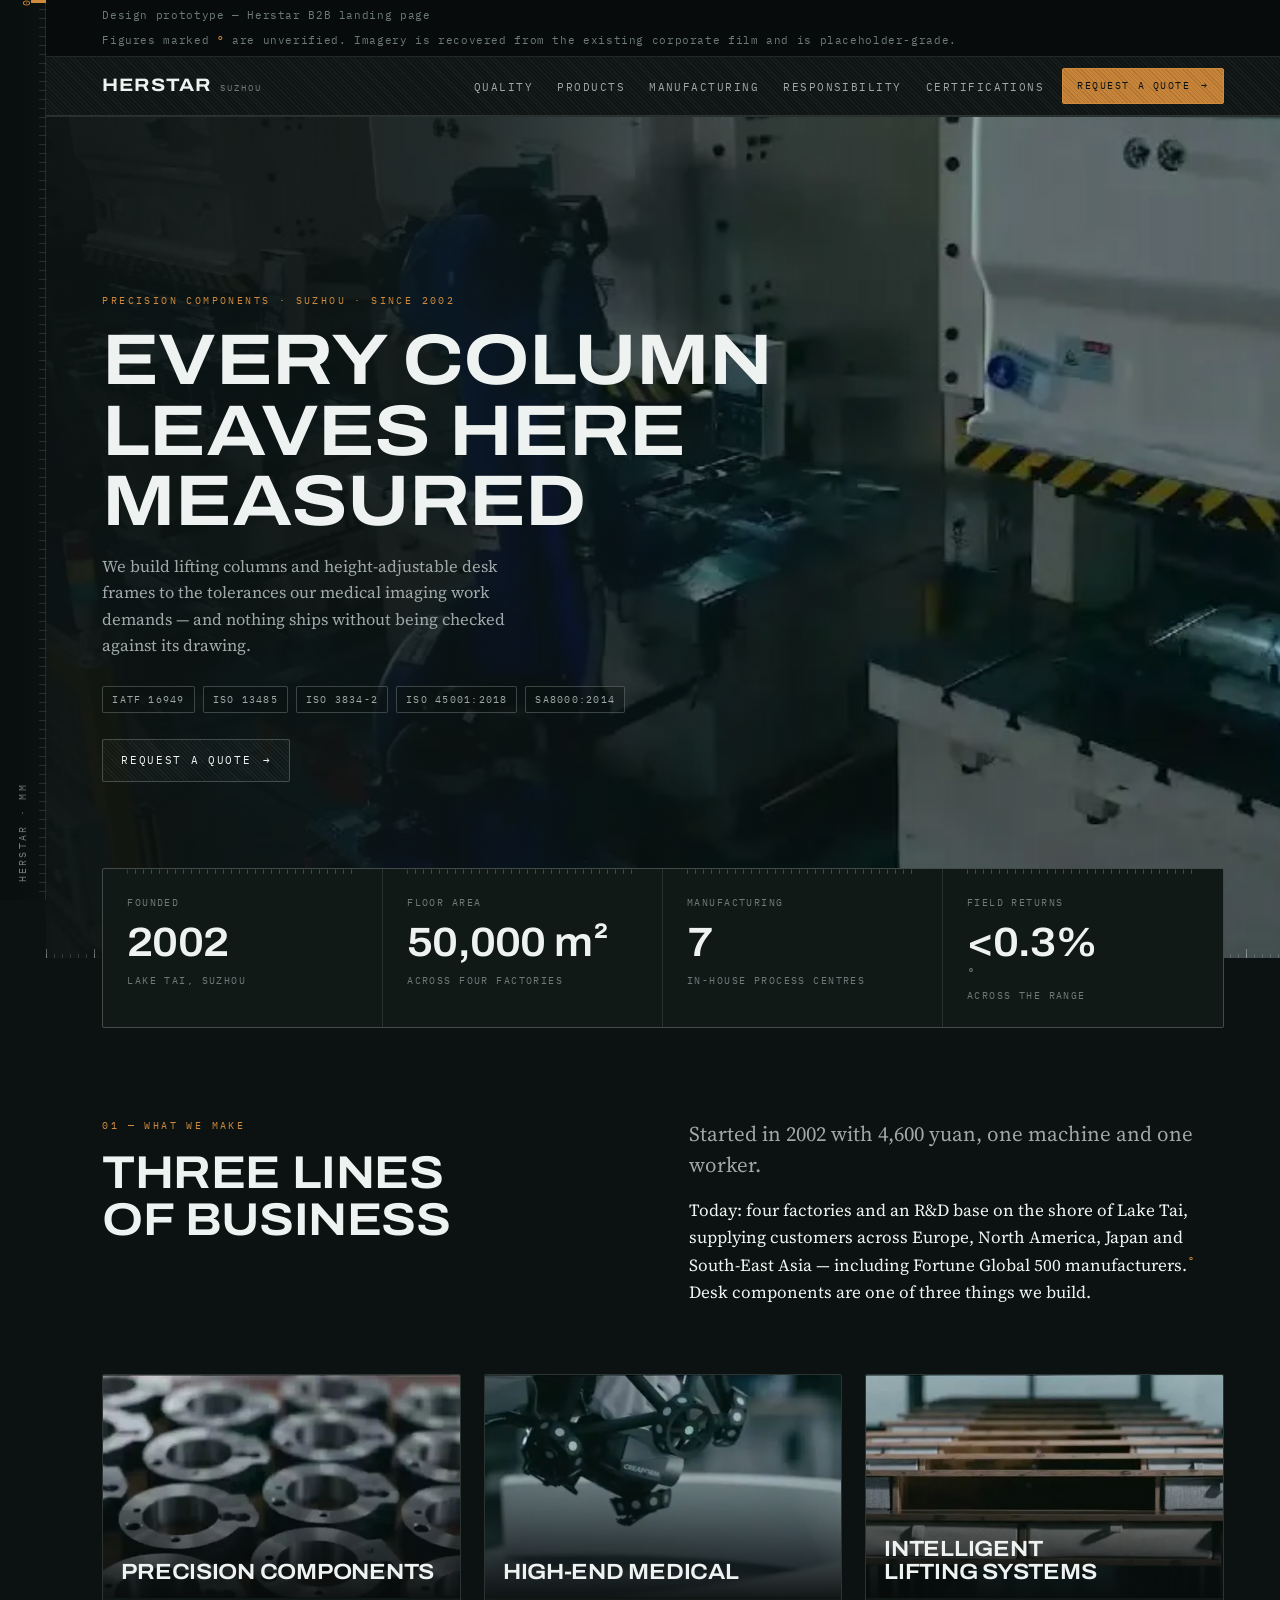
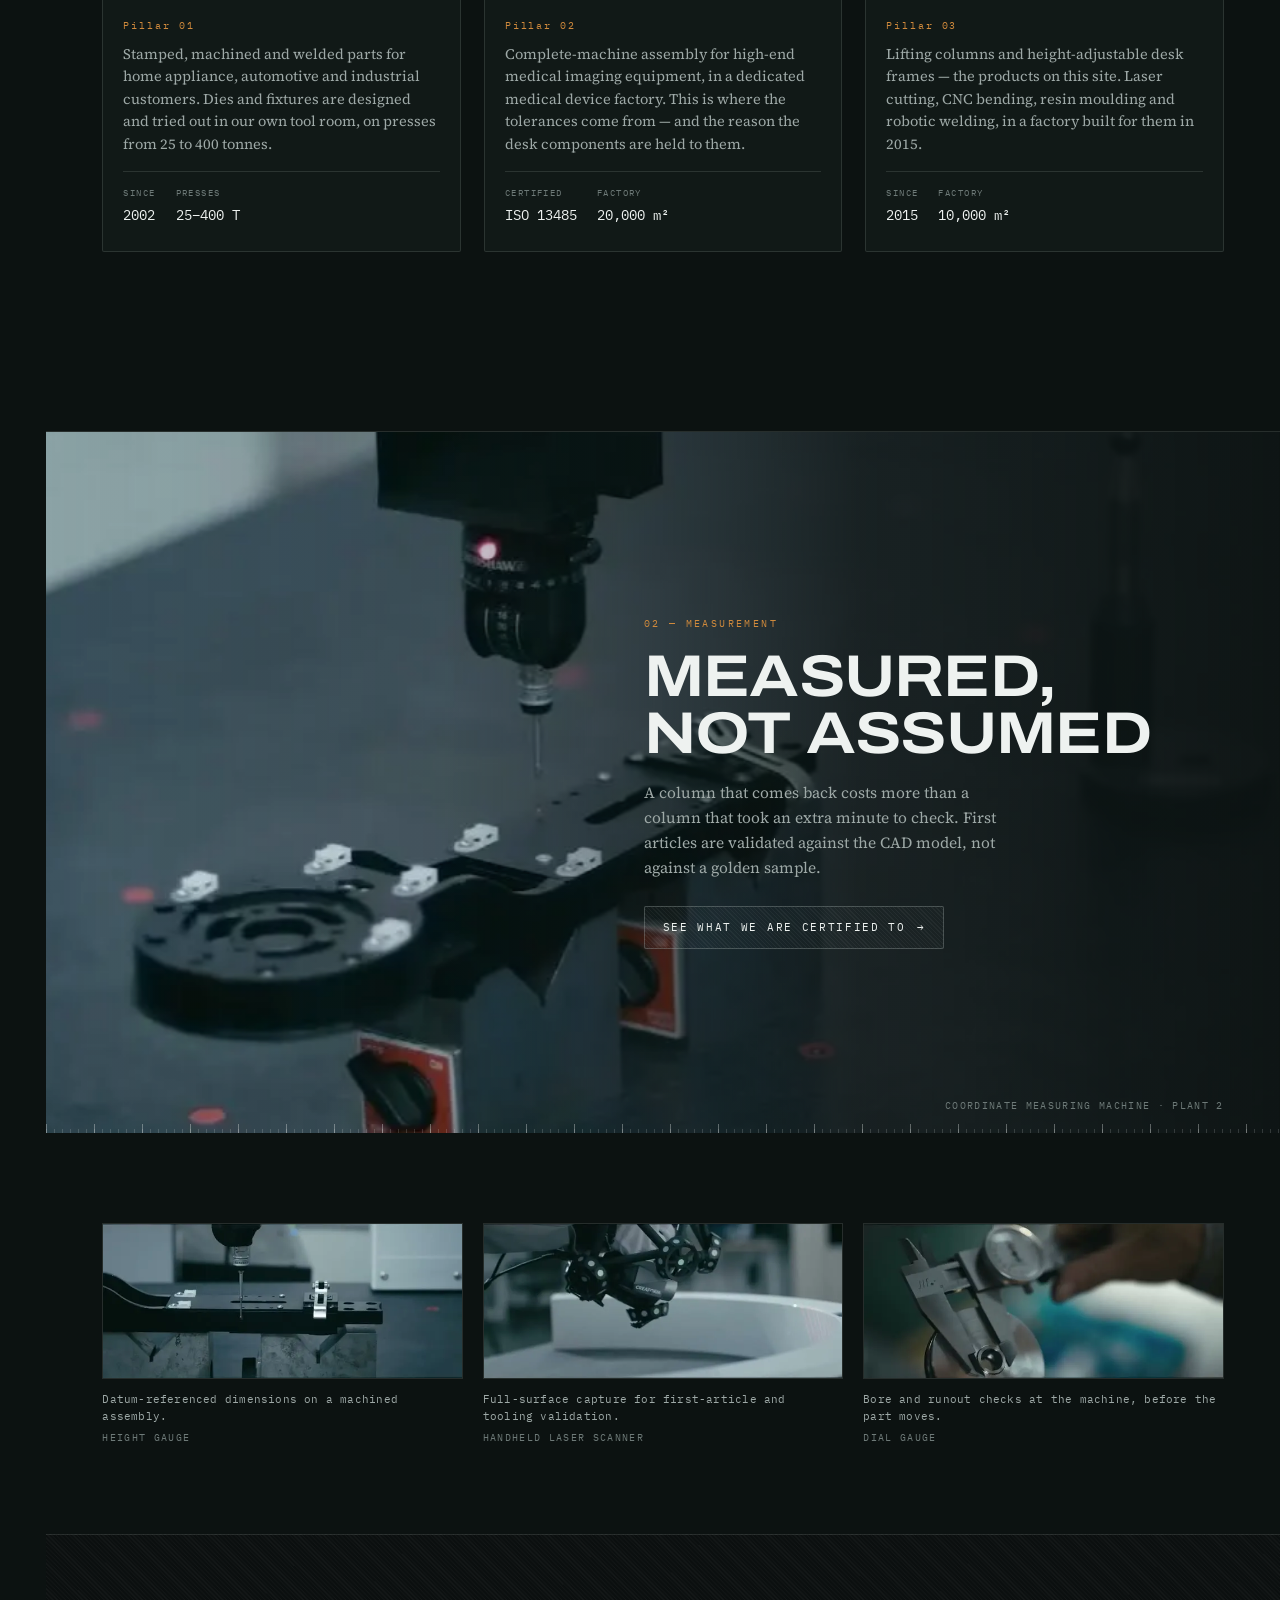
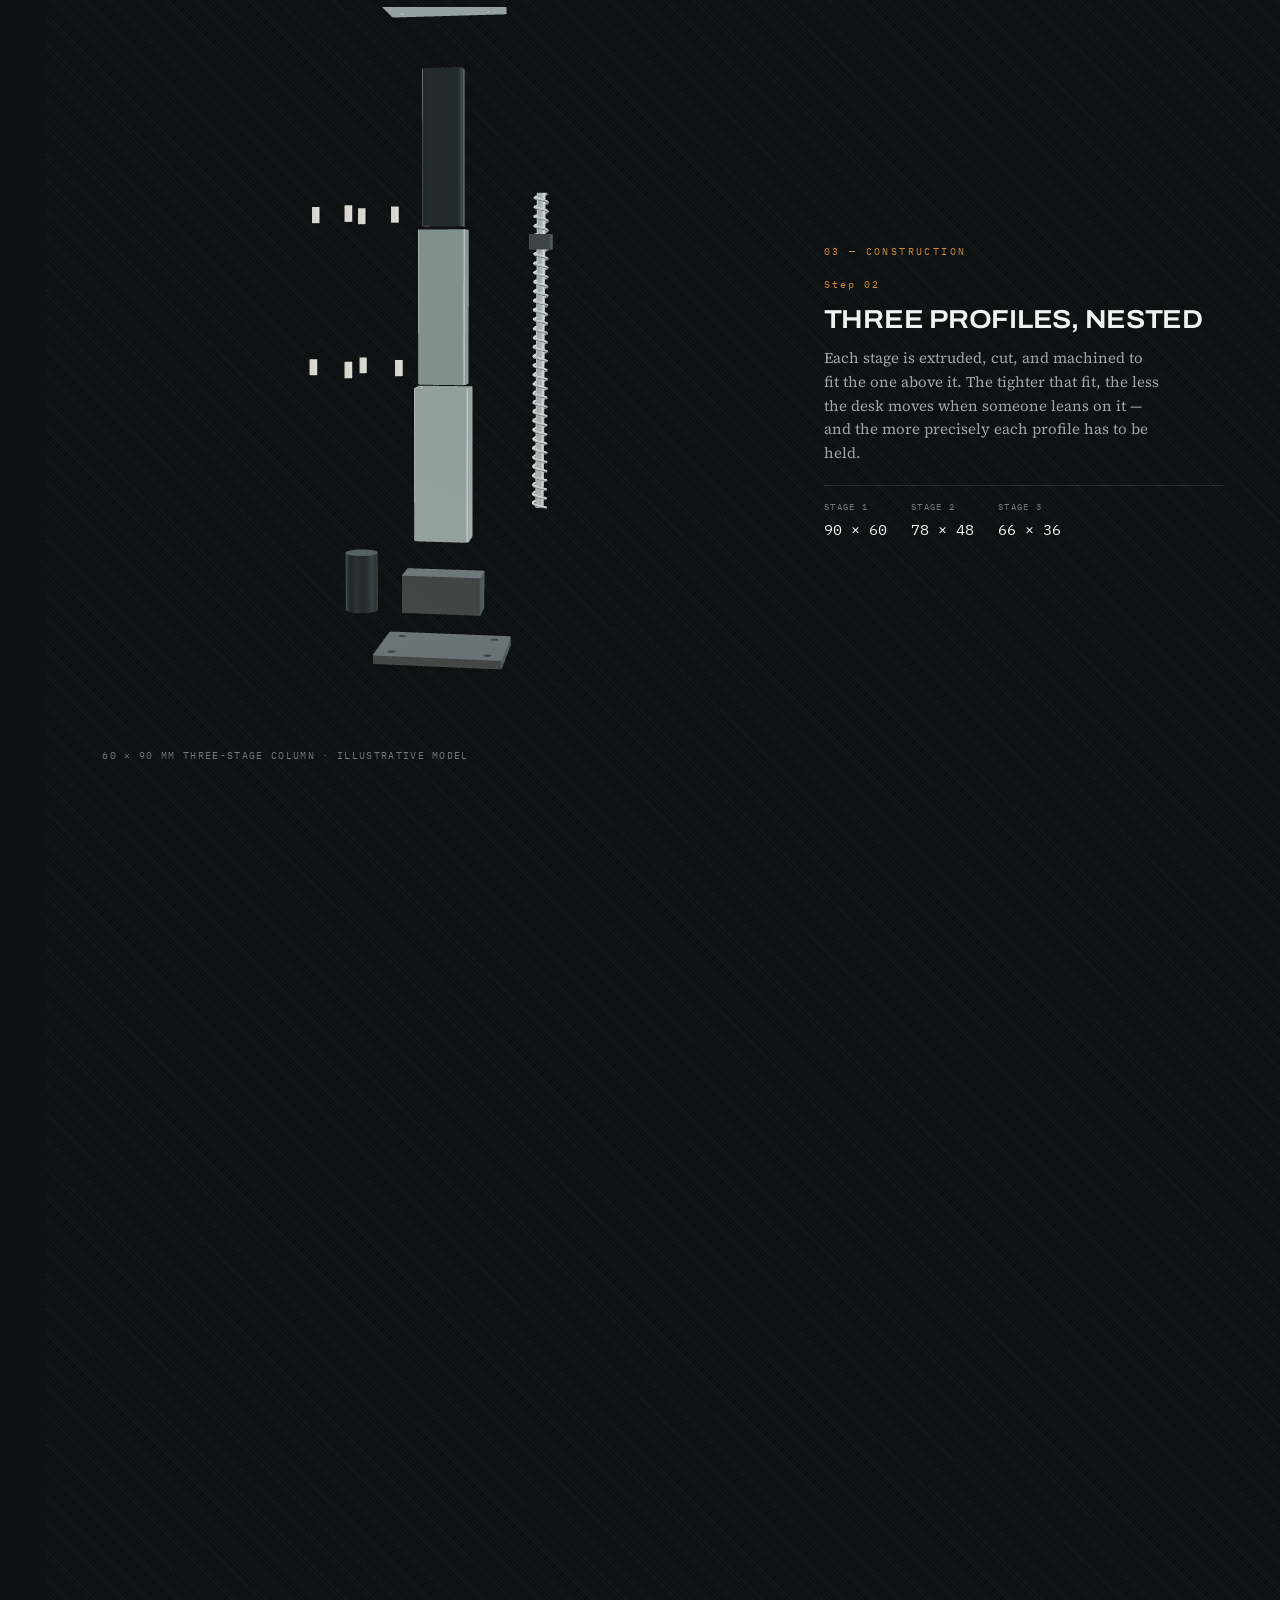
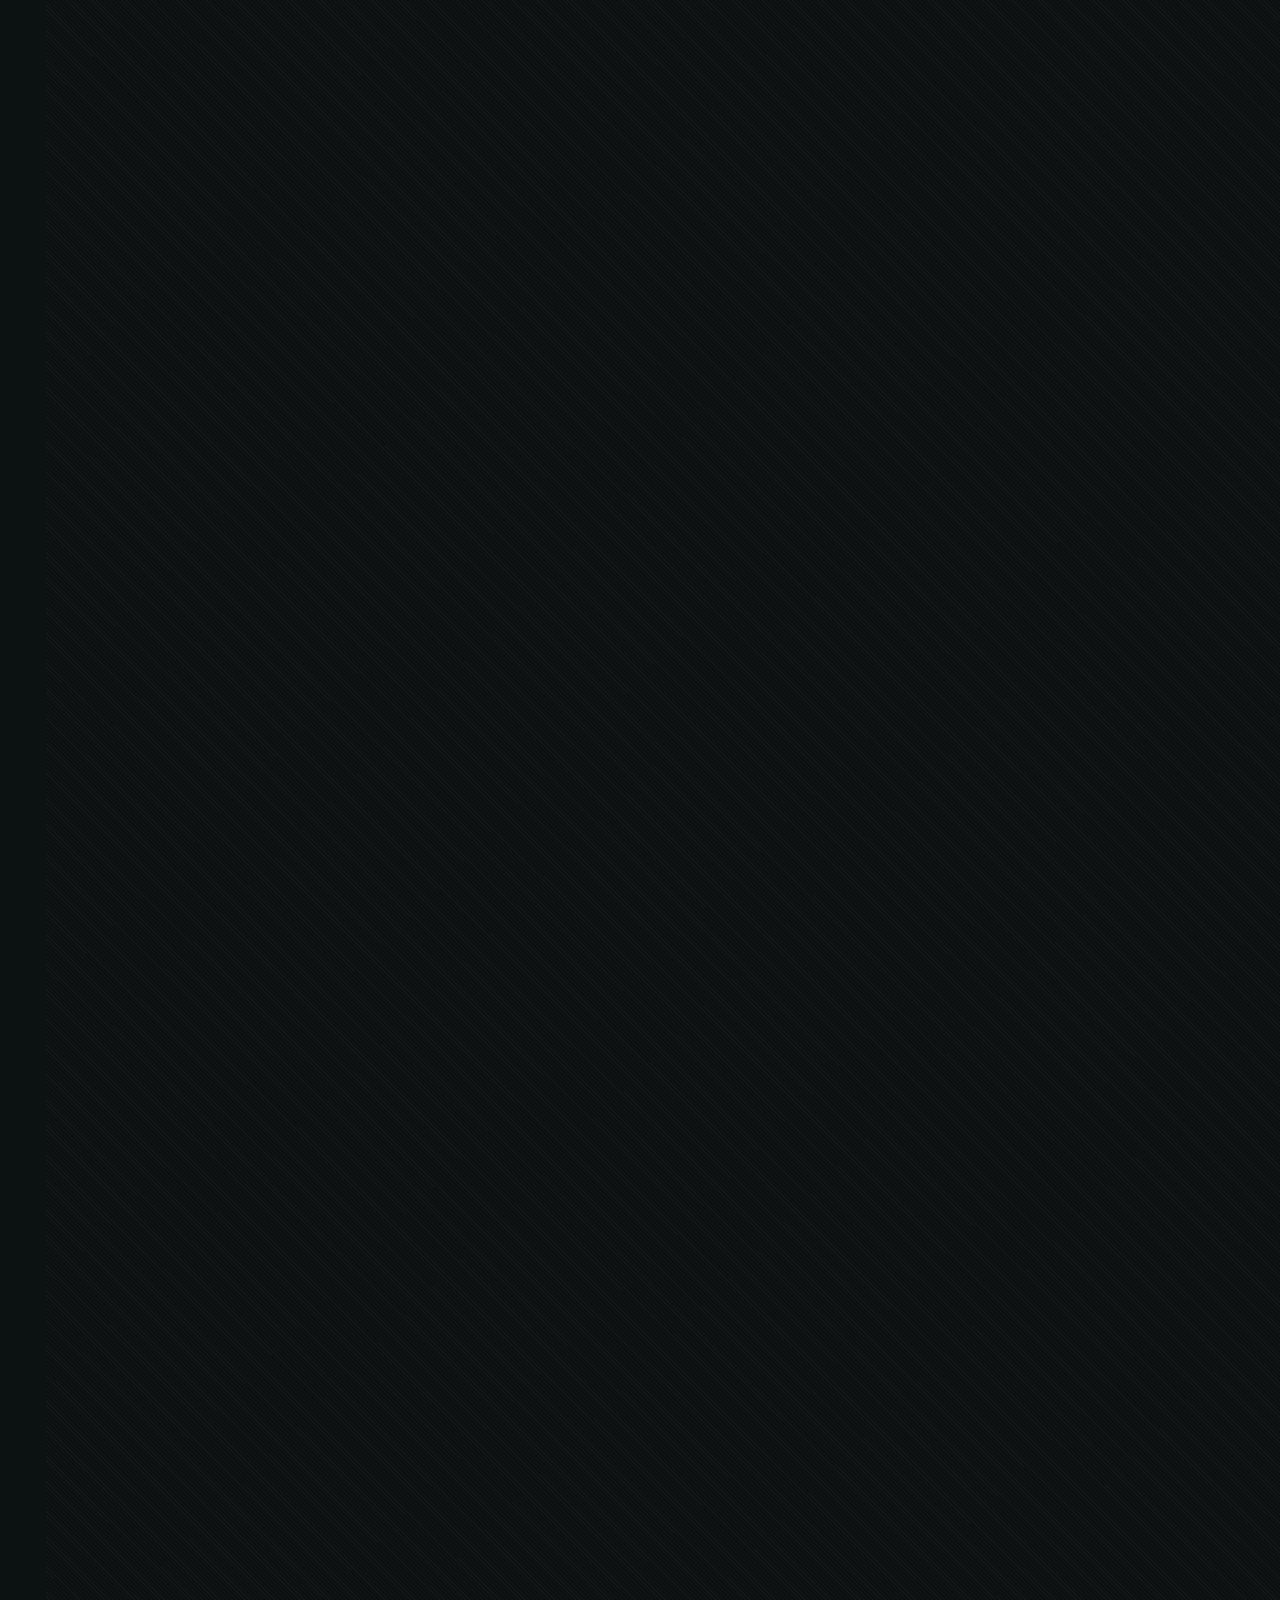
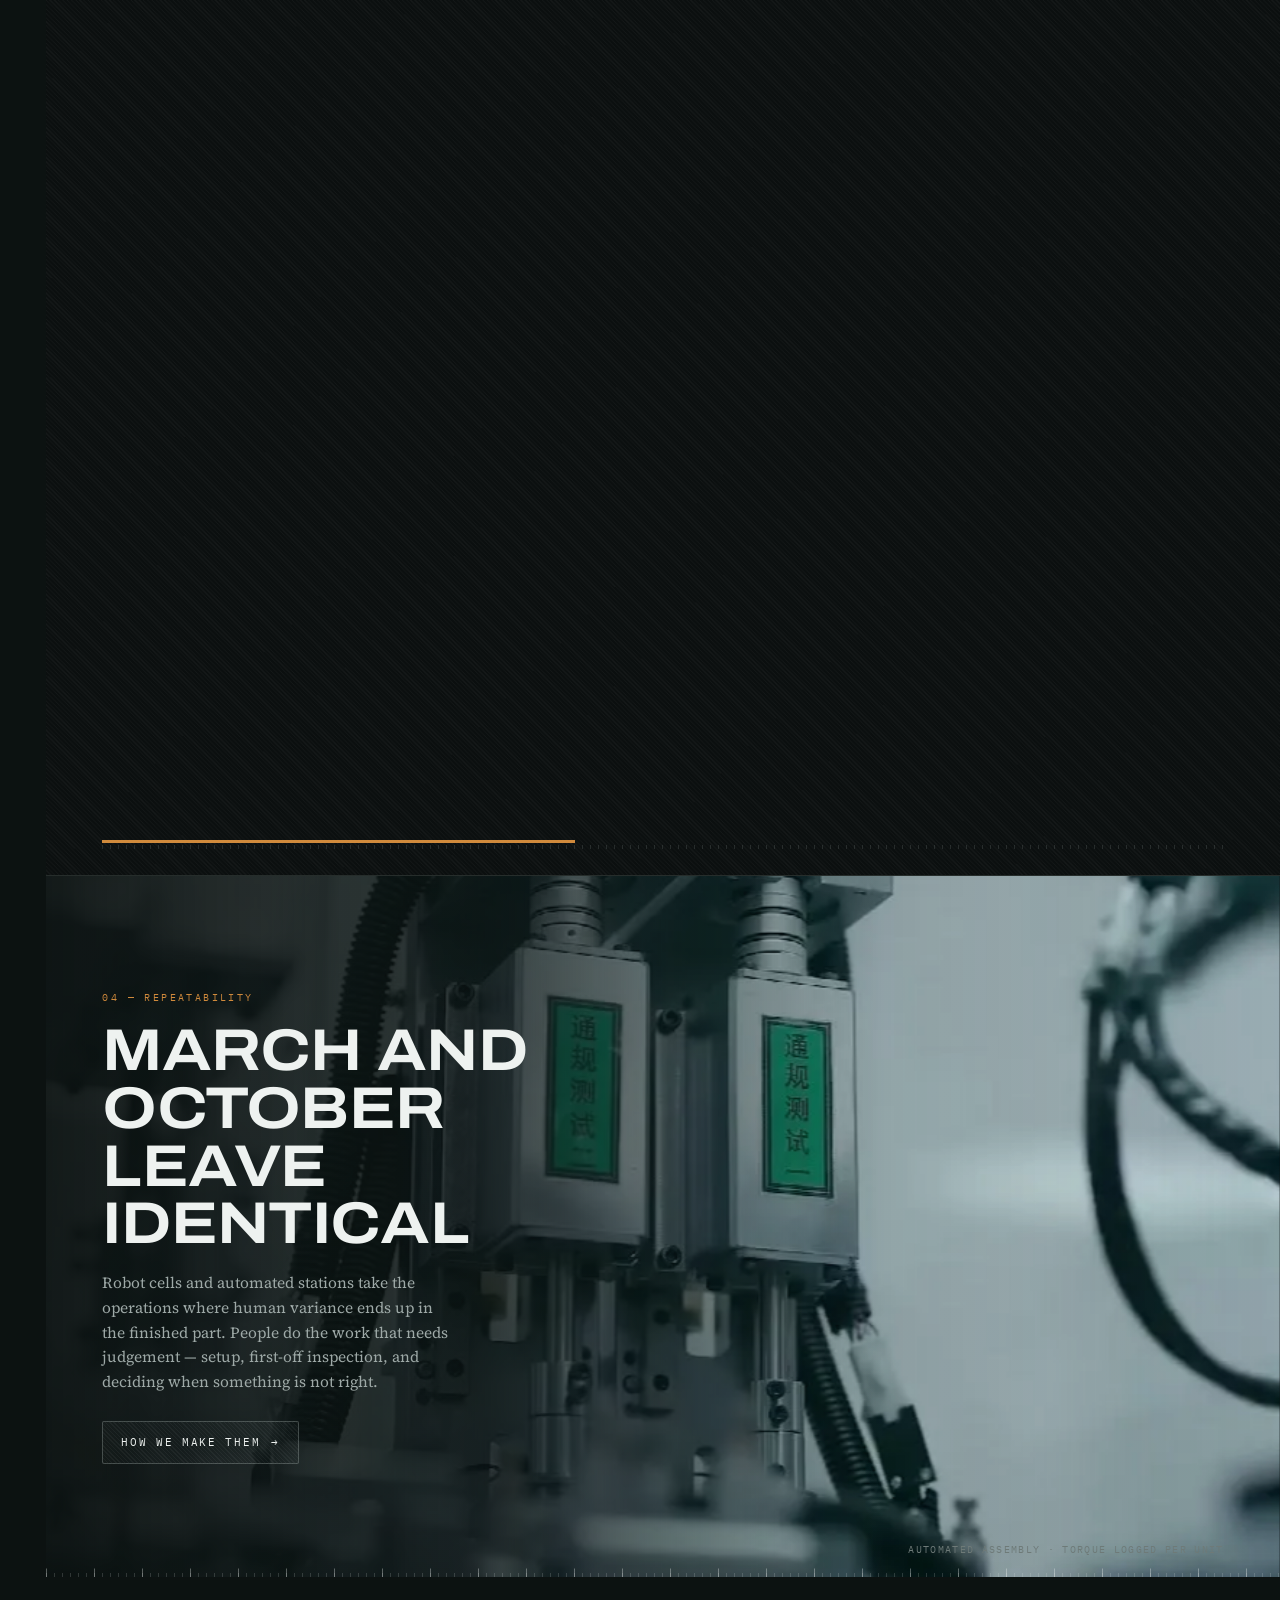
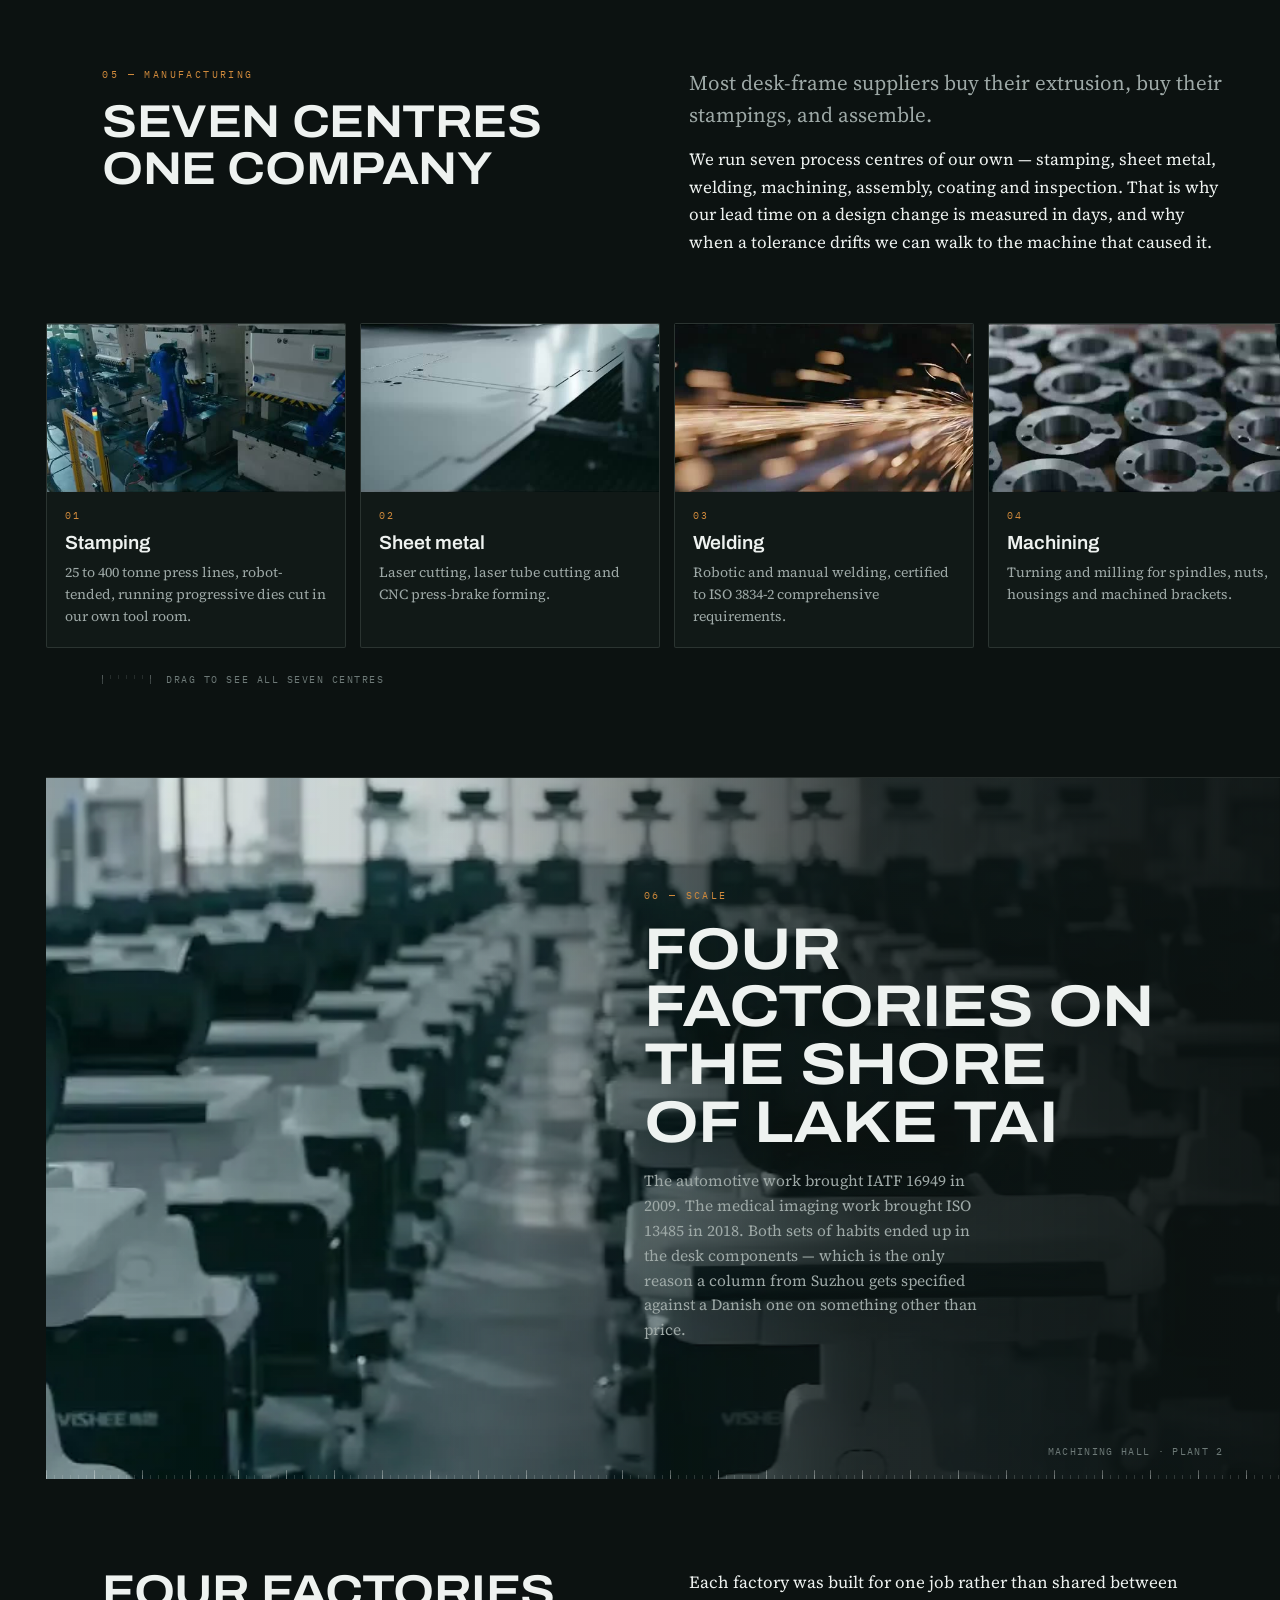
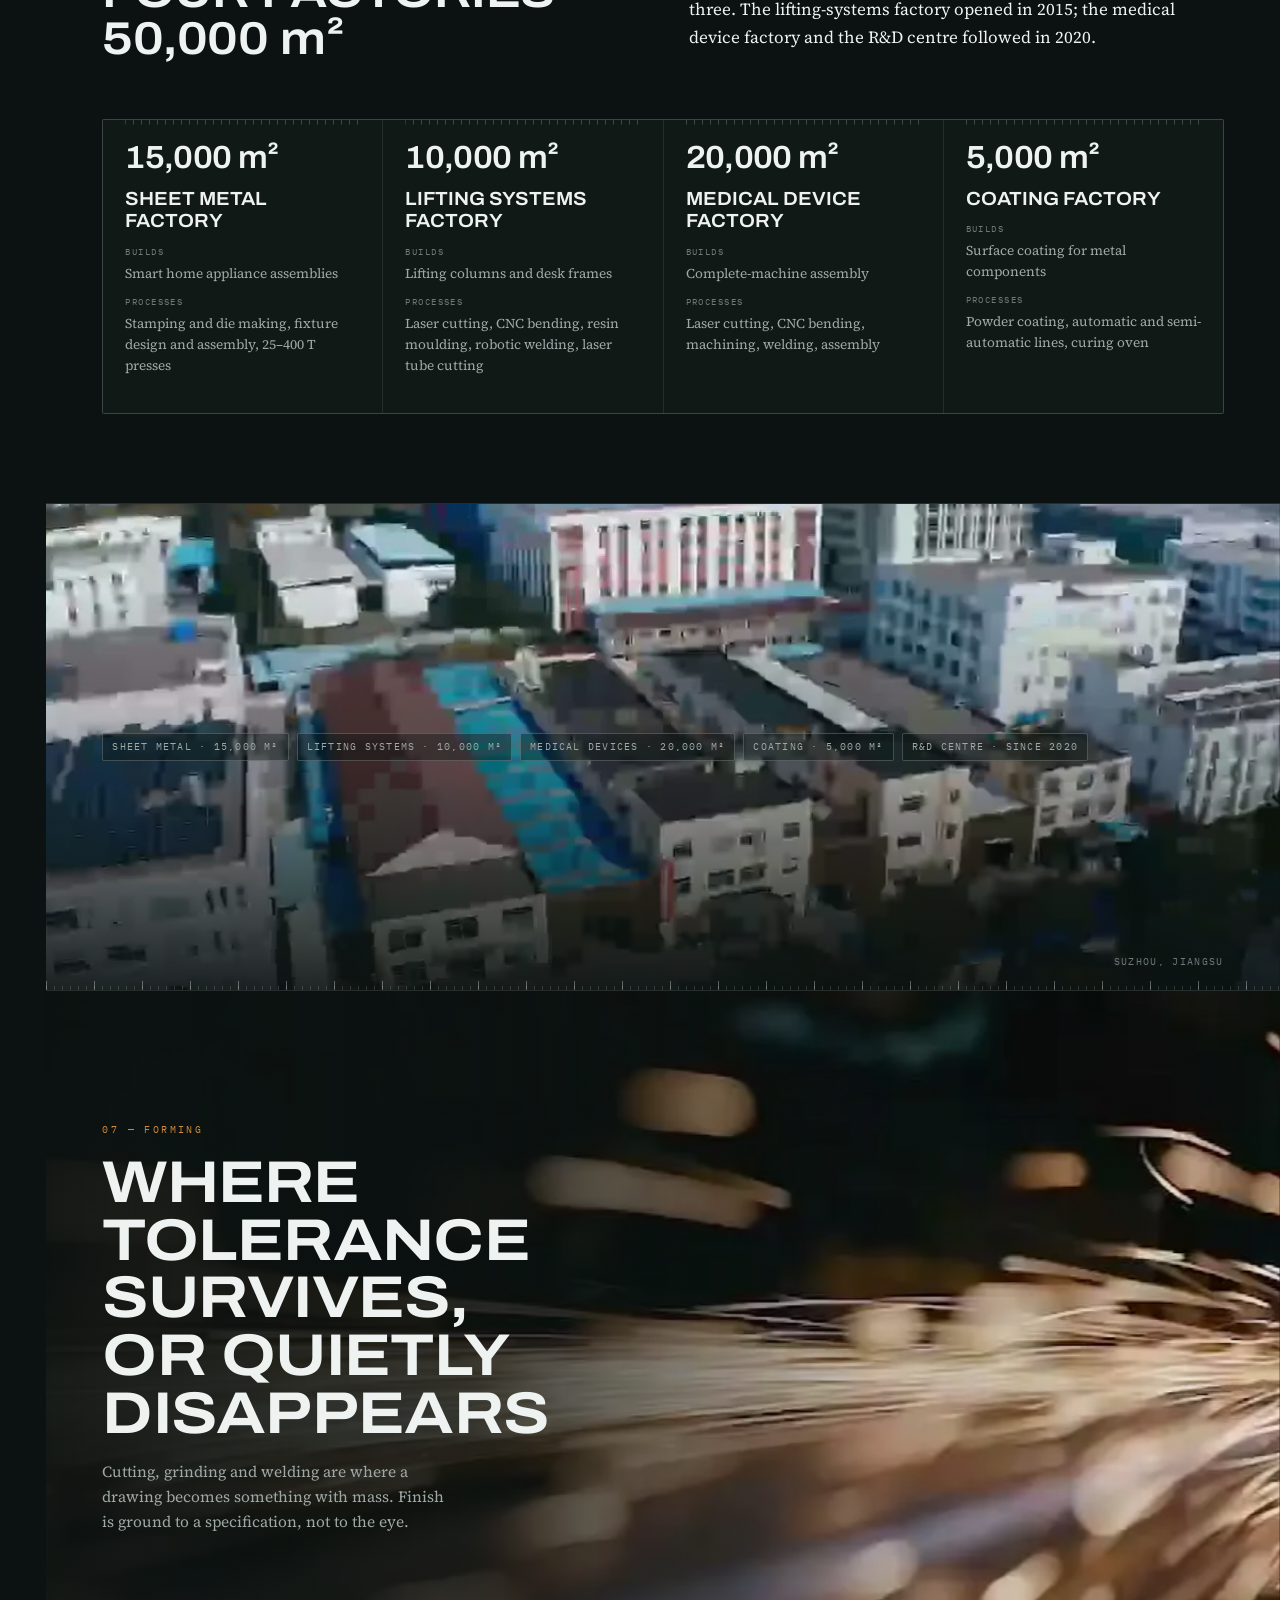
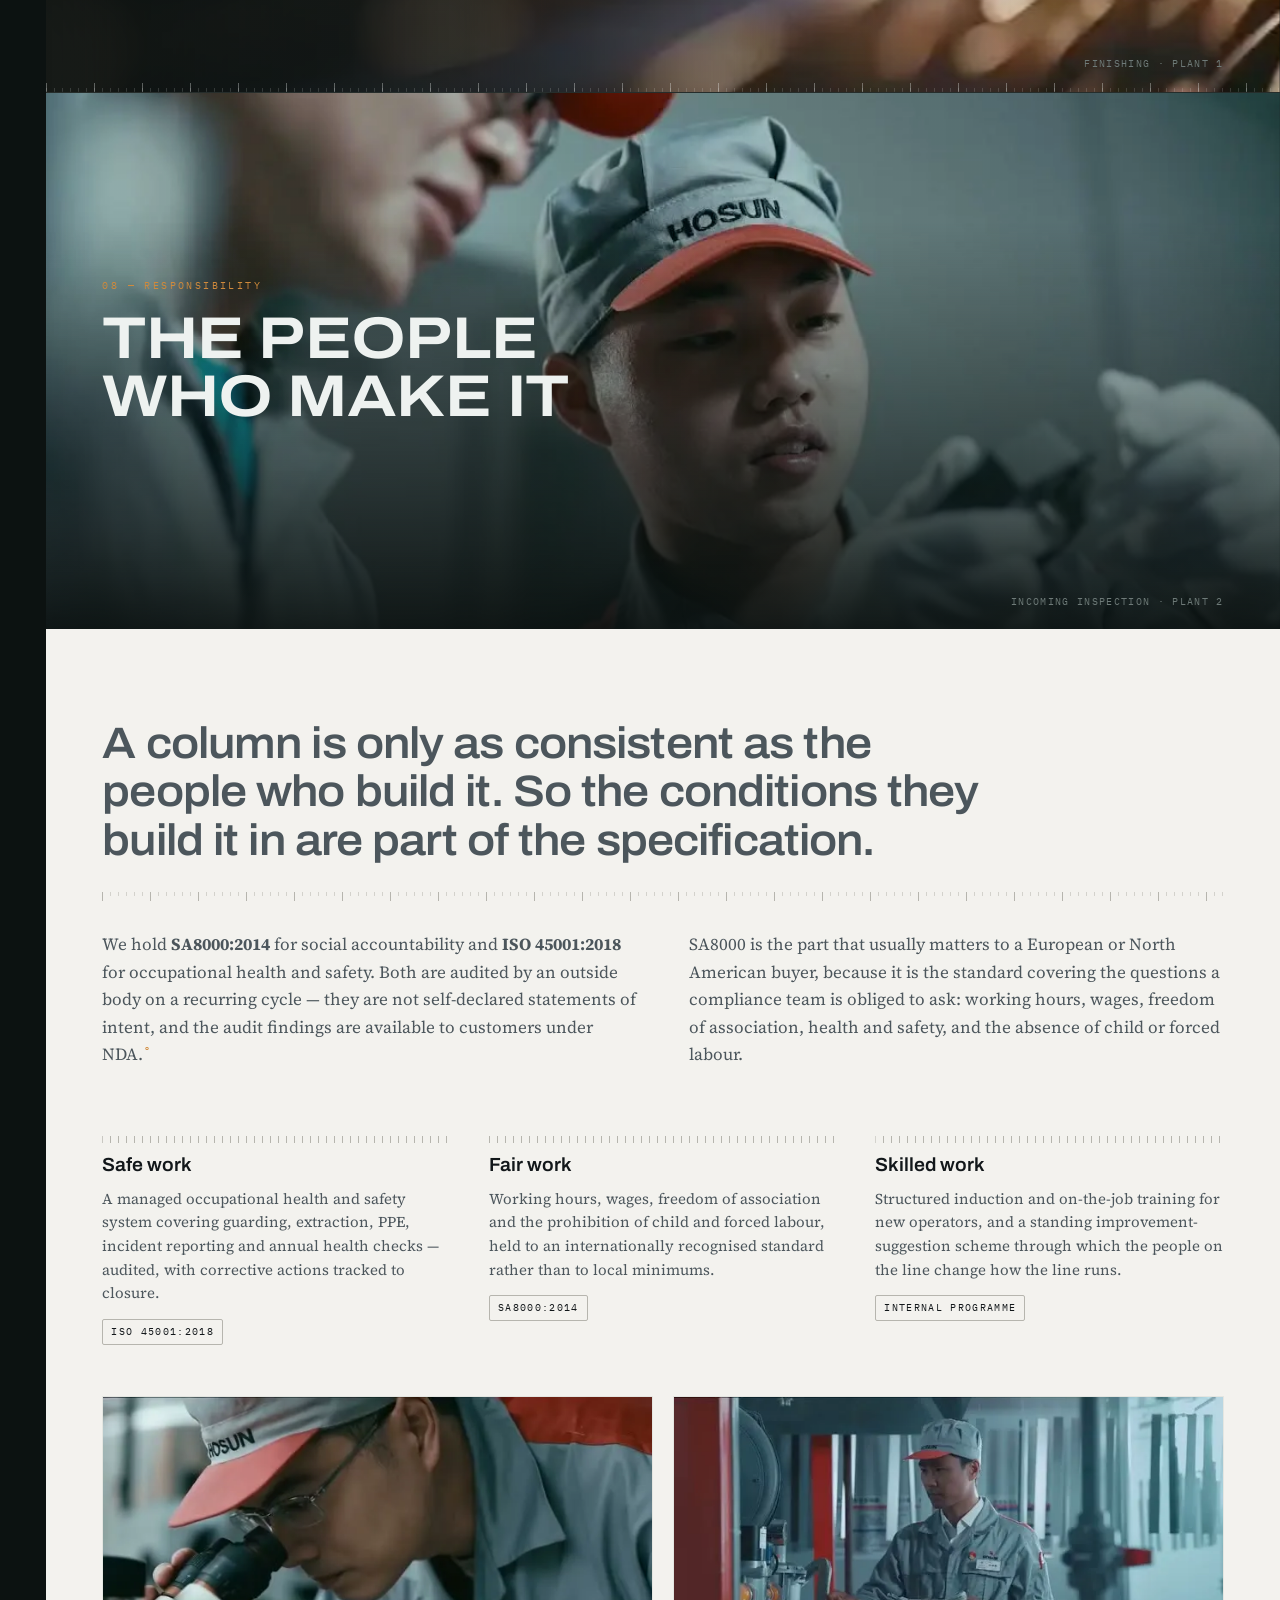
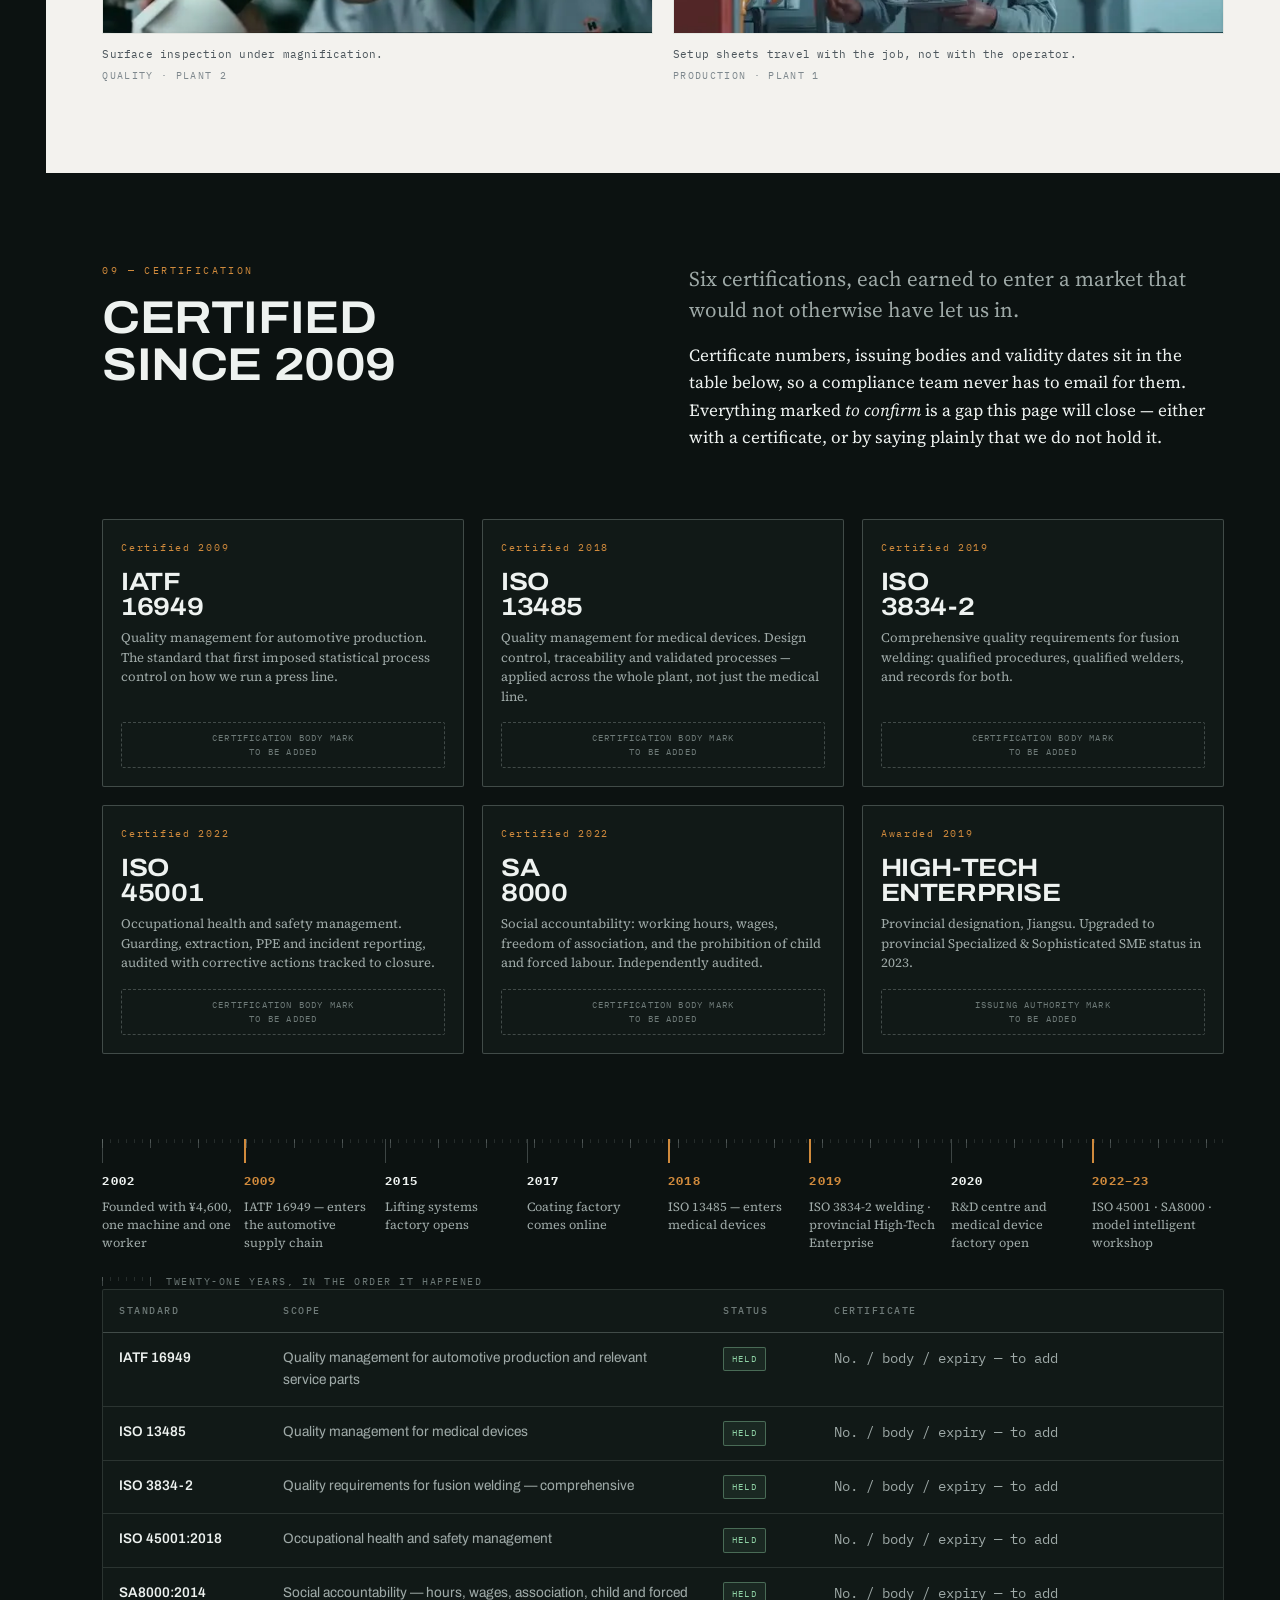
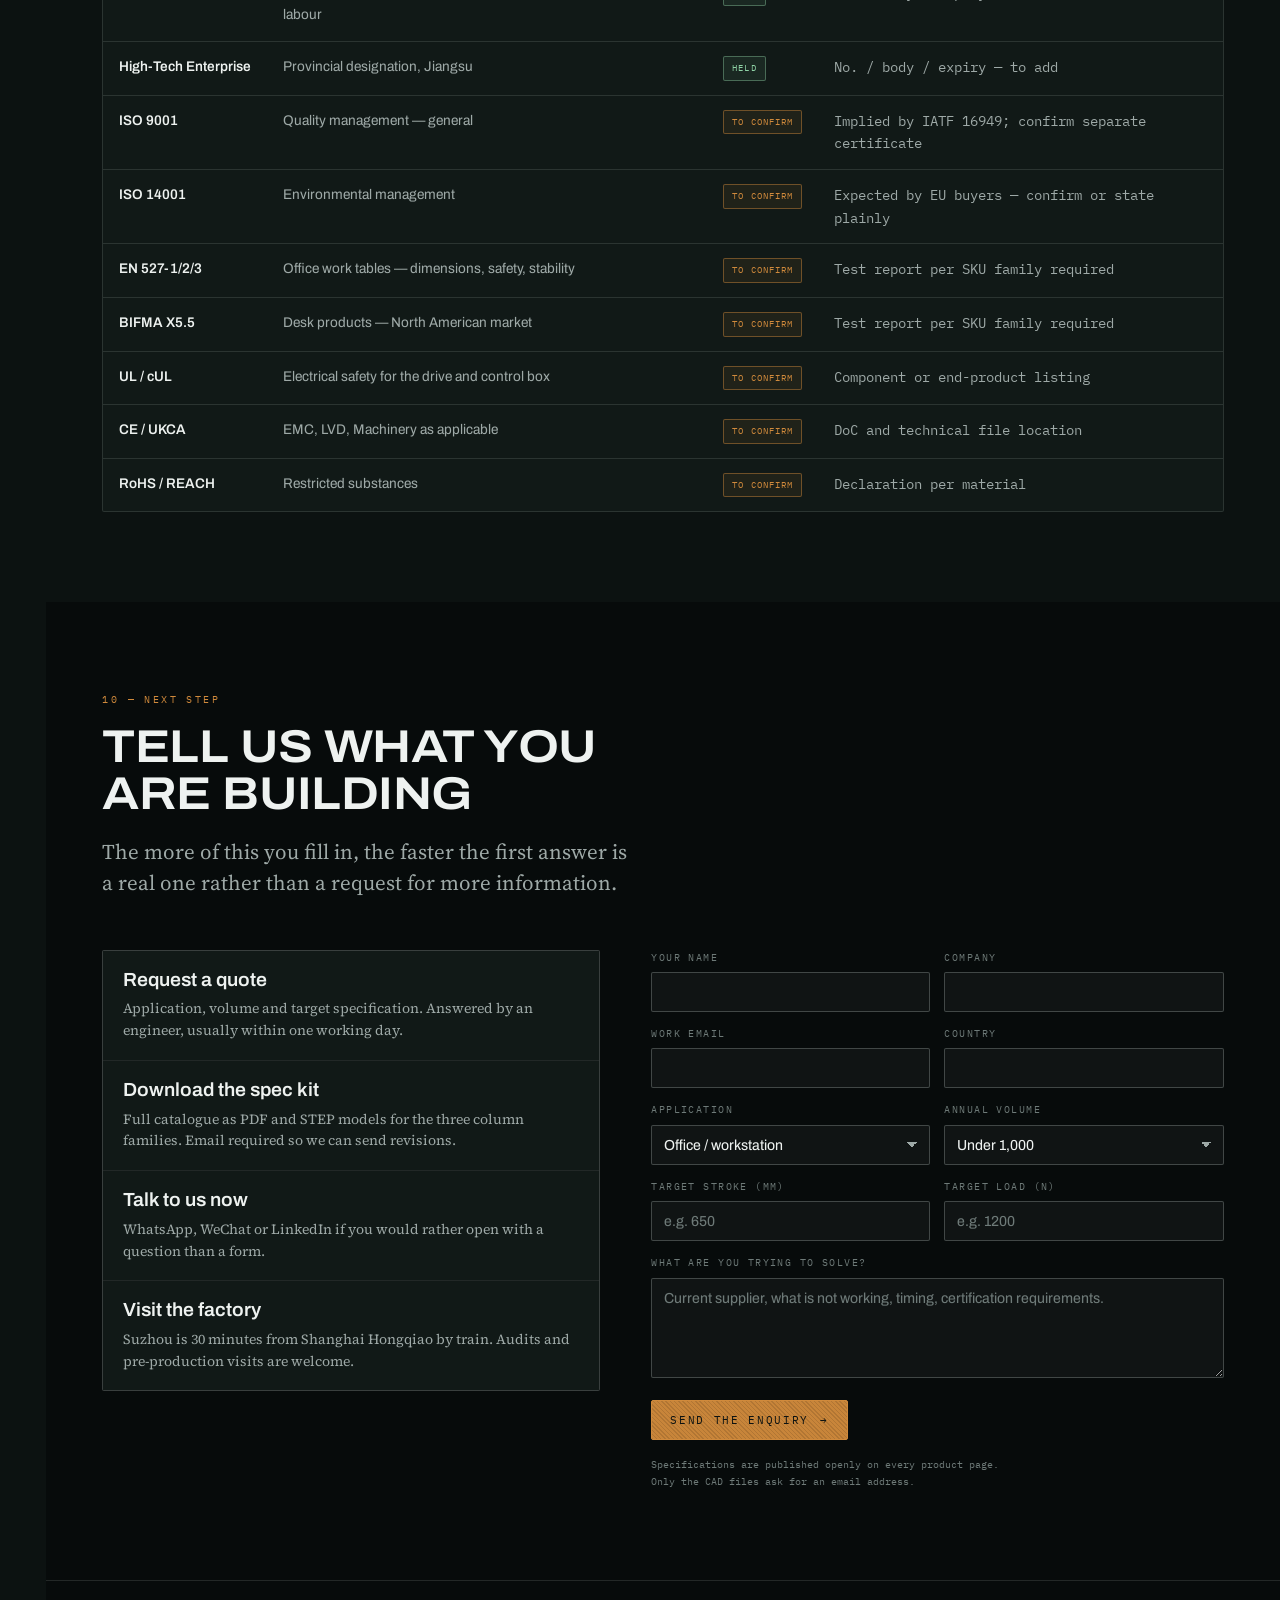
<file: b2b/index.html>
<!doctype html>
<html lang="en">
<head>
<meta charset="utf-8">
<meta name="viewport" content="width=device-width, initial-scale=1">
<title>Herstar — Lifting columns and height-adjustable desk frames, built in Suzhou</title>
<meta name="description" content="Suzhou Herstar builds lifting columns and height-adjustable desk frames to medical-device tolerances. Tooling, stamping, machining, sheet metal, welding and coating in-house. IATF 16949, ISO 13485, ISO 3834-2, ISO 45001, SA8000.">
<link rel="preconnect" href="https://fonts.googleapis.com">
<link rel="preconnect" href="https://fonts.gstatic.com" crossorigin>
<link rel="stylesheet" href="https://fonts.googleapis.com/css2?family=Archivo:wdth,wght@75..125,400..700&family=IBM+Plex+Mono:wght@400;500&family=Source+Serif+4:opsz,wght@8..60,400..600&display=swap">
<link rel="icon" href="data:image/svg+xml,%3Csvg xmlns='http://www.w3.org/2000/svg' viewBox='0 0 32 32'%3E%3Crect width='32' height='32' fill='%230C1211'/%3E%3Crect x='13' y='5' width='6' height='22' fill='%23D08A3C'/%3E%3Crect x='9' y='11' width='14' height='3' fill='%23F3F2EE'/%3E%3C/svg%3E">
<link rel="stylesheet" href="assets/css/site.css">
</head>
<body>

<!-- Remove this bar, every .vf marker and .foot-legal before a customer sees this. -->
<div class="proto"><div class="wrap">
  <span>Design prototype — Herstar B2B landing page</span>
  <span>Figures marked <b>°</b> are unverified. Imagery is recovered from the existing corporate film and is placeholder-grade.</span>
</div></div>

<!-- the spine: a millimetre rule down the edge of the whole site -->
<div class="spine" aria-hidden="true">
  <span class="spine-trail" style="height:0"></span>
  <span class="spine-mark" style="top:0"></span>
  <span class="spine-num" style="top:0">00</span>
  <span class="spine-cap">Herstar · mm</span>
</div>

<header class="nav">
  <div class="wrap">
    <a class="brand" href="#top">Herstar <span>Suzhou</span></a>
    <ul class="nav-links">
      <li><a href="#measurement">Quality</a></li>
      <li><a href="#construction">Products</a></li>
      <li><a href="#capability">Manufacturing</a></li>
      <li><a href="#responsibility">Responsibility</a></li>
      <li><a href="#compliance">Certifications</a></li>
    </ul>
    <a class="btn btn-sm btn-solid" href="#quote">Request a quote <span class="ar">&rarr;</span></a>
  </div>
</header>

<main id="top">

  <!-- ===================== 00 HERO ===================== -->
  <section class="chapter hero" data-ch="00">
    <picture>
      <source type="image/webp" srcset="assets/img/auto-robot-cell-960.webp 960w, assets/img/auto-robot-cell-1280.webp 1280w, assets/img/auto-robot-cell-1920.webp 1920w" sizes="100vw">
      <img src="assets/img/auto-robot-cell-1920.jpg" srcset="assets/img/auto-robot-cell-960.jpg 960w, assets/img/auto-robot-cell-1280.jpg 1280w, assets/img/auto-robot-cell-1920.jpg 1920w" sizes="100vw" alt="A line of six-axis robots tending stamping presses on the Herstar factory floor." fetchpriority="high" decoding="async">
    </picture>
    <div class="chapter-scrim scrim-l"></div>
    <div class="chapter-body">
      <div class="wrap">
        <div class="chapter-col">
          <span class="eyebrow">Precision components · Suzhou · Since 2002</span>
          <h1 class="chapter-h">Every column leaves here measured</h1>
          <p class="chapter-p">We build lifting columns and height-adjustable desk frames to the tolerances our medical imaging work demands — and nothing ships without being checked against its drawing.</p>
          <div class="chips" style="margin-bottom:26px">
            <span class="chip">IATF 16949</span>
            <span class="chip">ISO 13485</span>
            <span class="chip">ISO 3834-2</span>
            <span class="chip">ISO 45001:2018</span>
            <span class="chip">SA8000:2014</span>
          </div>
          <a class="btn" href="#quote">Request a quote <span class="ar">&rarr;</span></a>
        </div>
      </div>
    </div>
    <div class="scroll-cue"><i></i> Scroll</div>
    <span class="chapter-tag">Robot press cell · Plant 1</span>
    <div class="chapter-rule"></div>
  </section>

  <!-- stat band overlapping the hero, WEIMA-style -->
  <div class="statband">
    <div class="wrap">
      <div class="inner rv">
        <div class="stat"><span class="tick"><i></i></span><span>Founded</span><b data-plain="1">2002</b><span>Lake Tai, Suzhou</span></div>
        <div class="stat"><span class="tick"><i></i></span><span>Floor area</span><b data-count="50000" data-suffix=" m²">50,000 m²</b><span>Across four factories</span></div>
        <div class="stat"><span class="tick"><i></i></span><span>Manufacturing</span><b data-count="7">7</b><span>In-house process centres</span></div>
        <div class="stat"><span class="tick"><i></i></span><span>Field returns</span><b data-plain="1" data-sup="Published on hosunherstar.com with no stated basis. Needs period, population and definition of a return.">&lt;0.3%</b><span>Across the range</span></div>
      </div>
    </div>
  </div>


  <!-- ===================== 01 WHAT WE MAKE — the three pillars ===================== -->
  <section class="sec" id="pillars" data-ch="01">
    <div class="wrap">
      <div class="sec-head two rv">
        <div>
          <span class="eyebrow">01 — What we make</span>
          <h2>Three lines<br>of business</h2>
        </div>
        <div>
          <p class="lede">Started in 2002 with 4,600 yuan, one machine and one worker.</p>
          <p>Today: four factories and an R&amp;D base on the shore of Lake Tai, supplying customers across Europe, North America, Japan and South-East Asia — including Fortune Global 500 manufacturers.<span class="vf" title="Claimed on hosun.cn. Confirm which customers may be named publicly before this line goes live.">°</span> Desk components are one of three things we build.</p>
        </div>
      </div>

      <div class="pillars rv">
        <article class="pillar">
          <div class="shot">
            <picture>
              <source type="image/webp" srcset="assets/img/cap-machined-parts-640.webp 640w, assets/img/cap-machined-parts-960.webp 960w" sizes="(max-width:900px) 100vw, 33vw">
              <img src="assets/img/cap-machined-parts-960.jpg" alt="Rows of identical machined aluminium flanges after machining." loading="lazy" decoding="async">
            </picture>
            <h3 class="label">Precision components</h3>
          </div>
          <div class="txt">
            <span class="n">Pillar 01</span>
            <p>Stamped, machined and welded parts for home appliance, automotive and industrial customers. Dies and fixtures are designed and tried out in our own tool room, on presses from 25 to 400 tonnes.</p>
            <dl>
              <div><dt>Since</dt><dd>2002</dd></div>
              <div><dt>Presses</dt><dd>25–400 T</dd></div>
            </dl>
          </div>
        </article>

        <article class="pillar">
          <div class="shot">
            <picture>
              <source type="image/webp" srcset="assets/img/hero-metrology-scanner-640.webp 640w, assets/img/hero-metrology-scanner-960.webp 960w" sizes="(max-width:900px) 100vw, 33vw">
              <img src="assets/img/hero-metrology-scanner-960.jpg" alt="A handheld blue-light laser scanner passing over a white machined component." loading="lazy" decoding="async">
            </picture>
            <h3 class="label">High-end medical</h3>
          </div>
          <div class="txt">
            <span class="n">Pillar 02</span>
            <p>Complete-machine assembly for high-end medical imaging equipment, in a dedicated medical device factory. This is where the tolerances come from — and the reason the desk components are held to them.</p>
            <dl>
              <div><dt>Certified</dt><dd>ISO 13485</dd></div>
              <div><dt>Factory</dt><dd>20,000 m²</dd></div>
            </dl>
          </div>
        </article>

        <article class="pillar">
          <div class="shot">
            <picture>
              <source type="image/webp" srcset="assets/img/product-frames-line-640.webp 640w, assets/img/product-frames-line-960.webp 960w" sizes="(max-width:900px) 100vw, 33vw">
              <img src="assets/img/product-frames-line-960.jpg" alt="Height-adjustable desk frames moving along an assembly line." loading="lazy" decoding="async">
            </picture>
            <h3 class="label">Intelligent lifting systems</h3>
          </div>
          <div class="txt">
            <span class="n">Pillar 03</span>
            <p>Lifting columns and height-adjustable desk frames — the products on this site. Laser cutting, CNC bending, resin moulding and robotic welding, in a factory built for them in 2015.</p>
            <dl>
              <div><dt>Since</dt><dd>2015</dd></div>
              <div><dt>Factory</dt><dd>10,000 m²</dd></div>
            </dl>
          </div>
        </article>
      </div>
    </div>
  </section>

  <!-- ===================== 02 MEASUREMENT ===================== -->
  <section class="chapter" id="measurement" data-ch="02" style="margin-top:clamp(56px,7vw,104px)">
    <picture>
      <source type="image/webp" srcset="assets/img/qc-cmm-probe-960.webp 960w, assets/img/qc-cmm-probe-1280.webp 1280w, assets/img/qc-cmm-probe-1920.webp 1920w" sizes="100vw">
      <img src="assets/img/qc-cmm-probe-1920.jpg" srcset="assets/img/qc-cmm-probe-960.jpg 960w, assets/img/qc-cmm-probe-1280.jpg 1280w, assets/img/qc-cmm-probe-1920.jpg 1920w" sizes="100vw" alt="A touch probe measuring a black machined component on a granite table under red alignment lasers." loading="lazy" decoding="async">
    </picture>
    <div class="chapter-scrim scrim-r"></div>
    <div class="chapter-body">
      <div class="wrap">
        <div class="chapter-col right">
          <span class="eyebrow">02 — Measurement</span>
          <h2 class="chapter-h">Measured, not assumed</h2>
          <p class="chapter-p">A column that comes back costs more than a column that took an extra minute to check. First articles are validated against the CAD model, not against a golden sample.</p>
          <a class="btn" href="#compliance">See what we are certified to <span class="ar">&rarr;</span></a>
        </div>
      </div>
    </div>
    <span class="chapter-tag">Coordinate measuring machine · Plant 2</span>
    <div class="chapter-rule"></div>
  </section>

  <section class="sec">
    <div class="wrap">
      <div class="figs rv">
        <figure class="fig">
          <div class="shot">
            <picture>
              <source type="image/webp" srcset="assets/img/qc-height-gauge-640.webp 640w, assets/img/qc-height-gauge-960.webp 960w" sizes="(max-width:900px) 100vw, 33vw">
              <img src="assets/img/qc-height-gauge-960.jpg" srcset="assets/img/qc-height-gauge-640.jpg 640w, assets/img/qc-height-gauge-960.jpg 960w" sizes="(max-width:900px) 100vw, 33vw" width="960" height="414" alt="A measuring probe descending onto a black machined bracket held in a fixture." loading="lazy" decoding="async">
            </picture>
          </div>
          <figcaption>Datum-referenced dimensions on a machined assembly.<span class="who">Height gauge</span></figcaption>
        </figure>
        <figure class="fig">
          <div class="shot">
            <picture>
              <source type="image/webp" srcset="assets/img/hero-metrology-scanner-640.webp 640w, assets/img/hero-metrology-scanner-960.webp 960w" sizes="(max-width:900px) 100vw, 33vw">
              <img src="assets/img/hero-metrology-scanner-960.jpg" srcset="assets/img/hero-metrology-scanner-640.jpg 640w, assets/img/hero-metrology-scanner-960.jpg 960w" sizes="(max-width:900px) 100vw, 33vw" width="960" height="414" alt="A handheld blue-light laser scanner passing over a white machined component." loading="lazy" decoding="async">
            </picture>
          </div>
          <figcaption>Full-surface capture for first-article and tooling validation.<span class="who">Handheld laser scanner</span></figcaption>
        </figure>
        <figure class="fig">
          <div class="shot">
            <picture>
              <source type="image/webp" srcset="assets/img/qc-dial-gauge-640.webp 640w, assets/img/qc-dial-gauge-960.webp 960w" sizes="(max-width:900px) 100vw, 33vw">
              <img src="assets/img/qc-dial-gauge-960.jpg" srcset="assets/img/qc-dial-gauge-640.jpg 640w, assets/img/qc-dial-gauge-960.jpg 960w" sizes="(max-width:900px) 100vw, 33vw" width="960" height="414" alt="A dial gauge on a bore, held by a gloved hand." loading="lazy" decoding="async">
            </picture>
          </div>
          <figcaption>Bore and runout checks at the machine, before the part moves.<span class="who">Dial gauge</span></figcaption>
        </figure>
      </div>
    </div>
  </section>

  <!-- ===================== 02 CONSTRUCTION ===================== -->
  <section class="dissect" id="construction" data-ch="07">
    <div class="dissect-track">
      <div class="dissect-stick">
        <div>
          <div class="dissect-canvas">
            <canvas id="column-canvas" aria-label="Interactive exploded view of a three-stage lifting column" role="img"></canvas>
            <img class="dissect-fallback" src="assets/img/cap-machined-parts-960.jpg" alt="Machined aluminium components arranged in rows." width="960" height="414">
            <span class="dissect-scale">60 × 90 mm three-stage column · illustrative model</span>
          </div>
        </div>
        <div>
          <span class="eyebrow">03 — Construction</span>
          <div class="dissect-steps">
            <div class="step on">
              <span class="n">Step 01</span>
              <h3>A column is not an extrusion with a motor in it</h3>
              <p>Eleven machined parts, three anodised profiles, a ground spindle and a set of glide pads — assembled and tested as one unit. Scroll to take it apart.</p>
              <dl>
                <div><dt>Profile</dt><dd>60 × 90 mm</dd></div>
                <div><dt>Stages</dt><dd>3</dd></div>
                <div><dt>Wall</dt><dd>3.0 mm</dd></div>
              </dl>
            </div>
            <div class="step">
              <span class="n">Step 02</span>
              <h3>Three profiles, nested</h3>
              <p>Each stage is extruded, cut, and machined to fit the one above it. The tighter that fit, the less the desk moves when someone leans on it — and the more precisely each profile has to be held.</p>
              <dl>
                <div><dt>Stage 1</dt><dd>90 × 60</dd></div>
                <div><dt>Stage 2</dt><dd>78 × 48</dd></div>
                <div><dt>Stage 3</dt><dd>66 × 36</dd></div>
              </dl>
            </div>
            <div class="step">
              <span class="n">Step 03</span>
              <h3>Overlap is what kills wobble</h3>
              <p>At full extension the stages still share a length of engagement. That overlap, and the four POM glide pads inside it, decide how much the top of a desk deflects under a sideways push. It is the number worth arguing about.</p>
              <dl>
                <div><dt>Overlap</dt><dd>90 mm<span class="vf" title="Representative geometry. Replace with the drawing value.">°</span></dd></div>
                <div><dt>Pads</dt><dd>4 per stage</dd></div>
              </dl>
            </div>
            <div class="step">
              <span class="n">Step 04</span>
              <h3>The drive train is ours too</h3>
              <p>Spindle, nut and gearbox housing are machined and assembled in the same building as the profiles they sit inside. When a column runs quieter than the last batch, we know which machine to walk to.</p>
              <dl>
                <div><dt>Spindle</dt><dd>Ground steel</dd></div>
                <div><dt>Nut</dt><dd>Machined</dd></div>
              </dl>
            </div>
          </div>
        </div>
      </div>
      <div class="dissect-progress"><i></i></div>
    </div>
  </section>

  <!-- ===================== 03 REPEATABILITY ===================== -->
  <section class="chapter" id="repeatability" data-ch="03">
    <picture>
      <source type="image/webp" srcset="assets/img/auto-assembly-960.webp 960w, assets/img/auto-assembly-1280.webp 1280w, assets/img/auto-assembly-1920.webp 1920w" sizes="100vw">
      <img src="assets/img/auto-assembly-1920.jpg" srcset="assets/img/auto-assembly-960.jpg 960w, assets/img/auto-assembly-1280.jpg 1280w, assets/img/auto-assembly-1920.jpg 1920w" sizes="100vw" alt="An automated assembly station with pneumatic actuators and digital readouts." loading="lazy" decoding="async">
    </picture>
    <div class="chapter-scrim scrim-l"></div>
    <div class="chapter-body">
      <div class="wrap">
        <div class="chapter-col">
          <span class="eyebrow">04 — Repeatability</span>
          <h2 class="chapter-h">March and October leave identical</h2>
          <p class="chapter-p">Robot cells and automated stations take the operations where human variance ends up in the finished part. People do the work that needs judgement — setup, first-off inspection, and deciding when something is not right.</p>
          <a class="btn" href="#capability">How we make them <span class="ar">&rarr;</span></a>
        </div>
      </div>
    </div>
    <span class="chapter-tag">Automated assembly · torque logged per unit</span>
    <div class="chapter-rule"></div>
  </section>

  <!-- ===================== 04 CAPABILITY (carousel) ===================== -->
  <section class="sec" id="capability" data-ch="04">
    <div class="wrap">
      <div class="sec-head two rv">
        <div>
          <span class="eyebrow">05 — Manufacturing</span>
          <h2>Seven centres<br>one company</h2>
        </div>
        <div>
          <p class="lede">Most desk-frame suppliers buy their extrusion, buy their stampings, and assemble.</p>
          <p>We run seven process centres of our own — stamping, sheet metal, welding, machining, assembly, coating and inspection. That is why our lead time on a design change is measured in days, and why when a tolerance drifts we can walk to the machine that caused it.</p>
        </div>
      </div>
    </div>

    <div class="wrap">
      <div class="railx rv">
        <article class="card"><div class="shot"><img src="assets/img/auto-robot-cell-640.jpg" alt="Stamping operations at Herstar." loading="lazy"></div>
          <div class="txt"><span class="n">01</span><h3>Stamping</h3><p>25 to 400 tonne press lines, robot-tended, running progressive dies cut in our own tool room.</p></div></article>
        <article class="card"><div class="shot"><img src="assets/img/cap-laser-bed-640.jpg" alt="Sheet metal operations at Herstar." loading="lazy"></div>
          <div class="txt"><span class="n">02</span><h3>Sheet metal</h3><p>Laser cutting, laser tube cutting and CNC press-brake forming.</p></div></article>
        <article class="card"><div class="shot"><img src="assets/img/forming-sparks-640.jpg" alt="Welding operations at Herstar." loading="lazy"></div>
          <div class="txt"><span class="n">03</span><h3>Welding</h3><p>Robotic and manual welding, certified to ISO 3834-2 comprehensive requirements.</p></div></article>
        <article class="card"><div class="shot"><img src="assets/img/cap-machined-parts-640.jpg" alt="Machining operations at Herstar." loading="lazy"></div>
          <div class="txt"><span class="n">04</span><h3>Machining</h3><p>Turning and milling for spindles, nuts, housings and machined brackets.</p></div></article>
        <article class="card"><div class="shot"><img src="assets/img/product-frames-line-640.jpg" alt="Assembly operations at Herstar." loading="lazy"></div>
          <div class="txt"><span class="n">05</span><h3>Assembly</h3><p>Complete-machine build, run-in and functional test before packing.</p></div></article>
        <article class="card"><div class="shot"><img src="assets/img/cap-coating-640.jpg" alt="Coating operations at Herstar." loading="lazy"></div>
          <div class="txt"><span class="n">06</span><h3>Coating</h3><p>Automatic and semi-automatic powder lines with a dedicated curing oven.</p></div></article>
        <article class="card"><div class="shot"><img src="assets/img/qc-cmm-probe-640.jpg" alt="Inspection operations at Herstar." loading="lazy"></div>
          <div class="txt"><span class="n">07</span><h3>Inspection</h3><p>Coordinate measuring, height gauges and handheld laser scanning.</p></div></article>
</div>
      <div class="railx-hint"><span class="rule" style="width:52px"></span> Drag to see all seven centres</div>
    </div>
  </section>

  <!-- ===================== 05 SCALE ===================== -->
  <section class="chapter" id="scale" data-ch="05">
    <picture>
      <source type="image/webp" srcset="assets/img/scale-machine-hall-960.webp 960w, assets/img/scale-machine-hall-1280.webp 1280w, assets/img/scale-machine-hall-1920.webp 1920w" sizes="100vw">
      <img src="assets/img/scale-machine-hall-1920.jpg" srcset="assets/img/scale-machine-hall-960.jpg 960w, assets/img/scale-machine-hall-1280.jpg 1280w, assets/img/scale-machine-hall-1920.jpg 1920w" sizes="100vw" alt="A long hall filled with rows of identical machining centres receding into the distance." loading="lazy" decoding="async">
    </picture>
    <div class="chapter-scrim scrim-r"></div>
    <div class="chapter-body">
      <div class="wrap">
        <div class="chapter-col right">
          <span class="eyebrow">06 — Scale</span>
          <h2 class="chapter-h">Four factories on the shore of Lake Tai</h2>
          <p class="chapter-p">The automotive work brought IATF 16949 in 2009. The medical imaging work brought ISO 13485 in 2018. Both sets of habits ended up in the desk components — which is the only reason a column from Suzhou gets specified against a Danish one on something other than price.</p>
        </div>
      </div>
    </div>
    <span class="chapter-tag">Machining hall · Plant 2</span>
    <div class="chapter-rule"></div>
  </section>


  <section class="sec" id="plants" data-ch="06">
    <div class="wrap">
      <div class="sec-head two rv">
        <div>
          <h2>Four factories<br>50,000<span style="text-transform:none"> m²</span></h2>
        </div>
        <div>
          <p>Each factory was built for one job rather than shared between three. The lifting-systems factory opened in 2015; the medical device factory and the R&amp;D centre followed in 2020.</p>
        </div>
      </div>
      <div class="plants rv">
        <div class="plant">
          <span class="area">15,000 m²</span>
          <h3>Sheet metal factory</h3>
          <p><span class="k">Builds</span>Smart home appliance assemblies</p>
          <p><span class="k">Processes</span>Stamping and die making, fixture design and assembly, 25–400 T presses</p>
        </div>
        <div class="plant">
          <span class="area">10,000 m²</span>
          <h3>Lifting systems factory</h3>
          <p><span class="k">Builds</span>Lifting columns and desk frames</p>
          <p><span class="k">Processes</span>Laser cutting, CNC bending, resin moulding, robotic welding, laser tube cutting</p>
        </div>
        <div class="plant">
          <span class="area">20,000 m²</span>
          <h3>Medical device factory</h3>
          <p><span class="k">Builds</span>Complete-machine assembly</p>
          <p><span class="k">Processes</span>Laser cutting, CNC bending, machining, welding, assembly</p>
        </div>
        <div class="plant">
          <span class="area">5,000 m²</span>
          <h3>Coating factory</h3>
          <p><span class="k">Builds</span>Surface coating for metal components</p>
          <p><span class="k">Processes</span>Powder coating, automatic and semi-automatic lines, curing oven</p>
        </div>
      </div>
    </div>
  </section>

  <section class="chapter" data-ch="06" style="min-height:clamp(360px,38vw,540px)">
    <picture>
      <source type="image/webp" srcset="assets/img/scale-aerial-960.webp 960w, assets/img/scale-aerial-1280.webp 1280w, assets/img/scale-aerial-1920.webp 1920w" sizes="100vw">
      <img src="assets/img/scale-aerial-1920.jpg" srcset="assets/img/scale-aerial-960.jpg 960w, assets/img/scale-aerial-1280.jpg 1280w, assets/img/scale-aerial-1920.jpg 1920w" sizes="100vw" alt="Aerial view of the Herstar factory campus, blue-roofed halls among low buildings." loading="lazy" decoding="async">
    </picture>
    <div class="chapter-scrim scrim-soft"></div>
    <div class="chapter-body">
      <div class="wrap">
        <div class="chips">
          <span class="chip">Sheet metal · 15,000 m²</span>
          <span class="chip">Lifting systems · 10,000 m²</span>
          <span class="chip">Medical devices · 20,000 m²</span>
          <span class="chip">Coating · 5,000 m²</span>
          <span class="chip">R&amp;D centre · since 2020</span>
        </div>
      </div>
    </div>
    <span class="chapter-tag">Suzhou, Jiangsu</span>
    <div class="chapter-rule"></div>
  </section>

  <!-- ===================== 06 FORMING ===================== -->
  <section class="chapter" id="forming" data-ch="06">
    <picture>
      <source type="image/webp" srcset="assets/img/forming-sparks-960.webp 960w, assets/img/forming-sparks-1280.webp 1280w, assets/img/forming-sparks-1920.webp 1920w" sizes="100vw">
      <img src="assets/img/forming-sparks-1920.jpg" srcset="assets/img/forming-sparks-960.jpg 960w, assets/img/forming-sparks-1280.jpg 1280w, assets/img/forming-sparks-1920.jpg 1920w" sizes="100vw" alt="A long fan of orange sparks thrown from a grinding operation in a darkened workshop." loading="lazy" decoding="async">
    </picture>
    <div class="chapter-scrim scrim-l"></div>
    <div class="chapter-body">
      <div class="wrap">
        <div class="chapter-col">
          <span class="eyebrow">07 — Forming</span>
          <h2 class="chapter-h">Where tolerance survives, or quietly disappears</h2>
          <p class="chapter-p">Cutting, grinding and welding are where a drawing becomes something with mass. Finish is ground to a specification, not to the eye.</p>
        </div>
      </div>
    </div>
    <span class="chapter-tag">Finishing · Plant 1</span>
    <div class="chapter-rule"></div>
  </section>

  <!-- ===================== 07 RESPONSIBILITY — the one light inversion ===================== -->
  <section class="chapter" id="responsibility" data-ch="08" style="min-height:clamp(380px,42vw,640px)">
    <picture>
      <source type="image/webp" srcset="assets/img/people-inspection-960.webp 960w, assets/img/people-inspection-1280.webp 1280w, assets/img/people-inspection-1920.webp 1920w" sizes="100vw">
      <img src="assets/img/people-inspection-1920.jpg" srcset="assets/img/people-inspection-960.jpg 960w, assets/img/people-inspection-1280.jpg 1280w, assets/img/people-inspection-1920.jpg 1920w" sizes="100vw" alt="Two colleagues in Hosun caps and safety glasses examining a small machined part together." loading="lazy" decoding="async">
    </picture>
    <div class="chapter-scrim scrim-b"></div>
    <div class="chapter-body">
      <div class="wrap">
        <div class="chapter-col">
          <span class="eyebrow">08 — Responsibility</span>
          <h2 class="chapter-h">The people who make it</h2>
        </div>
      </div>
    </div>
    <span class="chapter-tag">Incoming inspection · Plant 2</span>
  </section>

  <section class="sec on-paper">
    <div class="wrap">
      <p class="people-lede">A column is only as consistent as the people who build it. So the conditions they build it in are part of the specification.</p>
      <div class="rule" style="margin:0 0 30px"></div>
      <div class="two rv">
        <div>
          <p>We hold <strong>SA8000:2014</strong> for social accountability and <strong>ISO 45001:2018</strong> for occupational health and safety. Both are audited by an outside body on a recurring cycle — they are not self-declared statements of intent, and the audit findings are available to customers under NDA.<span class="vf" title="Confirm that audit reports can in fact be shared under NDA before publishing this sentence.">°</span></p>
        </div>
        <div>
          <p>SA8000 is the part that usually matters to a European or North American buyer, because it is the standard covering the questions a compliance team is obliged to ask: working hours, wages, freedom of association, health and safety, and the absence of child or forced labour.</p>
        </div>
      </div>

      <div class="pledges rv">
        <div class="pledge">
          <h3>Safe work</h3>
          <p>A managed occupational health and safety system covering guarding, extraction, PPE, incident reporting and annual health checks — audited, with corrective actions tracked to closure.</p>
          <span class="std">ISO 45001:2018</span>
        </div>
        <div class="pledge">
          <h3>Fair work</h3>
          <p>Working hours, wages, freedom of association and the prohibition of child and forced labour, held to an internationally recognised standard rather than to local minimums.</p>
          <span class="std">SA8000:2014</span>
        </div>
        <div class="pledge">
          <h3>Skilled work</h3>
          <p>Structured induction and on-the-job training for new operators, and a standing improvement-suggestion scheme through which the people on the line change how the line runs.</p>
          <span class="std">Internal programme</span>
        </div>
      </div>

      <div class="figs rv" style="margin-top:clamp(34px,4vw,56px)">
        <figure class="fig">
          <div class="shot">
            <picture>
              <source type="image/webp" srcset="assets/img/people-microscope-640.webp 640w, assets/img/people-microscope-960.webp 960w" sizes="(max-width:860px) 100vw, 50vw">
              <img src="assets/img/people-microscope-960.jpg" srcset="assets/img/people-microscope-640.jpg 640w, assets/img/people-microscope-960.jpg 960w" sizes="(max-width:860px) 100vw, 50vw" width="960" height="414" alt="An inspector in a Hosun cap looking through a stereo microscope." loading="lazy" decoding="async">
            </picture>
          </div>
          <figcaption>Surface inspection under magnification.<span class="who">Quality · Plant 2</span></figcaption>
        </figure>
        <figure class="fig">
          <div class="shot">
            <picture>
              <source type="image/webp" srcset="assets/img/people-line-operator-640.webp 640w, assets/img/people-line-operator-960.webp 960w" sizes="(max-width:860px) 100vw, 50vw">
              <img src="assets/img/people-line-operator-960.jpg" srcset="assets/img/people-line-operator-640.jpg 640w, assets/img/people-line-operator-960.jpg 960w" sizes="(max-width:860px) 100vw, 50vw" width="960" height="414" alt="An operator reading a job sheet beside a machine on the production floor." loading="lazy" decoding="async">
            </picture>
          </div>
          <figcaption>Setup sheets travel with the job, not with the operator.<span class="who">Production · Plant 1</span></figcaption>
        </figure>
      </div>
    </div>
  </section>

  <!-- ===================== 08 COMPLIANCE ===================== -->
  <section class="sec" id="compliance" data-ch="10">
    <div class="wrap">
      <div class="sec-head two rv">
        <div>
          <span class="eyebrow">09 — Certification</span>
          <h2>Certified<br>since 2009</h2>
        </div>
        <div>
          <p class="lede">Six certifications, each earned to enter a market that would not otherwise have let us in.</p>
          <p>Certificate numbers, issuing bodies and validity dates sit in the table below, so a compliance team never has to email for them. Everything marked <em>to confirm</em> is a gap this page will close — either with a certificate, or by saying plainly that we do not hold it.</p>
        </div>
      </div>
      <div class="certgrid rv">
        <div class="cbadge">
          <span class="yr">Certified 2009</span>
          <div class="std">IATF<br>16949</div>
          <p>Quality management for automotive production. The standard that first imposed statistical process control on how we run a press line.</p>
          <div class="mark">Certification body mark<br>to be added</div>
        </div>
        <div class="cbadge">
          <span class="yr">Certified 2018</span>
          <div class="std">ISO<br>13485</div>
          <p>Quality management for medical devices. Design control, traceability and validated processes — applied across the whole plant, not just the medical line.</p>
          <div class="mark">Certification body mark<br>to be added</div>
        </div>
        <div class="cbadge">
          <span class="yr">Certified 2019</span>
          <div class="std">ISO<br>3834-2</div>
          <p>Comprehensive quality requirements for fusion welding: qualified procedures, qualified welders, and records for both.</p>
          <div class="mark">Certification body mark<br>to be added</div>
        </div>
        <div class="cbadge">
          <span class="yr">Certified 2022</span>
          <div class="std">ISO<br>45001</div>
          <p>Occupational health and safety management. Guarding, extraction, PPE and incident reporting, audited with corrective actions tracked to closure.</p>
          <div class="mark">Certification body mark<br>to be added</div>
        </div>
        <div class="cbadge">
          <span class="yr">Certified 2022</span>
          <div class="std">SA<br>8000</div>
          <p>Social accountability: working hours, wages, freedom of association, and the prohibition of child and forced labour. Independently audited.</p>
          <div class="mark">Certification body mark<br>to be added</div>
        </div>
        <div class="cbadge">
          <span class="yr">Awarded 2019</span>
          <div class="std">High-Tech<br>Enterprise</div>
          <p>Provincial designation, Jiangsu. Upgraded to provincial Specialized &amp; Sophisticated SME status in 2023.</p>
          <div class="mark">Issuing authority mark<br>to be added</div>
        </div>
      </div>

      <div class="tl rv">
        <div class="tl-inner">
          <div class="tl-rule"></div>
          <div class="tl-row">
            <div class="tl-item"><b>2002</b><span>Founded with ¥4,600, one machine and one worker</span></div>
            <div class="tl-item key"><b>2009</b><span>IATF 16949 — enters the automotive supply chain</span></div>
            <div class="tl-item"><b>2015</b><span>Lifting systems factory opens</span></div>
            <div class="tl-item"><b>2017</b><span>Coating factory comes online</span></div>
            <div class="tl-item key"><b>2018</b><span>ISO 13485 — enters medical devices</span></div>
            <div class="tl-item key"><b>2019</b><span>ISO 3834-2 welding · provincial High-Tech Enterprise</span></div>
            <div class="tl-item"><b>2020</b><span>R&amp;D centre and medical device factory open</span></div>
            <div class="tl-item key"><b>2022–23</b><span>ISO 45001 · SA8000 · model intelligent workshop</span></div>
          </div>
        </div>
      </div>
      <div class="tl-hint"><span class="rule" style="width:52px"></span> Twenty-one years, in the order it happened</div>

      <div class="cert-scroll rv">
        <table class="cert-table">
          <thead><tr><th>Standard</th><th>Scope</th><th>Status</th><th>Certificate</th></tr></thead>
          <tbody>
            <tr><td>IATF 16949</td><td>Quality management for automotive production and relevant service parts</td><td><span class="pill held">Held</span></td><td class="mono">No. / body / expiry — to add</td></tr>
            <tr><td>ISO 13485</td><td>Quality management for medical devices</td><td><span class="pill held">Held</span></td><td class="mono">No. / body / expiry — to add</td></tr>
            <tr><td>ISO 3834-2</td><td>Quality requirements for fusion welding — comprehensive</td><td><span class="pill held">Held</span></td><td class="mono">No. / body / expiry — to add</td></tr>
            <tr><td>ISO 45001:2018</td><td>Occupational health and safety management</td><td><span class="pill held">Held</span></td><td class="mono">No. / body / expiry — to add</td></tr>
            <tr><td>SA8000:2014</td><td>Social accountability — hours, wages, association, child and forced labour</td><td><span class="pill held">Held</span></td><td class="mono">No. / body / expiry — to add</td></tr>
            <tr><td>High-Tech Enterprise</td><td>Provincial designation, Jiangsu</td><td><span class="pill held">Held</span></td><td class="mono">No. / body / expiry — to add</td></tr>
            <tr><td>ISO 9001</td><td>Quality management — general</td><td><span class="pill todo">To confirm</span></td><td class="mono">Implied by IATF 16949; confirm separate certificate</td></tr>
            <tr><td>ISO 14001</td><td>Environmental management</td><td><span class="pill todo">To confirm</span></td><td class="mono">Expected by EU buyers — confirm or state plainly</td></tr>
            <tr><td>EN 527-1/2/3</td><td>Office work tables — dimensions, safety, stability</td><td><span class="pill todo">To confirm</span></td><td class="mono">Test report per SKU family required</td></tr>
            <tr><td>BIFMA X5.5</td><td>Desk products — North American market</td><td><span class="pill todo">To confirm</span></td><td class="mono">Test report per SKU family required</td></tr>
            <tr><td>UL / cUL</td><td>Electrical safety for the drive and control box</td><td><span class="pill todo">To confirm</span></td><td class="mono">Component or end-product listing</td></tr>
            <tr><td>CE / UKCA</td><td>EMC, LVD, Machinery as applicable</td><td><span class="pill todo">To confirm</span></td><td class="mono">DoC and technical file location</td></tr>
            <tr><td>RoHS / REACH</td><td>Restricted substances</td><td><span class="pill todo">To confirm</span></td><td class="mono">Declaration per material</td></tr>
          </tbody>
        </table>
      </div>
    </div>
  </section>

  <!-- ===================== 09 QUOTE ===================== -->
  <section class="sec pitch" id="quote" data-ch="09">
    <div class="wrap">
      <div class="sec-head rv">
        <span class="eyebrow">10 — Next step</span>
        <h2>Tell us what you<br>are building</h2>
        <p class="lede" style="margin-top:18px">The more of this you fill in, the faster the first answer is a real one rather than a request for more information.</p>
      </div>
      <div class="rfq rv">
        <div class="paths">
          <div><h3>Request a quote</h3><p>Application, volume and target specification. Answered by an engineer, usually within one working day.</p></div>
          <div><h3>Download the spec kit</h3><p>Full catalogue as PDF and STEP models for the three column families. Email required so we can send revisions.</p></div>
          <div><h3>Talk to us now</h3><p>WhatsApp, WeChat or LinkedIn if you would rather open with a question than a form.</p></div>
          <div><h3>Visit the factory</h3><p>Suzhou is 30 minutes from Shanghai Hongqiao by train. Audits and pre-production visits are welcome.</p></div>
        </div>
        <form id="rfq-form" novalidate>
          <div class="form-grid">
            <div><label for="f-name">Your name</label><input id="f-name" name="name" type="text" autocomplete="name"></div>
            <div><label for="f-company">Company</label><input id="f-company" name="company" type="text" autocomplete="organization"></div>
            <div><label for="f-email">Work email</label><input id="f-email" name="email" type="email" autocomplete="email"></div>
            <div><label for="f-country">Country</label><input id="f-country" name="country" type="text" autocomplete="country-name"></div>
            <div><label for="f-app">Application</label>
              <select id="f-app" name="application">
                <option>Office / workstation</option><option>Healthcare / medical</option>
                <option>Library / education</option><option>Gaming</option>
                <option>Residential</option><option>Industrial / other</option>
              </select></div>
            <div><label for="f-volume">Annual volume</label>
              <select id="f-volume" name="volume">
                <option>Under 1,000</option><option>1,000 – 10,000</option>
                <option>10,000 – 50,000</option><option>Over 50,000</option><option>Not yet known</option>
              </select></div>
            <div><label for="f-stroke">Target stroke (mm)</label><input id="f-stroke" name="stroke" type="text" inputmode="numeric" placeholder="e.g. 650"></div>
            <div><label for="f-load">Target load (N)</label><input id="f-load" name="load" type="text" inputmode="numeric" placeholder="e.g. 1200"></div>
            <div class="full"><label for="f-msg">What are you trying to solve?</label><textarea id="f-msg" name="message" placeholder="Current supplier, what is not working, timing, certification requirements."></textarea></div>
            <div class="full"><button class="btn btn-solid" type="submit">Send the enquiry <span class="ar">&rarr;</span></button></div>
          </div>
          <p class="form-note" id="rfq-note">Specifications are published openly on every product page. Only the CAD files ask for an email address.</p>
        </form>
      </div>
    </div>
  </section>
</main>

<footer class="foot">
  <div class="wrap">
    <div class="rule" style="margin-bottom:34px"></div>
    <div class="foot-grid">
      <div><h4>Products</h4><ul>
        <li><a href="#construction">Lifting columns</a></li>
        <li><a href="#construction">Dual-motor desk frames</a></li>
        <li><a href="#construction">Pneumatic desks</a></li></ul></div>
      <div><h4>Company</h4><ul>
        <li><a href="#capability">Manufacturing</a></li>
        <li><a href="#measurement">Quality</a></li>
        <li><a href="#responsibility">Responsibility</a></li>
        <li><a href="#compliance">Certifications</a></li></ul></div>
      <div><h4>Contact</h4><ul>
        <li><a href="#quote">Request a quote</a></li>
        <li><a href="#quote">Spec kit &amp; CAD</a></li>
        <li><a href="#quote">Visit the factory</a></li></ul></div>
      <div><h4>Suzhou Herstar</h4><ul>
        <li><a href="https://maps.google.com/?q=No.37+Yaonan+Road+Hengjing+Wuzhong+Suzhou" rel="noopener">No. 37 Yaonan Road, Hengjing<br>Wuzhong District, Suzhou, Jiangsu</a></li>
        <li><a href="mailto:lusia@hosun.cn">lusia@hosun.cn</a></li>
        <li><a href="#quote">Fax +86 512 6630 1073</a></li>
        <li><a href="#quote">Telephone — to add</a></li></ul></div>
    </div>
    <div class="rule"></div>
    <div class="foot-legal">
      <p><strong>Prototype.</strong> Address, email and fax are taken from hosun.cn; a direct telephone number, certificate numbers, product specifications and the return-rate figure are still to be confirmed. Certification marks shown are typographic placeholders — ISO does not license its logo to certified organisations, so the mark to display in each slot is the issuing certification body’s. Imagery is recovered from the existing hosun.cn corporate film for layout purposes and is to be re-shot. The three-dimensional column is an illustrative model built from published profile sizes, not from production CAD.</p>
    </div>
  </div>
</footer>

<script src="assets/js/site.js" defer></script>
<script type="module" src="assets/js/dissect.js"></script>
</body>
</html>
</file>
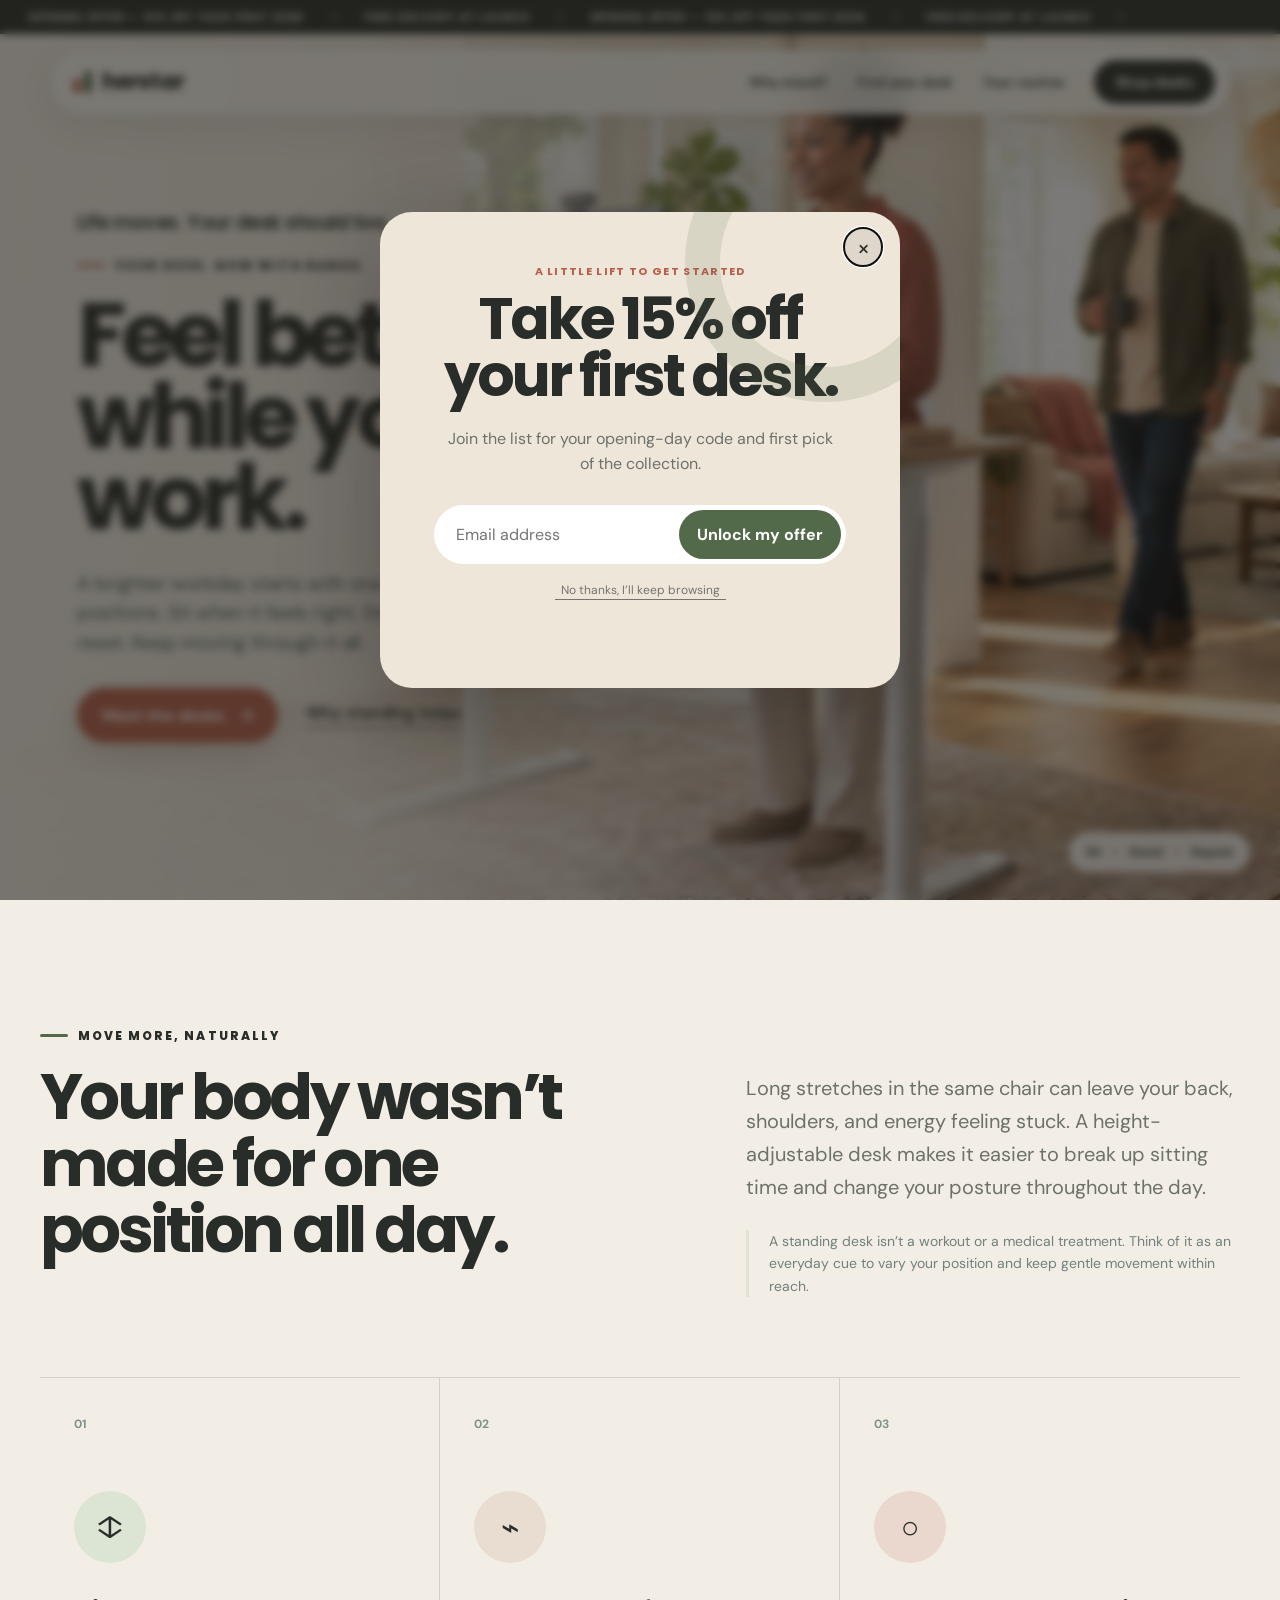
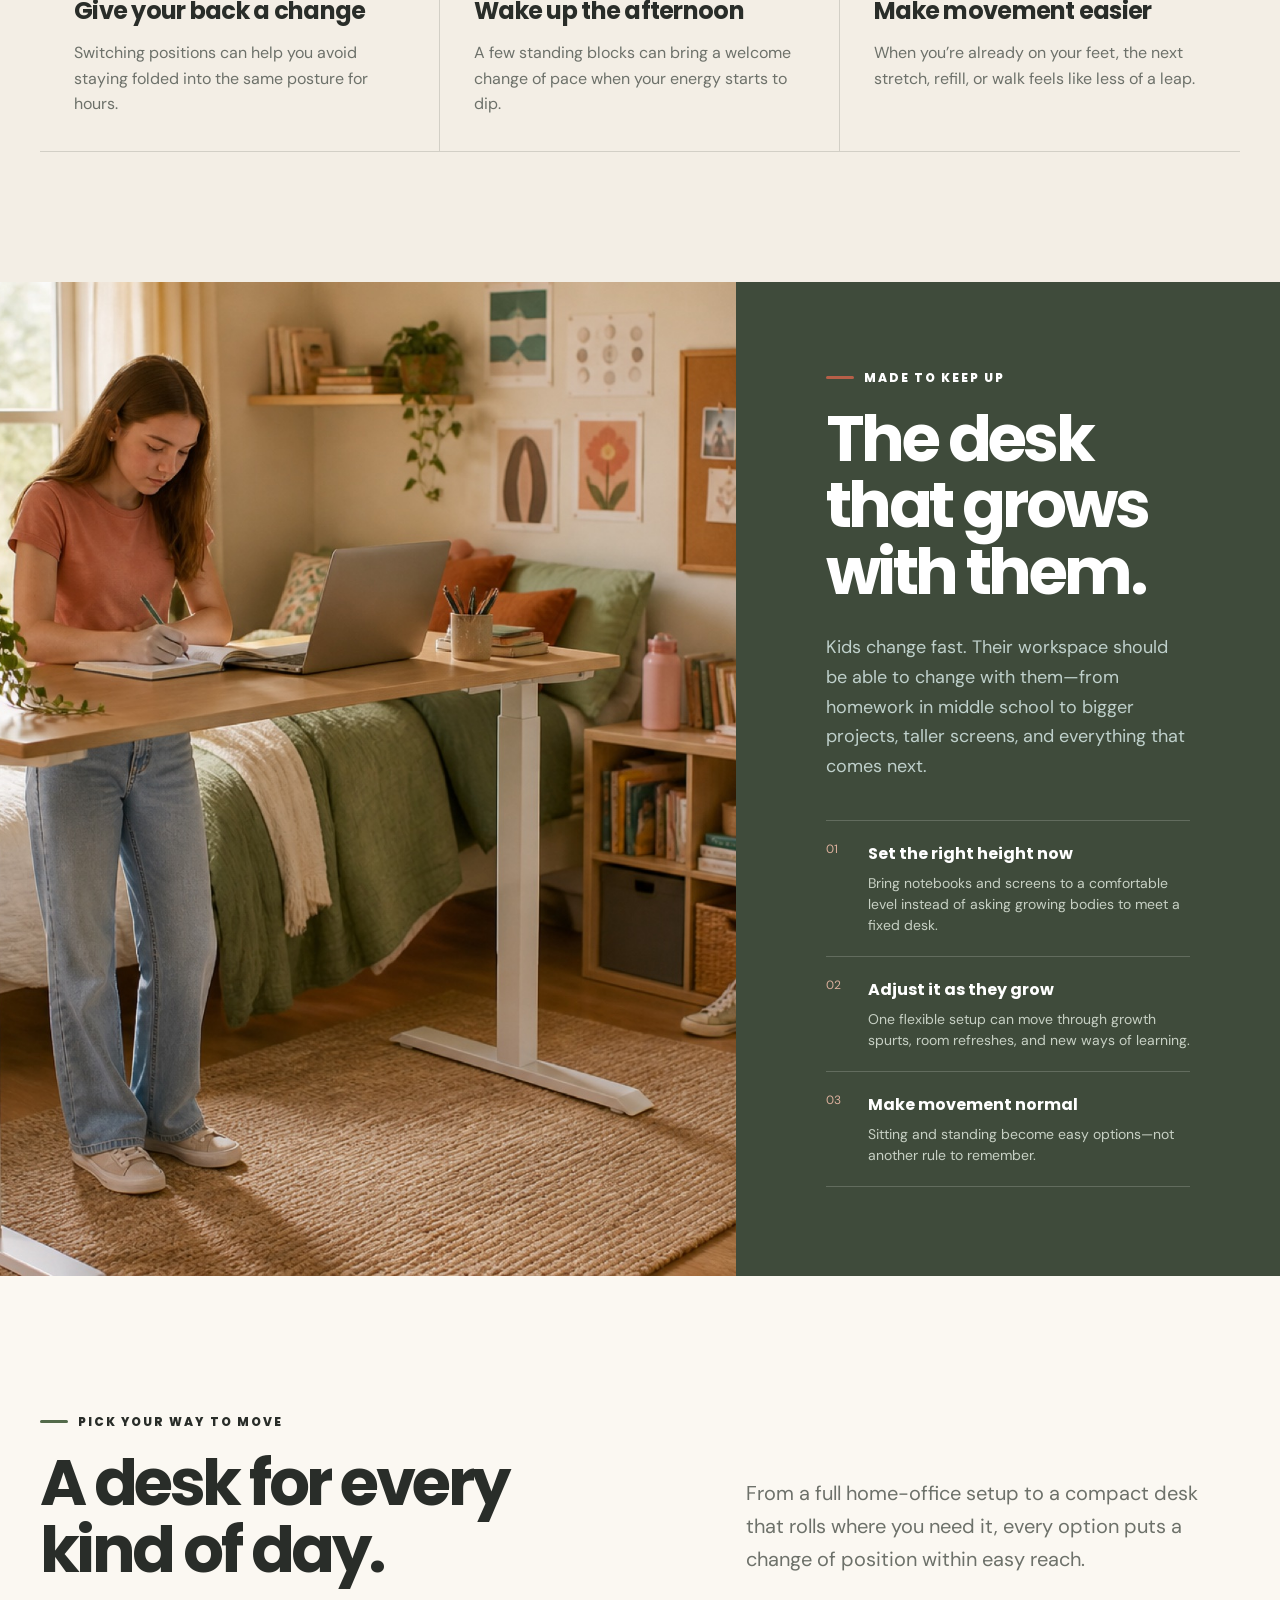
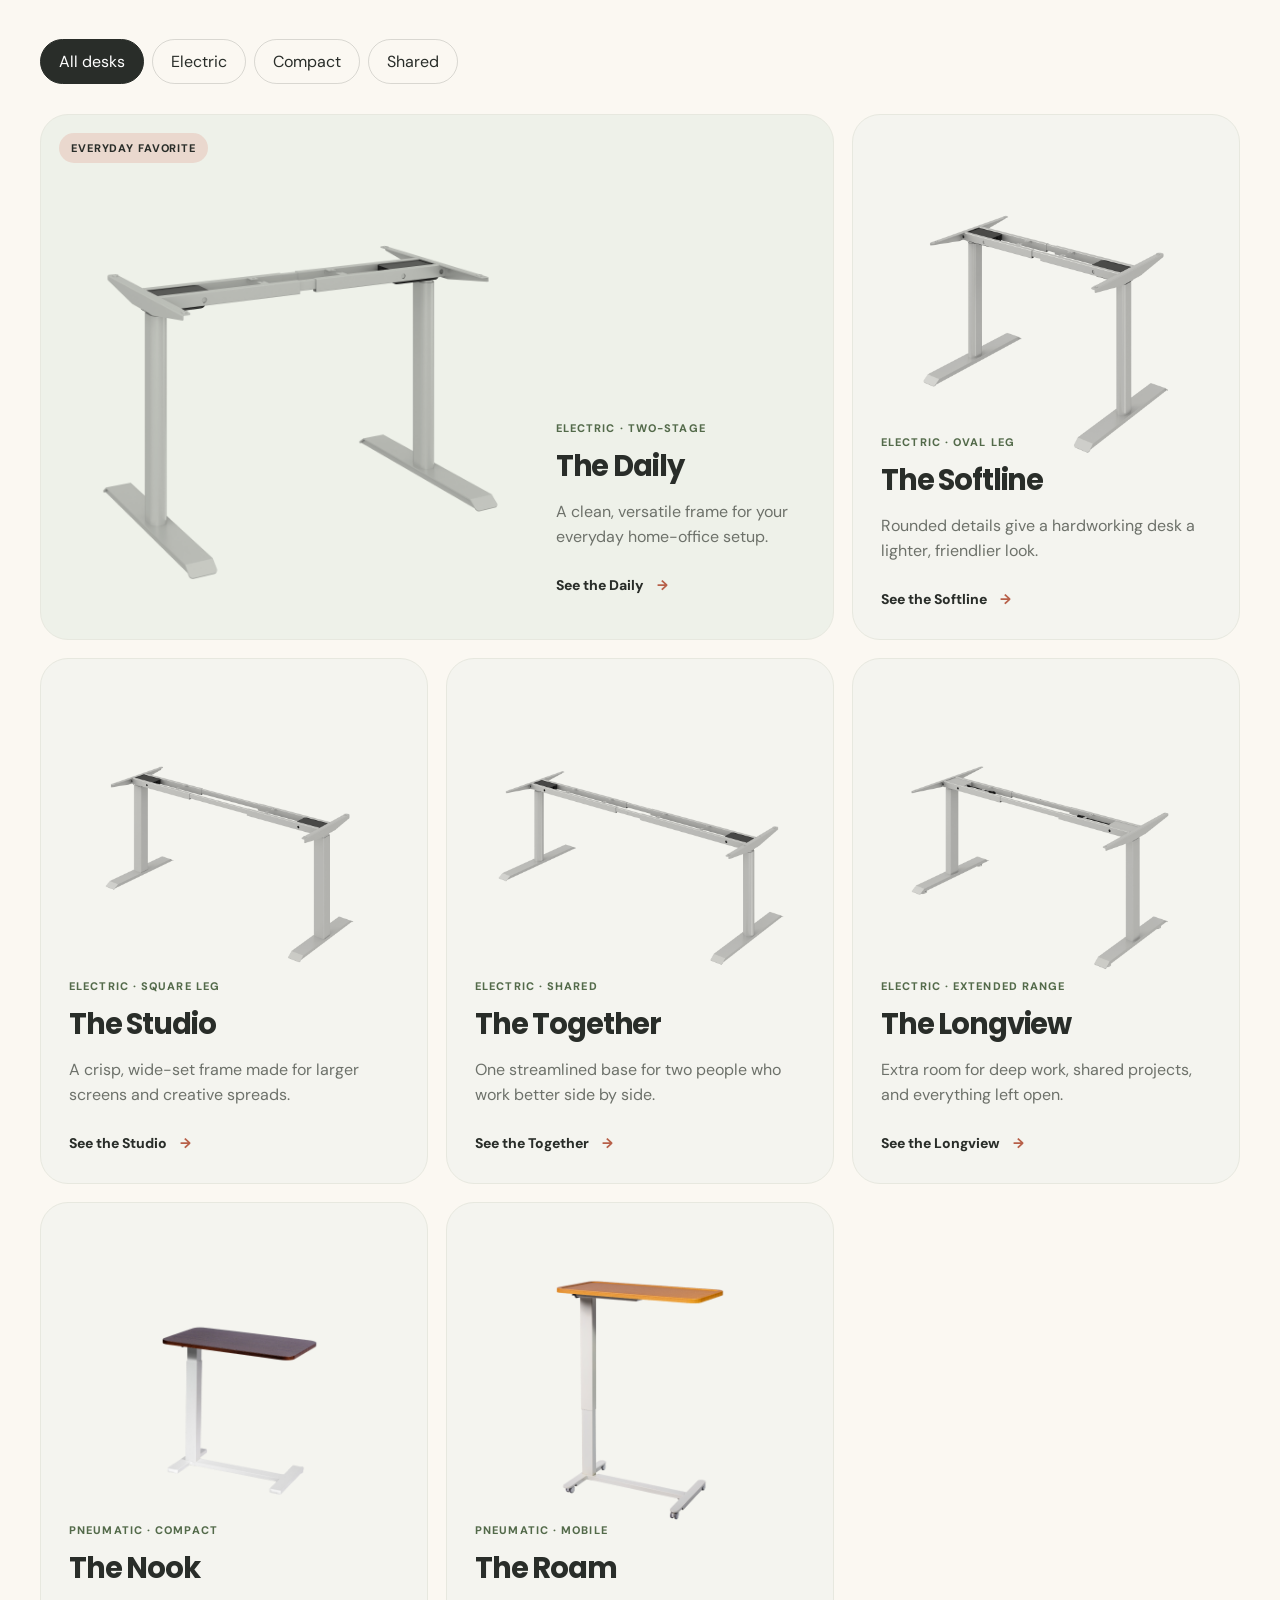
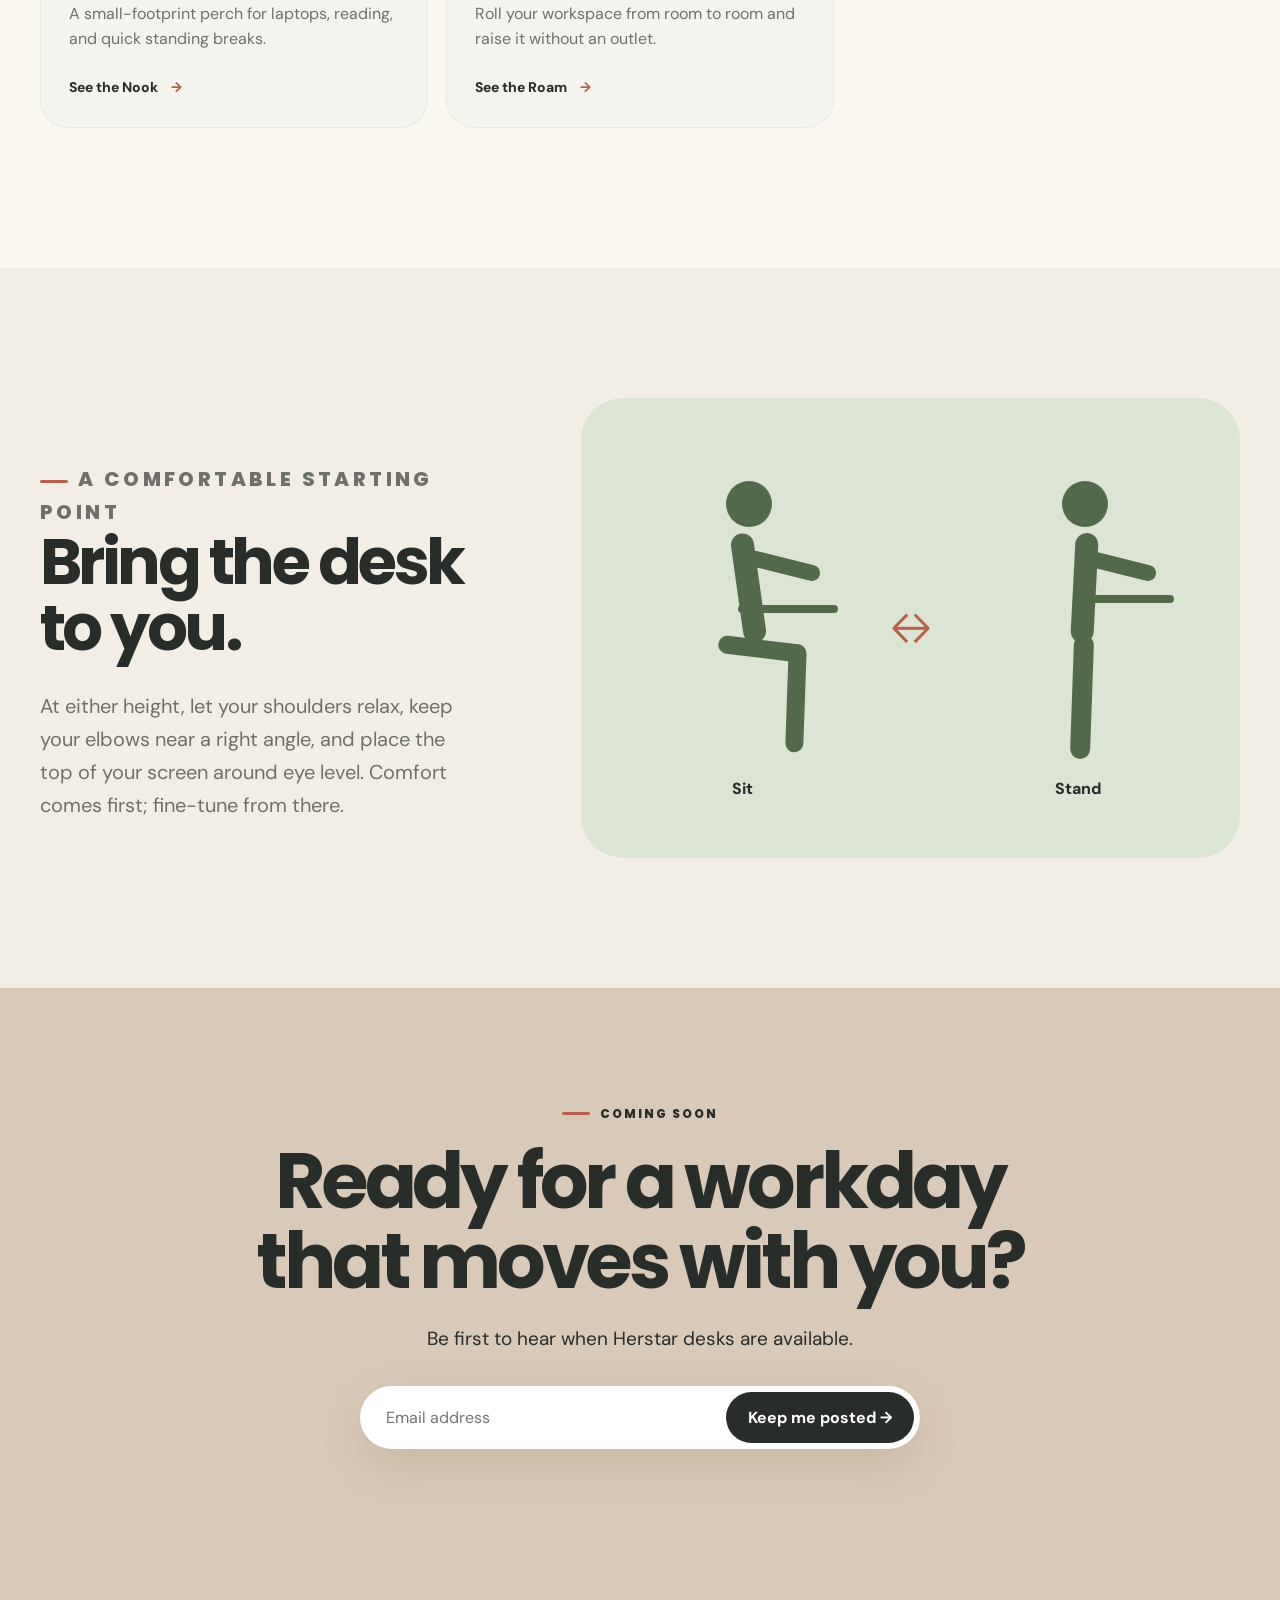
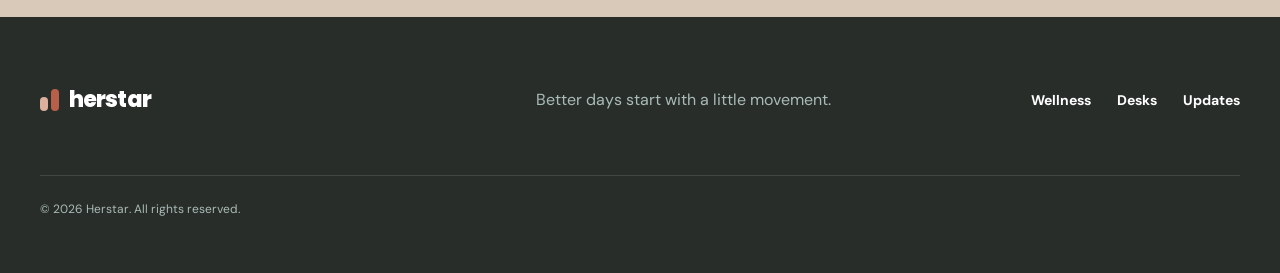
<file: b2c/index.html>
<!doctype html>
<html lang="en">
<head>
  <meta charset="utf-8">
  <meta name="viewport" content="width=device-width, initial-scale=1">
  <meta name="description" content="Height-adjustable desks made to help you sit less, stand more, and feel better through the workday.">
  <meta name="theme-color" content="#f7f5ed">
  <meta property="og:title" content="Herstar — Feel better at your desk">
  <meta property="og:description" content="A brighter workday starts with a little more movement.">
  <meta property="og:image" content="assets/img/lifestyle/hero-move-more.jpg">
  <title>Herstar — Feel better at your desk</title>
  <link rel="preconnect" href="https://fonts.googleapis.com">
  <link rel="preconnect" href="https://fonts.gstatic.com" crossorigin>
  <link rel="stylesheet" href="https://fonts.googleapis.com/css2?family=DM+Sans:wght@400;500;600;700&amp;family=Poppins:wght@500;600;700;800&amp;display=swap">
  <link rel="stylesheet" href="assets/css/site.css">
</head>
<body>
  <aside class="announcement" aria-label="Store announcements">
    <div class="announcement-track">
      <span>Opening offer — 15% off your first desk</span><i></i>
      <span>Free delivery at launch</span><i></i>
      <span>Opening offer — 15% off your first desk</span><i></i>
      <span>Free delivery at launch</span><i></i>
    </div>
  </aside>
  <header class="site-header" id="top">
    <a class="brand" href="#top" aria-label="Herstar home">
      <span class="brand-mark" aria-hidden="true"><i></i><i></i></span>
      <span>herstar</span>
    </a>
    <button class="menu-button" type="button" aria-expanded="false" aria-controls="site-nav">Menu</button>
    <nav id="site-nav" aria-label="Main navigation">
      <a href="#why-stand">Why stand?</a>
      <a href="#desks">Find your desk</a>
      <a href="#routine">Your routine</a>
      <a class="nav-cta" href="#desks">Shop desks</a>
    </nav>
  </header>

  <main>
    <section class="hero">
      <img class="hero-image" src="assets/img/lifestyle/hero-move-more.jpg" alt="A woman working comfortably at a standing desk in a bright home office while her partner walks through the room">
      <div class="hero-wash" aria-hidden="true"></div>
      <div class="hero-copy">
        <p class="hero-slogan">Life moves. Your desk should too.</p>
        <p class="eyebrow">Your desk. Now with range.</p>
        <h1>Feel better<br>while you work.</h1>
        <p class="hero-lede">A brighter workday starts with one simple shift: changing positions. Sit when it feels right. Stand when you need a reset. Keep moving through it all.</p>
        <div class="hero-actions">
          <a class="button button-primary" href="#desks">Meet the desks <span aria-hidden="true">→</span></a>
          <a class="text-link" href="#why-stand">Why standing helps</a>
        </div>
      </div>
      <div class="movement-chip" aria-label="Sit, stand, repeat">
        <span>Sit</span><i></i><span>Stand</span><i></i><span>Repeat</span>
      </div>
    </section>

    <section class="intro" id="why-stand">
      <div>
        <p class="eyebrow green">Move more, naturally</p>
        <h2>Your body wasn’t made for one position all day.</h2>
      </div>
      <div class="intro-copy">
        <p>Long stretches in the same chair can leave your back, shoulders, and energy feeling stuck. A height-adjustable desk makes it easier to break up sitting time and change your posture throughout the day.</p>
        <p class="fine-print">A standing desk isn’t a workout or a medical treatment. Think of it as an everyday cue to vary your position and keep gentle movement within reach.</p>
      </div>
    </section>

    <section class="benefit-grid" aria-label="Benefits of changing positions">
      <article>
        <span class="benefit-number">01</span>
        <div class="benefit-icon" aria-hidden="true">↕</div>
        <h3>Give your back a change</h3>
        <p>Switching positions can help you avoid staying folded into the same posture for hours.</p>
      </article>
      <article>
        <span class="benefit-number">02</span>
        <div class="benefit-icon" aria-hidden="true">⌁</div>
        <h3>Wake up the afternoon</h3>
        <p>A few standing blocks can bring a welcome change of pace when your energy starts to dip.</p>
      </article>
      <article>
        <span class="benefit-number">03</span>
        <div class="benefit-icon" aria-hidden="true">○</div>
        <h3>Make movement easier</h3>
        <p>When you’re already on your feet, the next stretch, refill, or walk feels like less of a leap.</p>
      </article>
    </section>

    <section class="routine routine-grow" id="routine">
      <div class="routine-photo">
        <img src="assets/img/lifestyle/grows-with-them.jpg" alt="A teenage girl doing homework while standing at an adjustable desk in her bedroom" loading="lazy">
      </div>
      <div class="routine-copy">
        <p class="eyebrow coral">Made to keep up</p>
        <h2>The desk that grows with them.</h2>
        <p>Kids change fast. Their workspace should be able to change with them—from homework in middle school to bigger projects, taller screens, and everything that comes next.</p>
        <div class="grow-points">
          <div><span>01</span><strong>Set the right height now</strong><p>Bring notebooks and screens to a comfortable level instead of asking growing bodies to meet a fixed desk.</p></div>
          <div><span>02</span><strong>Adjust it as they grow</strong><p>One flexible setup can move through growth spurts, room refreshes, and new ways of learning.</p></div>
          <div><span>03</span><strong>Make movement normal</strong><p>Sitting and standing become easy options—not another rule to remember.</p></div>
        </div>
      </div>
    </section>

    <section class="products" id="desks">
      <div class="section-heading">
        <div>
          <p class="eyebrow green">Pick your way to move</p>
          <h2>A desk for every kind of day.</h2>
        </div>
        <p>From a full home-office setup to a compact desk that rolls where you need it, every option puts a change of position within easy reach.</p>
      </div>

      <div class="product-filters" role="group" aria-label="Filter desk styles">
        <button class="filter is-active" type="button" data-filter="all">All desks</button>
        <button class="filter" type="button" data-filter="electric">Electric</button>
        <button class="filter" type="button" data-filter="compact">Compact</button>
        <button class="filter" type="button" data-filter="shared">Shared</button>
      </div>

      <div class="product-grid">
        <article class="product-card product-card-featured" data-category="electric">
          <div class="product-badge">Everyday favorite</div>
          <div class="product-image"><img src="assets/img/products/round-two-stage.png" alt="White two-leg electric standing desk frame with round columns" loading="lazy"></div>
          <div class="product-info">
            <p class="product-type">Electric · Two-stage</p>
            <h3>The Daily</h3>
            <p>A clean, versatile frame for your everyday home-office setup.</p>
            <a href="#notify">See the Daily <span aria-hidden="true">→</span></a>
          </div>
        </article>

        <article class="product-card" data-category="electric">
          <div class="product-image"><img src="assets/img/products/oval-dual.png" alt="White dual-motor standing desk frame with oval columns" loading="lazy"></div>
          <div class="product-info">
            <p class="product-type">Electric · Oval leg</p>
            <h3>The Softline</h3>
            <p>Rounded details give a hardworking desk a lighter, friendlier look.</p>
            <a href="#notify">See the Softline <span aria-hidden="true">→</span></a>
          </div>
        </article>

        <article class="product-card" data-category="electric">
          <div class="product-image"><img src="assets/img/products/square-dual.png" alt="White dual-motor standing desk frame with square columns" loading="lazy"></div>
          <div class="product-info">
            <p class="product-type">Electric · Square leg</p>
            <h3>The Studio</h3>
            <p>A crisp, wide-set frame made for larger screens and creative spreads.</p>
            <a href="#notify">See the Studio <span aria-hidden="true">→</span></a>
          </div>
        </article>

        <article class="product-card" data-category="electric shared">
          <div class="product-image"><img src="assets/img/products/round-extended.png" alt="White four-leg electric frame for a shared face-to-face desk" loading="lazy"></div>
          <div class="product-info">
            <p class="product-type">Electric · Shared</p>
            <h3>The Together</h3>
            <p>One streamlined base for two people who work better side by side.</p>
            <a href="#notify">See the Together <span aria-hidden="true">→</span></a>
          </div>
        </article>

        <article class="product-card" data-category="electric shared">
          <div class="product-image"><img src="assets/img/products/rectangular-dual.png" alt="White rectangular-leg electric standing desk frame configured for a large work surface" loading="lazy"></div>
          <div class="product-info">
            <p class="product-type">Electric · Extended range</p>
            <h3>The Longview</h3>
            <p>Extra room for deep work, shared projects, and everything left open.</p>
            <a href="#notify">See the Longview <span aria-hidden="true">→</span></a>
          </div>
        </article>

        <article class="product-card" data-category="compact">
          <div class="product-image product-image-tall"><img src="assets/img/products/pneumatic-gas.png" alt="Compact single-column pneumatic standing desk with dark wood top" loading="lazy"></div>
          <div class="product-info">
            <p class="product-type">Pneumatic · Compact</p>
            <h3>The Nook</h3>
            <p>A small-footprint perch for laptops, reading, and quick standing breaks.</p>
            <a href="#notify">See the Nook <span aria-hidden="true">→</span></a>
          </div>
        </article>

        <article class="product-card" data-category="compact">
          <div class="product-image product-image-tall"><img src="assets/img/products/pneumatic-easylift.png" alt="Mobile single-column pneumatic standing desk on casters with light wood top" loading="lazy"></div>
          <div class="product-info">
            <p class="product-type">Pneumatic · Mobile</p>
            <h3>The Roam</h3>
            <p>Roll your workspace from room to room and raise it without an outlet.</p>
            <a href="#notify">See the Roam <span aria-hidden="true">→</span></a>
          </div>
        </article>
      </div>
    </section>

    <section class="position-guide">
      <div class="guide-copy">
        <p class="eyebrow coral">A comfortable starting point</p>
        <h2>Bring the desk to you.</h2>
        <p>At either height, let your shoulders relax, keep your elbows near a right angle, and place the top of your screen around eye level. Comfort comes first; fine-tune from there.</p>
      </div>
      <div class="guide-figure" aria-label="Simple sit and stand setup guide">
        <div class="pose pose-sit"><span class="pose-label">Sit</span><i class="head"></i><i class="body"></i><i class="arm"></i><i class="leg"></i><i class="desk-line"></i></div>
        <div class="guide-arrow" aria-hidden="true">↔</div>
        <div class="pose pose-stand"><span class="pose-label">Stand</span><i class="head"></i><i class="body"></i><i class="arm"></i><i class="leg"></i><i class="desk-line"></i></div>
      </div>
    </section>

    <section class="signup" id="notify">
      <p class="eyebrow">Coming soon</p>
      <h2>Ready for a workday<br>that moves with you?</h2>
      <p>Be first to hear when Herstar desks are available.</p>
      <form class="signup-form">
        <label class="sr-only" for="email">Email address</label>
        <input id="email" type="email" autocomplete="email" placeholder="Email address" required>
        <button type="submit">Keep me posted <span aria-hidden="true">→</span></button>
      </form>
      <p class="form-status" role="status" aria-live="polite"></p>
    </section>
  </main>

  <footer>
    <a class="brand brand-footer" href="#top"><span class="brand-mark" aria-hidden="true"><i></i><i></i></span><span>herstar</span></a>
    <p>Better days start with a little movement.</p>
    <div class="footer-links"><a href="#why-stand">Wellness</a><a href="#desks">Desks</a><a href="#notify">Updates</a></div>
    <p class="copyright">© 2026 Herstar. All rights reserved.</p>
  </footer>

  <div class="offer" role="dialog" aria-modal="true" aria-labelledby="offer-title" hidden>
    <button class="offer-backdrop" type="button" aria-label="Close welcome offer"></button>
    <div class="offer-card">
      <button class="offer-close" type="button" aria-label="Close welcome offer">×</button>
      <p class="offer-kicker">A little lift to get started</p>
      <h2 id="offer-title">Take 15% off<br>your first desk.</h2>
      <p>Join the list for your opening-day code and first pick of the collection.</p>
      <form class="offer-form">
        <label class="sr-only" for="offer-email">Email address</label>
        <input id="offer-email" type="email" autocomplete="email" placeholder="Email address" required>
        <button type="submit">Unlock my offer</button>
      </form>
      <button class="offer-skip" type="button">No thanks, I’ll keep browsing</button>
      <p class="offer-status" role="status" aria-live="polite"></p>
    </div>
  </div>

  <script src="assets/js/site.js"></script>
</body>
</html>
</file>
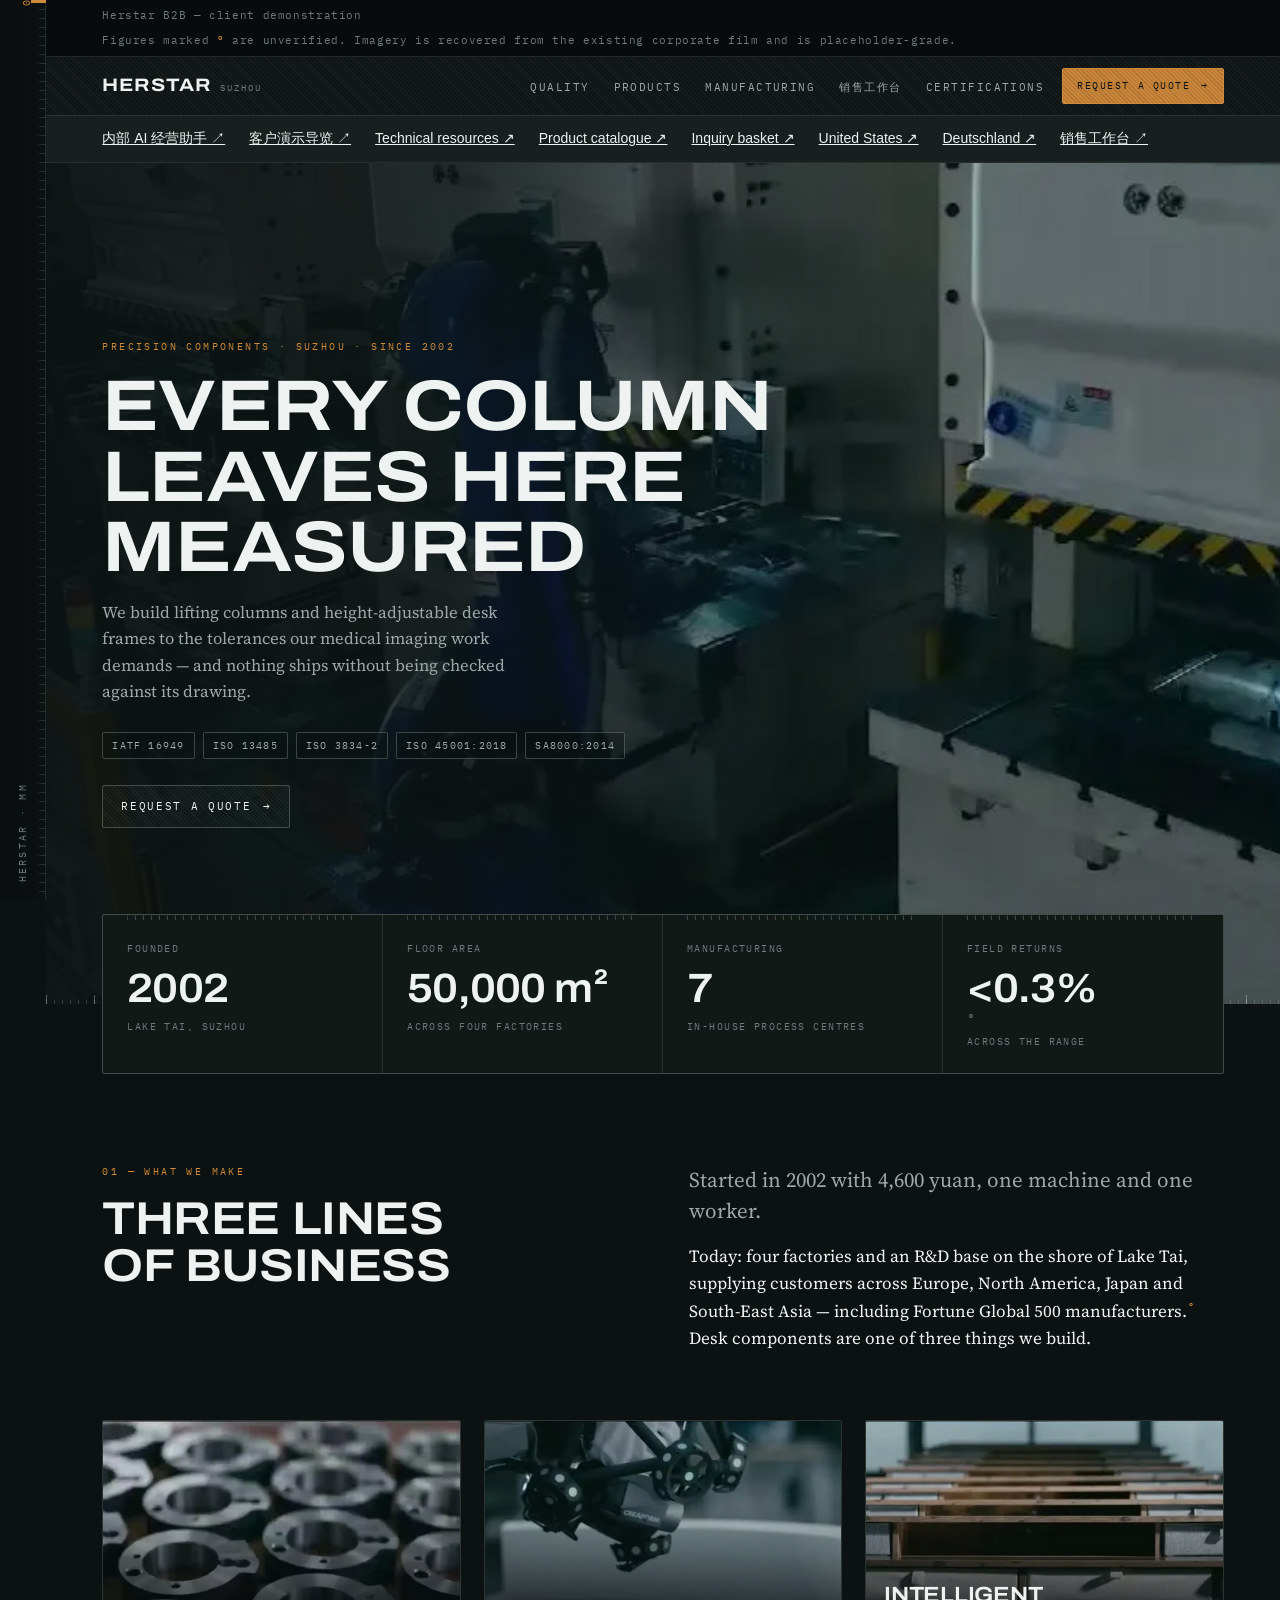
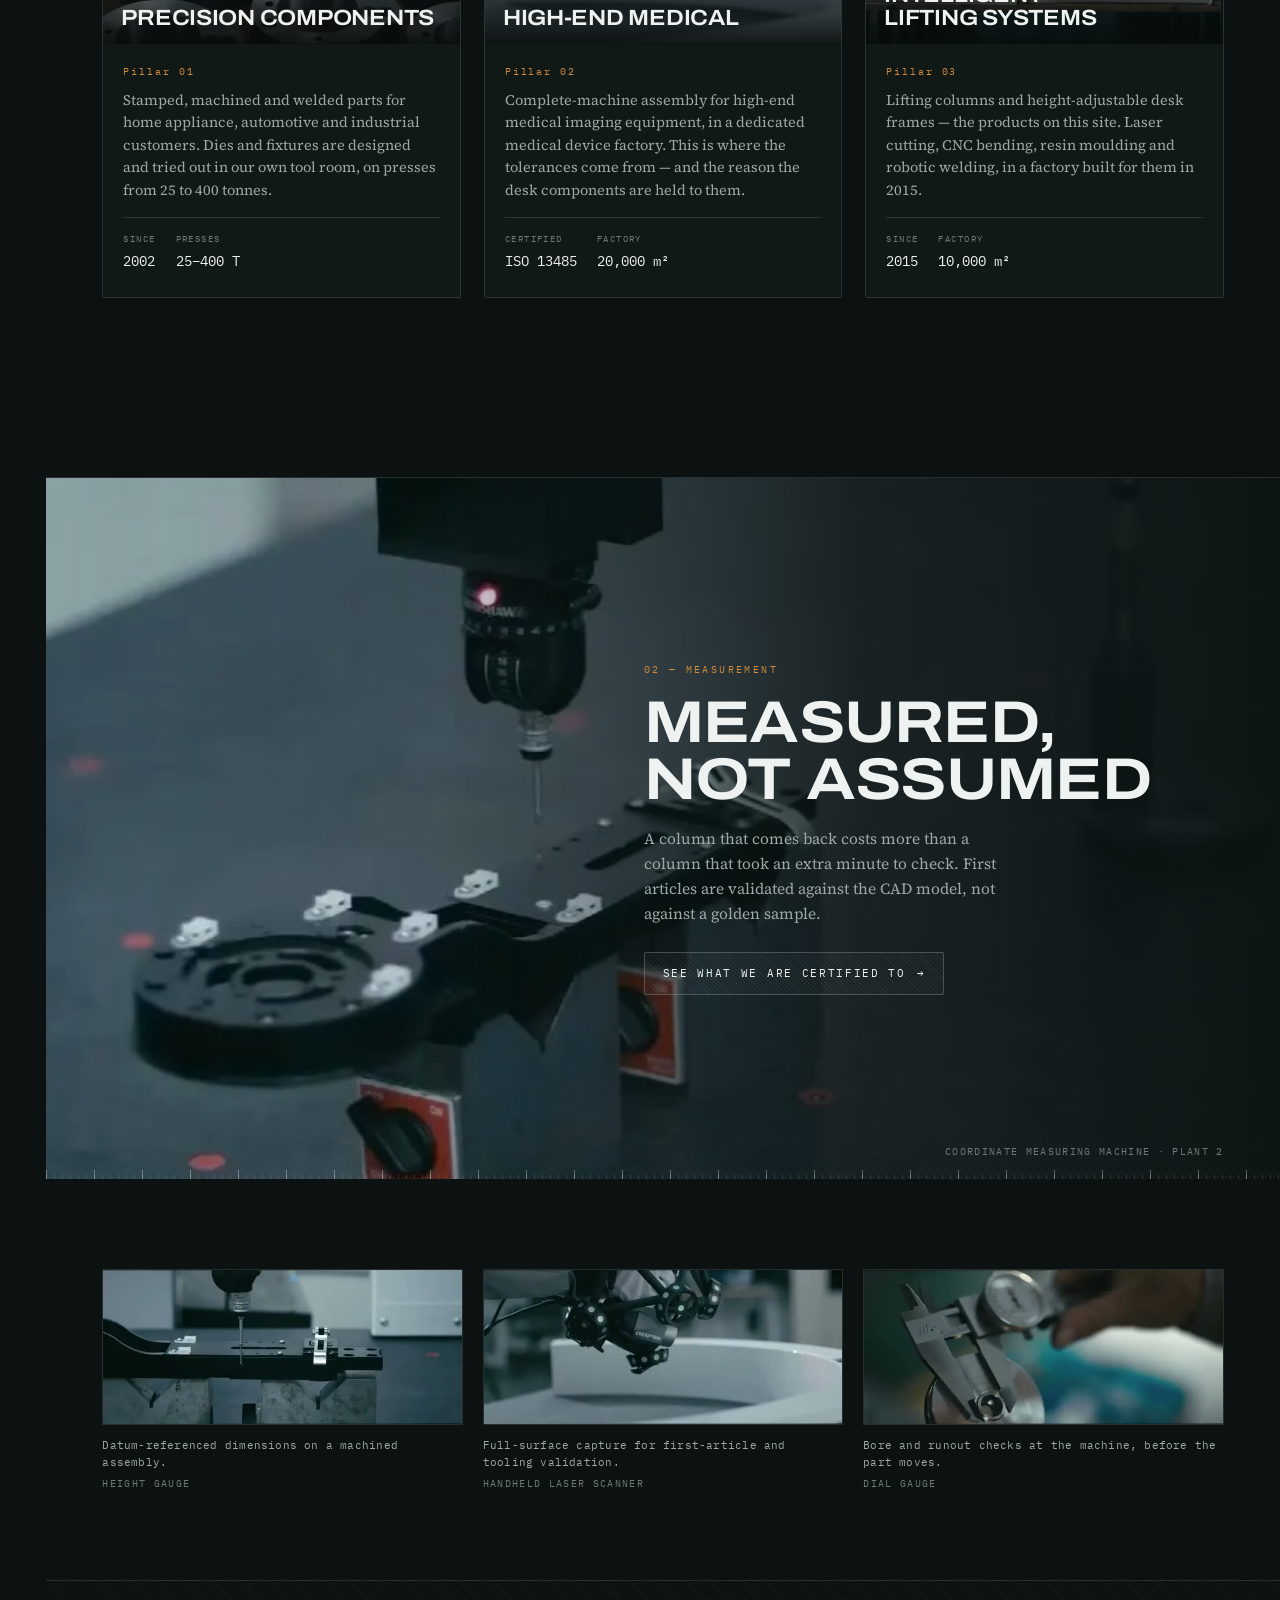
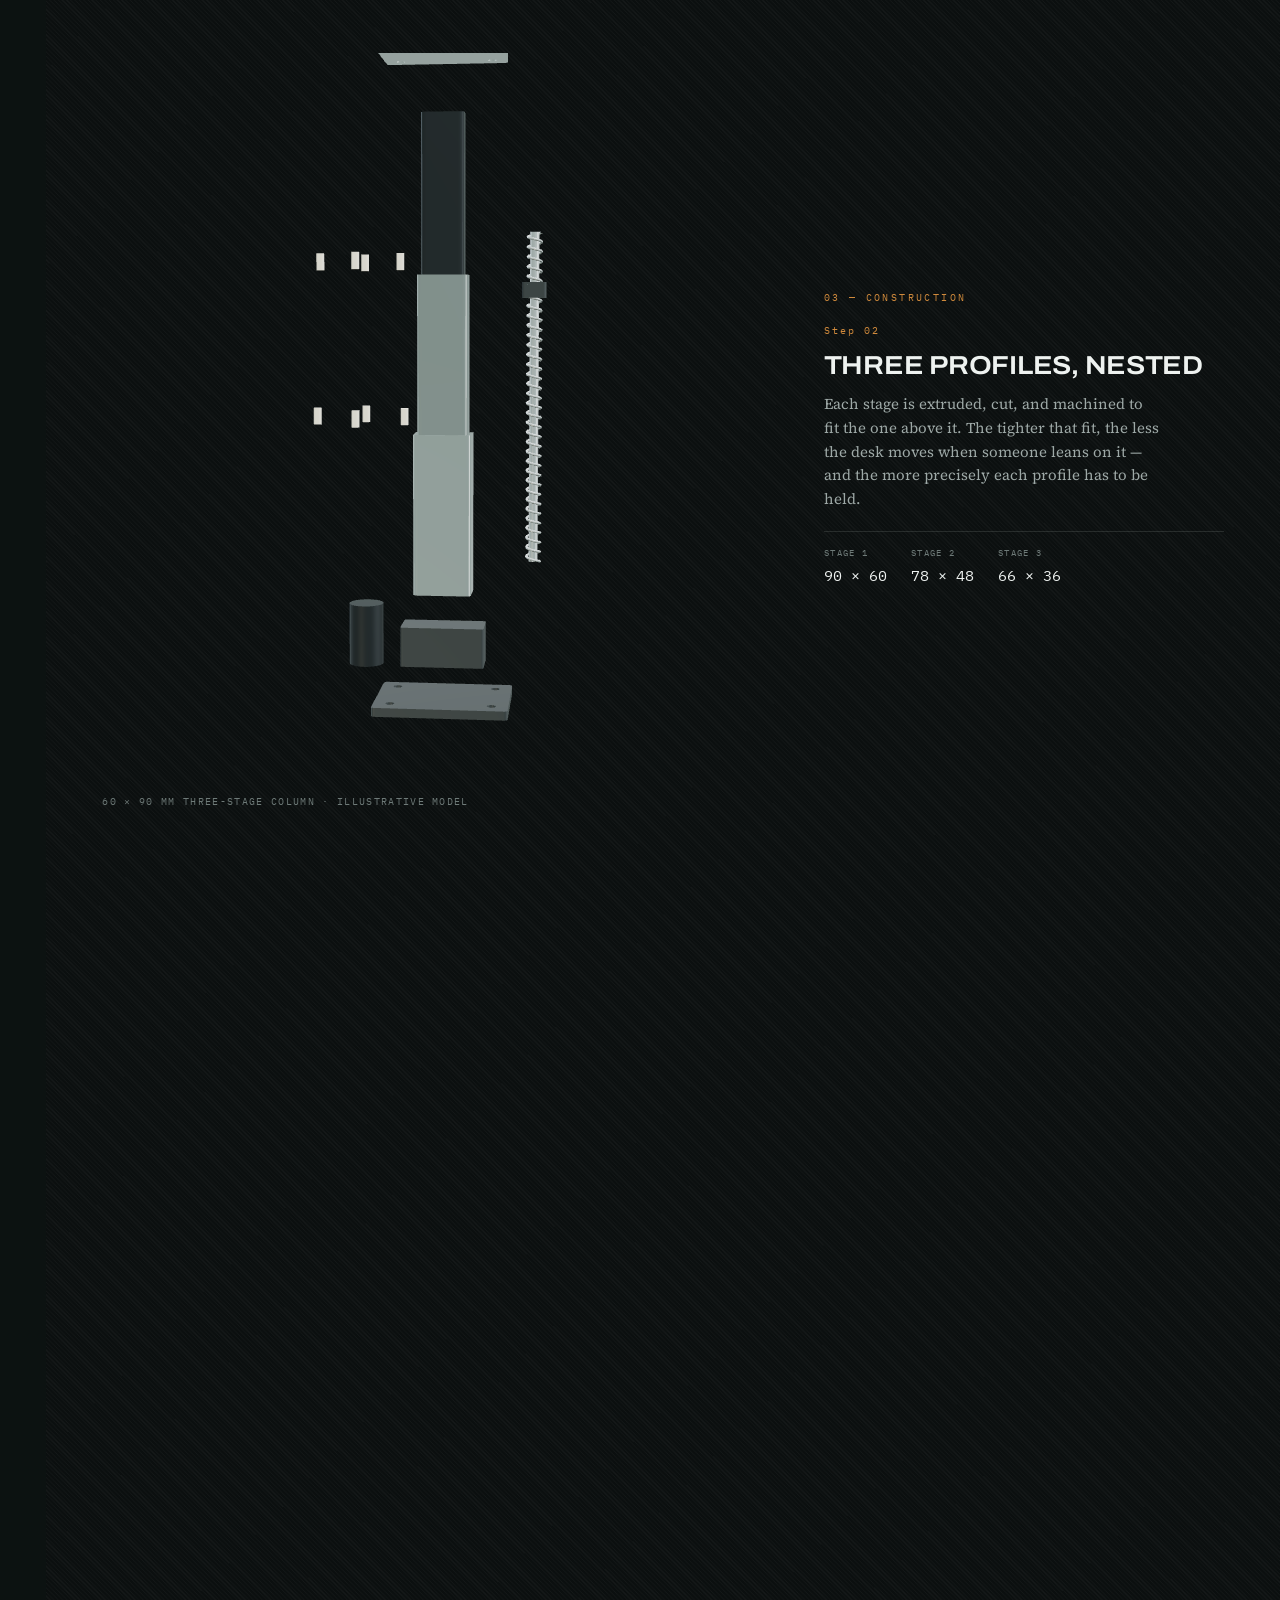
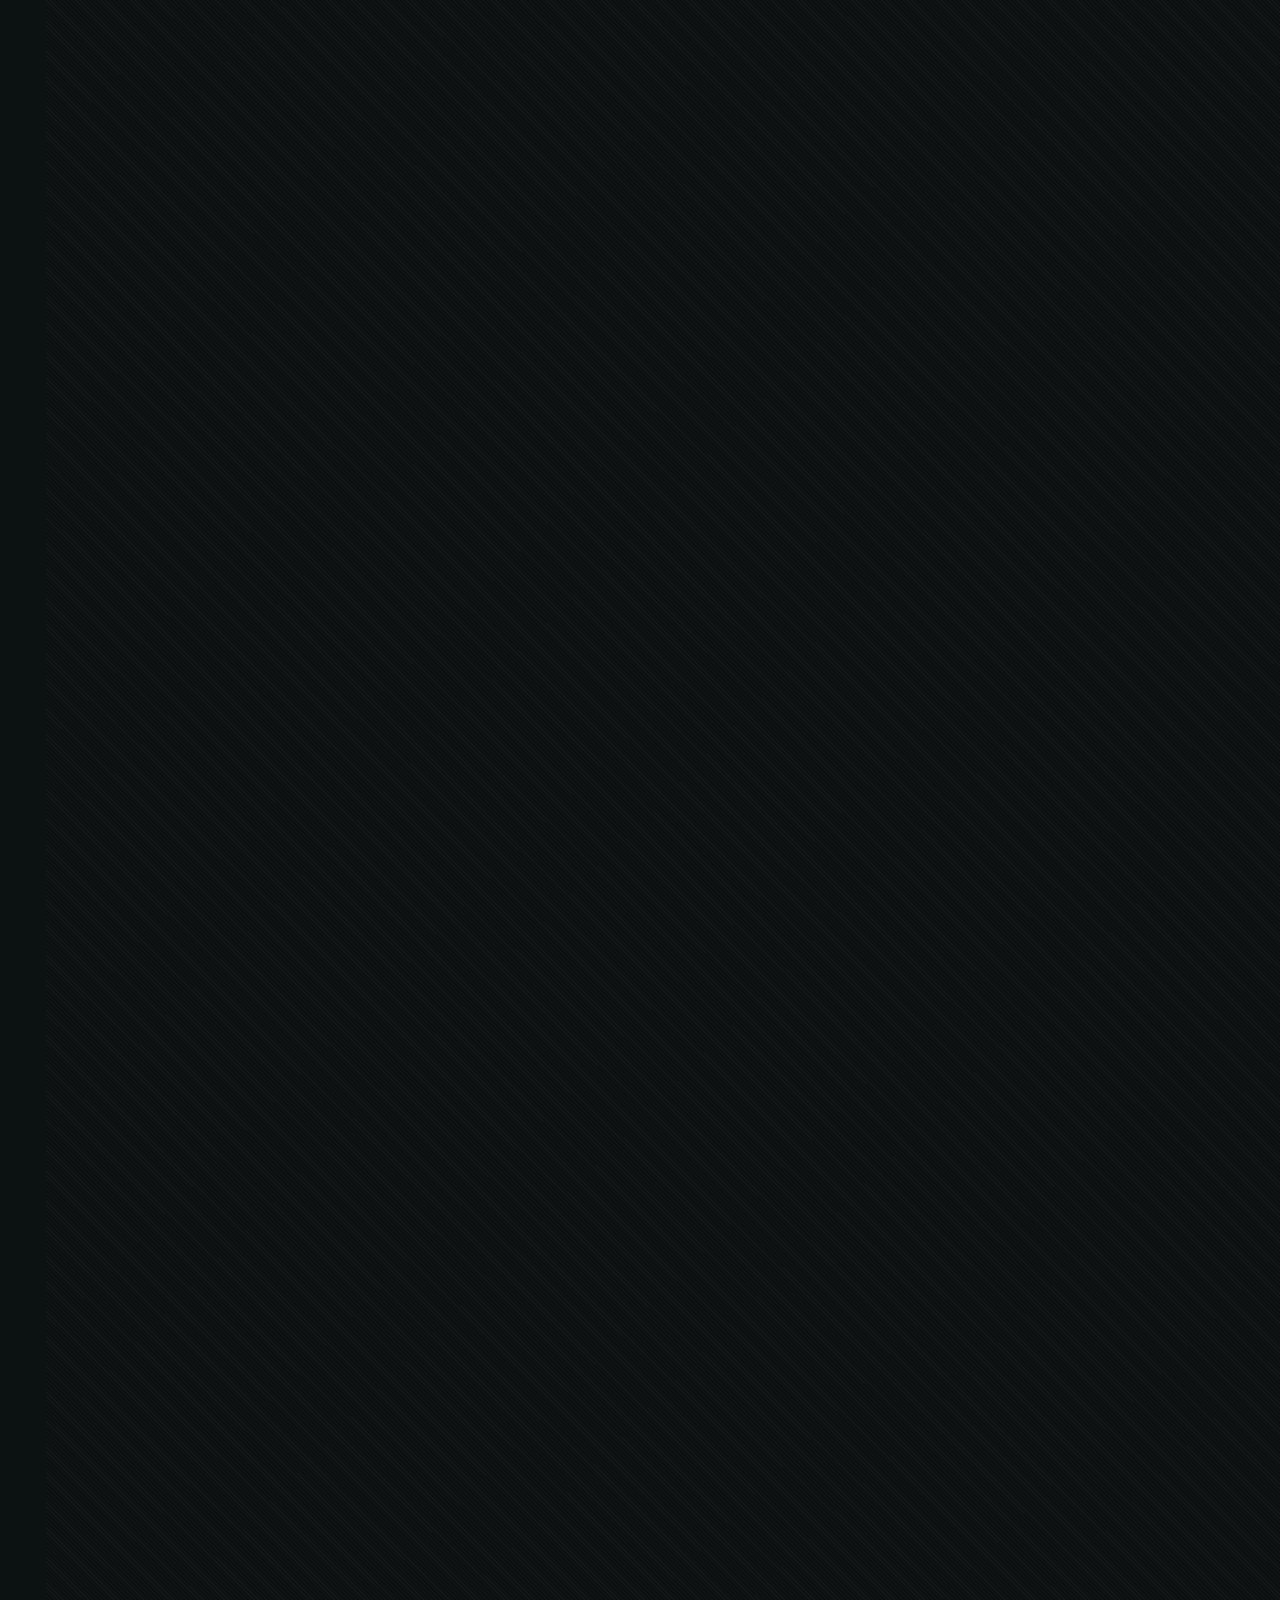
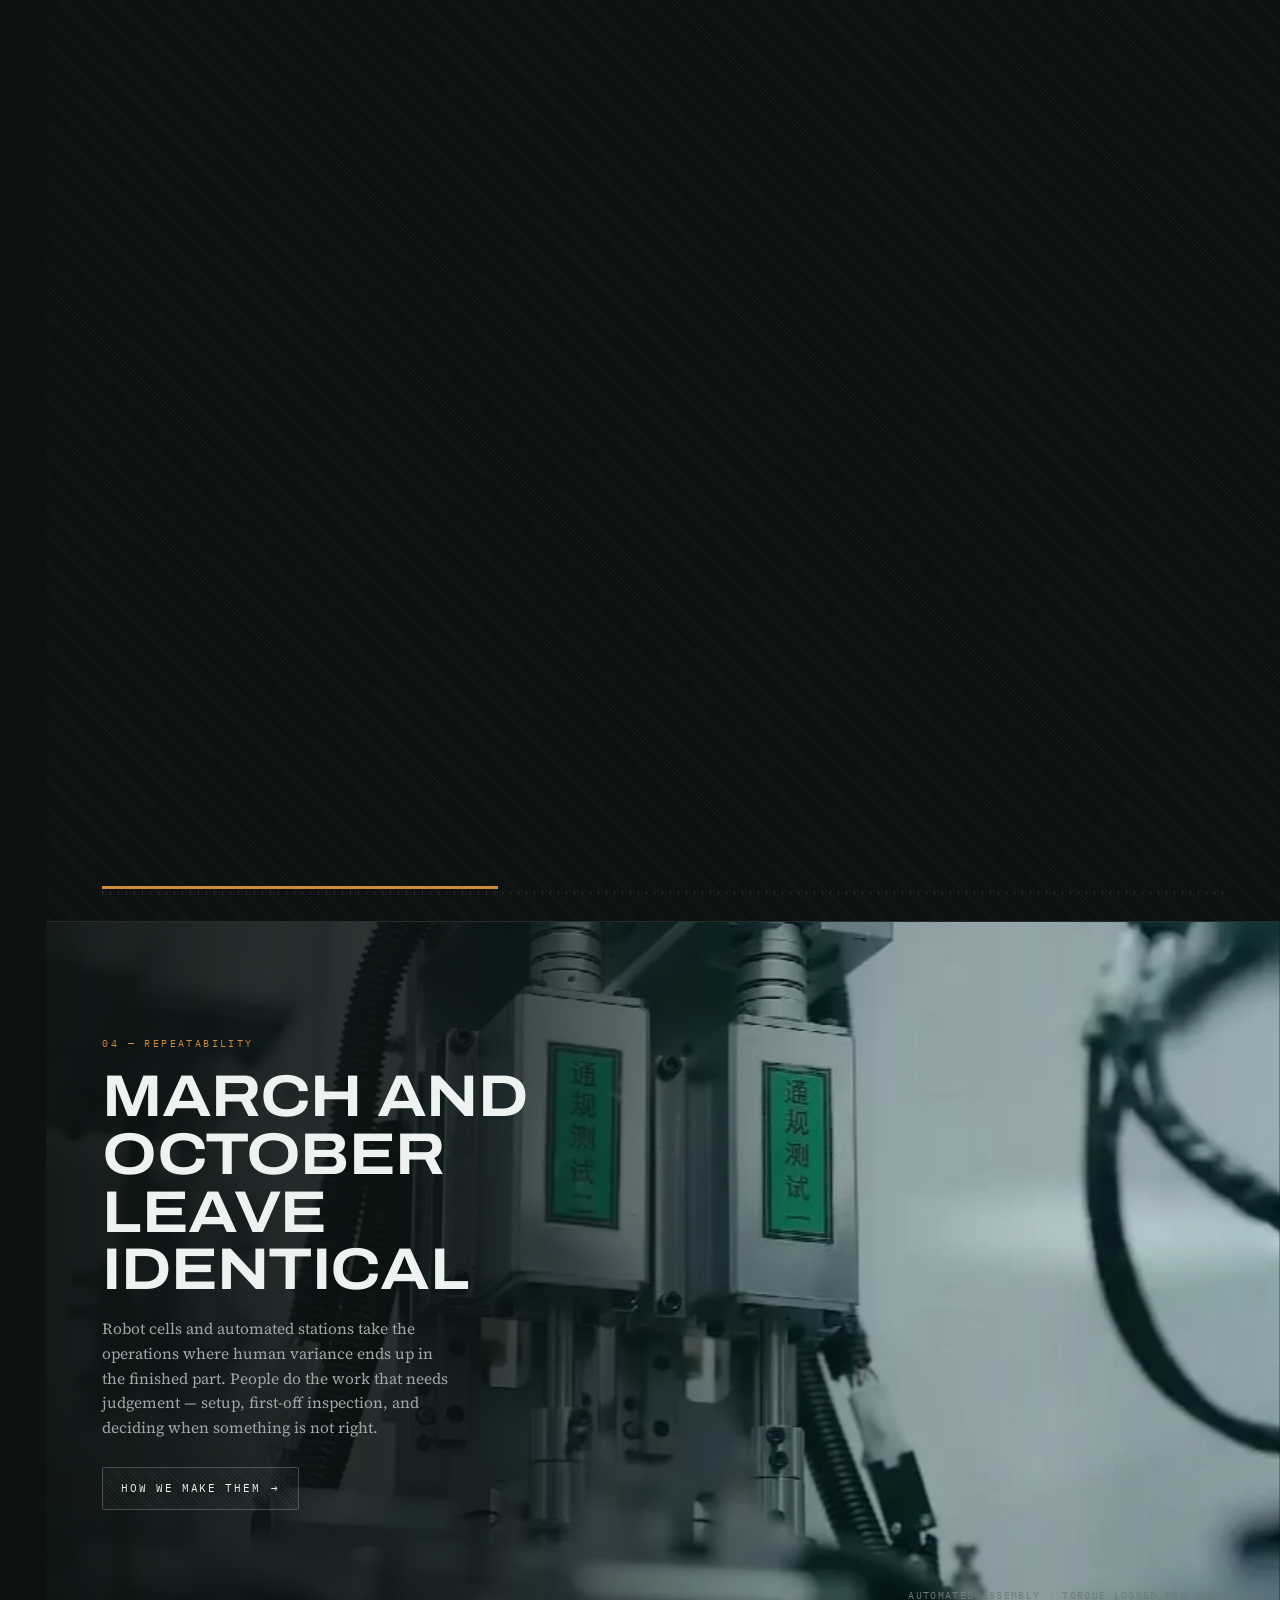
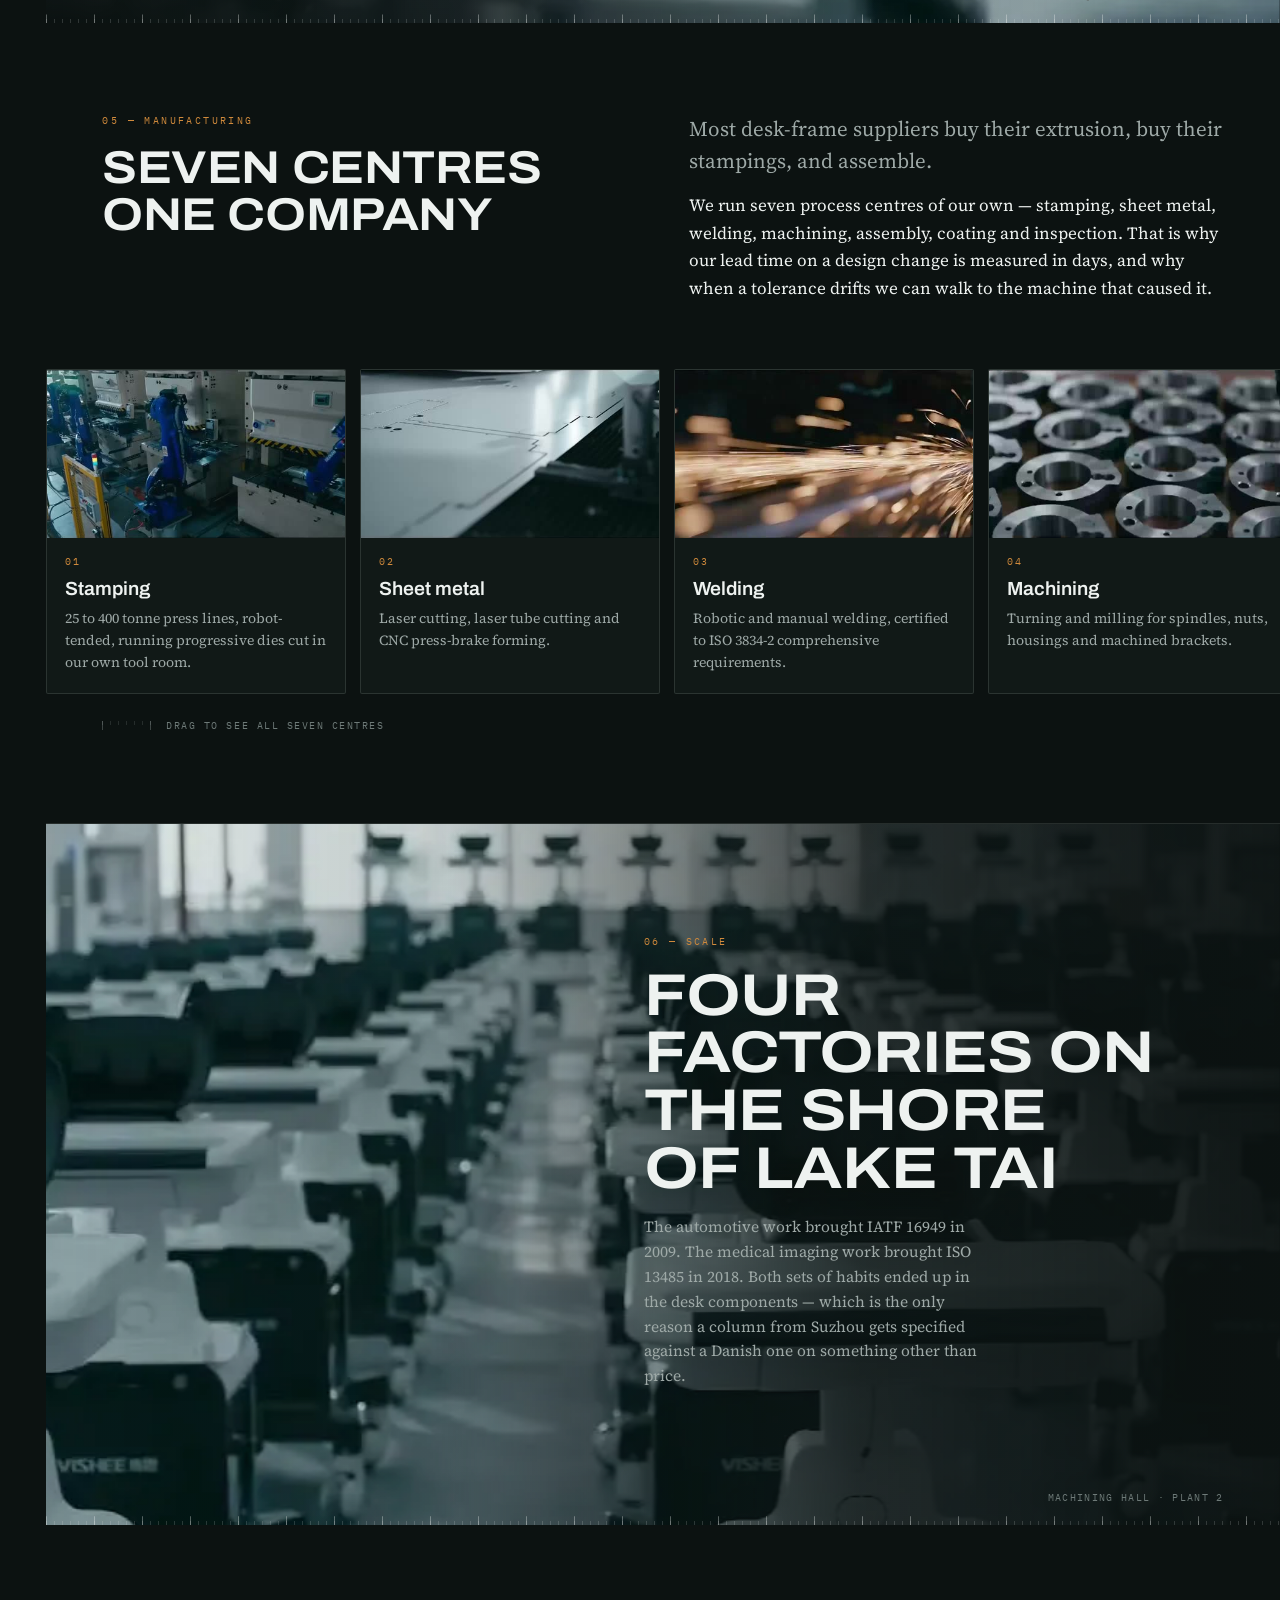
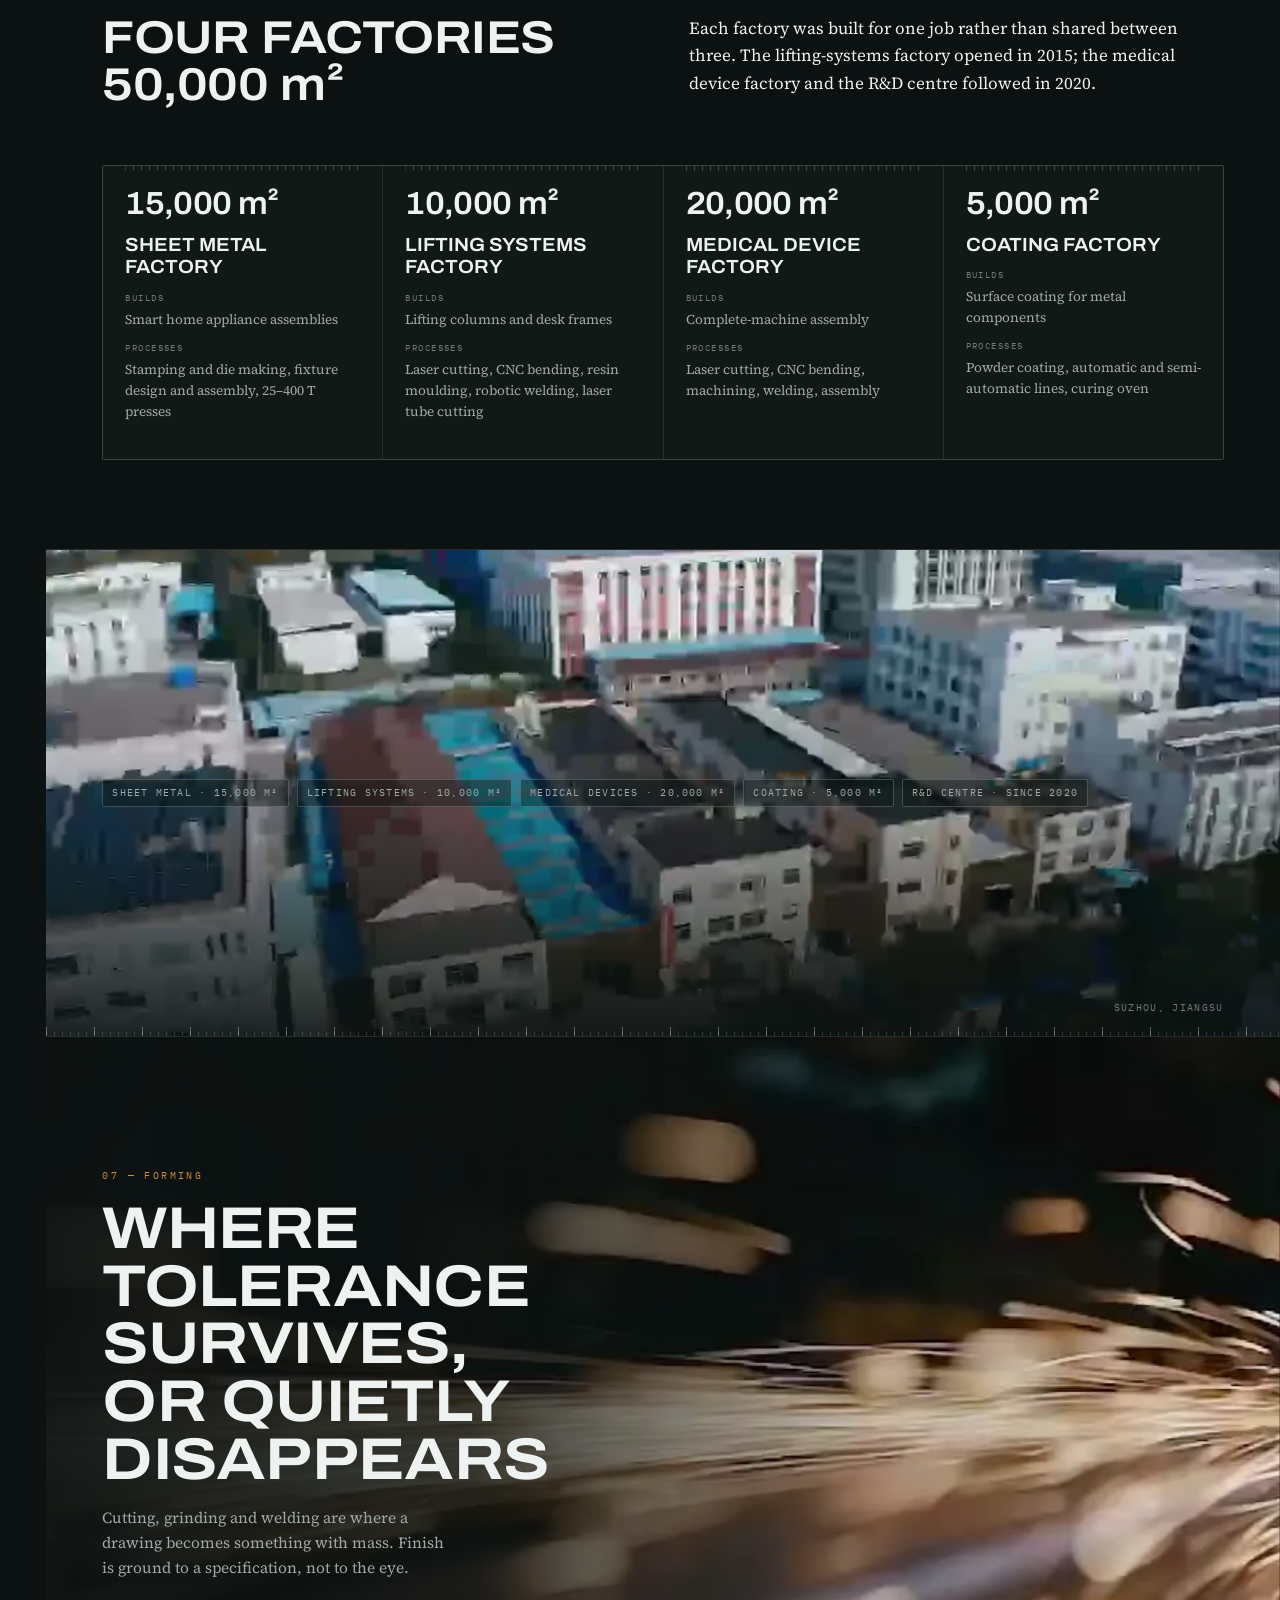
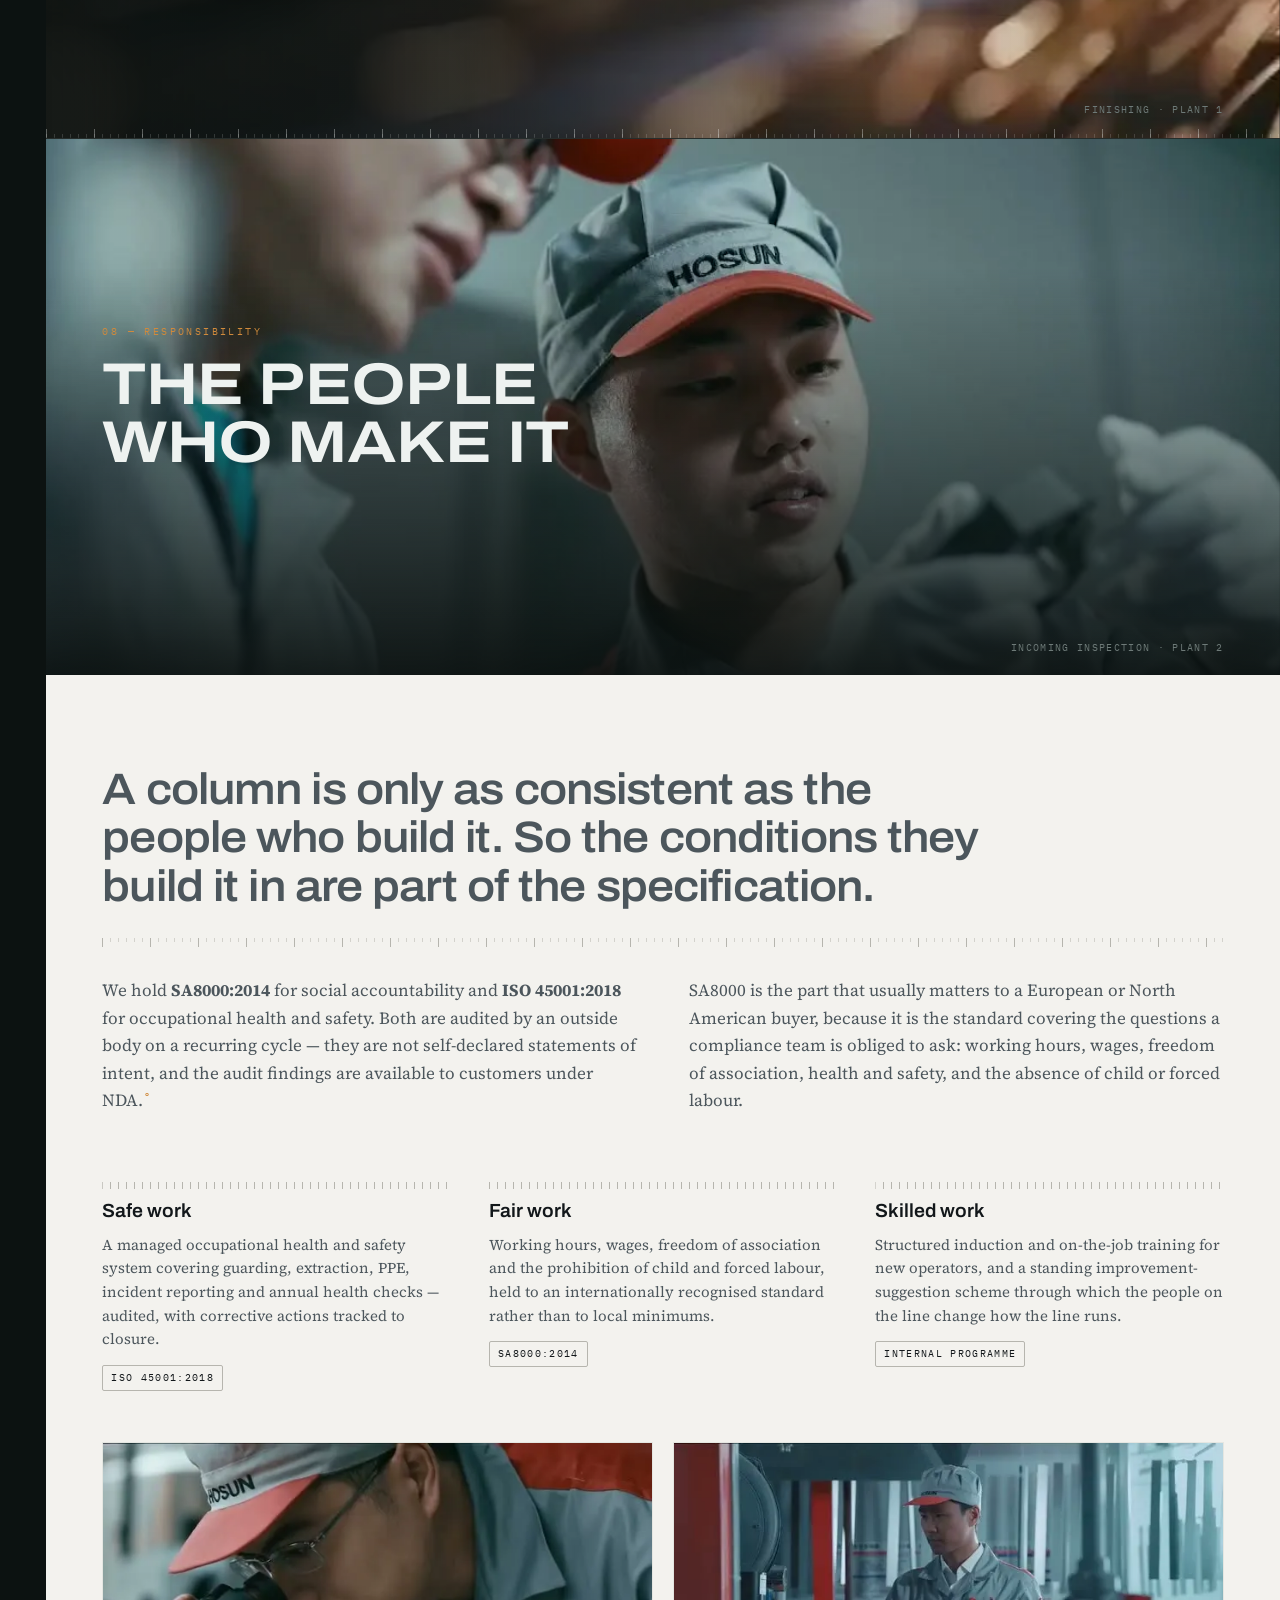
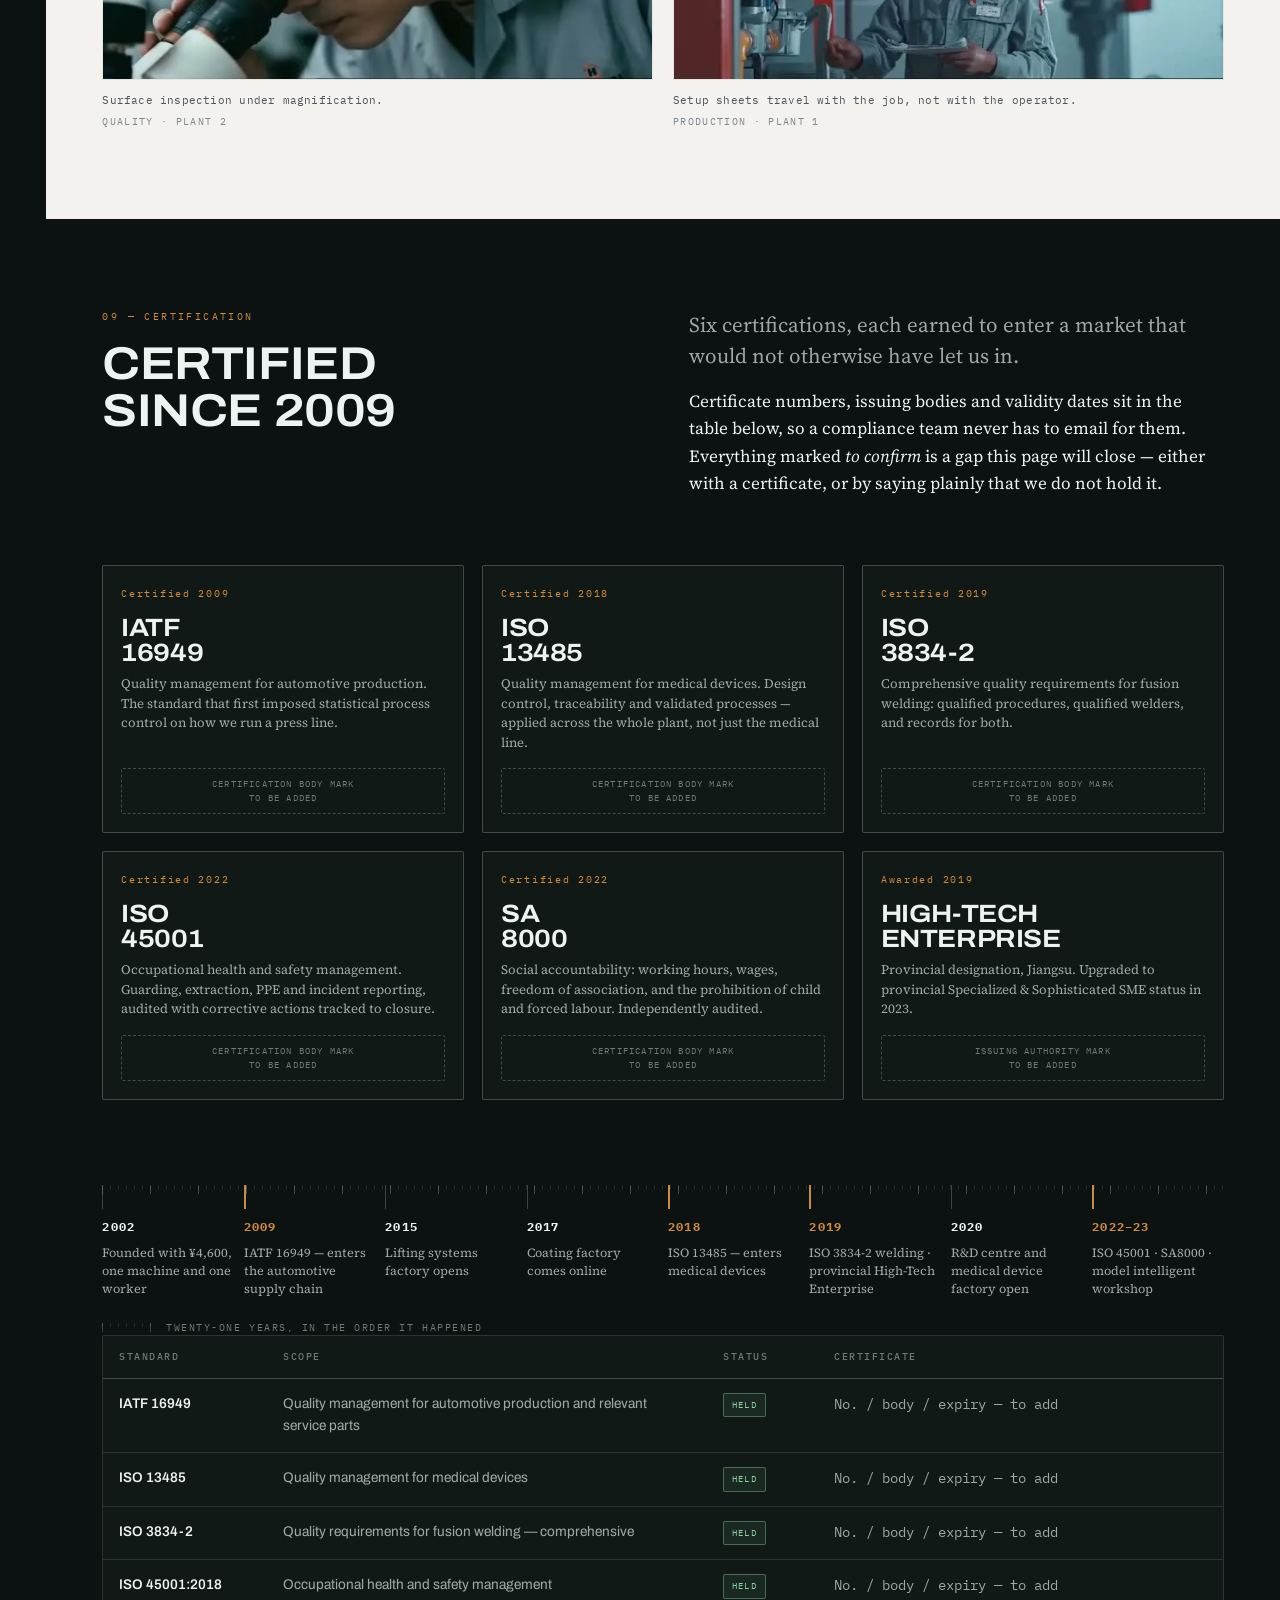
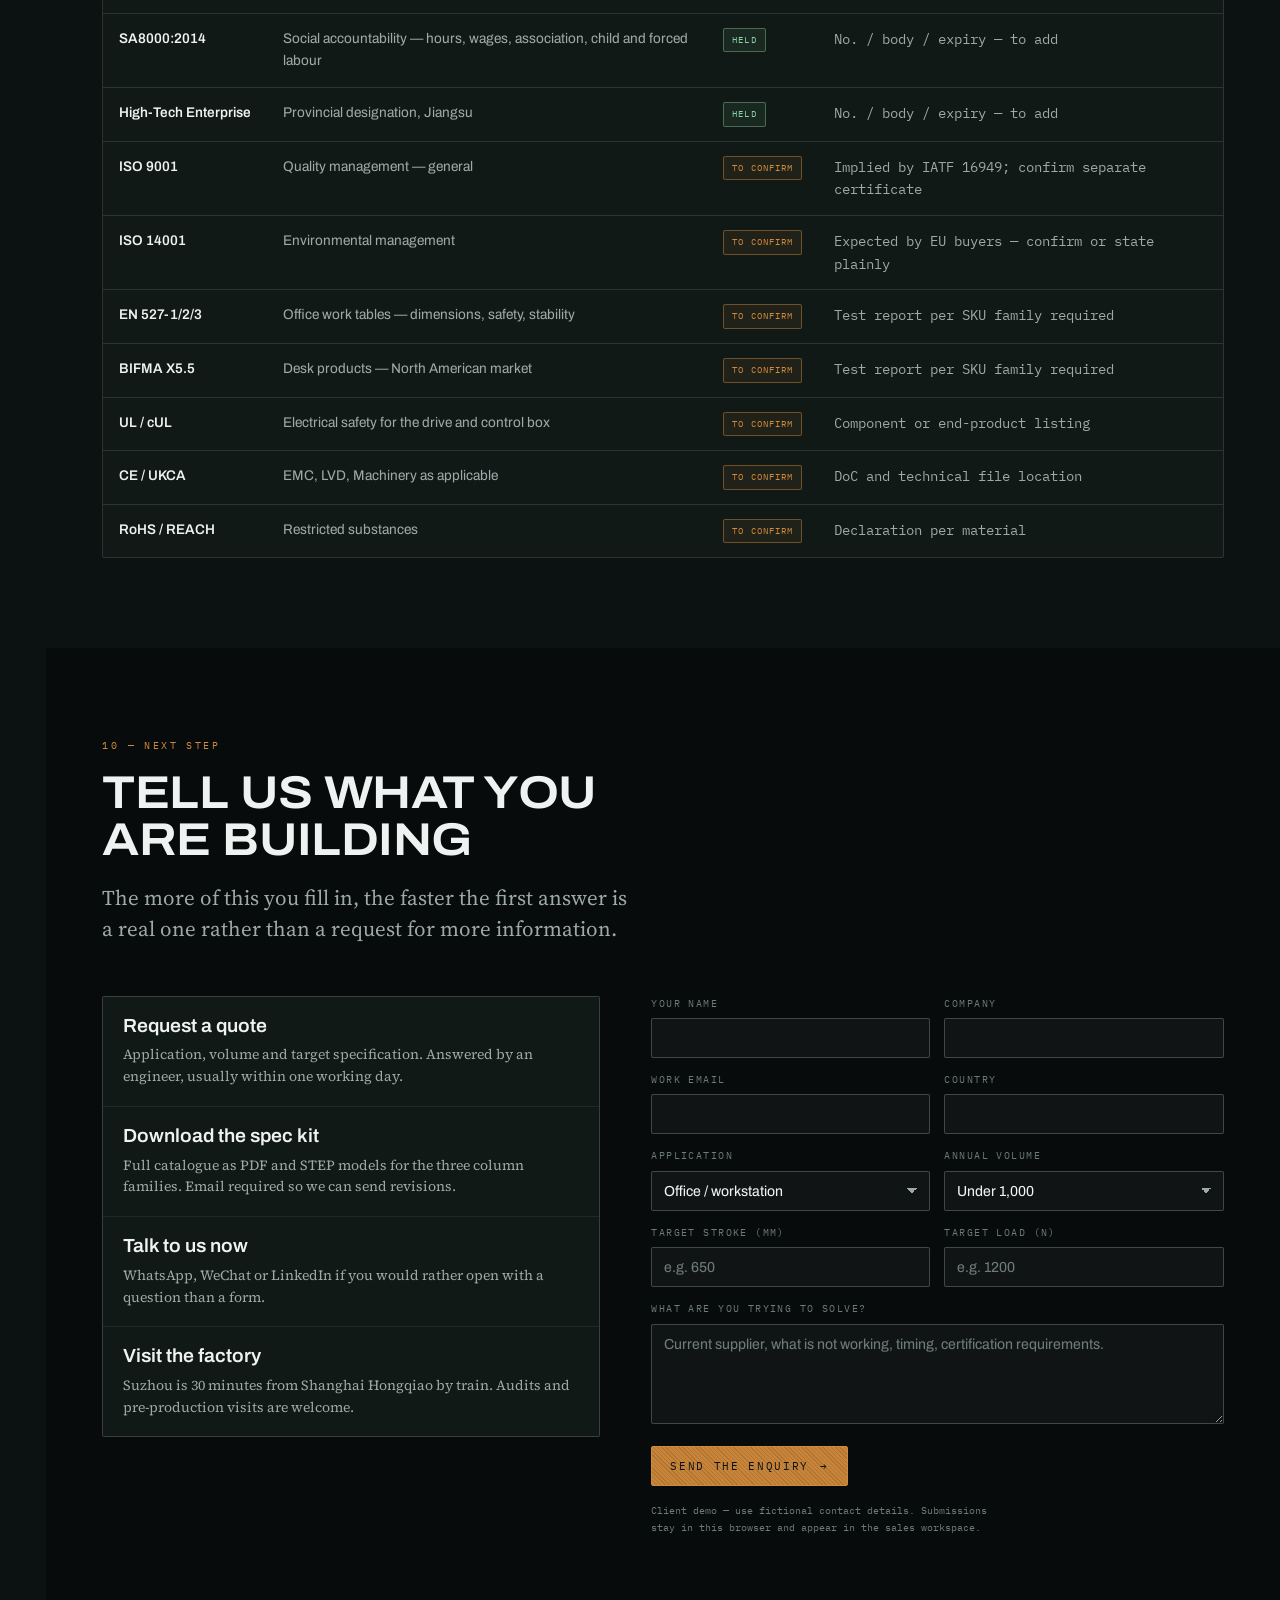
<file: demo/index.html>
<!doctype html>
<html lang="en">
<head>
<meta charset="utf-8">
<meta name="viewport" content="width=device-width, initial-scale=1">
<title>Herstar — Lifting columns and height-adjustable desk frames, built in Suzhou</title>
<meta name="description" content="Suzhou Herstar builds lifting columns and height-adjustable desk frames to medical-device tolerances. Tooling, stamping, machining, sheet metal, welding and coating in-house. IATF 16949, ISO 13485, ISO 3834-2, ISO 45001, SA8000.">
<link rel="preconnect" href="https://fonts.googleapis.com">
<link rel="preconnect" href="https://fonts.gstatic.com" crossorigin>
<link rel="stylesheet" href="https://fonts.googleapis.com/css2?family=Archivo:wdth,wght@75..125,400..700&family=IBM+Plex+Mono:wght@400;500&family=Source+Serif+4:opsz,wght@8..60,400..600&display=swap">
<link rel="icon" href="data:image/svg+xml,%3Csvg xmlns='http://www.w3.org/2000/svg' viewBox='0 0 32 32'%3E%3Crect width='32' height='32' fill='%230C1211'/%3E%3Crect x='13' y='5' width='6' height='22' fill='%23D08A3C'/%3E%3Crect x='9' y='11' width='14' height='3' fill='%23F3F2EE'/%3E%3C/svg%3E">
<link rel="stylesheet" href="assets/css/site.css">
<style>.demo-shortcuts{display:flex;gap:24px;flex-wrap:wrap;padding:14px max(24px,4.4vw);background:#17201e;color:#eef2f0;font:14px Arial,sans-serif;position:relative;z-index:3}.demo-shortcuts a{color:inherit} @media(max-width:700px){.demo-shortcuts{padding-left:58px;gap:15px}}</style>
</head>
<body>

<!-- Remove this bar, every .vf marker and .foot-legal before a customer sees this. -->
<div class="proto"><div class="wrap">
  <span>Herstar B2B — client demonstration</span>
  <span>Figures marked <b>°</b> are unverified. Imagery is recovered from the existing corporate film and is placeholder-grade.</span>
</div></div>

<!-- the spine: a millimetre rule down the edge of the whole site -->
<div class="spine" aria-hidden="true">
  <span class="spine-trail" style="height:0"></span>
  <span class="spine-mark" style="top:0"></span>
  <span class="spine-num" style="top:0">00</span>
  <span class="spine-cap">Herstar · mm</span>
</div>

<header class="nav">
  <div class="wrap">
    <a class="brand" href="#top">Herstar <span>Suzhou</span></a>
    <ul class="nav-links">
      <li><a href="#measurement">Quality</a></li>
      <li><a href="portal.html#catalog">Products</a></li>
      <li><a href="#capability">Manufacturing</a></li>
      <li><a href="portal.html#admin">销售工作台</a></li>
      <li><a href="#compliance">Certifications</a></li>
    </ul>
    <a class="btn btn-sm btn-solid" href="portal.html#inquiry">Request a quote <span class="ar">&rarr;</span></a>
  </div>
</header>

<main id="top">
<div class="demo-shortcuts"><a href="operations/index.html#assistant">内部 AI 经营助手 ↗</a><a href="portal.html#guide">客户演示导览 ↗</a><a href="portal.html#resources">Technical resources ↗</a><a href="portal.html#catalog">Product catalogue ↗</a><a href="portal.html#inquiry">Inquiry basket ↗</a><a href="us.html">United States ↗</a><a href="de.html">Deutschland ↗</a><a href="portal.html#admin">销售工作台 ↗</a></div>

  <!-- ===================== 00 HERO ===================== -->
  <section class="chapter hero" data-ch="00">
    <picture>
      <source type="image/webp" srcset="assets/img/auto-robot-cell-960.webp 960w, assets/img/auto-robot-cell-1280.webp 1280w, assets/img/auto-robot-cell-1920.webp 1920w" sizes="100vw">
      <img src="assets/img/auto-robot-cell-1920.jpg" srcset="assets/img/auto-robot-cell-960.jpg 960w, assets/img/auto-robot-cell-1280.jpg 1280w, assets/img/auto-robot-cell-1920.jpg 1920w" sizes="100vw" alt="A line of six-axis robots tending stamping presses on the Herstar factory floor." fetchpriority="high" decoding="async">
    </picture>
    <div class="chapter-scrim scrim-l"></div>
    <div class="chapter-body">
      <div class="wrap">
        <div class="chapter-col">
          <span class="eyebrow">Precision components · Suzhou · Since 2002</span>
          <h1 class="chapter-h">Every column leaves here measured</h1>
          <p class="chapter-p">We build lifting columns and height-adjustable desk frames to the tolerances our medical imaging work demands — and nothing ships without being checked against its drawing.</p>
          <div class="chips" style="margin-bottom:26px">
            <span class="chip">IATF 16949</span>
            <span class="chip">ISO 13485</span>
            <span class="chip">ISO 3834-2</span>
            <span class="chip">ISO 45001:2018</span>
            <span class="chip">SA8000:2014</span>
          </div>
          <a class="btn" href="portal.html#inquiry">Request a quote <span class="ar">&rarr;</span></a>
        </div>
      </div>
    </div>
    <div class="scroll-cue"><i></i> Scroll</div>
    <span class="chapter-tag">Robot press cell · Plant 1</span>
    <div class="chapter-rule"></div>
  </section>

  <!-- stat band overlapping the hero, WEIMA-style -->
  <div class="statband">
    <div class="wrap">
      <div class="inner rv">
        <div class="stat"><span class="tick"><i></i></span><span>Founded</span><b data-plain="1">2002</b><span>Lake Tai, Suzhou</span></div>
        <div class="stat"><span class="tick"><i></i></span><span>Floor area</span><b data-count="50000" data-suffix=" m²">50,000 m²</b><span>Across four factories</span></div>
        <div class="stat"><span class="tick"><i></i></span><span>Manufacturing</span><b data-count="7">7</b><span>In-house process centres</span></div>
        <div class="stat"><span class="tick"><i></i></span><span>Field returns</span><b data-plain="1" data-sup="Published on hosunherstar.com with no stated basis. Needs period, population and definition of a return.">&lt;0.3%</b><span>Across the range</span></div>
      </div>
    </div>
  </div>


  <!-- ===================== 01 WHAT WE MAKE — the three pillars ===================== -->
  <section class="sec" id="pillars" data-ch="01">
    <div class="wrap">
      <div class="sec-head two rv">
        <div>
          <span class="eyebrow">01 — What we make</span>
          <h2>Three lines<br>of business</h2>
        </div>
        <div>
          <p class="lede">Started in 2002 with 4,600 yuan, one machine and one worker.</p>
          <p>Today: four factories and an R&amp;D base on the shore of Lake Tai, supplying customers across Europe, North America, Japan and South-East Asia — including Fortune Global 500 manufacturers.<span class="vf" title="Claimed on hosun.cn. Confirm which customers may be named publicly before this line goes live.">°</span> Desk components are one of three things we build.</p>
        </div>
      </div>

      <div class="pillars rv">
        <article class="pillar">
          <div class="shot">
            <picture>
              <source type="image/webp" srcset="assets/img/cap-machined-parts-640.webp 640w, assets/img/cap-machined-parts-960.webp 960w" sizes="(max-width:900px) 100vw, 33vw">
              <img src="assets/img/cap-machined-parts-960.jpg" alt="Rows of identical machined aluminium flanges after machining." loading="lazy" decoding="async">
            </picture>
            <h3 class="label">Precision components</h3>
          </div>
          <div class="txt">
            <span class="n">Pillar 01</span>
            <p>Stamped, machined and welded parts for home appliance, automotive and industrial customers. Dies and fixtures are designed and tried out in our own tool room, on presses from 25 to 400 tonnes.</p>
            <dl>
              <div><dt>Since</dt><dd>2002</dd></div>
              <div><dt>Presses</dt><dd>25–400 T</dd></div>
            </dl>
          </div>
        </article>

        <article class="pillar">
          <div class="shot">
            <picture>
              <source type="image/webp" srcset="assets/img/hero-metrology-scanner-640.webp 640w, assets/img/hero-metrology-scanner-960.webp 960w" sizes="(max-width:900px) 100vw, 33vw">
              <img src="assets/img/hero-metrology-scanner-960.jpg" alt="A handheld blue-light laser scanner passing over a white machined component." loading="lazy" decoding="async">
            </picture>
            <h3 class="label">High-end medical</h3>
          </div>
          <div class="txt">
            <span class="n">Pillar 02</span>
            <p>Complete-machine assembly for high-end medical imaging equipment, in a dedicated medical device factory. This is where the tolerances come from — and the reason the desk components are held to them.</p>
            <dl>
              <div><dt>Certified</dt><dd>ISO 13485</dd></div>
              <div><dt>Factory</dt><dd>20,000 m²</dd></div>
            </dl>
          </div>
        </article>

        <article class="pillar">
          <div class="shot">
            <picture>
              <source type="image/webp" srcset="assets/img/product-frames-line-640.webp 640w, assets/img/product-frames-line-960.webp 960w" sizes="(max-width:900px) 100vw, 33vw">
              <img src="assets/img/product-frames-line-960.jpg" alt="Height-adjustable desk frames moving along an assembly line." loading="lazy" decoding="async">
            </picture>
            <h3 class="label">Intelligent lifting systems</h3>
          </div>
          <div class="txt">
            <span class="n">Pillar 03</span>
            <p>Lifting columns and height-adjustable desk frames — the products on this site. Laser cutting, CNC bending, resin moulding and robotic welding, in a factory built for them in 2015.</p>
            <dl>
              <div><dt>Since</dt><dd>2015</dd></div>
              <div><dt>Factory</dt><dd>10,000 m²</dd></div>
            </dl>
          </div>
        </article>
      </div>
    </div>
  </section>

  <!-- ===================== 02 MEASUREMENT ===================== -->
  <section class="chapter" id="measurement" data-ch="02" style="margin-top:clamp(56px,7vw,104px)">
    <picture>
      <source type="image/webp" srcset="assets/img/qc-cmm-probe-960.webp 960w, assets/img/qc-cmm-probe-1280.webp 1280w, assets/img/qc-cmm-probe-1920.webp 1920w" sizes="100vw">
      <img src="assets/img/qc-cmm-probe-1920.jpg" srcset="assets/img/qc-cmm-probe-960.jpg 960w, assets/img/qc-cmm-probe-1280.jpg 1280w, assets/img/qc-cmm-probe-1920.jpg 1920w" sizes="100vw" alt="A touch probe measuring a black machined component on a granite table under red alignment lasers." loading="lazy" decoding="async">
    </picture>
    <div class="chapter-scrim scrim-r"></div>
    <div class="chapter-body">
      <div class="wrap">
        <div class="chapter-col right">
          <span class="eyebrow">02 — Measurement</span>
          <h2 class="chapter-h">Measured, not assumed</h2>
          <p class="chapter-p">A column that comes back costs more than a column that took an extra minute to check. First articles are validated against the CAD model, not against a golden sample.</p>
          <a class="btn" href="#compliance">See what we are certified to <span class="ar">&rarr;</span></a>
        </div>
      </div>
    </div>
    <span class="chapter-tag">Coordinate measuring machine · Plant 2</span>
    <div class="chapter-rule"></div>
  </section>

  <section class="sec">
    <div class="wrap">
      <div class="figs rv">
        <figure class="fig">
          <div class="shot">
            <picture>
              <source type="image/webp" srcset="assets/img/qc-height-gauge-640.webp 640w, assets/img/qc-height-gauge-960.webp 960w" sizes="(max-width:900px) 100vw, 33vw">
              <img src="assets/img/qc-height-gauge-960.jpg" srcset="assets/img/qc-height-gauge-640.jpg 640w, assets/img/qc-height-gauge-960.jpg 960w" sizes="(max-width:900px) 100vw, 33vw" width="960" height="414" alt="A measuring probe descending onto a black machined bracket held in a fixture." loading="lazy" decoding="async">
            </picture>
          </div>
          <figcaption>Datum-referenced dimensions on a machined assembly.<span class="who">Height gauge</span></figcaption>
        </figure>
        <figure class="fig">
          <div class="shot">
            <picture>
              <source type="image/webp" srcset="assets/img/hero-metrology-scanner-640.webp 640w, assets/img/hero-metrology-scanner-960.webp 960w" sizes="(max-width:900px) 100vw, 33vw">
              <img src="assets/img/hero-metrology-scanner-960.jpg" srcset="assets/img/hero-metrology-scanner-640.jpg 640w, assets/img/hero-metrology-scanner-960.jpg 960w" sizes="(max-width:900px) 100vw, 33vw" width="960" height="414" alt="A handheld blue-light laser scanner passing over a white machined component." loading="lazy" decoding="async">
            </picture>
          </div>
          <figcaption>Full-surface capture for first-article and tooling validation.<span class="who">Handheld laser scanner</span></figcaption>
        </figure>
        <figure class="fig">
          <div class="shot">
            <picture>
              <source type="image/webp" srcset="assets/img/qc-dial-gauge-640.webp 640w, assets/img/qc-dial-gauge-960.webp 960w" sizes="(max-width:900px) 100vw, 33vw">
              <img src="assets/img/qc-dial-gauge-960.jpg" srcset="assets/img/qc-dial-gauge-640.jpg 640w, assets/img/qc-dial-gauge-960.jpg 960w" sizes="(max-width:900px) 100vw, 33vw" width="960" height="414" alt="A dial gauge on a bore, held by a gloved hand." loading="lazy" decoding="async">
            </picture>
          </div>
          <figcaption>Bore and runout checks at the machine, before the part moves.<span class="who">Dial gauge</span></figcaption>
        </figure>
      </div>
    </div>
  </section>

  <!-- ===================== 02 CONSTRUCTION ===================== -->
  <section class="dissect" id="construction" data-ch="07">
    <div class="dissect-track">
      <div class="dissect-stick">
        <div>
          <div class="dissect-canvas">
            <canvas id="column-canvas" aria-label="Interactive exploded view of a three-stage lifting column" role="img"></canvas>
            <img class="dissect-fallback" src="assets/img/cap-machined-parts-960.jpg" alt="Machined aluminium components arranged in rows." width="960" height="414">
            <span class="dissect-scale">60 × 90 mm three-stage column · illustrative model</span>
          </div>
        </div>
        <div>
          <span class="eyebrow">03 — Construction</span>
          <div class="dissect-steps">
            <div class="step on">
              <span class="n">Step 01</span>
              <h3>A column is not an extrusion with a motor in it</h3>
              <p>Eleven machined parts, three anodised profiles, a ground spindle and a set of glide pads — assembled and tested as one unit. Scroll to take it apart.</p>
              <dl>
                <div><dt>Profile</dt><dd>60 × 90 mm</dd></div>
                <div><dt>Stages</dt><dd>3</dd></div>
                <div><dt>Wall</dt><dd>3.0 mm</dd></div>
              </dl>
            </div>
            <div class="step">
              <span class="n">Step 02</span>
              <h3>Three profiles, nested</h3>
              <p>Each stage is extruded, cut, and machined to fit the one above it. The tighter that fit, the less the desk moves when someone leans on it — and the more precisely each profile has to be held.</p>
              <dl>
                <div><dt>Stage 1</dt><dd>90 × 60</dd></div>
                <div><dt>Stage 2</dt><dd>78 × 48</dd></div>
                <div><dt>Stage 3</dt><dd>66 × 36</dd></div>
              </dl>
            </div>
            <div class="step">
              <span class="n">Step 03</span>
              <h3>Overlap is what kills wobble</h3>
              <p>At full extension the stages still share a length of engagement. That overlap, and the four POM glide pads inside it, decide how much the top of a desk deflects under a sideways push. It is the number worth arguing about.</p>
              <dl>
                <div><dt>Overlap</dt><dd>90 mm<span class="vf" title="Representative geometry. Replace with the drawing value.">°</span></dd></div>
                <div><dt>Pads</dt><dd>4 per stage</dd></div>
              </dl>
            </div>
            <div class="step">
              <span class="n">Step 04</span>
              <h3>The drive train is ours too</h3>
              <p>Spindle, nut and gearbox housing are machined and assembled in the same building as the profiles they sit inside. When a column runs quieter than the last batch, we know which machine to walk to.</p>
              <dl>
                <div><dt>Spindle</dt><dd>Ground steel</dd></div>
                <div><dt>Nut</dt><dd>Machined</dd></div>
              </dl>
            </div>
          </div>
        </div>
      </div>
      <div class="dissect-progress"><i></i></div>
    </div>
  </section>

  <!-- ===================== 03 REPEATABILITY ===================== -->
  <section class="chapter" id="repeatability" data-ch="03">
    <picture>
      <source type="image/webp" srcset="assets/img/auto-assembly-960.webp 960w, assets/img/auto-assembly-1280.webp 1280w, assets/img/auto-assembly-1920.webp 1920w" sizes="100vw">
      <img src="assets/img/auto-assembly-1920.jpg" srcset="assets/img/auto-assembly-960.jpg 960w, assets/img/auto-assembly-1280.jpg 1280w, assets/img/auto-assembly-1920.jpg 1920w" sizes="100vw" alt="An automated assembly station with pneumatic actuators and digital readouts." loading="lazy" decoding="async">
    </picture>
    <div class="chapter-scrim scrim-l"></div>
    <div class="chapter-body">
      <div class="wrap">
        <div class="chapter-col">
          <span class="eyebrow">04 — Repeatability</span>
          <h2 class="chapter-h">March and October leave identical</h2>
          <p class="chapter-p">Robot cells and automated stations take the operations where human variance ends up in the finished part. People do the work that needs judgement — setup, first-off inspection, and deciding when something is not right.</p>
          <a class="btn" href="#capability">How we make them <span class="ar">&rarr;</span></a>
        </div>
      </div>
    </div>
    <span class="chapter-tag">Automated assembly · torque logged per unit</span>
    <div class="chapter-rule"></div>
  </section>

  <!-- ===================== 04 CAPABILITY (carousel) ===================== -->
  <section class="sec" id="capability" data-ch="04">
    <div class="wrap">
      <div class="sec-head two rv">
        <div>
          <span class="eyebrow">05 — Manufacturing</span>
          <h2>Seven centres<br>one company</h2>
        </div>
        <div>
          <p class="lede">Most desk-frame suppliers buy their extrusion, buy their stampings, and assemble.</p>
          <p>We run seven process centres of our own — stamping, sheet metal, welding, machining, assembly, coating and inspection. That is why our lead time on a design change is measured in days, and why when a tolerance drifts we can walk to the machine that caused it.</p>
        </div>
      </div>
    </div>

    <div class="wrap">
      <div class="railx rv">
        <article class="card"><div class="shot"><img src="assets/img/auto-robot-cell-640.jpg" alt="Stamping operations at Herstar." loading="lazy"></div>
          <div class="txt"><span class="n">01</span><h3>Stamping</h3><p>25 to 400 tonne press lines, robot-tended, running progressive dies cut in our own tool room.</p></div></article>
        <article class="card"><div class="shot"><img src="assets/img/cap-laser-bed-640.jpg" alt="Sheet metal operations at Herstar." loading="lazy"></div>
          <div class="txt"><span class="n">02</span><h3>Sheet metal</h3><p>Laser cutting, laser tube cutting and CNC press-brake forming.</p></div></article>
        <article class="card"><div class="shot"><img src="assets/img/forming-sparks-640.jpg" alt="Welding operations at Herstar." loading="lazy"></div>
          <div class="txt"><span class="n">03</span><h3>Welding</h3><p>Robotic and manual welding, certified to ISO 3834-2 comprehensive requirements.</p></div></article>
        <article class="card"><div class="shot"><img src="assets/img/cap-machined-parts-640.jpg" alt="Machining operations at Herstar." loading="lazy"></div>
          <div class="txt"><span class="n">04</span><h3>Machining</h3><p>Turning and milling for spindles, nuts, housings and machined brackets.</p></div></article>
        <article class="card"><div class="shot"><img src="assets/img/product-frames-line-640.jpg" alt="Assembly operations at Herstar." loading="lazy"></div>
          <div class="txt"><span class="n">05</span><h3>Assembly</h3><p>Complete-machine build, run-in and functional test before packing.</p></div></article>
        <article class="card"><div class="shot"><img src="assets/img/cap-coating-640.jpg" alt="Coating operations at Herstar." loading="lazy"></div>
          <div class="txt"><span class="n">06</span><h3>Coating</h3><p>Automatic and semi-automatic powder lines with a dedicated curing oven.</p></div></article>
        <article class="card"><div class="shot"><img src="assets/img/qc-cmm-probe-640.jpg" alt="Inspection operations at Herstar." loading="lazy"></div>
          <div class="txt"><span class="n">07</span><h3>Inspection</h3><p>Coordinate measuring, height gauges and handheld laser scanning.</p></div></article>
</div>
      <div class="railx-hint"><span class="rule" style="width:52px"></span> Drag to see all seven centres</div>
    </div>
  </section>

  <!-- ===================== 05 SCALE ===================== -->
  <section class="chapter" id="scale" data-ch="05">
    <picture>
      <source type="image/webp" srcset="assets/img/scale-machine-hall-960.webp 960w, assets/img/scale-machine-hall-1280.webp 1280w, assets/img/scale-machine-hall-1920.webp 1920w" sizes="100vw">
      <img src="assets/img/scale-machine-hall-1920.jpg" srcset="assets/img/scale-machine-hall-960.jpg 960w, assets/img/scale-machine-hall-1280.jpg 1280w, assets/img/scale-machine-hall-1920.jpg 1920w" sizes="100vw" alt="A long hall filled with rows of identical machining centres receding into the distance." loading="lazy" decoding="async">
    </picture>
    <div class="chapter-scrim scrim-r"></div>
    <div class="chapter-body">
      <div class="wrap">
        <div class="chapter-col right">
          <span class="eyebrow">06 — Scale</span>
          <h2 class="chapter-h">Four factories on the shore of Lake Tai</h2>
          <p class="chapter-p">The automotive work brought IATF 16949 in 2009. The medical imaging work brought ISO 13485 in 2018. Both sets of habits ended up in the desk components — which is the only reason a column from Suzhou gets specified against a Danish one on something other than price.</p>
        </div>
      </div>
    </div>
    <span class="chapter-tag">Machining hall · Plant 2</span>
    <div class="chapter-rule"></div>
  </section>


  <section class="sec" id="plants" data-ch="06">
    <div class="wrap">
      <div class="sec-head two rv">
        <div>
          <h2>Four factories<br>50,000<span style="text-transform:none"> m²</span></h2>
        </div>
        <div>
          <p>Each factory was built for one job rather than shared between three. The lifting-systems factory opened in 2015; the medical device factory and the R&amp;D centre followed in 2020.</p>
        </div>
      </div>
      <div class="plants rv">
        <div class="plant">
          <span class="area">15,000 m²</span>
          <h3>Sheet metal factory</h3>
          <p><span class="k">Builds</span>Smart home appliance assemblies</p>
          <p><span class="k">Processes</span>Stamping and die making, fixture design and assembly, 25–400 T presses</p>
        </div>
        <div class="plant">
          <span class="area">10,000 m²</span>
          <h3>Lifting systems factory</h3>
          <p><span class="k">Builds</span>Lifting columns and desk frames</p>
          <p><span class="k">Processes</span>Laser cutting, CNC bending, resin moulding, robotic welding, laser tube cutting</p>
        </div>
        <div class="plant">
          <span class="area">20,000 m²</span>
          <h3>Medical device factory</h3>
          <p><span class="k">Builds</span>Complete-machine assembly</p>
          <p><span class="k">Processes</span>Laser cutting, CNC bending, machining, welding, assembly</p>
        </div>
        <div class="plant">
          <span class="area">5,000 m²</span>
          <h3>Coating factory</h3>
          <p><span class="k">Builds</span>Surface coating for metal components</p>
          <p><span class="k">Processes</span>Powder coating, automatic and semi-automatic lines, curing oven</p>
        </div>
      </div>
    </div>
  </section>

  <section class="chapter" data-ch="06" style="min-height:clamp(360px,38vw,540px)">
    <picture>
      <source type="image/webp" srcset="assets/img/scale-aerial-960.webp 960w, assets/img/scale-aerial-1280.webp 1280w, assets/img/scale-aerial-1920.webp 1920w" sizes="100vw">
      <img src="assets/img/scale-aerial-1920.jpg" srcset="assets/img/scale-aerial-960.jpg 960w, assets/img/scale-aerial-1280.jpg 1280w, assets/img/scale-aerial-1920.jpg 1920w" sizes="100vw" alt="Aerial view of the Herstar factory campus, blue-roofed halls among low buildings." loading="lazy" decoding="async">
    </picture>
    <div class="chapter-scrim scrim-soft"></div>
    <div class="chapter-body">
      <div class="wrap">
        <div class="chips">
          <span class="chip">Sheet metal · 15,000 m²</span>
          <span class="chip">Lifting systems · 10,000 m²</span>
          <span class="chip">Medical devices · 20,000 m²</span>
          <span class="chip">Coating · 5,000 m²</span>
          <span class="chip">R&amp;D centre · since 2020</span>
        </div>
      </div>
    </div>
    <span class="chapter-tag">Suzhou, Jiangsu</span>
    <div class="chapter-rule"></div>
  </section>

  <!-- ===================== 06 FORMING ===================== -->
  <section class="chapter" id="forming" data-ch="06">
    <picture>
      <source type="image/webp" srcset="assets/img/forming-sparks-960.webp 960w, assets/img/forming-sparks-1280.webp 1280w, assets/img/forming-sparks-1920.webp 1920w" sizes="100vw">
      <img src="assets/img/forming-sparks-1920.jpg" srcset="assets/img/forming-sparks-960.jpg 960w, assets/img/forming-sparks-1280.jpg 1280w, assets/img/forming-sparks-1920.jpg 1920w" sizes="100vw" alt="A long fan of orange sparks thrown from a grinding operation in a darkened workshop." loading="lazy" decoding="async">
    </picture>
    <div class="chapter-scrim scrim-l"></div>
    <div class="chapter-body">
      <div class="wrap">
        <div class="chapter-col">
          <span class="eyebrow">07 — Forming</span>
          <h2 class="chapter-h">Where tolerance survives, or quietly disappears</h2>
          <p class="chapter-p">Cutting, grinding and welding are where a drawing becomes something with mass. Finish is ground to a specification, not to the eye.</p>
        </div>
      </div>
    </div>
    <span class="chapter-tag">Finishing · Plant 1</span>
    <div class="chapter-rule"></div>
  </section>

  <!-- ===================== 07 RESPONSIBILITY — the one light inversion ===================== -->
  <section class="chapter" id="responsibility" data-ch="08" style="min-height:clamp(380px,42vw,640px)">
    <picture>
      <source type="image/webp" srcset="assets/img/people-inspection-960.webp 960w, assets/img/people-inspection-1280.webp 1280w, assets/img/people-inspection-1920.webp 1920w" sizes="100vw">
      <img src="assets/img/people-inspection-1920.jpg" srcset="assets/img/people-inspection-960.jpg 960w, assets/img/people-inspection-1280.jpg 1280w, assets/img/people-inspection-1920.jpg 1920w" sizes="100vw" alt="Two colleagues in Hosun caps and safety glasses examining a small machined part together." loading="lazy" decoding="async">
    </picture>
    <div class="chapter-scrim scrim-b"></div>
    <div class="chapter-body">
      <div class="wrap">
        <div class="chapter-col">
          <span class="eyebrow">08 — Responsibility</span>
          <h2 class="chapter-h">The people who make it</h2>
        </div>
      </div>
    </div>
    <span class="chapter-tag">Incoming inspection · Plant 2</span>
  </section>

  <section class="sec on-paper">
    <div class="wrap">
      <p class="people-lede">A column is only as consistent as the people who build it. So the conditions they build it in are part of the specification.</p>
      <div class="rule" style="margin:0 0 30px"></div>
      <div class="two rv">
        <div>
          <p>We hold <strong>SA8000:2014</strong> for social accountability and <strong>ISO 45001:2018</strong> for occupational health and safety. Both are audited by an outside body on a recurring cycle — they are not self-declared statements of intent, and the audit findings are available to customers under NDA.<span class="vf" title="Confirm that audit reports can in fact be shared under NDA before publishing this sentence.">°</span></p>
        </div>
        <div>
          <p>SA8000 is the part that usually matters to a European or North American buyer, because it is the standard covering the questions a compliance team is obliged to ask: working hours, wages, freedom of association, health and safety, and the absence of child or forced labour.</p>
        </div>
      </div>

      <div class="pledges rv">
        <div class="pledge">
          <h3>Safe work</h3>
          <p>A managed occupational health and safety system covering guarding, extraction, PPE, incident reporting and annual health checks — audited, with corrective actions tracked to closure.</p>
          <span class="std">ISO 45001:2018</span>
        </div>
        <div class="pledge">
          <h3>Fair work</h3>
          <p>Working hours, wages, freedom of association and the prohibition of child and forced labour, held to an internationally recognised standard rather than to local minimums.</p>
          <span class="std">SA8000:2014</span>
        </div>
        <div class="pledge">
          <h3>Skilled work</h3>
          <p>Structured induction and on-the-job training for new operators, and a standing improvement-suggestion scheme through which the people on the line change how the line runs.</p>
          <span class="std">Internal programme</span>
        </div>
      </div>

      <div class="figs rv" style="margin-top:clamp(34px,4vw,56px)">
        <figure class="fig">
          <div class="shot">
            <picture>
              <source type="image/webp" srcset="assets/img/people-microscope-640.webp 640w, assets/img/people-microscope-960.webp 960w" sizes="(max-width:860px) 100vw, 50vw">
              <img src="assets/img/people-microscope-960.jpg" srcset="assets/img/people-microscope-640.jpg 640w, assets/img/people-microscope-960.jpg 960w" sizes="(max-width:860px) 100vw, 50vw" width="960" height="414" alt="An inspector in a Hosun cap looking through a stereo microscope." loading="lazy" decoding="async">
            </picture>
          </div>
          <figcaption>Surface inspection under magnification.<span class="who">Quality · Plant 2</span></figcaption>
        </figure>
        <figure class="fig">
          <div class="shot">
            <picture>
              <source type="image/webp" srcset="assets/img/people-line-operator-640.webp 640w, assets/img/people-line-operator-960.webp 960w" sizes="(max-width:860px) 100vw, 50vw">
              <img src="assets/img/people-line-operator-960.jpg" srcset="assets/img/people-line-operator-640.jpg 640w, assets/img/people-line-operator-960.jpg 960w" sizes="(max-width:860px) 100vw, 50vw" width="960" height="414" alt="An operator reading a job sheet beside a machine on the production floor." loading="lazy" decoding="async">
            </picture>
          </div>
          <figcaption>Setup sheets travel with the job, not with the operator.<span class="who">Production · Plant 1</span></figcaption>
        </figure>
      </div>
    </div>
  </section>

  <!-- ===================== 08 COMPLIANCE ===================== -->
  <section class="sec" id="compliance" data-ch="10">
    <div class="wrap">
      <div class="sec-head two rv">
        <div>
          <span class="eyebrow">09 — Certification</span>
          <h2>Certified<br>since 2009</h2>
        </div>
        <div>
          <p class="lede">Six certifications, each earned to enter a market that would not otherwise have let us in.</p>
          <p>Certificate numbers, issuing bodies and validity dates sit in the table below, so a compliance team never has to email for them. Everything marked <em>to confirm</em> is a gap this page will close — either with a certificate, or by saying plainly that we do not hold it.</p>
        </div>
      </div>
      <div class="certgrid rv">
        <div class="cbadge">
          <span class="yr">Certified 2009</span>
          <div class="std">IATF<br>16949</div>
          <p>Quality management for automotive production. The standard that first imposed statistical process control on how we run a press line.</p>
          <div class="mark">Certification body mark<br>to be added</div>
        </div>
        <div class="cbadge">
          <span class="yr">Certified 2018</span>
          <div class="std">ISO<br>13485</div>
          <p>Quality management for medical devices. Design control, traceability and validated processes — applied across the whole plant, not just the medical line.</p>
          <div class="mark">Certification body mark<br>to be added</div>
        </div>
        <div class="cbadge">
          <span class="yr">Certified 2019</span>
          <div class="std">ISO<br>3834-2</div>
          <p>Comprehensive quality requirements for fusion welding: qualified procedures, qualified welders, and records for both.</p>
          <div class="mark">Certification body mark<br>to be added</div>
        </div>
        <div class="cbadge">
          <span class="yr">Certified 2022</span>
          <div class="std">ISO<br>45001</div>
          <p>Occupational health and safety management. Guarding, extraction, PPE and incident reporting, audited with corrective actions tracked to closure.</p>
          <div class="mark">Certification body mark<br>to be added</div>
        </div>
        <div class="cbadge">
          <span class="yr">Certified 2022</span>
          <div class="std">SA<br>8000</div>
          <p>Social accountability: working hours, wages, freedom of association, and the prohibition of child and forced labour. Independently audited.</p>
          <div class="mark">Certification body mark<br>to be added</div>
        </div>
        <div class="cbadge">
          <span class="yr">Awarded 2019</span>
          <div class="std">High-Tech<br>Enterprise</div>
          <p>Provincial designation, Jiangsu. Upgraded to provincial Specialized &amp; Sophisticated SME status in 2023.</p>
          <div class="mark">Issuing authority mark<br>to be added</div>
        </div>
      </div>

      <div class="tl rv">
        <div class="tl-inner">
          <div class="tl-rule"></div>
          <div class="tl-row">
            <div class="tl-item"><b>2002</b><span>Founded with ¥4,600, one machine and one worker</span></div>
            <div class="tl-item key"><b>2009</b><span>IATF 16949 — enters the automotive supply chain</span></div>
            <div class="tl-item"><b>2015</b><span>Lifting systems factory opens</span></div>
            <div class="tl-item"><b>2017</b><span>Coating factory comes online</span></div>
            <div class="tl-item key"><b>2018</b><span>ISO 13485 — enters medical devices</span></div>
            <div class="tl-item key"><b>2019</b><span>ISO 3834-2 welding · provincial High-Tech Enterprise</span></div>
            <div class="tl-item"><b>2020</b><span>R&amp;D centre and medical device factory open</span></div>
            <div class="tl-item key"><b>2022–23</b><span>ISO 45001 · SA8000 · model intelligent workshop</span></div>
          </div>
        </div>
      </div>
      <div class="tl-hint"><span class="rule" style="width:52px"></span> Twenty-one years, in the order it happened</div>

      <div class="cert-scroll rv">
        <table class="cert-table">
          <thead><tr><th>Standard</th><th>Scope</th><th>Status</th><th>Certificate</th></tr></thead>
          <tbody>
            <tr><td>IATF 16949</td><td>Quality management for automotive production and relevant service parts</td><td><span class="pill held">Held</span></td><td class="mono">No. / body / expiry — to add</td></tr>
            <tr><td>ISO 13485</td><td>Quality management for medical devices</td><td><span class="pill held">Held</span></td><td class="mono">No. / body / expiry — to add</td></tr>
            <tr><td>ISO 3834-2</td><td>Quality requirements for fusion welding — comprehensive</td><td><span class="pill held">Held</span></td><td class="mono">No. / body / expiry — to add</td></tr>
            <tr><td>ISO 45001:2018</td><td>Occupational health and safety management</td><td><span class="pill held">Held</span></td><td class="mono">No. / body / expiry — to add</td></tr>
            <tr><td>SA8000:2014</td><td>Social accountability — hours, wages, association, child and forced labour</td><td><span class="pill held">Held</span></td><td class="mono">No. / body / expiry — to add</td></tr>
            <tr><td>High-Tech Enterprise</td><td>Provincial designation, Jiangsu</td><td><span class="pill held">Held</span></td><td class="mono">No. / body / expiry — to add</td></tr>
            <tr><td>ISO 9001</td><td>Quality management — general</td><td><span class="pill todo">To confirm</span></td><td class="mono">Implied by IATF 16949; confirm separate certificate</td></tr>
            <tr><td>ISO 14001</td><td>Environmental management</td><td><span class="pill todo">To confirm</span></td><td class="mono">Expected by EU buyers — confirm or state plainly</td></tr>
            <tr><td>EN 527-1/2/3</td><td>Office work tables — dimensions, safety, stability</td><td><span class="pill todo">To confirm</span></td><td class="mono">Test report per SKU family required</td></tr>
            <tr><td>BIFMA X5.5</td><td>Desk products — North American market</td><td><span class="pill todo">To confirm</span></td><td class="mono">Test report per SKU family required</td></tr>
            <tr><td>UL / cUL</td><td>Electrical safety for the drive and control box</td><td><span class="pill todo">To confirm</span></td><td class="mono">Component or end-product listing</td></tr>
            <tr><td>CE / UKCA</td><td>EMC, LVD, Machinery as applicable</td><td><span class="pill todo">To confirm</span></td><td class="mono">DoC and technical file location</td></tr>
            <tr><td>RoHS / REACH</td><td>Restricted substances</td><td><span class="pill todo">To confirm</span></td><td class="mono">Declaration per material</td></tr>
          </tbody>
        </table>
      </div>
    </div>
  </section>

  <!-- ===================== 09 QUOTE ===================== -->
  <section class="sec pitch" id="quote" data-ch="09">
    <div class="wrap">
      <div class="sec-head rv">
        <span class="eyebrow">10 — Next step</span>
        <h2>Tell us what you<br>are building</h2>
        <p class="lede" style="margin-top:18px">The more of this you fill in, the faster the first answer is a real one rather than a request for more information.</p>
      </div>
      <div class="rfq rv">
        <div class="paths">
          <div><h3>Request a quote</h3><p>Application, volume and target specification. Answered by an engineer, usually within one working day.</p></div>
          <div><h3>Download the spec kit</h3><p>Full catalogue as PDF and STEP models for the three column families. Email required so we can send revisions.</p></div>
          <div><h3>Talk to us now</h3><p>WhatsApp, WeChat or LinkedIn if you would rather open with a question than a form.</p></div>
          <div><h3>Visit the factory</h3><p>Suzhou is 30 minutes from Shanghai Hongqiao by train. Audits and pre-production visits are welcome.</p></div>
        </div>
        <form id="rfq-form" novalidate>
          <div class="form-grid">
            <div><label for="f-name">Your name</label><input id="f-name" name="name" type="text" autocomplete="name"></div>
            <div><label for="f-company">Company</label><input id="f-company" name="company" type="text" autocomplete="organization"></div>
            <div><label for="f-email">Work email</label><input id="f-email" name="email" type="email" autocomplete="email"></div>
            <div><label for="f-country">Country</label><input id="f-country" name="country" type="text" autocomplete="country-name"></div>
            <div><label for="f-app">Application</label>
              <select id="f-app" name="application">
                <option>Office / workstation</option><option>Healthcare / medical</option>
                <option>Library / education</option><option>Gaming</option>
                <option>Residential</option><option>Industrial / other</option>
              </select></div>
            <div><label for="f-volume">Annual volume</label>
              <select id="f-volume" name="volume">
                <option>Under 1,000</option><option>1,000 – 10,000</option>
                <option>10,000 – 50,000</option><option>Over 50,000</option><option>Not yet known</option>
              </select></div>
            <div><label for="f-stroke">Target stroke (mm)</label><input id="f-stroke" name="stroke" type="text" inputmode="numeric" placeholder="e.g. 650"></div>
            <div><label for="f-load">Target load (N)</label><input id="f-load" name="load" type="text" inputmode="numeric" placeholder="e.g. 1200"></div>
            <div class="full"><label for="f-msg">What are you trying to solve?</label><textarea id="f-msg" name="message" placeholder="Current supplier, what is not working, timing, certification requirements."></textarea></div>
            <div class="full"><button class="btn btn-solid" type="submit">Send the enquiry <span class="ar">&rarr;</span></button></div>
          </div>
          <p class="form-note" id="rfq-note">Specifications are published openly on every product page. Only the CAD files ask for an email address.</p>
        </form>
      </div>
    </div>
  </section>
</main>

<footer class="foot">
  <div class="wrap">
    <div class="rule" style="margin-bottom:34px"></div>
    <div class="foot-grid">
      <div><h4>Products</h4><ul>
        <li><a href="#construction">Lifting columns</a></li>
        <li><a href="#construction">Dual-motor desk frames</a></li>
        <li><a href="#construction">Pneumatic desks</a></li></ul></div>
      <div><h4>Company</h4><ul>
        <li><a href="#capability">Manufacturing</a></li>
        <li><a href="#measurement">Quality</a></li>
        <li><a href="portal.html#admin">销售工作台</a></li>
        <li><a href="#compliance">Certifications</a></li></ul></div>
      <div><h4>Contact</h4><ul>
        <li><a href="portal.html#inquiry">Request a quote</a></li>
        <li><a href="portal.html#inquiry">Spec kit &amp; CAD</a></li>
        <li><a href="portal.html#inquiry">Visit the factory</a></li></ul></div>
      <div><h4>Suzhou Herstar</h4><ul>
        <li><a href="https://maps.google.com/?q=No.37+Yaonan+Road+Hengjing+Wuzhong+Suzhou" rel="noopener">No. 37 Yaonan Road, Hengjing<br>Wuzhong District, Suzhou, Jiangsu</a></li>
        <li><a href="mailto:lusia@hosun.cn">lusia@hosun.cn</a></li>
        <li><a href="portal.html#inquiry">Fax +86 512 6630 1073</a></li>
        <li><a href="portal.html#inquiry">Telephone — to add</a></li></ul></div>
    </div>
    <div class="rule"></div>
    <div class="foot-legal">
      <p><strong>Prototype.</strong> Address, email and fax are taken from hosun.cn; a direct telephone number, certificate numbers, product specifications and the return-rate figure are still to be confirmed. Certification marks shown are typographic placeholders — ISO does not license its logo to certified organisations, so the mark to display in each slot is the issuing certification body’s. Imagery is recovered from the existing hosun.cn corporate film for layout purposes and is to be re-shot. The three-dimensional column is an illustrative model built from published profile sizes, not from production CAD.</p>
    </div>
  </div>
</footer>

<script src="assets/js/site.js" defer></script>
<script src="activity.js" defer></script>
<script src="assets/js/demo-inquiry.js" defer></script>
<script type="module" src="assets/js/dissect.js"></script>
</body>
</html>
</file>
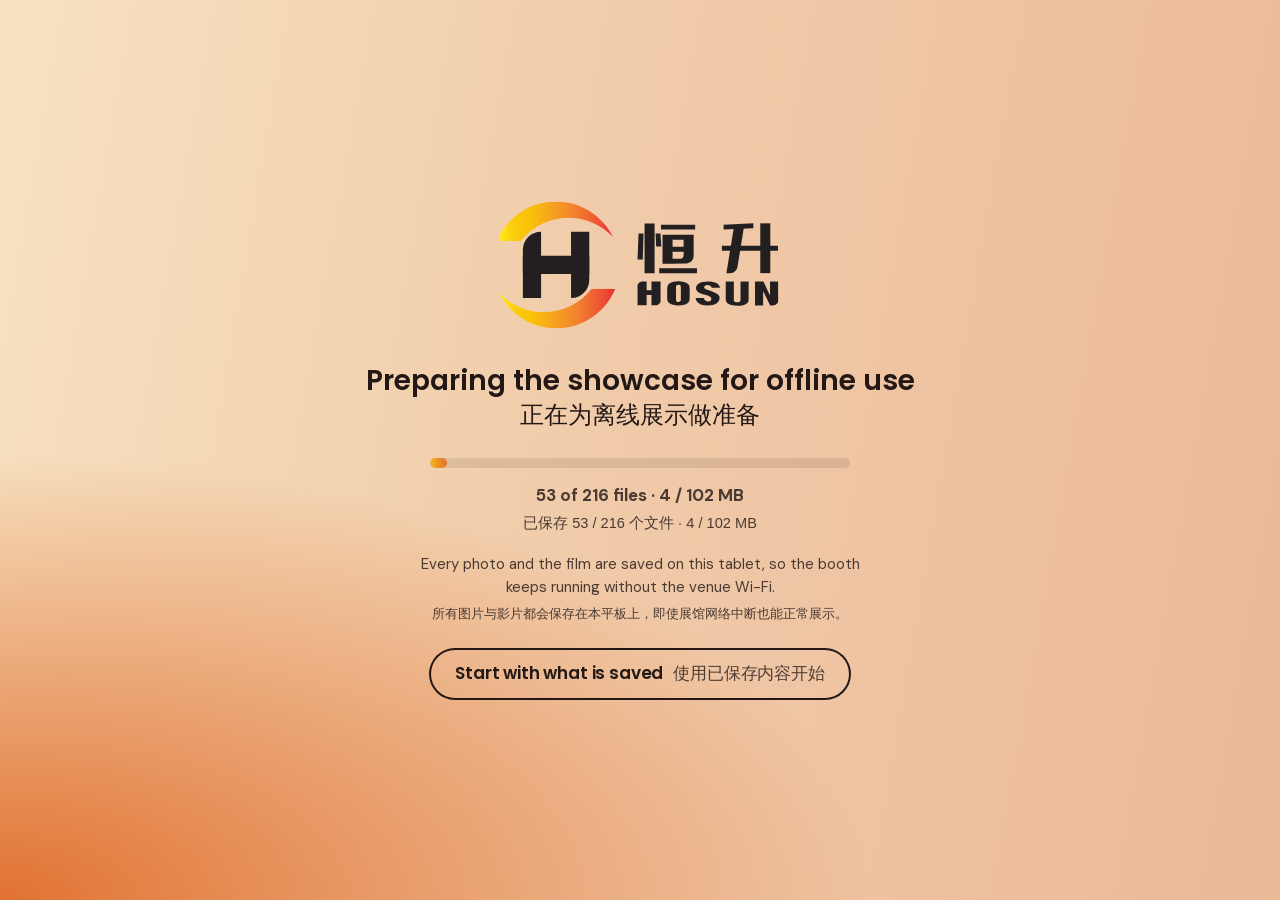
<file: fair/index.html>
<!doctype html>
<html lang="en">
<head>
  <meta charset="utf-8">
  <meta name="viewport" content="width=device-width, initial-scale=1, viewport-fit=cover">
  <meta name="description" content="HOSUN · HERSTAR at the Canton Fair — precision manufacturing, medical-imaging CDMO and smart health-and-wellness products.">
  <meta name="theme-color" content="#f3c9a1">
  <meta name="apple-mobile-web-app-capable" content="yes">
  <meta name="mobile-web-app-capable" content="yes">
  <meta name="apple-mobile-web-app-status-bar-style" content="black-translucent">
  <meta name="apple-mobile-web-app-title" content="HOSUN Fair">
  <meta name="format-detection" content="telephone=no">
  <title>HOSUN · HERSTAR — Canton Fair</title>
  <link rel="manifest" href="manifest.webmanifest">
  <link rel="icon" href="assets/icons/icon-192.png">
  <link rel="apple-touch-icon" href="assets/icons/icon-180.png">
  <link rel="stylesheet" href="assets/css/fonts.css">
  <link rel="stylesheet" href="assets/css/fair.css">
  <link rel="stylesheet" href="assets/css/rising.css">
</head>
<body data-mode="boot">

  <!-- ===================== preparing the offline copy ===================== -->
  <section class="boot" id="boot" aria-live="polite">
    <div class="boot-inner">
      <img class="boot-logo" src="assets/logos/hosun.svg" alt="HOSUN 恒升">
      <p class="boot-title">Preparing the showcase for offline use<span class="zh">正在为离线展示做准备</span></p>
      <div class="lift-gauge" aria-hidden="true"><i id="boot-bar"></i></div>
      <p class="boot-count" id="boot-count">Checking what is already saved…<span class="zh">正在检查已保存内容…</span></p>
      <p class="boot-note" id="boot-note">Every photo and the film are saved on this tablet, so the booth keeps running without the venue Wi-Fi.<span class="zh">所有图片与影片都会保存在本平板上，即使展馆网络中断也能正常展示。</span></p>
      <button class="button button-ghost" id="boot-skip" type="button" hidden>Start with what is saved <span class="zh">使用已保存内容开始</span></button>
    </div>
  </section>

  <!-- ===================== the showreel ===================== -->
  <section class="reel" id="reel" aria-label="Showcase — tap anywhere to explore · 展示中，点击任意处浏览" aria-roledescription="slideshow">
    <div class="reel-stage" id="reel-stage"></div>

    <header class="reel-top">
      <span class="reel-brand" data-staff-hold>
        <img class="logo-hosun" src="assets/logos/hosun.svg" alt="HOSUN 恒升">
        <img class="logo-herstar" src="assets/logos/herstar.svg" alt="HERSTAR 恒而思达">
      </span>
      <p class="reel-chapter" id="reel-chapter"></p>
    </header>

    <div class="reel-column" aria-hidden="true"><i id="reel-lift"></i></div>

    <footer class="reel-bar">
      <button class="button button-quiet" type="button" data-action="explore">
        <span>Tap to explore</span><span class="zh">点击浏览</span>
      </button>
      <button class="button button-primary" type="button" data-action="lead">
        <span>Leave your contact</span><span class="zh">留下联系方式</span>
      </button>
      <button class="pumpkin-switch" type="button" data-action="toggle-rising" aria-label="Halloween mode · 万圣节模式">
        <svg viewBox="0 0 32 32" aria-hidden="true"><use href="#pumpkin"/></svg>
      </button>
    </footer>
  </section>

  <!-- ===================== the explorable site ===================== -->
  <div class="site" id="site">
    <header class="site-head">
      <a class="site-brand" href="#top" data-staff-hold>
        <img class="logo-hosun" src="assets/logos/hosun.svg" alt="HOSUN 恒升">
        <img class="logo-herstar" src="assets/logos/herstar.svg" alt="HERSTAR 恒而思达">
      </a>
      <nav class="site-nav" aria-label="Sections">
        <a href="#profile">About<span class="zh">概况</span></a>
        <a href="#featured">At the fair<span class="zh">展会重点</span></a>
        <a href="#products">Products<span class="zh">产品</span></a>
        <a href="#factory">Factories<span class="zh">工厂</span></a>
        <a href="#quality">Certification<span class="zh">认证</span></a>
        <a href="#partners">Customers<span class="zh">客户</span></a>
        <a href="#milestones">History<span class="zh">历程</span></a>
        <a href="#contact">Contact<span class="zh">联系</span></a>
      </nav>
      <div class="site-actions">
        <button class="pumpkin-switch" type="button" data-action="toggle-rising" aria-label="Halloween mode · 万圣节模式">
          <svg viewBox="0 0 32 32" aria-hidden="true"><use href="#pumpkin"/></svg>
        </button>
        <button class="button button-quiet button-small" type="button" data-action="reel" aria-label="Back to the showcase">▶ Showcase <span class="zh">展示</span></button>
        <button class="button button-primary button-small" type="button" data-action="lead">Leave your contact <span class="zh">留下联系方式</span></button>
      </div>
    </header>

    <main>
      <!-- slide 1 of 恒升介绍英文版.pptx, rebuilt at its own proportions -->
      <section class="slide-cover" id="top">
        <div class="slide-logos">
          <img class="logo-hosun" src="assets/img/cover/hosun.webp" alt="HOSUN 恒升">
          <img class="logo-herstar" src="assets/img/cover/herstar.webp" alt="HERSTAR 恒而思达">
        </div>
        <div class="slide-copy">
          <p class="cover-kicker rising-only">Halloween at the booth <span class="zh">展台万圣节</span></p>
          <h1 class="slide-title"><span class="slide-title-zh">恒升集团</span><span class="slide-title-en">THE HOSUN GROUP</span></h1>
          <p class="slide-lines-zh" data-render="taglines-zh"></p>
          <p class="slide-lines-en" data-render="taglines-en"></p>
        </div>
        <img class="slide-company" src="assets/img/cover/company-name.webp" alt="苏州恒而思达医疗科技有限公司 Suzhou Herstar Medical Technology Co., Ltd.">
      </section>

      <section class="band" id="profile">
        <div class="band-head">
          <p class="eyebrow">About us <span class="zh">公司概况</span></p>
          <h2>The Hosun Group <span class="zh">恒升集团</span></h2>
        </div>
        <div class="stats" data-render="stats"></div>
        <div class="about" data-render="about"></div>

        <div class="sub-head">
          <h3>Core Business <span class="zh">核心业务</span></h3>
        </div>
        <div class="divisions" data-render="core"></div>

        <div class="sub-head">
          <h3>Business Philosophy <span class="zh">经营理念</span></h3>
        </div>
        <div class="creeds" data-render="philosophy"></div>
      </section>

      <section class="band band-tint" id="featured">
        <div class="band-head">
          <p class="eyebrow">Featured at the fair <span class="zh">展会重点</span></p>
          <h2>Smart transfer · AI digital imaging <span class="zh">智慧移位 · AI 数字影像</span></h2>
        </div>
        <div class="featured" data-render="featured"></div>
      </section>

      <section class="band" id="products">
        <div class="band-head">
          <p class="eyebrow">Key Products <span class="zh">产品介绍</span></p>
          <h2>Smart Health &amp; Wellness Products <span class="zh">智慧康养产品</span></h2>
        </div>
        <div class="chips" role="group" aria-label="Product categories · 产品分类" data-render="filters"></div>
        <div class="catalogue" data-render="catalogue"></div>
      </section>

      <section class="band band-tint" id="factory">
        <div class="band-head">
          <p class="eyebrow">Manufacturing <span class="zh">制造实力</span></p>
          <h2>Five manufacturing centers and one R&amp;D base <span class="zh">五大制造中心与一个研发基地</span></h2>
        </div>
        <div class="factories" data-render="factories"></div>
        <div class="strip" data-render="strip"></div>
      </section>

      <section class="band" id="quality">
        <div class="band-head">
          <p class="eyebrow">Quality &amp; compliance <span class="zh">质量与合规</span></p>
          <h2>Certification <span class="zh">体系认证</span></h2>
        </div>
        <div class="certs" data-render="certs"></div>
        <div class="welding" data-render="welding"></div>
      </section>

      <section class="band band-tint" id="partners">
        <div class="band-head">
          <p class="eyebrow">Customers <span class="zh">合作客户</span></p>
          <h2>Major Customers <span class="zh">主要客户</span></h2>
        </div>
        <div class="logos" data-render="partners"></div>
      </section>

      <section class="band" id="milestones">
        <div class="band-head">
          <p class="eyebrow">Milestones <span class="zh">发展历程</span></p>
          <h2>The Hosun Group Development History <span class="zh">恒升集团发展历程</span></h2>
        </div>
        <ol class="timeline" data-render="timeline"></ol>
        <div class="campus">
          <figure style="--ratio: 1.333">
            <img src="assets/img/factory/new-campus.webp" alt="Aerial rendering of the new factory" loading="lazy" decoding="async">
          </figure>
          <figure style="--ratio: 1.626">
            <img src="assets/img/factory/new-campus-2.webp" alt="Street-level rendering of the new factory" loading="lazy" decoding="async">
          </figure>
          <p class="campus-caption">New factory rendering — an 80,000 m² digital smart factory, in operation from 2027.<span class="zh">新厂规划效果图——80,000 平方米数字化智慧工厂，2027 年投产。</span></p>
        </div>
      </section>

      <section class="band band-dark" id="film">
        <div class="band-head">
          <p class="eyebrow">Brand film <span class="zh">品牌影片</span></p>
          <h2 class="one-line">Where the sun rises, Hosun rises <span class="zh">旭日蓬勃，恒升致远</span></h2>
        </div>
        <div class="chips film-switch" role="group" aria-label="Film language · 影片语言"></div>
        <div class="film-frame">
          <video id="film-player" controls playsinline preload="none" poster="assets/img/film/poster.webp" aria-label="Hosun Herstar brand film · 恒而思达品牌影片"></video>
        </div>
      </section>

      <section class="band contact" id="contact">
        <figure class="team">
          <img src="assets/img/factory/team.webp" alt="The Herstar team" loading="lazy" decoding="async">
          <figcaption>The Herstar team <span class="zh">恒而思达团队</span></figcaption>
        </figure>
        <div class="contact-copy">
          <p class="eyebrow">Contact <span class="zh">联系方式</span></p>
          <h2>Let’s build what comes next, together <span class="zh">连接合作，共创未来</span></h2>
          <button class="button button-primary button-large" type="button" data-action="lead">Leave your contact <span class="zh">留下联系方式</span></button>
        </div>
        <dl class="contact-list" data-render="contact"></dl>
        <div class="social" data-render="social"></div>
      </section>
    </main>

    <footer class="site-foot">
      <p>© 2026 Suzhou Hosun Machine Co., Ltd · Suzhou Herstar Medical Technology Co., Ltd<span class="zh">苏州市恒升机械有限公司 · 苏州市恒而思达医疗科技有限公司</span></p>
      <button class="link-button" type="button" data-action="toggle-rising"><span class="daylight-only">🎃 Halloween mode <span class="zh">万圣节模式</span></span><span class="rising-only">☀ Back to daylight <span class="zh">返回日间</span></span></button>
      <!-- public-security network filing (公安联网备案): badge + number, linked to the official record -->
      <p class="beian">
        <a href="https://beian.mps.gov.cn/#/query/webSearch?code=32050602012887" rel="noreferrer" target="_blank"><img src="assets/icons/beian-badge.png" alt="" width="16" height="16">苏公网安备32050602012887号</a>
      </p>
    </footer>
  </div>

  <!-- ===================== product sheet ===================== -->
  <dialog class="sheet" id="product-sheet" aria-labelledby="sheet-title">
    <button class="sheet-close" type="button" data-close aria-label="Close">×</button>
    <div class="sheet-body" id="sheet-body"></div>
  </dialog>

  <!-- ===================== certificate viewer ===================== -->
  <dialog class="sheet sheet-cert" id="cert-sheet" aria-label="Certificate">
    <button class="sheet-close" type="button" data-close aria-label="Close">×</button>
    <img id="cert-image" alt="">
  </dialog>

  <!-- ===================== lead form ===================== -->
  <dialog class="lead" id="lead" aria-labelledby="lead-title">
    <form class="lead-form" id="lead-form" novalidate>
      <header class="lead-head">
        <div>
          <h2 id="lead-title" data-t="title"></h2>
          <p class="lead-lede" data-t="lede"></p>
        </div>
        <button class="sheet-close" type="button" data-close data-t-label="close">×</button>
      </header>

      <fieldset class="lead-langs">
        <legend class="sr-only" data-t="lang_label"></legend>
        <div class="chips" id="lead-langs"></div>
      </fieldset>

      <p class="lead-error" id="lead-error" role="alert" hidden></p>

      <div class="lead-grid">
        <fieldset class="lead-col">
          <legend data-t="section_you"></legend>
          <label class="field">
            <span data-t="name"></span>
            <input name="name" autocomplete="name" required>
            <small data-t="name_hint"></small>
          </label>
          <label class="field">
            <span data-t="company"></span>
            <input name="company" autocomplete="organization" required>
          </label>
          <label class="field">
            <span><span data-t="job"></span> <em data-t="optional"></em></span>
            <input name="title" autocomplete="organization-title">
          </label>
          <label class="field">
            <span data-t="country"></span>
            <select name="country" autocomplete="country" required></select>
          </label>
          <label class="field">
            <span data-t="email"></span>
            <input name="email" type="email" inputmode="email" autocomplete="email" autocapitalize="off" spellcheck="false" dir="ltr">
          </label>
          <div class="field">
            <span data-t="phone"></span>
            <div class="phone-row" dir="ltr">
              <select name="dial" data-t-label="dial"></select>
              <input name="phone" type="tel" inputmode="tel" autocomplete="tel-national" data-t-label="phone">
            </div>
            <small data-t="contact_rule"></small>
          </div>
          <div class="field">
            <span><span data-t="messenger"></span> <em data-t="optional"></em></span>
            <div class="phone-row">
              <select name="messenger" data-t-label="messenger">
                <option value="" data-t="messenger_none"></option>
                <option>WhatsApp</option><option>WeChat</option><option>Telegram</option><option>LINE</option>
                <option>Viber</option><option>KakaoTalk</option><option>Zalo</option><option>Signal</option>
              </select>
              <input name="messenger_id" autocapitalize="off" spellcheck="false" data-t-label="messenger_id" dir="ltr">
            </div>
          </div>
          <div class="field card-field">
            <span><span data-t="card"></span> <em data-t="optional"></em></span>
            <div class="card-row">
              <label class="button button-ghost button-small card-take">
                <input class="sr-only" type="file" name="card" accept="image/*" capture="environment">
                <span data-t="card_take"></span>
              </label>
              <img class="card-preview" alt="" hidden>
              <button class="link-button card-remove" type="button" data-t="card_remove" hidden></button>
            </div>
            <small data-t="card_hint"></small>
          </div>
        </fieldset>

        <fieldset class="lead-col">
          <legend data-t="section_business"></legend>
          <div class="field">
            <span data-t="biz_type"></span>
            <div class="chips chips-pick" data-group="business" data-kind="radio"></div>
          </div>
          <div class="field">
            <span data-t="interests"></span>
            <div class="chips chips-pick" data-group="interests" data-kind="checkbox"></div>
          </div>
          <div class="field">
            <span data-t="next"></span>
            <div class="chips chips-pick" data-group="next" data-kind="checkbox"></div>
          </div>
          <div class="field-pair">
            <label class="field">
              <span><span data-t="volume"></span> <em data-t="optional"></em></span>
              <select name="volume"></select>
            </label>
            <label class="field">
              <span data-t="reply_lang"></span>
              <select name="reply_lang"></select>
            </label>
          </div>
          <label class="field">
            <span><span data-t="message"></span> <em data-t="optional"></em></span>
            <textarea name="message" rows="3" data-t-placeholder="message_ph"></textarea>
          </label>
          <label class="consent">
            <input type="checkbox" name="consent" required>
            <span data-t="consent"></span>
          </label>
        </fieldset>
      </div>

      <footer class="lead-foot">
        <button class="button button-primary button-large" type="submit" data-t="submit"></button>
      </footer>
    </form>

    <div class="lead-thanks" id="lead-thanks" hidden>
      <svg class="thanks-mark" viewBox="0 0 64 64" aria-hidden="true"><circle cx="32" cy="32" r="29"/><path d="M19 33l9 9 18-20"/></svg>
      <h2 id="thanks-title"></h2>
      <p id="thanks-body"></p>
      <button class="button button-primary button-large" type="button" data-close id="thanks-done"></button>
    </div>
  </dialog>

  <!-- ===================== staff panel (hold a logo for 2 s) ===================== -->
  <dialog class="staff" id="staff" aria-labelledby="staff-title">
    <div class="staff-lock" id="staff-lock">
      <h2 id="staff-title">Staff</h2>
      <p>Enter the booth PIN.</p>
      <form id="staff-pin-form">
        <input id="staff-pin" type="password" inputmode="numeric" autocomplete="off" maxlength="8" aria-label="PIN">
        <button class="button button-primary" type="submit">Unlock</button>
      </form>
      <p class="staff-msg" id="staff-pin-msg" role="alert"></p>
      <button class="sheet-close" type="button" data-close aria-label="Close">×</button>
    </div>
    <div class="staff-panel" id="staff-panel" hidden></div>
  </dialog>

  <!-- ===================== idle return ===================== -->
  <!-- a dialog, so it can sit above the open form in the top layer -->
  <dialog class="idle" id="idle" role="alertdialog" aria-labelledby="idle-title">
    <div class="idle-card">
      <p id="idle-title">Still there? Returning to the showcase in <b id="idle-count">10</b> s.</p>
      <p class="zh">即将返回展示页面</p>
      <button class="button button-primary" type="button" id="idle-stay">Keep browsing <span class="zh">继续浏览</span></button>
    </div>
  </dialog>

  <!-- ===================== Halloween ===================== -->
  <button class="wild-pumpkin" id="wild-pumpkin" type="button" aria-label="A pumpkin! Tap for Halloween mode" hidden>
    <svg viewBox="0 0 32 32" aria-hidden="true"><use href="#pumpkin"/></svg>
  </button>
  <div class="curtain" id="curtain" aria-hidden="true"><p class="curtain-sign">The Rising</p></div>

  <svg width="0" height="0" style="position:absolute" aria-hidden="true">
    <!-- a squat, round pumpkin: wider than tall, five lobes, a short curled stem -->
    <symbol id="pumpkin" viewBox="0 0 32 32">
      <path class="pumpkin-stem" d="M16 9.4c-.2-1.9.3-3.6 1.9-4.9"/>
      <path class="pumpkin-shell" d="M16 9.6c2.2-1.4 5.6-1.4 8.6.3 3.4 1.9 5.4 5.2 5.4 8.9 0 3.9-2.2 7.2-5.8 8.6-2.4.9-5.6 1.2-8.2 1.2s-5.8-.3-8.2-1.2C4.2 26 2 22.7 2 18.8c0-3.7 2-7 5.4-8.9 3-1.7 6.4-1.7 8.6-.3z"/>
      <path class="pumpkin-rib" d="M11.4 9.3C9.4 11.8 8.5 15 8.5 18.6s.9 6.8 2.9 9.4M20.6 9.3c2 2.5 2.9 5.7 2.9 9.3s-.9 6.8-2.9 9.4"/>
      <path class="pumpkin-face" d="M10.2 15.6l2.6 3.6H7.6zM21.8 15.6l2.6 3.6h-5.2zM8.6 21.6h14.8l-1.6 3-2.2-1.4-2.3 1.8-1.3-1.1-1.3 1.1-2.3-1.8-2.2 1.4z"/>
    </symbol>
  </svg>

  <script type="module" src="assets/js/app.js"></script>
</body>
</html>
</file>
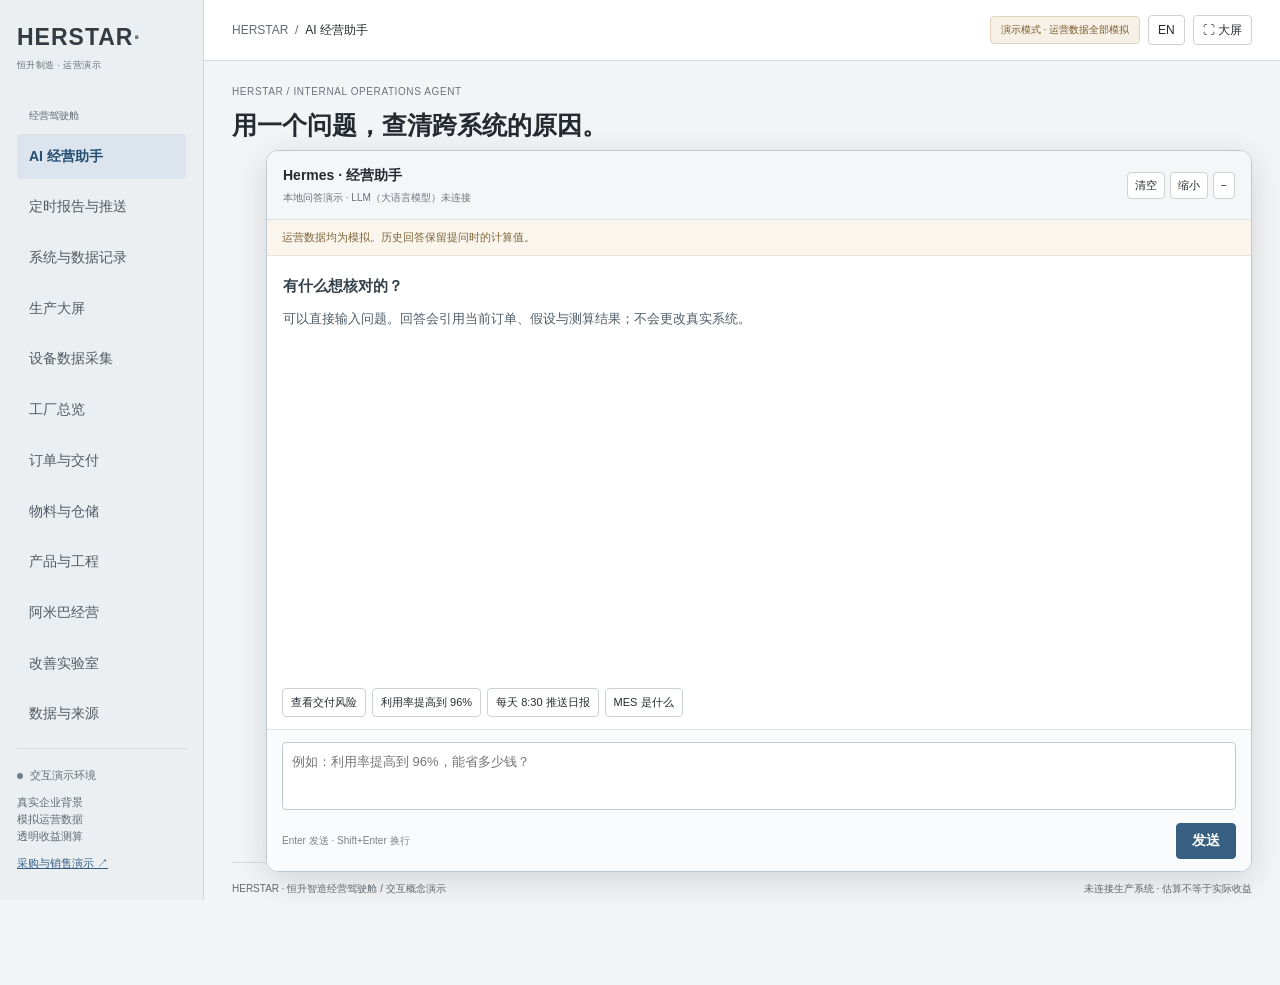
<file: demo/operations/index.html>
<!doctype html>
<html lang="zh-CN">
<head>
  <meta charset="utf-8"><meta name="viewport" content="width=device-width,initial-scale=1">
  <meta name="description" content="Herstar factory intelligence: interactive manufacturing demonstration with explicitly simulated data and transparent benefit calculations.">
  <title>HERSTAR · AI 经营助手演示</title>
  <link rel="stylesheet" href="style.css">
  <link rel="stylesheet" href="business.css">
  <link rel="stylesheet" href="ops.css">
</head>
<body><div id="app"></div><dialog id="detail"></dialog><div id="toast" role="status"></div><script type="module" src="app.js"></script></body>
</html>
</file>
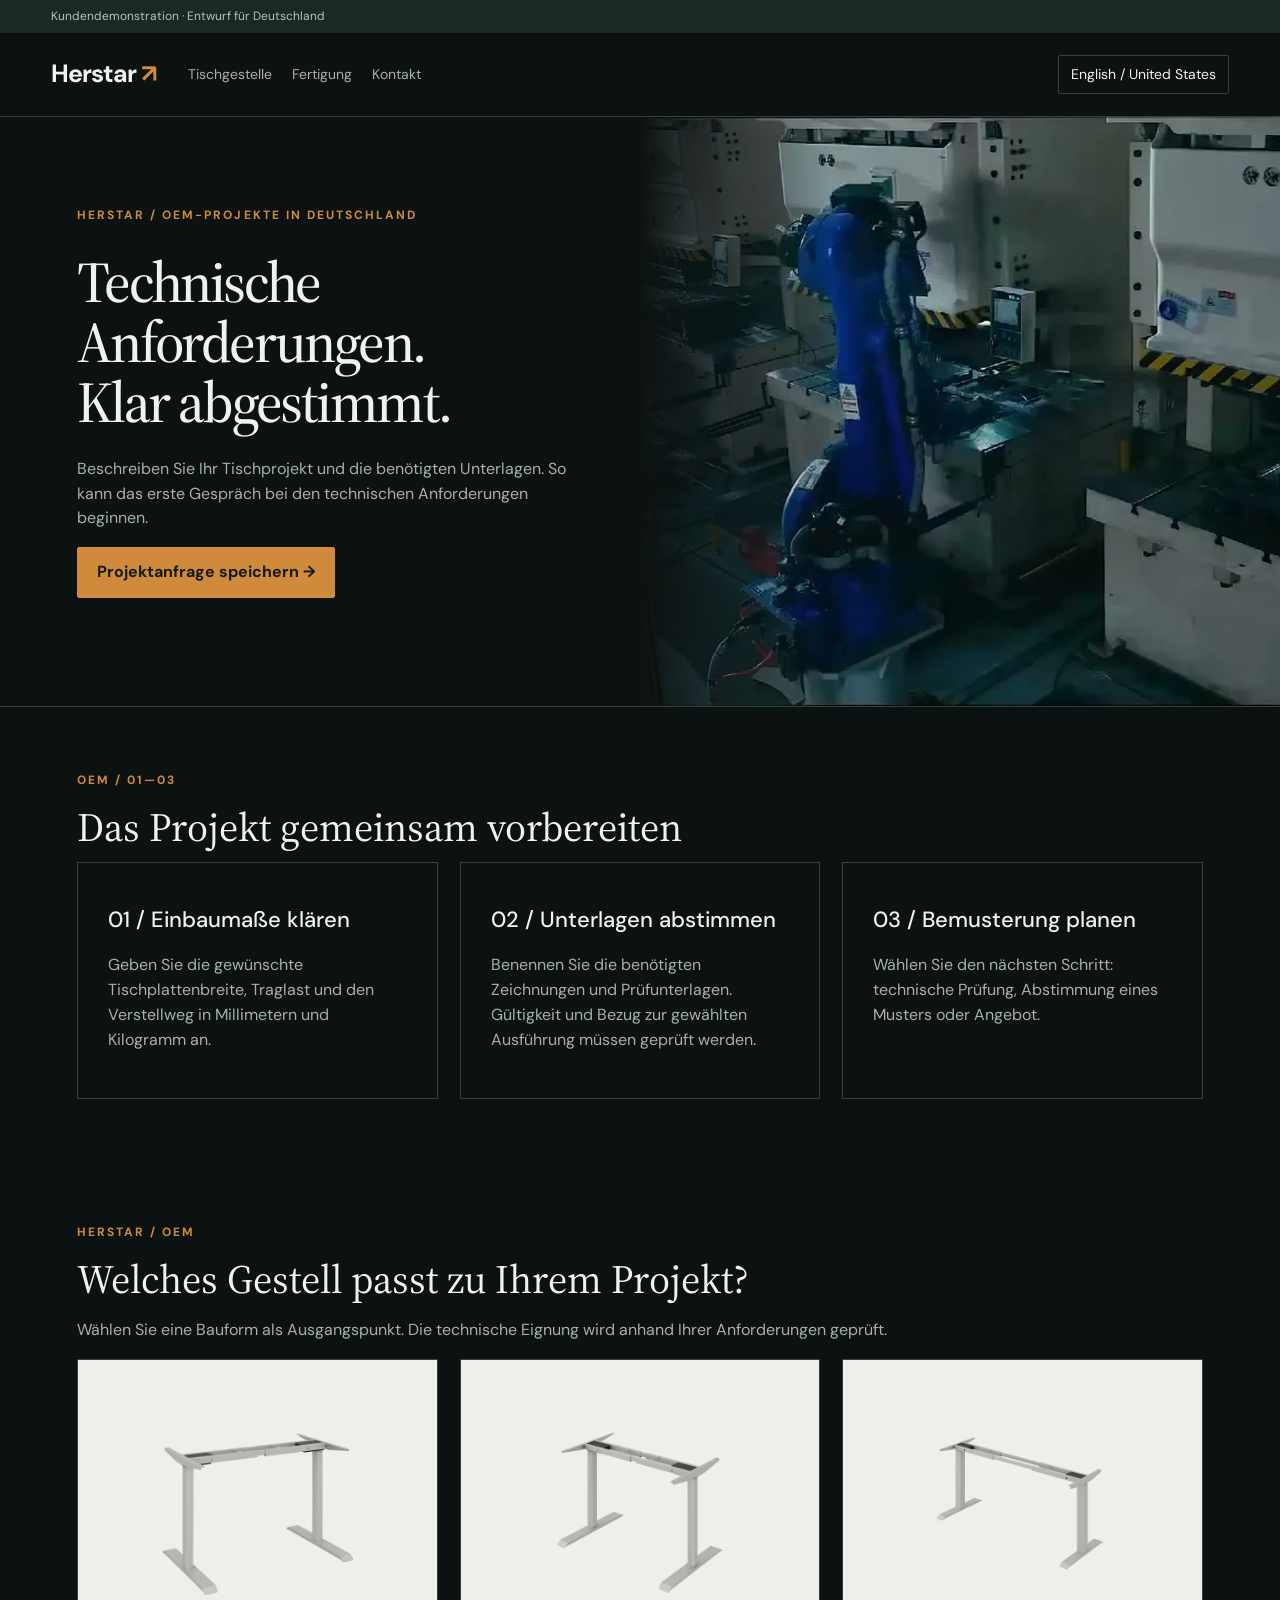
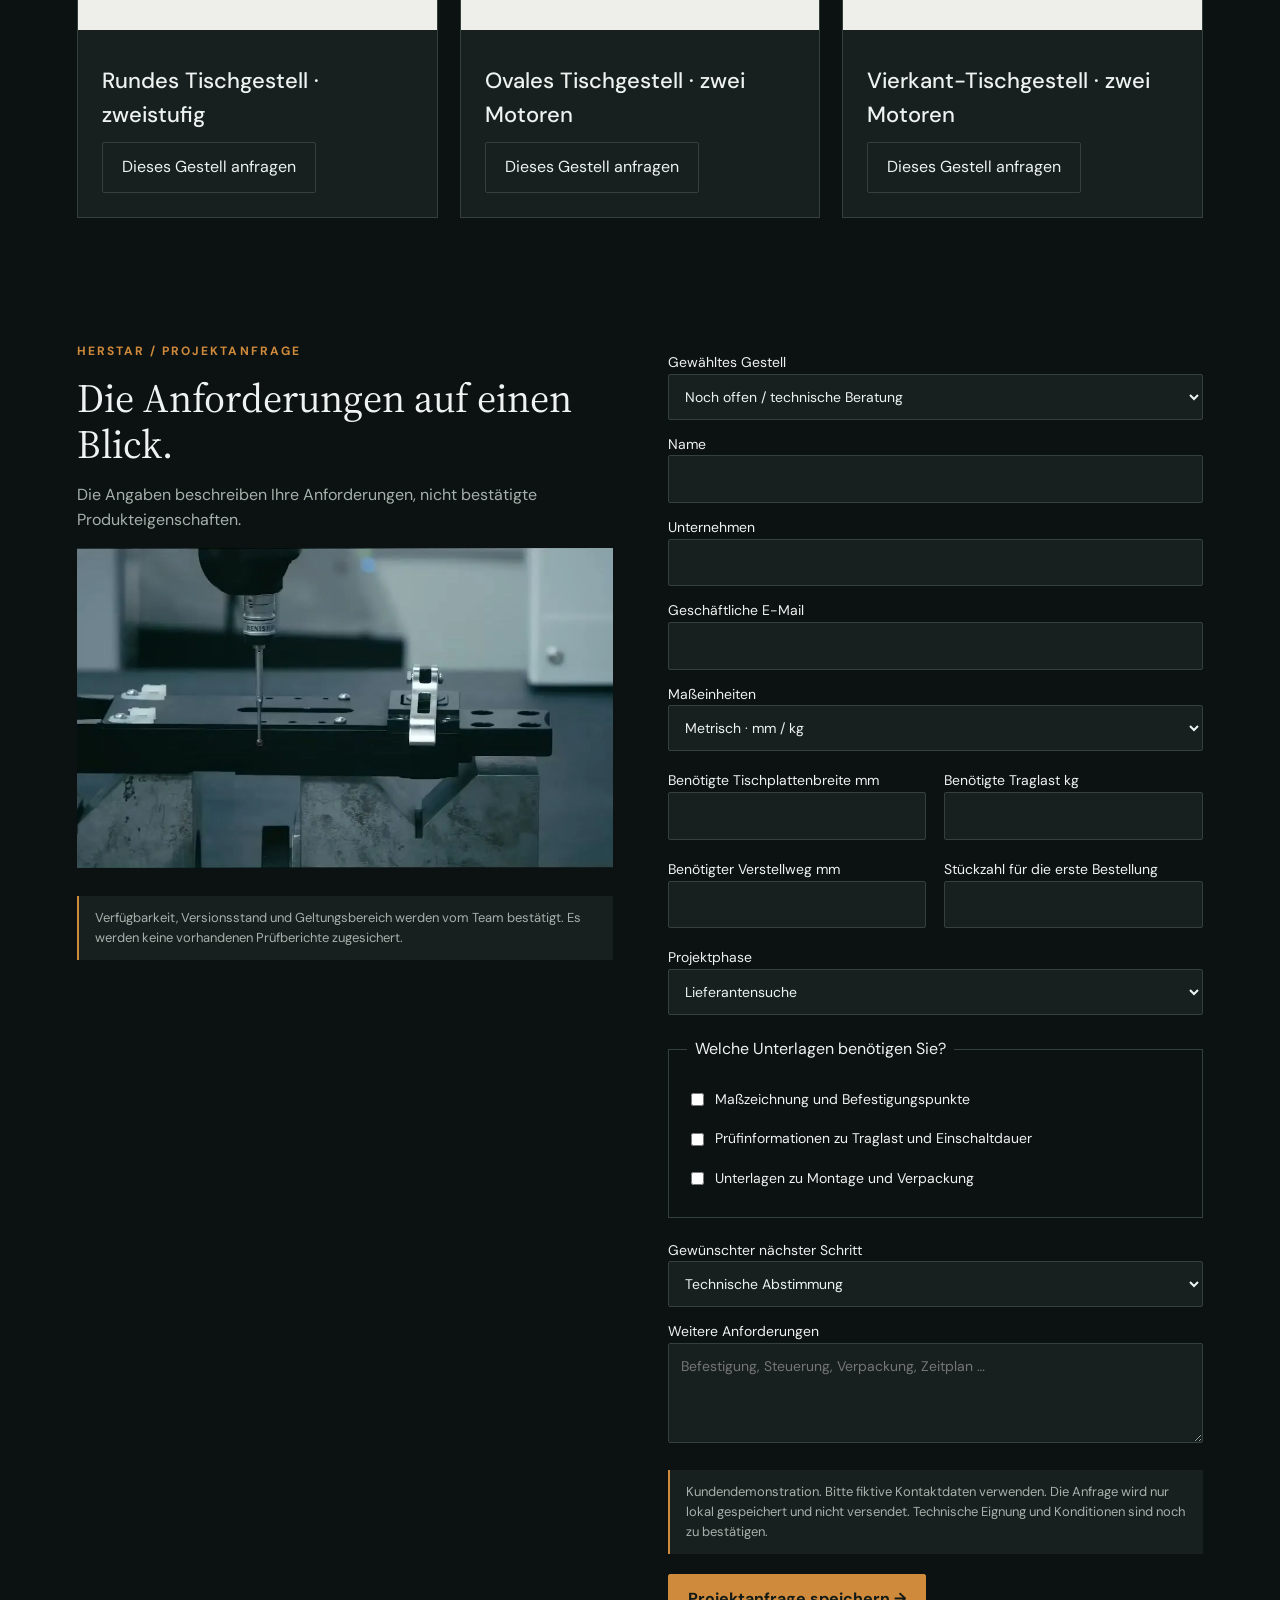
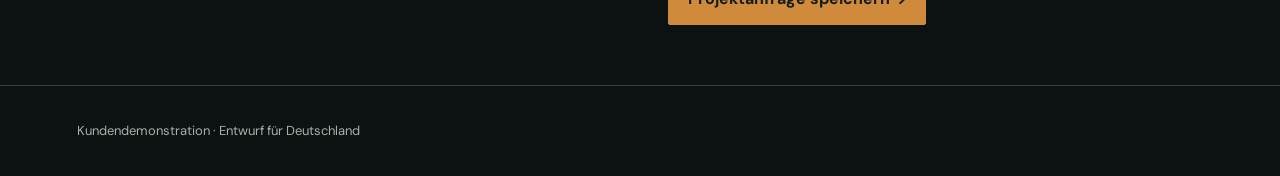
<file: demo/de.html>
<!doctype html><html lang="de-DE"><head><meta charset="utf-8"><meta name="viewport" content="width=device-width,initial-scale=1"><title>Herstar — Tischgestelle für Möbelhersteller in Deutschland</title><meta name="description" content="Beschreiben Sie Ihr Tischprojekt und die benötigten Unterlagen. So kann das erste Gespräch bei den technischen Anforderungen beginnen."><link rel="stylesheet" href="style.css"></head><body><div class="demo-bar">Kundendemonstration · Entwurf für Deutschland</div><header><a class="brand" href="index.html">Herstar<b> ↗</b></a><nav><a href="#frames">Tischgestelle</a><a href="#capabilities">Fertigung</a><a href="#brief">Kontakt</a></nav><a class="btn quiet" href="us.html">English / United States</a></header><main><section class="hero"><div class="hero-copy"><span class="eyebrow">HERSTAR / OEM-PROJEKTE IN DEUTSCHLAND</span><h1 style="font-size:clamp(38px,4.5vw,68px)">Technische Anforderungen.<br>Klar abgestimmt.</h1><p>Beschreiben Sie Ihr Tischprojekt und die benötigten Unterlagen. So kann das erste Gespräch bei den technischen Anforderungen beginnen.</p><a class="btn primary" href="#brief">Projektanfrage speichern →</a></div><div class="hero-photo" role="img" aria-label="Fertigung bei Herstar"></div></section><section class="section" id="capabilities"><span class="eyebrow">OEM / 01—03</span><h2>Das Projekt gemeinsam vorbereiten</h2><div class="grid"><article class="feature"><h3>01 / Einbaumaße klären</h3><p>Geben Sie die gewünschte Tischplattenbreite, Traglast und den Verstellweg in Millimetern und Kilogramm an.</p></article><article class="feature"><h3>02 / Unterlagen abstimmen</h3><p>Benennen Sie die benötigten Zeichnungen und Prüfunterlagen. Gültigkeit und Bezug zur gewählten Ausführung müssen geprüft werden.</p></article><article class="feature"><h3>03 / Bemusterung planen</h3><p>Wählen Sie den nächsten Schritt: technische Prüfung, Abstimmung eines Musters oder Angebot.</p></article></div></section><section class="section" id="frames"><span class="eyebrow">HERSTAR / OEM</span><h2>Welches Gestell passt zu Ihrem Projekt?</h2><p class="muted">Wählen Sie eine Bauform als Ausgangspunkt. Die technische Eignung wird anhand Ihrer Anforderungen geprüft.</p><div class="grid"><article class="card"><div class="product-image"><img src="assets/img/products/round-two-stage.png" alt="Rundes Tischgestell · zweistufig" loading="lazy"></div><div class="card-body"><h3>Rundes Tischgestell · zweistufig</h3><button data-frame="daily" data-name="Rundes Tischgestell · zweistufig">Dieses Gestell anfragen</button></div></article><article class="card"><div class="product-image"><img src="assets/img/products/oval-dual.png" alt="Ovales Tischgestell · zwei Motoren" loading="lazy"></div><div class="card-body"><h3>Ovales Tischgestell · zwei Motoren</h3><button data-frame="softline" data-name="Ovales Tischgestell · zwei Motoren">Dieses Gestell anfragen</button></div></article><article class="card"><div class="product-image"><img src="assets/img/products/square-dual.png" alt="Vierkant-Tischgestell · zwei Motoren" loading="lazy"></div><div class="card-body"><h3>Vierkant-Tischgestell · zwei Motoren</h3><button data-frame="studio" data-name="Vierkant-Tischgestell · zwei Motoren">Dieses Gestell anfragen</button></div></article></div></section><section class="section" id="brief"><div class="split"><div><span class="eyebrow">HERSTAR / PROJEKTANFRAGE</span><h2>Die Anforderungen auf einen Blick.</h2><p class="muted">Die Angaben beschreiben Ihre Anforderungen, nicht bestätigte Produkteigenschaften.</p><img class="wide-photo" src="assets/img/qc-height-gauge-1280.webp" alt="Messtechnik bei Herstar"><p class="notice">Verfügbarkeit, Versionsstand und Geltungsbereich werden vom Team bestätigt. Es werden keine vorhandenen Prüfberichte zugesichert.</p></div><form id="market-brief"><label>Gewähltes Gestell<select id="frame" name="frame"><option value="">Noch offen / technische Beratung</option><option value="daily">Rundes Tischgestell · zweistufig</option><option value="softline">Ovales Tischgestell · zwei Motoren</option><option value="studio">Vierkant-Tischgestell · zwei Motoren</option></select></label><label>Name<input name="name"  required maxlength="150"></label><label>Unternehmen<input name="company"  required maxlength="150"></label><label>Geschäftliche E-Mail<input name="email" type=email required maxlength="150"></label><label>Maßeinheiten<select name="units" id="units"><option value="metric">Metrisch · mm / kg</option></select></label><div class="brief-grid"><label>Benötigte Tischplattenbreite <span data-unit="length">mm</span><input name="width" type="number" min="0.01" max="100000" step="any" required></label><label>Benötigte Traglast <span data-unit="load">kg</span><input name="load" type="number" min="0.01" max="100000" step="any" required></label><label>Benötigter Verstellweg <span data-unit="length">mm</span><input name="stroke" type="number" min="0.01" max="100000" step="any" required></label><label>Stückzahl für die erste Bestellung<input name="qty" type="number" min="1" max="1000000" step="1" required></label></div><label>Projektphase<select name="stage"><option value="0">Lieferantensuche</option><option value="1">Technische Prüfung</option><option value="2">Bemusterung geplant</option><option value="3">Bestellung in Vorbereitung</option></select></label><fieldset><legend>Welche Unterlagen benötigen Sie?</legend><label class="compare-check"><input type="checkbox" name="document" value="0">Maßzeichnung und Befestigungspunkte</label><label class="compare-check"><input type="checkbox" name="document" value="1">Prüfinformationen zu Traglast und Einschaltdauer</label><label class="compare-check"><input type="checkbox" name="document" value="2">Unterlagen zu Montage und Verpackung</label></fieldset><label>Gewünschter nächster Schritt<select name="nextStep"><option value="0">Technische Abstimmung</option><option value="1">Muster besprechen</option><option value="2">Angebot vorbereiten</option></select></label><label>Weitere Anforderungen<textarea name="message" maxlength="3000" placeholder="Befestigung, Steuerung, Verpackung, Zeitplan …"></textarea></label><p class="notice">Kundendemonstration. Bitte fiktive Kontaktdaten verwenden. Die Anfrage wird nur lokal gespeichert und nicht versendet. Technische Eignung und Konditionen sind noch zu bestätigen.</p><button class="primary">Projektanfrage speichern →</button></form></div><div id="success" hidden tabindex="-1"><h2>Projektanfrage gespeichert.</h2><p>Anforderungen, gewünschte Unterlagen und nächster Schritt sind im Vertriebsdatensatz hinterlegt.</p><a class="btn primary" href="portal.html#admin">Demo-Vertriebsansicht öffnen</a></div></section></main><footer>Kundendemonstration · Entwurf für Deutschland</footer><script>window.marketConfig={"market": "de", "stages": ["Lieferantensuche", "Technische Prüfung", "Bemusterung geplant", "Bestellung in Vorbereitung"], "docs": ["Maßzeichnung und Befestigungspunkte", "Prüfinformationen zu Traglast und Einschaltdauer", "Unterlagen zu Montage und Verpackung"], "nexts": ["Technische Abstimmung", "Muster besprechen", "Angebot vorbereiten"]};</script><script src="activity.js"></script><script src="market.js"></script></body></html>
</file>
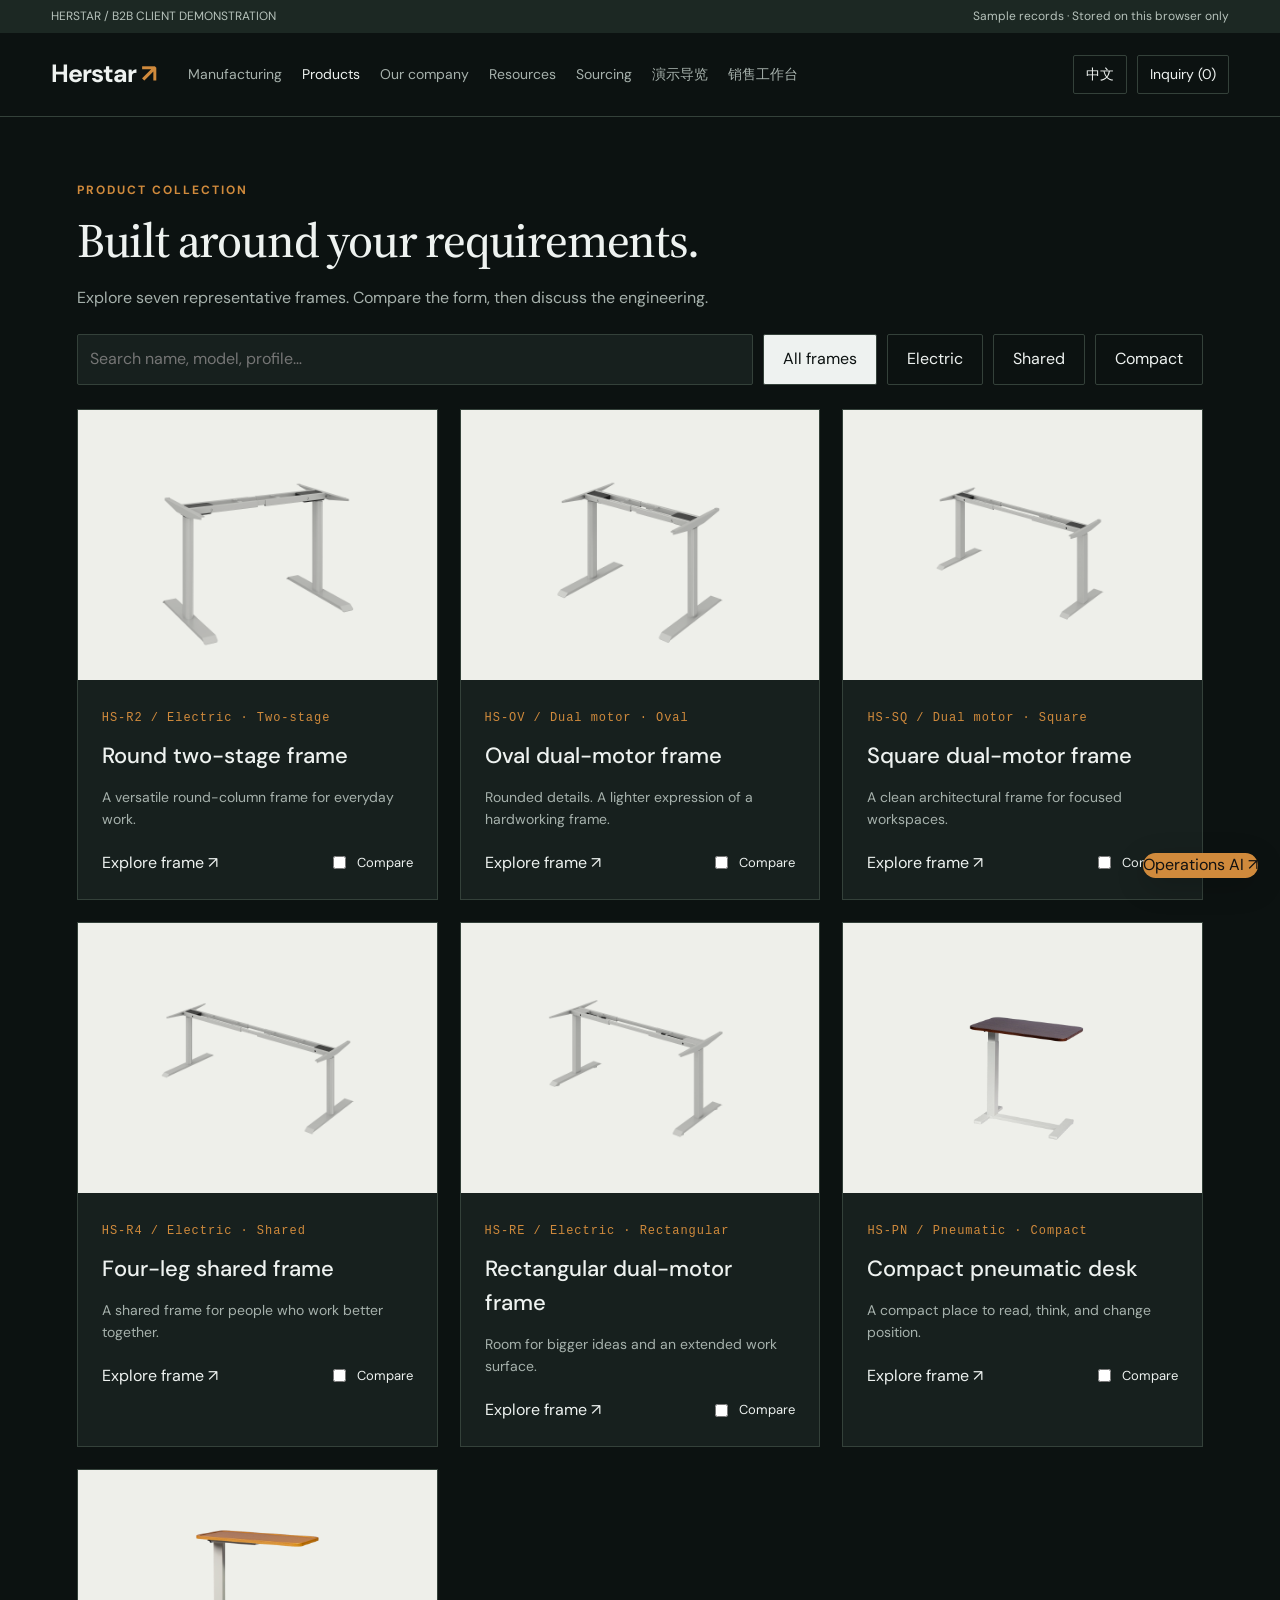
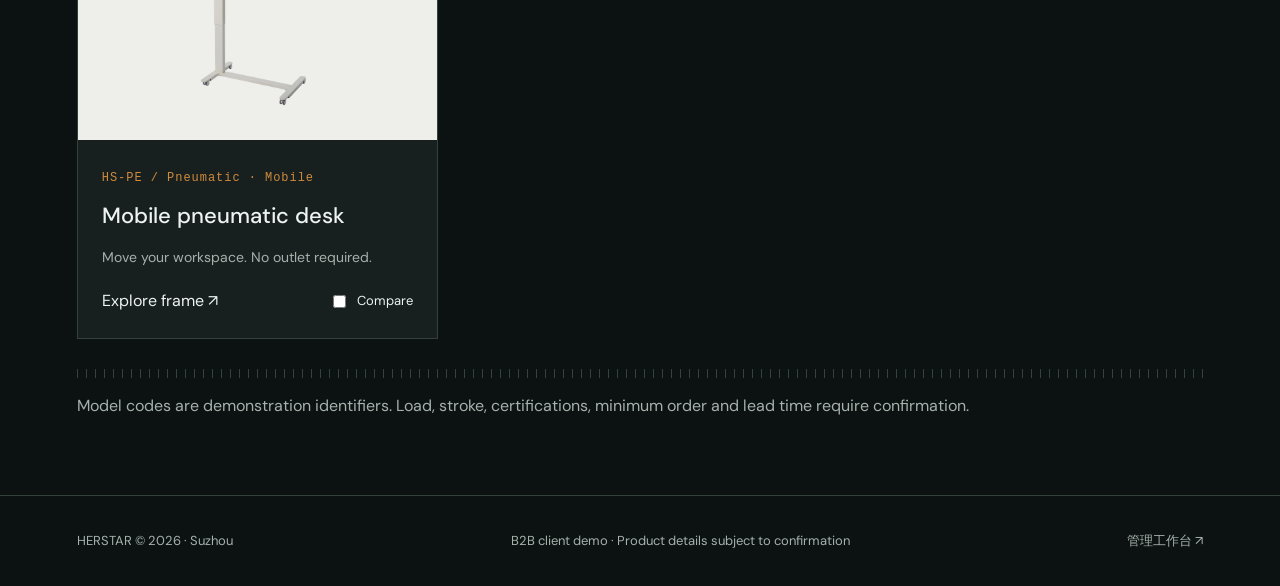
<file: demo/portal.html>
<!doctype html><html lang="en"><meta charset="utf-8"><meta name="viewport" content="width=device-width, initial-scale=1"><title>Herstar — Beyond the frame</title><meta name="description" content="Explore Herstar products, manufacturing and a connected inquiry demonstration."><link rel="stylesheet" href="style.css"><body><div id="app"></div><dialog id="dialog"></dialog><div id="toast" role="status"></div><script src="dummy-data.js"></script><script src="activity.js"></script><script src="app.js"></script><script src="features.js"></script></body></html>
</file>
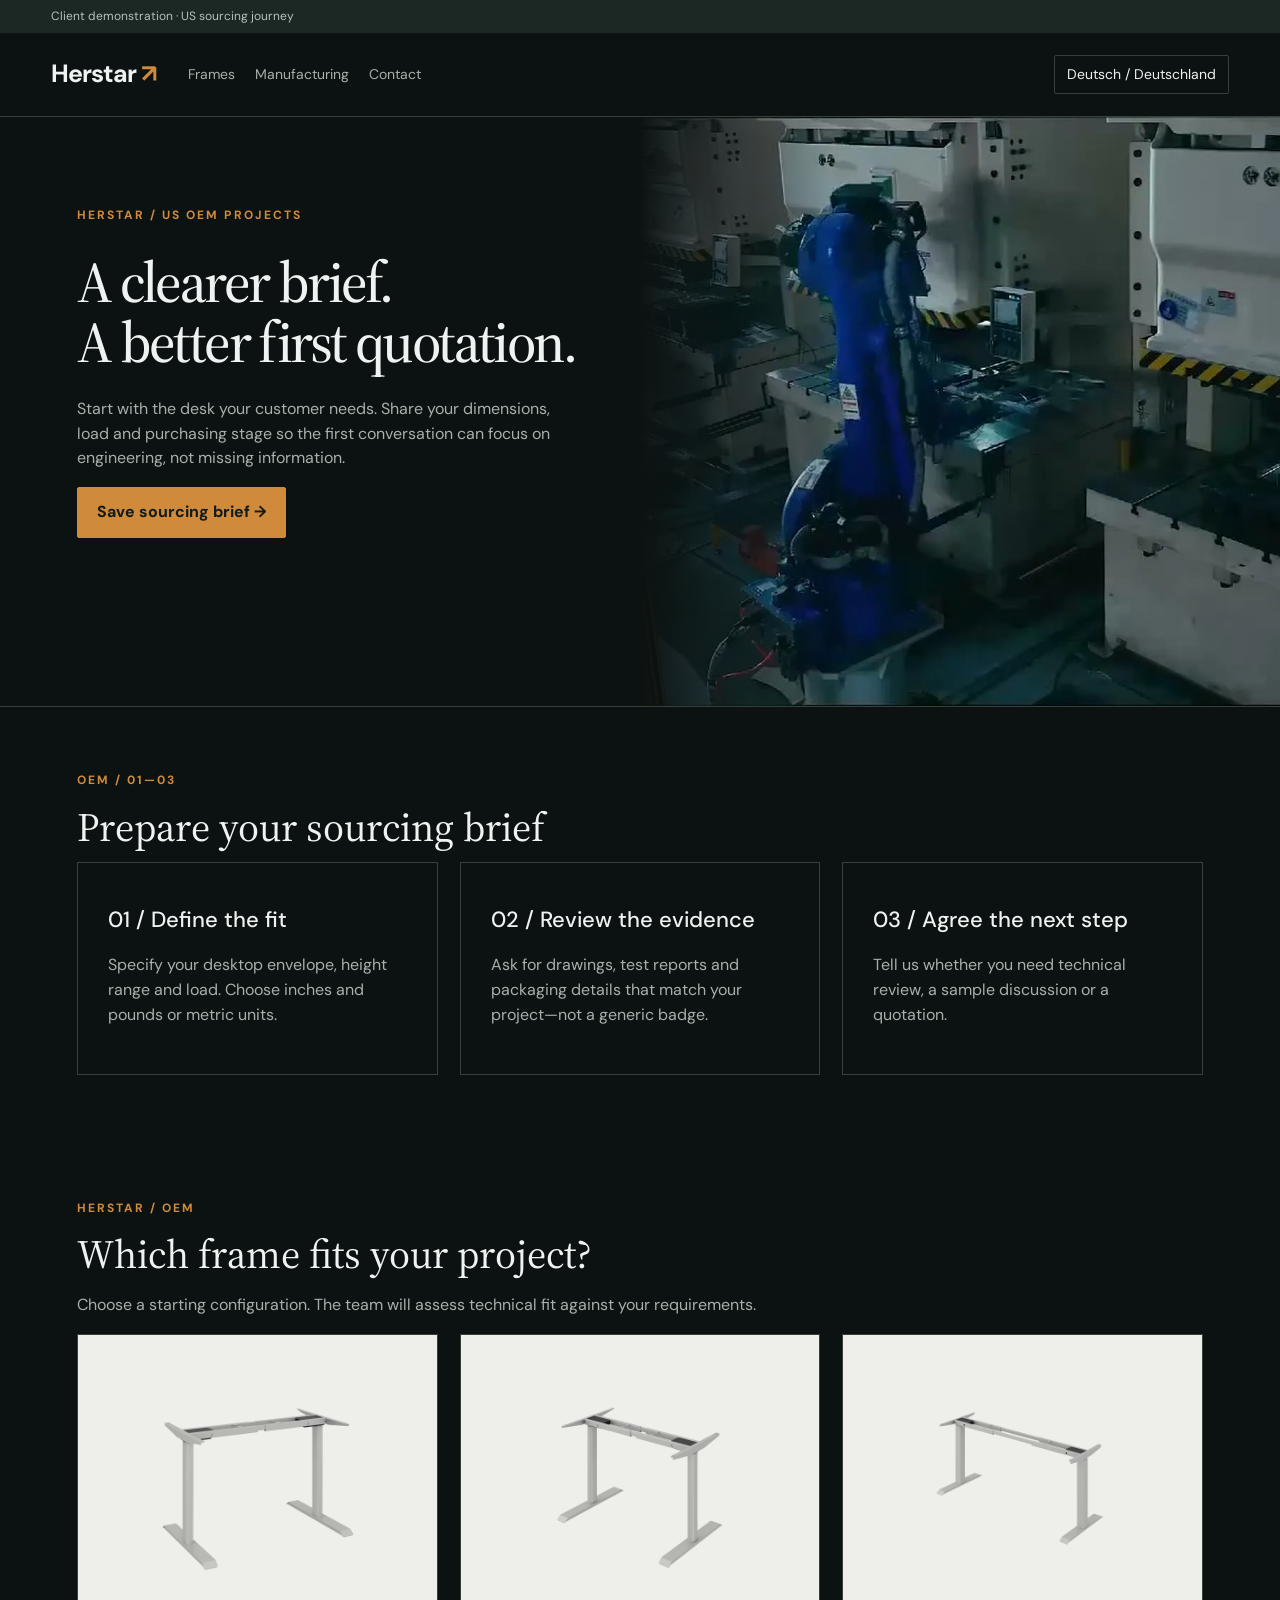
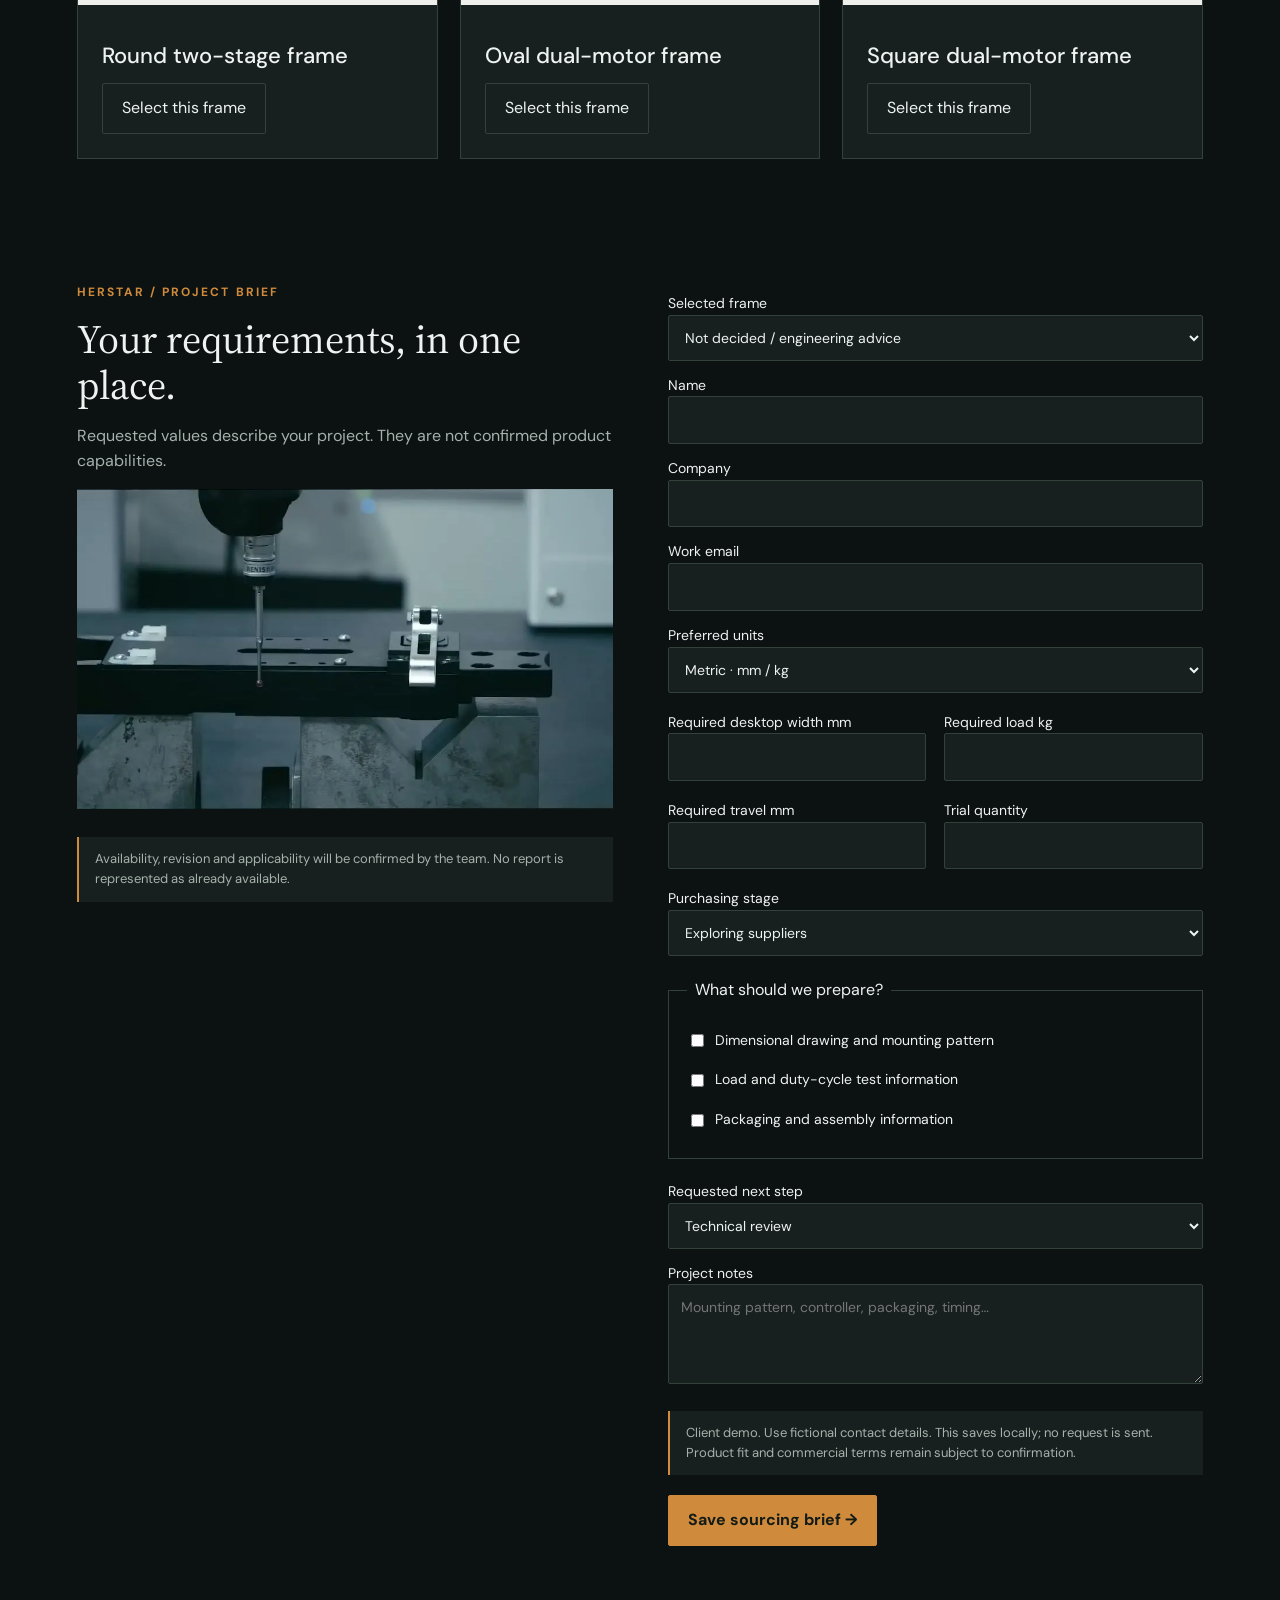
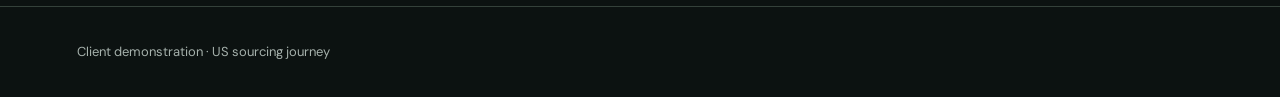
<file: demo/us.html>
<!doctype html><html lang="en-US"><head><meta charset="utf-8"><meta name="viewport" content="width=device-width,initial-scale=1"><title>Herstar — Desk-frame sourcing for US furniture brands</title><meta name="description" content="Start with the desk your customer needs. Share your dimensions, load and purchasing stage so the first conversation can focus on engineering, not missing information."><link rel="stylesheet" href="style.css"></head><body><div class="demo-bar">Client demonstration · US sourcing journey</div><header><a class="brand" href="index.html">Herstar<b> ↗</b></a><nav><a href="#frames">Frames</a><a href="#capabilities">Manufacturing</a><a href="#brief">Contact</a></nav><a class="btn quiet" href="de.html">Deutsch / Deutschland</a></header><main><section class="hero"><div class="hero-copy"><span class="eyebrow">HERSTAR / US OEM PROJECTS</span><h1 style="font-size:clamp(38px,4.5vw,68px)">A clearer brief.<br>A better first quotation.</h1><p>Start with the desk your customer needs. Share your dimensions, load and purchasing stage so the first conversation can focus on engineering, not missing information.</p><a class="btn primary" href="#brief">Save sourcing brief →</a></div><div class="hero-photo" role="img" aria-label="Herstar manufacturing"></div></section><section class="section" id="capabilities"><span class="eyebrow">OEM / 01—03</span><h2>Prepare your sourcing brief</h2><div class="grid"><article class="feature"><h3>01 / Define the fit</h3><p>Specify your desktop envelope, height range and load. Choose inches and pounds or metric units.</p></article><article class="feature"><h3>02 / Review the evidence</h3><p>Ask for drawings, test reports and packaging details that match your project—not a generic badge.</p></article><article class="feature"><h3>03 / Agree the next step</h3><p>Tell us whether you need technical review, a sample discussion or a quotation.</p></article></div></section><section class="section" id="frames"><span class="eyebrow">HERSTAR / OEM</span><h2>Which frame fits your project?</h2><p class="muted">Choose a starting configuration. The team will assess technical fit against your requirements.</p><div class="grid"><article class="card"><div class="product-image"><img src="assets/img/products/round-two-stage.png" alt="Round two-stage frame" loading="lazy"></div><div class="card-body"><h3>Round two-stage frame</h3><button data-frame="daily" data-name="Round two-stage frame">Select this frame</button></div></article><article class="card"><div class="product-image"><img src="assets/img/products/oval-dual.png" alt="Oval dual-motor frame" loading="lazy"></div><div class="card-body"><h3>Oval dual-motor frame</h3><button data-frame="softline" data-name="Oval dual-motor frame">Select this frame</button></div></article><article class="card"><div class="product-image"><img src="assets/img/products/square-dual.png" alt="Square dual-motor frame" loading="lazy"></div><div class="card-body"><h3>Square dual-motor frame</h3><button data-frame="studio" data-name="Square dual-motor frame">Select this frame</button></div></article></div></section><section class="section" id="brief"><div class="split"><div><span class="eyebrow">HERSTAR / PROJECT BRIEF</span><h2>Your requirements, in one place.</h2><p class="muted">Requested values describe your project. They are not confirmed product capabilities.</p><img class="wide-photo" src="assets/img/qc-height-gauge-1280.webp" alt="Herstar measurement equipment"><p class="notice">Availability, revision and applicability will be confirmed by the team. No report is represented as already available.</p></div><form id="market-brief"><label>Selected frame<select id="frame" name="frame"><option value="">Not decided / engineering advice</option><option value="daily">Round two-stage frame</option><option value="softline">Oval dual-motor frame</option><option value="studio">Square dual-motor frame</option></select></label><label>Name<input name="name"  required maxlength="150"></label><label>Company<input name="company"  required maxlength="150"></label><label>Work email<input name="email" type=email required maxlength="150"></label><label>Preferred units<select name="units" id="units"><option value="metric">Metric · mm / kg</option><option value="imperial">US customary · in / lb</option></select></label><div class="brief-grid"><label>Required desktop width <span data-unit="length">mm</span><input name="width" type="number" min="0.01" max="100000" step="any" required></label><label>Required load <span data-unit="load">kg</span><input name="load" type="number" min="0.01" max="100000" step="any" required></label><label>Required travel <span data-unit="length">mm</span><input name="stroke" type="number" min="0.01" max="100000" step="any" required></label><label>Trial quantity<input name="qty" type="number" min="1" max="1000000" step="1" required></label></div><label>Purchasing stage<select name="stage"><option value="0">Exploring suppliers</option><option value="1">Technical evaluation</option><option value="2">Planning a sample</option><option value="3">Preparing an order</option></select></label><fieldset><legend>What should we prepare?</legend><label class="compare-check"><input type="checkbox" name="document" value="0">Dimensional drawing and mounting pattern</label><label class="compare-check"><input type="checkbox" name="document" value="1">Load and duty-cycle test information</label><label class="compare-check"><input type="checkbox" name="document" value="2">Packaging and assembly information</label></fieldset><label>Requested next step<select name="nextStep"><option value="0">Technical review</option><option value="1">Sample discussion</option><option value="2">Quotation</option></select></label><label>Project notes<textarea name="message" maxlength="3000" placeholder="Mounting pattern, controller, packaging, timing…"></textarea></label><p class="notice">Client demo. Use fictional contact details. This saves locally; no request is sent. Product fit and commercial terms remain subject to confirmation.</p><button class="primary">Save sourcing brief →</button></form></div><div id="success" hidden tabindex="-1"><h2>Brief saved for review.</h2><p>Your preferred units, requested specifications and next step are included in the sales record.</p><a class="btn primary" href="portal.html#admin">Open demo sales workspace</a></div></section></main><footer>Client demonstration · US sourcing journey</footer><script>window.marketConfig={"market": "us", "stages": ["Exploring suppliers", "Technical evaluation", "Planning a sample", "Preparing an order"], "docs": ["Dimensional drawing and mounting pattern", "Load and duty-cycle test information", "Packaging and assembly information"], "nexts": ["Technical review", "Sample discussion", "Quotation"]};</script><script src="activity.js"></script><script src="market.js"></script></body></html>
</file>
<file: b2b/assets/css/site.css>
/* =========================================================================
   Herstar B2B — design system
   Dark-dominant and image-first. Graphite is the ground; photography carries
   the tone; one deliberate inversion to paper for the people section.
   Two motifs run through everything: the millimetre RULE and the diagonal NET.
   ========================================================================= */

:root{
  /* ground */
  --graphite:#0C1211;      /* base */
  --graphite-2:#111917;    /* raised surface */
  --graphite-3:#18211F;    /* card */
  --pitch:#070B0B;         /* deepest */
  --paper:#F3F2EE;         /* the single light inversion */
  --paper-2:#E7E6E1;

  /* ink on dark */
  --ink:#EEF2F0;
  --ink-2:#9EA9A7;
  --ink-3:#6E7A78;
  --line:rgba(158,169,167,.18);
  --line-2:rgba(158,169,167,.34);

  /* ink on paper */
  --pink-1:#12171A;
  --pink-2:#4C565C;
  --pink-3:#7E888D;
  --pline:#D3D2CC;
  --pline-2:#B6B5AE;

  --spark:#D08A3C;
  --signal:#7FAAF2;
  --alu:#9AA5A3;

  --pad:clamp(20px,4.4vw,72px);
  --maxw:1440px;
  --rail:46px;

  /* the two motifs, as reusable images */
  --net-light:repeating-linear-gradient(45deg,rgba(255,255,255,.055) 0 1px,rgba(255,255,255,.014) 1px 3px);
  --net-dark:repeating-linear-gradient(45deg,rgba(0,0,0,.37) 0 1px,rgba(0,0,0,.10) 1px 3px);
  --net-ink:repeating-linear-gradient(45deg,rgba(18,23,26,.10) 0 1px,rgba(18,23,26,.03) 1px 3px);
  /* full-strength dark net over amber reads as hazard striping — this is the softened one */
  --net-spark:repeating-linear-gradient(45deg,rgba(0,0,0,.15) 0 1px,rgba(0,0,0,.04) 1px 3px);
}

*{box-sizing:border-box}
html{scroll-behavior:smooth; background:var(--graphite)}
@media (prefers-reduced-motion:reduce){ html{scroll-behavior:auto} }

body{
  margin:0; background:var(--graphite); color:var(--ink);
  font-family:"Source Serif 4",Georgia,"Songti SC",serif;
  font-size:17px; line-height:1.62; -webkit-font-smoothing:antialiased;
}
img{max-width:100%; display:block}
a{color:inherit}
:focus-visible{outline:2px solid var(--spark); outline-offset:3px; border-radius:2px}
.mono{font-family:"IBM Plex Mono",ui-monospace,SFMono-Regular,Menlo,monospace}
.wrap{max-width:var(--maxw); margin:0 auto; padding-inline:var(--pad)}
.sr{position:absolute;width:1px;height:1px;overflow:hidden;clip:rect(0 0 0 0)}

/* ============================ THE RULE ============================
   A millimetre scale. Used as every divider, under every chapter, and
   as the fixed rail. Ticks every 8px, major every 48px.                   */
.rule{
  height:9px; flex:none;
  background-image:
    repeating-linear-gradient(90deg,var(--line-2) 0 1px,transparent 1px 48px),
    repeating-linear-gradient(90deg,var(--line) 0 1px,transparent 1px 8px);
  background-size:100% 9px,100% 4px; background-repeat:no-repeat;
}
.rule-top{
  height:9px;
  background-image:
    repeating-linear-gradient(90deg,var(--line-2) 0 1px,transparent 1px 48px),
    repeating-linear-gradient(90deg,var(--line) 0 1px,transparent 1px 8px);
  background-size:100% 9px,100% 4px; background-repeat:no-repeat;
  background-position:0 100%,0 100%;
}
.on-paper .rule,.on-paper .rule-top{
  background-image:
    repeating-linear-gradient(90deg,var(--pline-2) 0 1px,transparent 1px 48px),
    repeating-linear-gradient(90deg,var(--pline) 0 1px,transparent 1px 8px);
}

/* fixed vertical rule down the left edge — the site's spine */
.spine{
  position:fixed; left:0; top:0; bottom:0; width:var(--rail); z-index:55;
  border-right:1px solid var(--line); pointer-events:none;
  display:flex; flex-direction:column; align-items:center;
  background:linear-gradient(90deg,rgba(7,11,11,.55),rgba(7,11,11,0));
}
.spine::before{
  content:""; position:absolute; right:-1px; top:0; bottom:0; width:7px;
  background-image:repeating-linear-gradient(180deg,var(--line) 0 1px,transparent 1px 9px);
}
.spine-mark{
  position:absolute; right:-1px; width:15px; height:3px; background:var(--spark);
  transition:top .18s cubic-bezier(.22,.61,.36,1);
}
.spine-num{
  position:absolute; right:-1px; transform:translateY(-50%);
  font-family:"IBM Plex Mono",monospace; font-size:10px; letter-spacing:.1em;
  color:var(--spark); writing-mode:vertical-rl; padding-right:12px;
  transition:top .18s cubic-bezier(.22,.61,.36,1);
}
.spine-cap{
  position:absolute; bottom:18px; writing-mode:vertical-rl; transform:rotate(180deg);
  font-family:"IBM Plex Mono",monospace; font-size:9.5px; letter-spacing:.24em;
  text-transform:uppercase; color:var(--ink-3);
}
@media (max-width:1099px){ .spine{display:none} :root{--rail:0px} }
@media (prefers-reduced-motion:reduce){ .spine-mark,.spine-num{transition:none} }
body{padding-left:var(--rail)}

/* ============================ CHROME ============================ */
.proto{
  background:var(--pitch); border-bottom:1px solid var(--line);
  font-family:"IBM Plex Mono",monospace; font-size:10.5px; letter-spacing:.06em;
  color:var(--ink-3); padding:7px 0; position:relative; z-index:70;
}
.proto .wrap{display:flex; gap:8px 20px; flex-wrap:wrap; justify-content:space-between}
.proto b{color:var(--spark); font-weight:500}

.nav{position:sticky; top:0; z-index:60; background-image:var(--net-light); background-color:rgba(12,18,17,.72); backdrop-filter:blur(16px); border-bottom:1px solid var(--line)}
.nav .wrap{display:flex; align-items:center; gap:18px; height:58px}
.brand{font-family:Archivo,sans-serif; font-variation-settings:"wdth" 116,"wght" 700;
  font-size:18px; letter-spacing:.06em; text-decoration:none; color:var(--ink);
  display:flex; align-items:baseline; gap:9px; text-transform:uppercase}
.brand span{font-family:"IBM Plex Mono",monospace; font-size:9px; letter-spacing:.22em; color:var(--ink-3); font-weight:400}
.nav-links{display:flex; gap:24px; margin-left:auto; list-style:none; padding:0; margin-block:0}
.nav-links a{font-family:"IBM Plex Mono",monospace; font-size:10.5px; letter-spacing:.14em;
  text-transform:uppercase; text-decoration:none; color:var(--ink-2)}
.nav-links a:hover{color:var(--ink)}
@media (max-width:960px){ .nav-links{display:none} }

.btn{
  display:inline-flex; align-items:center; gap:11px;
  font-family:"IBM Plex Mono",monospace; font-size:10.5px; letter-spacing:.16em; text-transform:uppercase;
  text-decoration:none; padding:12px 18px; border:1px solid var(--line-2); border-radius:2px;
  color:var(--ink); background-color:transparent; background-image:var(--net-light); cursor:pointer;
  transition:border-color .18s ease, background .18s ease, color .18s ease;
}
.btn:hover{border-color:var(--spark); color:var(--spark)}
.btn .ar{transition:transform .18s ease}
.btn:hover .ar{transform:translateX(4px)}
.btn-solid{background-color:var(--spark); background-image:var(--net-spark); border-color:var(--spark); color:#0C1211}
.btn-solid:hover{background-color:#E09A48; border-color:#E09A48; color:#0C1211}
.btn-sm{padding:9px 14px; font-size:9.5px}
.on-paper .btn{border-color:var(--pline-2); color:var(--pink-1)}
.on-paper .btn:hover{border-color:var(--pink-1)}
@media (prefers-reduced-motion:reduce){ .btn,.btn .ar{transition:none} }

/* ============================ TYPE ============================ */
h1,h2,h3{margin:0; text-wrap:balance}
.chapter-h{
  font-family:Archivo,sans-serif; font-variation-settings:"wdth" 116,"wght" 660;
  text-transform:uppercase; letter-spacing:-.012em; line-height:.98;
  font-size:clamp(30px,4.6vw,64px); margin:0 0 18px; max-width:none;
}
h1.chapter-h{font-size:clamp(36px,5.6vw,78px); max-width:none}
h2{font-family:Archivo,sans-serif; font-variation-settings:"wdth" 112,"wght" 640;
  text-transform:uppercase; font-size:clamp(26px,3.6vw,46px); line-height:1.02; letter-spacing:-.01em}
h3{font-family:Archivo,sans-serif; font-variation-settings:"wdth" 102,"wght" 600;
  font-size:clamp(16px,1.7vw,19px); line-height:1.2}
.eyebrow{font-family:"IBM Plex Mono",monospace; font-size:10px; letter-spacing:.24em;
  text-transform:uppercase; color:var(--spark); margin:0 0 16px; display:block}
p{margin:0 0 16px; max-width:60ch}
.chapter-p{font-size:15.5px; line-height:1.6; color:var(--ink-2); max-width:44ch; margin-bottom:26px}
.lede{font-size:clamp(17px,1.9vw,21px); line-height:1.5; color:var(--ink-2); max-width:54ch}
.on-paper{color:var(--pink-1)}
.on-paper p,.on-paper .lede{color:var(--pink-2)}
.on-paper .eyebrow{color:var(--pink-3)}

/* ============================ CHAPTERS (image-first) ============================ */
.chapter{
  position:relative; width:100%;
  min-height:clamp(440px,78vh,820px); display:flex; align-items:center;
  border-top:1px solid var(--line);
}
.chapter > picture{position:absolute; inset:0; overflow:hidden}
.chapter > picture{width:100%; height:100%}
.chapter > picture img{position:absolute; left:0; top:-7%; width:100%; height:114%; object-fit:cover}
.chapter-scrim{position:absolute; inset:0; pointer-events:none}
.scrim-l{background:linear-gradient(90deg,rgba(12,18,17,.95) 0%,rgba(12,18,17,.80) 34%,rgba(12,18,17,.18) 68%,rgba(12,18,17,.05) 100%)}
.scrim-r{background:linear-gradient(270deg,rgba(12,18,17,.95) 0%,rgba(12,18,17,.80) 34%,rgba(12,18,17,.18) 68%,rgba(12,18,17,.05) 100%)}
.scrim-b{background:linear-gradient(0deg,rgba(12,18,17,.94) 0%,rgba(12,18,17,.55) 34%,rgba(12,18,17,.06) 76%)}
.scrim-soft{background:linear-gradient(0deg,rgba(12,18,17,.90) 0%,rgba(12,18,17,.30) 46%,rgba(12,18,17,.04) 82%)}
.chapter-body{position:relative; width:100%; padding-block:clamp(44px,6vw,84px)}
.chapter-col{width:min(580px,56%)}
.chapter-col.right{margin-left:auto}
@media (max-width:820px){ .chapter-col,.chapter-col.right{width:100%; margin-left:0} .scrim-l,.scrim-r{background:linear-gradient(0deg,rgba(12,18,17,.95) 0%,rgba(12,18,17,.72) 46%,rgba(12,18,17,.30) 100%)} }
.chapter-rule{position:absolute; left:0; right:0; bottom:0; height:9px;
  background-image:
    repeating-linear-gradient(90deg,rgba(238,242,240,.34) 0 1px,transparent 1px 48px),
    repeating-linear-gradient(90deg,rgba(238,242,240,.16) 0 1px,transparent 1px 8px);
  background-size:100% 9px,100% 4px; background-repeat:no-repeat; background-position:0 100%}
.chapter-tag{position:absolute; right:var(--pad); bottom:20px;
  font-family:"IBM Plex Mono",monospace; font-size:9.5px; letter-spacing:.14em;
  text-transform:uppercase; color:var(--ink-3)}
@media (max-width:820px){ .chapter-tag{display:none} }

/* hero runs taller */
.hero{min-height:calc(100vh - 58px)}
.hero .chapter-col{width:min(760px,62%)}   /* wide enough to hold the H1 at three lines */
.hero .chapter-p{max-width:46ch; font-size:16.5px}
.scroll-cue{position:absolute; left:var(--pad); bottom:34px; display:flex; align-items:center; gap:10px;
  font-family:"IBM Plex Mono",monospace; font-size:9.5px; letter-spacing:.2em; text-transform:uppercase; color:var(--ink-3)}
.scroll-cue i{display:block; width:1px; height:26px; background:linear-gradient(180deg,var(--spark),transparent); animation:cue 2.4s ease-in-out infinite}
@keyframes cue{0%,100%{transform:scaleY(.35);opacity:.5}50%{transform:scaleY(1);opacity:1}}
@media (prefers-reduced-motion:reduce){ .scroll-cue i{animation:none} }

/* ============================ STAT BAND (overlaps the image above) ============================ */
.statband{position:relative; margin-top:clamp(-96px,-7vw,-56px); z-index:3}
.statband .inner{background:var(--graphite-2); border:1px solid var(--line-2); border-radius:2px;
  display:grid; grid-template-columns:repeat(auto-fit,minmax(170px,1fr))}
.stat{padding:26px 24px 24px; border-right:1px solid var(--line); position:relative}
.stat:last-child{border-right:0}
.stat .tick{position:absolute; left:24px; right:24px; top:0; height:9px;
  background-image:repeating-linear-gradient(90deg,var(--line-2) 0 1px,transparent 1px 8px);
  background-size:100% 5px; background-repeat:no-repeat;
  clip-path:inset(0 100% 0 0); transition:clip-path 1.05s cubic-bezier(.22,.61,.36,1)}
.stat.on .tick{clip-path:inset(0 0 0 0)}
.stat .tick i{position:absolute; top:0; left:0; width:2px; height:9px; background:var(--spark); opacity:0}
.stat.on .tick i{animation:gauge 1.45s .1s cubic-bezier(.33,1,.68,1) forwards}
@keyframes gauge{
  0%{left:0; opacity:0}
  9%{opacity:1}
  86%{opacity:1}
  100%{left:calc(100% - 2px); opacity:0}
}
.stat b{display:block; font-family:Archivo,sans-serif; font-variation-settings:"wdth" 108,"wght" 620;
  font-size:clamp(28px,3.2vw,42px); line-height:1; letter-spacing:-.02em;
  font-variant-numeric:tabular-nums; margin:12px 0 9px; color:var(--ink)}
.stat span{font-family:"IBM Plex Mono",monospace; font-size:9.5px; letter-spacing:.15em;
  text-transform:uppercase; color:var(--ink-3); display:block; line-height:1.6}
@media (max-width:700px){ .stat{border-right:0; border-bottom:1px solid var(--line)} .stat:last-child{border-bottom:0} }

/* ============================ SECTIONS ON GROUND ============================ */
.sec{padding:clamp(56px,7vw,104px) 0; position:relative}
.sec.on-paper{background:var(--paper)}
.sec.pitch{background:var(--pitch)}
.sec-head{margin-bottom:clamp(28px,4vw,52px)}
.two{display:grid; grid-template-columns:minmax(0,1fr) minmax(0,1fr); gap:clamp(24px,4vw,64px); align-items:start}
@media (max-width:860px){ .two{grid-template-columns:minmax(0,1fr)} }

/* figure grid */
.figs{display:grid; gap:clamp(12px,1.6vw,20px); grid-template-columns:repeat(auto-fit,minmax(270px,1fr))}
.fig{margin:0; position:relative}
.fig .shot{position:relative; overflow:hidden; border:1px solid var(--line)}
.fig img{width:100%; height:auto; transition:transform .7s cubic-bezier(.22,.61,.36,1)}
.fig:hover img{transform:scale(1.035)}
@media (prefers-reduced-motion:reduce){ .fig img,.fig:hover img{transition:none; transform:none} }
.fig figcaption{padding-top:12px; font-family:"IBM Plex Mono",monospace; font-size:10.5px;
  line-height:1.6; letter-spacing:.02em; color:var(--ink-2)}
.fig .who{display:block; color:var(--ink-3); margin-top:5px; font-size:9.5px; letter-spacing:.14em; text-transform:uppercase}
.on-paper .fig figcaption{color:var(--pink-2)}
.on-paper .fig .who{color:var(--pink-3)}

/* ============================ CAPABILITY CAROUSEL (WEIMA-style rail) ============================ */
.railx{display:flex; gap:14px; overflow-x:auto; scroll-snap-type:x mandatory;
  padding-bottom:18px; margin-inline:calc(var(--pad) * -1); padding-inline:var(--pad);
  scrollbar-width:thin; scrollbar-color:var(--line-2) transparent}
.railx::-webkit-scrollbar{height:3px}
.railx::-webkit-scrollbar-thumb{background:var(--line-2)}
.card{flex:0 0 clamp(230px,25vw,300px); scroll-snap-align:start;
  background:var(--graphite-2);
  border:1px solid var(--line); border-radius:2px; overflow:hidden;
  transition:border-color .2s ease, transform .3s cubic-bezier(.22,.61,.36,1)}
.card:hover{border-color:var(--line-2); transform:translateY(-4px)}
@media (prefers-reduced-motion:reduce){ .card,.card:hover{transition:none; transform:none} }
.card .shot{position:relative; aspect-ratio:16/9; overflow:hidden; background:var(--pitch)}
.card .shot img{width:100%; height:100%; object-fit:cover}
.card .txt{padding:16px 18px 20px}
.card .n{font-family:"IBM Plex Mono",monospace; font-size:9.5px; letter-spacing:.18em; color:var(--spark); display:block; margin-bottom:9px}
.card h3{margin-bottom:7px}
.card p{font-size:14px; line-height:1.55; color:var(--ink-2); margin:0; max-width:none}
.railx-hint{display:flex; align-items:center; gap:12px; margin-top:6px;
  font-family:"IBM Plex Mono",monospace; font-size:9.5px; letter-spacing:.16em;
  text-transform:uppercase; color:var(--ink-3)}

/* ============================ DISSECTION ============================ */
.dissect{background:var(--pitch); background-image:var(--net-light); position:relative; border-top:1px solid var(--line)}
.dissect-track{height:460vh; position:relative}
.dissect-stick{position:sticky; top:0; height:100vh; display:grid;
  grid-template-columns:minmax(0,1.3fr) minmax(0,400px); align-items:center;
  gap:clamp(16px,3vw,56px); max-width:var(--maxw); margin:0 auto; padding-inline:var(--pad)}
@media (max-width:900px){ .dissect-track{height:380vh} .dissect-stick{grid-template-columns:minmax(0,1fr); align-content:center; gap:0} }
.dissect-canvas{position:relative; width:100%; height:min(84vh,780px)}
#column-canvas{width:100%; height:100%; display:block}
.dissect-fallback{display:none; width:100%; height:100%; object-fit:cover}
.no-webgl .dissect-fallback{display:block}
.no-webgl #column-canvas{display:none}
.dissect-scale{position:absolute; left:0; bottom:0; font-family:"IBM Plex Mono",monospace;
  font-size:9.5px; letter-spacing:.14em; text-transform:uppercase; color:var(--ink-3)}
.dissect-steps{position:relative; min-height:250px}
@media (max-width:900px){ .dissect-steps{min-height:200px; margin-top:8px} }
.step{position:absolute; inset:0; opacity:0; transform:translateY(10px);
  transition:opacity .35s ease, transform .35s ease; pointer-events:none}
.step.on{opacity:1; transform:none; pointer-events:auto}
@media (prefers-reduced-motion:reduce){ .step{transition:none} }
.step .n{font-family:"IBM Plex Mono",monospace; font-size:10px; letter-spacing:.2em; color:var(--spark); display:block; margin-bottom:13px}
.step h3{font-size:clamp(19px,2.4vw,26px); margin-bottom:13px; text-transform:uppercase;
  font-variation-settings:"wdth" 110,"wght" 630; letter-spacing:-.01em; line-height:1.06}
.step p{font-size:15px; line-height:1.58; color:var(--ink-2); max-width:42ch; margin:0}
.step dl{display:flex; gap:24px; flex-wrap:wrap; margin:20px 0 0; padding-top:14px; border-top:1px solid var(--line)}
.step dt{font-family:"IBM Plex Mono",monospace; font-size:9px; letter-spacing:.16em; text-transform:uppercase; color:var(--ink-3)}
.step dd{margin:4px 0 0; font-family:"IBM Plex Mono",monospace; font-size:15px; font-variant-numeric:tabular-nums; color:var(--ink)}
.dissect-progress{position:absolute; left:var(--pad); right:var(--pad); bottom:26px; height:9px;
  background-image:repeating-linear-gradient(90deg,var(--line) 0 1px,transparent 1px 8px);
  background-size:100% 4px; background-repeat:no-repeat; background-position:0 100%}
.dissect-progress i{display:block; height:3px; width:0; background:var(--spark)}

/* ============================ PLEDGES / PEOPLE ============================ */
.people-lede{max-width:32ch; font-size:clamp(24px,3.6vw,44px); line-height:1.1;
  font-family:Archivo,sans-serif; font-variation-settings:"wdth" 108,"wght" 580;
  letter-spacing:-.02em; margin:0 0 28px; text-transform:none}
.pledges{display:grid; grid-template-columns:repeat(auto-fit,minmax(240px,1fr)); gap:clamp(20px,3vw,40px); margin-top:clamp(32px,4vw,56px)}
.pledge{padding-top:18px; position:relative}
.pledge::before{content:""; position:absolute; left:0; right:0; top:0; height:7px;
  background-image:repeating-linear-gradient(90deg,var(--pline-2) 0 1px,transparent 1px 8px);
  background-size:100% 7px; background-repeat:no-repeat}
.pledge h3{margin-bottom:10px}
.pledge p{font-size:15px; line-height:1.58; margin:0}
.pledge .std{display:inline-block; margin-top:14px; font-family:"IBM Plex Mono",monospace;
  font-size:9.5px; letter-spacing:.14em; text-transform:uppercase; color:var(--pink-1);
  border:1px solid var(--pline-2); border-radius:2px; padding:4px 8px}

/* ============================ CERT TABLE ============================ */
.cert-scroll{overflow-x:auto; border:1px solid var(--line); border-radius:2px; background:var(--graphite-2)}
.cert-table{width:100%; min-width:680px; border-collapse:collapse;
  font-family:Archivo,sans-serif; font-variation-settings:"wdth" 96,"wght" 420; font-size:14px}
.cert-table th{font-family:"IBM Plex Mono",monospace; font-size:9.5px; letter-spacing:.16em;
  text-transform:uppercase; color:var(--ink-3); text-align:left; font-weight:500;
  padding:13px 16px; border-bottom:1px solid var(--line-2); white-space:nowrap}
.cert-table td{padding:14px 16px; border-bottom:1px solid var(--line); vertical-align:top; color:var(--ink-2)}
.cert-table tr:last-child td{border-bottom:0}
.cert-table td:first-child{color:var(--ink); font-variation-settings:"wdth" 96,"wght" 580; white-space:nowrap}
.pill{font-family:"IBM Plex Mono",monospace; font-size:9px; letter-spacing:.12em; text-transform:uppercase;
  padding:4px 8px; border-radius:2px; white-space:nowrap; display:inline-block; border:1px solid}
.pill.held{color:#8FD3A6; border-color:rgba(143,211,166,.4); background:rgba(143,211,166,.08)}
.pill.todo{color:var(--spark); border-color:rgba(208,138,60,.45); background:rgba(208,138,60,.08)}

/* ============================ RFQ ============================ */
.rfq{display:grid; grid-template-columns:minmax(0,1fr) minmax(0,1.15fr); gap:clamp(28px,4vw,64px); align-items:start}
@media (max-width:860px){ .rfq{grid-template-columns:minmax(0,1fr)} }
.paths{display:grid; gap:1px; background:var(--line); border:1px solid var(--line); border-radius:2px}
.paths > div{background:var(--graphite-2); padding:18px 20px}
.paths h3{margin-bottom:7px}
.paths p{font-size:14px; line-height:1.55; margin:0; color:var(--ink-2); max-width:none}
.form-grid{display:grid; grid-template-columns:1fr 1fr; gap:14px}
.form-grid .full{grid-column:1/-1}
@media (max-width:520px){ .form-grid{grid-template-columns:1fr} }
label{display:block; font-family:"IBM Plex Mono",monospace; font-size:9.5px;
  letter-spacing:.15em; text-transform:uppercase; color:var(--ink-3); margin-bottom:7px}
input,select,textarea{width:100%; font-family:Archivo,sans-serif; font-size:14.5px; color:var(--ink);
  background:rgba(255,255,255,.04); border:1px solid var(--line-2); border-radius:2px; padding:11px 12px;
  font-variation-settings:"wdth" 96,"wght" 440}
input::placeholder,textarea::placeholder{color:var(--ink-3)}
textarea{min-height:100px; resize:vertical}
select{appearance:none;
  background-image:linear-gradient(45deg,transparent 50%,var(--ink-2) 50%),linear-gradient(135deg,var(--ink-2) 50%,transparent 50%);
  background-position:calc(100% - 17px) 50%,calc(100% - 12px) 50%; background-size:5px 5px,5px 5px; background-repeat:no-repeat}
select option{background:var(--graphite-2); color:var(--ink)}
.form-note{font-family:"IBM Plex Mono",monospace; font-size:10px; color:var(--ink-3); margin:16px 0 0; line-height:1.7}

/* ============================ FOOTER ============================ */
.foot{background:var(--pitch); color:var(--ink-2); padding:clamp(40px,5vw,68px) 0 48px; border-top:1px solid var(--line)}
.foot-grid{display:grid; grid-template-columns:repeat(auto-fit,minmax(190px,1fr)); gap:32px; margin-bottom:34px}
.foot h4{font-family:"IBM Plex Mono",monospace; font-size:9.5px; letter-spacing:.18em;
  text-transform:uppercase; color:var(--ink-3); margin:0 0 14px; font-weight:500}
.foot ul{list-style:none; padding:0; margin:0}
.foot li{margin-bottom:8px}
.foot a{font-family:Archivo,sans-serif; font-size:13.5px; text-decoration:none; color:var(--ink-2); font-variation-settings:"wdth" 96,"wght" 440}
.foot a:hover{color:var(--ink)}
.foot-legal{padding-top:22px; font-family:"IBM Plex Mono",monospace; font-size:10px; line-height:1.8; color:var(--ink-3)}
.foot-legal p{color:var(--ink-3); max-width:78ch; margin:14px 0 0}

/* ============================ MISC ============================ */
.vf{font-family:"IBM Plex Mono",monospace; font-size:.6em; color:var(--spark);
  vertical-align:super; line-height:0; cursor:help; margin-left:1px}
.chips{display:flex; flex-wrap:wrap; gap:8px}
.chip{font-family:"IBM Plex Mono",monospace; font-size:9.5px; letter-spacing:.13em;
  text-transform:uppercase; color:var(--ink-2); border:1px solid var(--line-2);
  border-radius:2px; padding:5px 9px; white-space:nowrap; background:rgba(12,18,17,.4)}
.rv{opacity:0; transform:translateY(18px); transition:opacity .8s cubic-bezier(.22,.61,.36,1), transform .8s cubic-bezier(.22,.61,.36,1)}
.rv.in{opacity:1; transform:none}
@media (prefers-reduced-motion:reduce){ .rv{opacity:1; transform:none; transition:none} }


/* ============================ THREE PILLARS ============================ */
.pillars{display:grid; grid-template-columns:repeat(auto-fit,minmax(280px,1fr)); gap:clamp(14px,1.8vw,24px)}
.pillar{position:relative; display:flex; flex-direction:column;
  border:1px solid var(--line); border-radius:2px; background:var(--graphite-2); overflow:hidden;
  transition:border-color .25s ease, transform .35s cubic-bezier(.22,.61,.36,1)}
.pillar:hover{border-color:var(--line-2); transform:translateY(-4px)}
@media (prefers-reduced-motion:reduce){ .pillar,.pillar:hover{transition:none; transform:none} }
.pillar .shot{position:relative; aspect-ratio:16/10; overflow:hidden; background:var(--pitch)}
.pillar .shot img{width:100%; height:100%; object-fit:cover; transition:transform .8s cubic-bezier(.22,.61,.36,1)}
.pillar:hover .shot img{transform:scale(1.04)}
.pillar .shot::after{content:""; position:absolute; inset:0; pointer-events:none;
  background:linear-gradient(0deg,rgba(7,11,11,.92) 0%,rgba(7,11,11,.34) 40%,rgba(7,11,11,0) 70%)}
.pillar .label{position:absolute; left:18px; right:18px; bottom:14px; z-index:2; margin:0;
  font-family:Archivo,sans-serif; font-variation-settings:"wdth" 110,"wght" 630;
  text-transform:uppercase; font-size:clamp(17px,1.9vw,22px); line-height:1.04;
  letter-spacing:-.012em; color:var(--ink); text-wrap:balance}
.pillar .txt{padding:20px 20px 24px; display:flex; flex-direction:column; flex:1}
.pillar .n{font-family:"IBM Plex Mono",monospace; font-size:9.5px; letter-spacing:.2em;
  color:var(--spark); display:block; margin-bottom:10px}
.pillar p{font-size:14.5px; line-height:1.55; color:var(--ink-2); margin:0 0 16px; max-width:none}
.pillar dl{display:flex; gap:20px; flex-wrap:wrap; margin:auto 0 0; padding-top:14px; border-top:1px solid var(--line)}
.pillar dt{font-family:"IBM Plex Mono",monospace; font-size:9px; letter-spacing:.16em; text-transform:uppercase; color:var(--ink-3)}
.pillar dd{margin:4px 0 0; font-family:"IBM Plex Mono",monospace; font-size:13.5px; color:var(--ink); font-variant-numeric:tabular-nums}

/* ============================ FOUR FACTORIES ============================ */
.plants{display:grid; grid-template-columns:repeat(auto-fit,minmax(240px,1fr)); gap:1px;
  background:var(--line); border:1px solid var(--line); border-radius:2px}
.plant{background:var(--graphite-2); padding:22px 22px 26px; position:relative}
.plant::before{content:""; position:absolute; left:22px; right:22px; top:0; height:5px;
  background-image:repeating-linear-gradient(90deg,var(--line-2) 0 1px,transparent 1px 8px);
  background-size:100% 5px; background-repeat:no-repeat}
.plant h3{text-transform:uppercase; font-variation-settings:"wdth" 106,"wght" 620; margin-bottom:12px}
.plant .area{font-family:Archivo,sans-serif; font-variation-settings:"wdth" 106,"wght" 620;
  font-size:clamp(24px,2.6vw,32px); line-height:1; letter-spacing:-.02em;
  font-variant-numeric:tabular-nums; color:var(--ink); display:block; margin-bottom:14px}
.plant p{font-size:13.5px; line-height:1.55; color:var(--ink-2); margin:0 0 10px; max-width:none}
.plant .k{font-family:"IBM Plex Mono",monospace; font-size:9px; letter-spacing:.16em;
  text-transform:uppercase; color:var(--ink-3); display:block; margin-bottom:5px}

/* ============================ CERTIFICATION FEATURE ============================ */
.certgrid{display:grid; grid-template-columns:repeat(3,minmax(0,1fr)); gap:clamp(12px,1.4vw,18px)}
@media (max-width:900px){ .certgrid{grid-template-columns:repeat(2,minmax(0,1fr))} }
@media (max-width:560px){ .certgrid{grid-template-columns:minmax(0,1fr)} }
.cbadge{border:1px solid var(--line-2); border-radius:2px; background:var(--graphite-2);
  padding:20px 18px 18px; display:flex; flex-direction:column; min-height:212px; position:relative;
  transition:border-color .25s ease}
.cbadge:hover{border-color:var(--spark)}
@media (prefers-reduced-motion:reduce){ .cbadge{transition:none} }
.cbadge .yr{font-family:"IBM Plex Mono",monospace; font-size:9.5px; letter-spacing:.18em;
  color:var(--spark); display:block; margin-bottom:14px}
.cbadge .std{font-family:Archivo,sans-serif; font-variation-settings:"wdth" 112,"wght" 660;
  font-size:clamp(19px,2vw,25px); line-height:1; letter-spacing:-.018em; text-transform:uppercase;
  color:var(--ink); margin-bottom:9px}
.cbadge p{font-size:13px; line-height:1.5; color:var(--ink-2); margin:0 0 16px; max-width:none}
.cbadge .mark{margin-top:auto; border:1px dashed var(--line-2); border-radius:2px;
  height:46px; display:flex; align-items:center; justify-content:center;
  font-family:"IBM Plex Mono",monospace; font-size:8.5px; letter-spacing:.14em;
  text-transform:uppercase; color:var(--ink-3); text-align:center; padding:0 8px}

/* the timeline that earned them — drawn on the rule */
.tl{margin-top:clamp(34px,4vw,56px); overflow-x:auto; padding-bottom:14px}
.tl-inner{min-width:920px; position:relative; padding-top:44px}
.tl-rule{position:absolute; left:0; right:0; top:34px; height:9px;
  background-image:
    repeating-linear-gradient(90deg,var(--line-2) 0 1px,transparent 1px 48px),
    repeating-linear-gradient(90deg,var(--line) 0 1px,transparent 1px 8px);
  background-size:100% 9px,100% 4px; background-repeat:no-repeat}
.tl-row{display:grid; grid-template-columns:repeat(8,1fr); gap:10px}
.tl-item{position:relative; padding-top:22px}
.tl-item::before{content:""; position:absolute; left:0; top:-10px; width:1px; height:24px; background:var(--line-2)}
.tl-item.key::before{background:var(--spark); width:2px}
.tl-item b{display:block; font-family:"IBM Plex Mono",monospace; font-size:12px;
  letter-spacing:.1em; color:var(--ink); margin-bottom:7px; font-variant-numeric:tabular-nums}
.tl-item.key b{color:var(--spark)}
.tl-item span{display:block; font-size:12.5px; line-height:1.45; color:var(--ink-2)}
.tl-hint{display:flex; align-items:center; gap:12px; margin-top:8px;
  font-family:"IBM Plex Mono",monospace; font-size:9.5px; letter-spacing:.16em;
  text-transform:uppercase; color:var(--ink-3)}

/* ============================ CONTACT STRIP ============================ */
.contact-grid{display:grid; grid-template-columns:repeat(auto-fit,minmax(210px,1fr)); gap:26px}
.contact-grid .k{font-family:"IBM Plex Mono",monospace; font-size:9px; letter-spacing:.18em;
  text-transform:uppercase; color:var(--ink-3); display:block; margin-bottom:7px}
.contact-grid p{font-size:14.5px; line-height:1.55; margin:0; color:var(--ink-2)}


/* ============================ MOTION ============================
   One idea, applied consistently: measurement. Rules draw themselves like a
   scale being laid down, the gauge sweeps, content settles into place.
   Everything below is disabled under prefers-reduced-motion.              */

/* rules draw left to right when their block is revealed */
.rv .rule,.rv .tl-rule,.rv .pledge::before,.rv .plant::before{
  clip-path:inset(0 100% 0 0); transition:clip-path 1.1s cubic-bezier(.22,.61,.36,1)}
.rv.in .rule,.rv.in .tl-rule,.rv.in .pledge::before,.rv.in .plant::before{clip-path:inset(0 0 0 0)}
.rv.in .plant:nth-child(2)::before{transition-delay:.09s}
.rv.in .plant:nth-child(3)::before{transition-delay:.18s}
.rv.in .plant:nth-child(4)::before{transition-delay:.27s}

/* the rule under each chapter draws as the chapter arrives */
.chapter-rule{clip-path:inset(0 100% 0 0); transition:clip-path 1.4s cubic-bezier(.22,.61,.36,1)}
.chapter.ch-in .chapter-rule{clip-path:inset(0 0 0 0)}

/* chapter copy settles in sequence rather than all at once */
.chapter-col > *{opacity:0; transform:translateY(20px);
  transition:opacity .8s cubic-bezier(.22,.61,.36,1), transform .8s cubic-bezier(.22,.61,.36,1)}
.chapter.ch-in .chapter-col > *{opacity:1; transform:none}
.chapter.ch-in .chapter-col > :nth-child(2){transition-delay:.10s}
.chapter.ch-in .chapter-col > :nth-child(3){transition-delay:.19s}
.chapter.ch-in .chapter-col > :nth-child(4){transition-delay:.27s}
.chapter.ch-in .chapter-col > :nth-child(5){transition-delay:.34s}
.chapter-tag{opacity:0; transition:opacity .9s .4s ease}
.chapter.ch-in .chapter-tag{opacity:1}

/* photography drifts slowly against the scroll */
.chapter > picture img{will-change:transform}

/* staggered entrances for the card sets */
.rv .pillar,.rv .cbadge,.rv .tl-item{opacity:0; transform:translateY(22px);
  transition:opacity .75s cubic-bezier(.22,.61,.36,1), transform .75s cubic-bezier(.22,.61,.36,1),
             border-color .25s ease}
.rv.in .pillar,.rv.in .cbadge,.rv.in .tl-item{opacity:1; transform:none}
.rv.in .pillar:nth-child(2),.rv.in .cbadge:nth-child(2){transition-delay:.10s}
.rv.in .pillar:nth-child(3),.rv.in .cbadge:nth-child(3){transition-delay:.20s}
.rv.in .cbadge:nth-child(4){transition-delay:.30s}
.rv.in .cbadge:nth-child(5){transition-delay:.40s}
.rv.in .cbadge:nth-child(6){transition-delay:.50s}
.rv.in .tl-item:nth-child(1){transition-delay:.05s}
.rv.in .tl-item:nth-child(2){transition-delay:.13s}
.rv.in .tl-item:nth-child(3){transition-delay:.21s}
.rv.in .tl-item:nth-child(4){transition-delay:.29s}
.rv.in .tl-item:nth-child(5){transition-delay:.37s}
.rv.in .tl-item:nth-child(6){transition-delay:.45s}
.rv.in .tl-item:nth-child(7){transition-delay:.53s}
.rv.in .tl-item:nth-child(8){transition-delay:.61s}

/* the nav condenses once you leave the hero */
.nav{transition:height .3s ease, background-color .3s ease}
.nav .wrap{transition:height .3s cubic-bezier(.22,.61,.36,1)}
.nav.condensed .wrap{height:50px}
.nav.condensed{background-color:rgba(12,18,17,.94)}

/* the spine mark grows a faint trail as it travels */
.spine-trail{position:absolute; right:-1px; top:0; width:1px;
  background:linear-gradient(180deg,transparent,rgba(208,138,60,.55)); pointer-events:none}

@media (prefers-reduced-motion:reduce){
  .rv .rule,.rv .tl-rule,.rv .pledge::before,.rv .plant::before,
  .chapter-rule,.stat .tick{clip-path:none; transition:none}
  .stat.on .tick i{animation:none; opacity:0}
  .chapter-col > *,.chapter-tag,.rv .pillar,.rv .cbadge,.rv .tl-item{
    opacity:1; transform:none; transition:none}
  .nav,.nav .wrap{transition:none}
  .chapter > picture img{transform:none !important}
}
</file>
<file: b2c/assets/css/site.css>
:root {
  --ink: #292d29;
  --forest: #536a4a;
  --mint: #dce4d4;
  --mint-light: #eef1e9;
  --coral: #b75f48;
  --clay-light: #ead8ce;
  --cream: #f3eee5;
  --paper: #fbf8f2;
  --line: rgba(41, 45, 41, .16);
  --muted: #6d716a;
  --shadow: 0 24px 70px rgba(54, 47, 40, .12);
  --radius: 28px;
}

* { box-sizing: border-box; }
html { scroll-behavior: smooth; }
body { margin: 0; background: var(--cream); color: var(--ink); font-family: "DM Sans", sans-serif; }
a { color: inherit; text-decoration: none; }
img { display: block; max-width: 100%; }
button, input { font: inherit; }
.sr-only { position: absolute; width: 1px; height: 1px; padding: 0; margin: -1px; overflow: hidden; clip: rect(0,0,0,0); white-space: nowrap; border: 0; }

.announcement { position: fixed; z-index: 22; top: 0; left: 0; right: 0; height: 34px; overflow: hidden; background: var(--ink); color: #f8f4ec; }
.announcement-track { width: max-content; height: 100%; display: flex; align-items: center; gap: 28px; padding-left: 28px; animation: ticker 24s linear infinite; font-size: 11px; font-weight: 700; letter-spacing: .08em; text-transform: uppercase; }
.announcement-track i { width: 4px; height: 4px; border-radius: 50%; background: #d7a492; }
@keyframes ticker { to { transform: translateX(-50%); } }
.site-header { position: fixed; z-index: 20; top: 50px; left: 50%; width: min(1180px, calc(100% - 32px)); height: 64px; transform: translateX(-50%); display: flex; align-items: center; justify-content: space-between; padding: 0 14px 0 22px; border: 1px solid rgba(255,255,255,.58); border-radius: 999px; background: rgba(251,248,242,.86); box-shadow: 0 12px 40px rgba(54,47,40,.10); backdrop-filter: blur(18px); }
.brand { display: inline-flex; align-items: center; gap: 10px; font: 800 22px/1 "Poppins", sans-serif; letter-spacing: -.04em; }
.brand-mark { display: grid; grid-template-columns: repeat(2, 8px); gap: 3px; align-items: end; height: 22px; }
.brand-mark i { display: block; width: 8px; background: var(--coral); border-radius: 6px; }
.brand-mark i:first-child { height: 14px; }
.brand-mark i:last-child { height: 22px; background: var(--forest); }
nav { display: flex; align-items: center; gap: 30px; font-size: 14px; font-weight: 600; }
nav a:not(.nav-cta):hover { color: var(--coral); }
.nav-cta, .button { display: inline-flex; align-items: center; justify-content: center; gap: 16px; border-radius: 999px; font-weight: 700; }
.nav-cta { padding: 13px 22px; background: var(--ink); color: white; }
.menu-button { display: none; border: 0; background: transparent; color: var(--ink); font-weight: 700; }

.hero { position: relative; min-height: 820px; height: 100svh; max-height: 980px; overflow: hidden; background: #e9e1d3; }
.hero-image { width: 100%; height: 100%; object-fit: cover; object-position: center; }
.hero-wash { position: absolute; inset: 0; background: linear-gradient(90deg, rgba(243,238,229,.98) 0%, rgba(243,238,229,.87) 27%, rgba(243,238,229,.14) 58%, transparent 78%); }
.hero-copy { position: absolute; z-index: 2; top: 50%; left: max(6vw, calc((100vw - 1260px)/2)); width: min(590px, 43vw); transform: translateY(-45%); }
.hero-slogan { margin: 0 0 26px; font: 600 clamp(17px, 1.5vw, 22px)/1.2 "Poppins", sans-serif; letter-spacing: -.025em; }
.eyebrow { margin: 0 0 22px; font: 800 12px/1 "Poppins", sans-serif; letter-spacing: .17em; text-transform: uppercase; }
.eyebrow::before { content: ""; display: inline-block; width: 28px; height: 3px; margin: 0 10px 3px 0; background: var(--coral); border-radius: 10px; }
.eyebrow.green::before { background: var(--forest); }
.eyebrow.coral::before { background: var(--coral); }
h1, h2, h3 { margin: 0; font-family: "Poppins", sans-serif; }
h1 { max-width: 650px; font-size: clamp(64px, 7vw, 112px); line-height: .91; letter-spacing: -.07em; }
.hero-lede { max-width: 510px; margin: 30px 0; font-size: clamp(18px, 1.5vw, 22px); line-height: 1.55; color: #405953; }
.hero-actions { display: flex; align-items: center; gap: 28px; }
.button { padding: 17px 25px; }
.button-primary { background: var(--coral); color: white; box-shadow: 0 12px 30px rgba(119,75,61,.20); transition: transform .2s, box-shadow .2s; }
.button-primary:hover { transform: translateY(-2px); box-shadow: 0 16px 36px rgba(119,75,61,.28); }
.text-link { padding-bottom: 4px; border-bottom: 1px solid currentColor; font-weight: 700; }
.movement-chip { position: absolute; z-index: 2; right: 30px; bottom: 28px; display: flex; align-items: center; gap: 12px; padding: 12px 17px; border-radius: 999px; background: rgba(255,253,248,.87); backdrop-filter: blur(12px); font-size: 12px; font-weight: 700; }
.movement-chip i { width: 4px; height: 4px; background: var(--coral); border-radius: 50%; }

.intro, .section-heading { width: min(1200px, calc(100% - 48px)); margin: 0 auto; display: grid; grid-template-columns: 1.1fr .9fr; gap: 8vw; }
.intro { padding: 130px 0 80px; align-items: start; }
h2 { font-size: clamp(42px, 5vw, 72px); line-height: 1.04; letter-spacing: -.055em; }
.intro-copy { padding-top: 42px; }
.intro-copy > p:first-child, .section-heading > p, .guide-copy > p { margin: 0; font-size: 20px; line-height: 1.65; color: var(--muted); }
.fine-print { margin: 26px 0 0; padding-left: 20px; border-left: 3px solid var(--mint); color: #71817d; font-size: 14px; line-height: 1.6; }

.benefit-grid { width: min(1200px, calc(100% - 48px)); margin: 0 auto 130px; display: grid; grid-template-columns: repeat(3, 1fr); border-top: 1px solid var(--line); border-bottom: 1px solid var(--line); }
.benefit-grid article { position: relative; min-height: 330px; padding: 34px; border-right: 1px solid var(--line); }
.benefit-grid article:last-child { border-right: 0; }
.benefit-number { font-size: 12px; font-weight: 700; color: #82908c; }
.benefit-icon { display: grid; place-items: center; width: 72px; height: 72px; margin: 58px 0 30px; border-radius: 50%; background: var(--mint); font-size: 31px; }
.benefit-grid article:nth-child(2) .benefit-icon { background: #e8ddd0; }
.benefit-grid article:nth-child(3) .benefit-icon { background: var(--clay-light); }
.benefit-grid h3 { font-size: 24px; letter-spacing: -.03em; }
.benefit-grid p { margin: 12px 0 0; line-height: 1.6; color: var(--muted); }

.routine { display: grid; grid-template-columns: 1.15fr .85fr; min-height: 760px; background: #3f4b3b; color: white; }
.routine-photo { overflow: hidden; }
.routine-photo img { width: 100%; height: 100%; object-fit: cover; }
.routine-copy { display: flex; flex-direction: column; justify-content: center; padding: clamp(48px, 7vw, 110px); }
.routine-copy > p:not(.eyebrow):not(.routine-note) { margin: 28px 0 38px; color: #bfd0cb; font-size: 18px; line-height: 1.65; }
.rhythm-list { margin: 0; padding: 0; list-style: none; border-top: 1px solid rgba(255,255,255,.17); }
.rhythm-list li { display: grid; grid-template-columns: 80px 1fr; gap: 20px; padding: 19px 0; border-bottom: 1px solid rgba(255,255,255,.17); }
.rhythm-list span { color: #dcb09d; font-size: 13px; }
.rhythm-list strong { font-size: 16px; }
.routine-note { margin: 24px 0 0; color: #aab6a6; font-size: 13px; }
.grow-points { border-top: 1px solid rgba(255,255,255,.18); }
.grow-points > div { position: relative; display: grid; grid-template-columns: 42px 1fr; padding: 20px 0; border-bottom: 1px solid rgba(255,255,255,.18); }
.grow-points span { grid-row: span 2; color: #dcb09d; font-size: 12px; }
.grow-points strong { font-family: "Poppins", sans-serif; font-size: 16px; }
.grow-points p { margin: 7px 0 0; color: #c7d0c4; font-size: 14px; line-height: 1.5; }

.products { padding: 140px 0; background: var(--paper); }
.section-heading { align-items: end; }
.section-heading > p { max-width: 480px; padding-bottom: 7px; }
.product-filters { width: min(1200px, calc(100% - 48px)); margin: 56px auto 30px; display: flex; gap: 8px; overflow-x: auto; }
.filter { padding: 11px 18px; border: 1px solid var(--line); border-radius: 999px; background: transparent; color: var(--ink); white-space: nowrap; cursor: pointer; }
.filter.is-active { background: var(--ink); border-color: var(--ink); color: white; }
.product-grid { width: min(1200px, calc(100% - 48px)); margin: 0 auto; display: grid; grid-template-columns: repeat(3, 1fr); gap: 18px; }
.product-card { position: relative; overflow: hidden; border: 1px solid #e7e8df; border-radius: var(--radius); background: #f4f4ef; transition: transform .28s, box-shadow .28s; }
.product-card:hover { transform: translateY(-6px); box-shadow: var(--shadow); }
.product-card[hidden] { display: none; }
.product-card-featured { grid-column: span 2; display: grid; grid-template-columns: 1.3fr .7fr; background: var(--mint-light); }
.product-badge { position: absolute; z-index: 2; top: 18px; left: 18px; padding: 8px 12px; border-radius: 999px; background: var(--clay-light); font-size: 11px; font-weight: 800; text-transform: uppercase; letter-spacing: .08em; }
.product-image { height: 320px; padding: 30px; display: grid; place-items: center; }
.product-image img { width: 100%; height: 100%; object-fit: contain; mix-blend-mode: multiply; }
.product-card-featured .product-image { height: 450px; }
.product-image-tall img { max-height: 300px; mix-blend-mode: normal; }
.product-info { padding: 0 28px 30px; }
.product-card-featured .product-info { align-self: end; padding: 50px 30px 44px 0; }
.product-type { margin: 0 0 10px; color: var(--forest); font-size: 11px; font-weight: 800; letter-spacing: .1em; text-transform: uppercase; }
.product-info h3 { font-size: 29px; letter-spacing: -.04em; }
.product-info > p:not(.product-type) { min-height: 52px; margin: 12px 0 22px; color: var(--muted); line-height: 1.55; }
.product-info a { font-size: 14px; font-weight: 800; }
.product-info a span { margin-left: 10px; color: var(--coral); }

.position-guide { width: min(1200px, calc(100% - 48px)); margin: 130px auto; display: grid; grid-template-columns: .8fr 1.2fr; align-items: center; gap: 8vw; }
.guide-copy > p { margin-top: 28px; }
.guide-figure { min-height: 460px; display: flex; align-items: center; justify-content: space-around; padding: 40px; border-radius: 42px; background: var(--mint); }
.guide-arrow { font-size: 40px; color: var(--coral); }
.pose { position: relative; width: 190px; height: 330px; }
.pose i { position: absolute; display: block; background: var(--forest); border-radius: 99px; }
.pose-label { position: absolute; left: 50%; bottom: -6px; transform: translateX(-50%); font-weight: 800; }
.head { top: 18px; left: 78px; width: 46px; height: 46px; border-radius: 50% !important; }
.body { top: 70px; left: 89px; width: 23px; height: 110px; transform: rotate(3deg); }
.arm { top: 86px; left: 100px; width: 74px; height: 16px; transform: rotate(14deg); transform-origin: left; }
.desk-line { top: 132px; left: 90px; width: 100px; height: 8px; }
.leg { top: 172px; left: 88px; width: 20px; height: 124px; transform: rotate(2deg); }
.pose-sit .body { transform: rotate(-8deg); }
.pose-sit .leg { top: 177px; left: 70px; width: 88px; height: 18px; transform: rotate(7deg); }
.pose-sit .leg::after { content: ""; position: absolute; right: 0; top: 0; width: 18px; height: 108px; background: var(--forest); border-radius: 99px; transform: rotate(-5deg); transform-origin: top; }
.pose-sit .desk-line { top: 142px; }

.signup { padding: 120px 24px 130px; text-align: center; background: #d9c9b8; }
.signup h2 { font-size: clamp(46px, 6vw, 82px); }
.signup > p:not(.eyebrow):not(.form-status) { margin: 24px 0 35px; font-size: 19px; }
.signup-form { width: min(560px, 100%); margin: 0 auto; display: flex; padding: 6px; border-radius: 999px; background: white; box-shadow: 0 16px 44px rgba(92,71,10,.13); }
.signup-form input { flex: 1; min-width: 0; padding: 0 20px; border: 0; outline: 0; background: transparent; }
.signup-form button { padding: 15px 22px; border: 0; border-radius: 999px; background: var(--ink); color: white; font-weight: 700; cursor: pointer; }
.form-status { min-height: 22px; margin: 16px 0 0; font-weight: 700; }

footer { display: grid; grid-template-columns: 1fr 1fr auto; align-items: center; gap: 24px; padding: 56px max(24px, calc((100vw - 1200px)/2)); background: var(--ink); color: white; }
.brand-footer .brand-mark i:first-child { background: #dcb09d; }
.brand-footer .brand-mark i:last-child { background: var(--coral); }
footer > p { color: #a9bbb6; }
.footer-links { display: flex; gap: 26px; font-size: 14px; font-weight: 700; }
.copyright { grid-column: 1 / -1; margin: 25px 0 0; padding-top: 25px; border-top: 1px solid rgba(255,255,255,.12); font-size: 12px; }

.offer { position: fixed; z-index: 50; inset: 0; display: grid; place-items: center; padding: 20px; }
.offer[hidden] { display: none; }
.offer-backdrop { position: absolute; inset: 0; width: 100%; border: 0; background: rgba(30,28,25,.58); backdrop-filter: blur(4px); cursor: default; }
.offer-card { position: relative; width: min(520px, 100%); padding: 54px; overflow: hidden; border-radius: 32px; background: #efe6da; box-shadow: 0 30px 100px rgba(20,18,16,.28); text-align: center; }
.offer-card::before { content: ""; position: absolute; top: -90px; right: -65px; width: 210px; height: 210px; border: 35px solid rgba(83,106,74,.14); border-radius: 50%; }
.offer-close { position: absolute; z-index: 2; top: 16px; right: 18px; width: 38px; height: 38px; border: 0; border-radius: 50%; background: rgba(41,45,41,.08); color: var(--ink); font-size: 24px; cursor: pointer; }
.offer-kicker { margin: 0 0 14px; color: var(--coral); font: 700 11px/1 "Poppins", sans-serif; letter-spacing: .12em; text-transform: uppercase; }
.offer-card h2 { font-size: clamp(38px, 7vw, 58px); line-height: .98; }
.offer-card > p:not(.offer-kicker):not(.offer-status) { margin: 22px auto 28px; max-width: 390px; color: var(--muted); line-height: 1.55; }
.offer-form { display: flex; padding: 5px; border-radius: 999px; background: white; }
.offer-form input { flex: 1; min-width: 0; padding: 0 17px; border: 0; outline: 0; background: transparent; }
.offer-form button { padding: 14px 18px; border: 0; border-radius: 999px; background: var(--forest); color: white; font-weight: 700; cursor: pointer; }
.offer-skip { margin-top: 17px; border: 0; border-bottom: 1px solid currentColor; background: transparent; color: #73746f; font-size: 12px; cursor: pointer; }
.offer-status { min-height: 20px; margin: 14px 0 0; font-weight: 700; }

@media (max-width: 900px) {
  .site-header { top: 44px; }
  .menu-button { display: block; }
  nav { position: absolute; top: 72px; left: 0; right: 0; display: none; flex-direction: column; align-items: stretch; gap: 0; padding: 14px; border-radius: 24px; background: var(--paper); box-shadow: var(--shadow); }
  nav.is-open { display: flex; }
  nav a { padding: 14px; }
  .nav-cta { margin-top: 5px; }
  .hero { min-height: 760px; height: 100svh; }
  .hero-image { object-position: 61% center; }
  .hero-wash { background: linear-gradient(0deg, rgba(243,238,229,.98) 0%, rgba(243,238,229,.91) 38%, rgba(243,238,229,.08) 77%); }
  .hero-copy { top: auto; right: 24px; bottom: 42px; left: 24px; width: auto; transform: none; }
  h1 { font-size: clamp(56px, 15vw, 84px); }
  .hero-lede { font-size: 17px; margin: 20px 0; }
  .movement-chip { display: none; }
  .intro, .section-heading, .position-guide { grid-template-columns: 1fr; gap: 30px; }
  .intro-copy { padding-top: 0; }
  .benefit-grid { grid-template-columns: 1fr; }
  .benefit-grid article { min-height: 250px; border-right: 0; border-bottom: 1px solid var(--line); }
  .benefit-grid article:last-child { border-bottom: 0; }
  .benefit-icon { margin: 36px 0 22px; }
  .routine { grid-template-columns: 1fr; }
  .routine-photo { height: 540px; }
  .product-grid { grid-template-columns: 1fr 1fr; }
  .product-card-featured { grid-column: span 2; }
  .position-guide { margin-top: 90px; margin-bottom: 90px; }
  footer { grid-template-columns: 1fr; }
  .copyright { grid-column: auto; }
}

@media (max-width: 620px) {
  .hero-actions { align-items: flex-start; flex-direction: column; gap: 16px; }
  .hero-copy .eyebrow { margin-bottom: 13px; }
  .hero-slogan { margin-bottom: 14px; }
  .intro { padding-top: 90px; }
  h2 { font-size: 42px; }
  .routine-photo { height: 420px; }
  .routine-copy { padding: 55px 24px 65px; }
  .products { padding: 90px 0; }
  .product-grid { grid-template-columns: 1fr; }
  .product-card-featured { grid-column: auto; display: block; }
  .product-card-featured .product-image { height: 340px; }
  .product-card-featured .product-info { padding: 0 28px 30px; }
  .guide-figure { min-height: 360px; padding: 25px 5px; transform: scale(.9); margin-inline: -20px; }
  .pose { transform: scale(.78); }
  .guide-arrow { margin: 0 -25px; }
  .signup-form { border-radius: 24px; flex-direction: column; gap: 8px; }
  .signup-form input { min-height: 48px; text-align: center; }
  .signup-form button { width: 100%; }
  .offer-card { padding: 48px 24px 34px; }
  .offer-form { flex-direction: column; border-radius: 22px; }
  .offer-form input { min-height: 48px; text-align: center; }
  .offer-form button { width: 100%; }
}

@media (prefers-reduced-motion: reduce) {
  html { scroll-behavior: auto; }
  *, *::before, *::after { transition-duration: .01ms !important; animation-duration: .01ms !important; }
  .announcement-track { animation: none; }
}
</file>
<file: demo/assets/css/site.css>
/* =========================================================================
   Herstar B2B — design system
   Dark-dominant and image-first. Graphite is the ground; photography carries
   the tone; one deliberate inversion to paper for the people section.
   Two motifs run through everything: the millimetre RULE and the diagonal NET.
   ========================================================================= */

:root{
  /* ground */
  --graphite:#0C1211;      /* base */
  --graphite-2:#111917;    /* raised surface */
  --graphite-3:#18211F;    /* card */
  --pitch:#070B0B;         /* deepest */
  --paper:#F3F2EE;         /* the single light inversion */
  --paper-2:#E7E6E1;

  /* ink on dark */
  --ink:#EEF2F0;
  --ink-2:#9EA9A7;
  --ink-3:#6E7A78;
  --line:rgba(158,169,167,.18);
  --line-2:rgba(158,169,167,.34);

  /* ink on paper */
  --pink-1:#12171A;
  --pink-2:#4C565C;
  --pink-3:#7E888D;
  --pline:#D3D2CC;
  --pline-2:#B6B5AE;

  --spark:#D08A3C;
  --signal:#7FAAF2;
  --alu:#9AA5A3;

  --pad:clamp(20px,4.4vw,72px);
  --maxw:1440px;
  --rail:46px;

  /* the two motifs, as reusable images */
  --net-light:repeating-linear-gradient(45deg,rgba(255,255,255,.055) 0 1px,rgba(255,255,255,.014) 1px 3px);
  --net-dark:repeating-linear-gradient(45deg,rgba(0,0,0,.37) 0 1px,rgba(0,0,0,.10) 1px 3px);
  --net-ink:repeating-linear-gradient(45deg,rgba(18,23,26,.10) 0 1px,rgba(18,23,26,.03) 1px 3px);
  /* full-strength dark net over amber reads as hazard striping — this is the softened one */
  --net-spark:repeating-linear-gradient(45deg,rgba(0,0,0,.15) 0 1px,rgba(0,0,0,.04) 1px 3px);
}

*{box-sizing:border-box}
html{scroll-behavior:smooth; background:var(--graphite)}
@media (prefers-reduced-motion:reduce){ html{scroll-behavior:auto} }

body{
  margin:0; background:var(--graphite); color:var(--ink);
  font-family:"Source Serif 4",Georgia,"Songti SC",serif;
  font-size:17px; line-height:1.62; -webkit-font-smoothing:antialiased;
}
img{max-width:100%; display:block}
a{color:inherit}
:focus-visible{outline:2px solid var(--spark); outline-offset:3px; border-radius:2px}
.mono{font-family:"IBM Plex Mono",ui-monospace,SFMono-Regular,Menlo,monospace}
.wrap{max-width:var(--maxw); margin:0 auto; padding-inline:var(--pad)}
.sr{position:absolute;width:1px;height:1px;overflow:hidden;clip:rect(0 0 0 0)}

/* ============================ THE RULE ============================
   A millimetre scale. Used as every divider, under every chapter, and
   as the fixed rail. Ticks every 8px, major every 48px.                   */
.rule{
  height:9px; flex:none;
  background-image:
    repeating-linear-gradient(90deg,var(--line-2) 0 1px,transparent 1px 48px),
    repeating-linear-gradient(90deg,var(--line) 0 1px,transparent 1px 8px);
  background-size:100% 9px,100% 4px; background-repeat:no-repeat;
}
.rule-top{
  height:9px;
  background-image:
    repeating-linear-gradient(90deg,var(--line-2) 0 1px,transparent 1px 48px),
    repeating-linear-gradient(90deg,var(--line) 0 1px,transparent 1px 8px);
  background-size:100% 9px,100% 4px; background-repeat:no-repeat;
  background-position:0 100%,0 100%;
}
.on-paper .rule,.on-paper .rule-top{
  background-image:
    repeating-linear-gradient(90deg,var(--pline-2) 0 1px,transparent 1px 48px),
    repeating-linear-gradient(90deg,var(--pline) 0 1px,transparent 1px 8px);
}

/* fixed vertical rule down the left edge — the site's spine */
.spine{
  position:fixed; left:0; top:0; bottom:0; width:var(--rail); z-index:55;
  border-right:1px solid var(--line); pointer-events:none;
  display:flex; flex-direction:column; align-items:center;
  background:linear-gradient(90deg,rgba(7,11,11,.55),rgba(7,11,11,0));
}
.spine::before{
  content:""; position:absolute; right:-1px; top:0; bottom:0; width:7px;
  background-image:repeating-linear-gradient(180deg,var(--line) 0 1px,transparent 1px 9px);
}
.spine-mark{
  position:absolute; right:-1px; width:15px; height:3px; background:var(--spark);
  transition:top .18s cubic-bezier(.22,.61,.36,1);
}
.spine-num{
  position:absolute; right:-1px; transform:translateY(-50%);
  font-family:"IBM Plex Mono",monospace; font-size:10px; letter-spacing:.1em;
  color:var(--spark); writing-mode:vertical-rl; padding-right:12px;
  transition:top .18s cubic-bezier(.22,.61,.36,1);
}
.spine-cap{
  position:absolute; bottom:18px; writing-mode:vertical-rl; transform:rotate(180deg);
  font-family:"IBM Plex Mono",monospace; font-size:9.5px; letter-spacing:.24em;
  text-transform:uppercase; color:var(--ink-3);
}
@media (max-width:1099px){ .spine{display:none} :root{--rail:0px} }
@media (prefers-reduced-motion:reduce){ .spine-mark,.spine-num{transition:none} }
body{padding-left:var(--rail)}

/* ============================ CHROME ============================ */
.proto{
  background:var(--pitch); border-bottom:1px solid var(--line);
  font-family:"IBM Plex Mono",monospace; font-size:10.5px; letter-spacing:.06em;
  color:var(--ink-3); padding:7px 0; position:relative; z-index:70;
}
.proto .wrap{display:flex; gap:8px 20px; flex-wrap:wrap; justify-content:space-between}
.proto b{color:var(--spark); font-weight:500}

.nav{position:sticky; top:0; z-index:60; background-image:var(--net-light); background-color:rgba(12,18,17,.72); backdrop-filter:blur(16px); border-bottom:1px solid var(--line)}
.nav .wrap{display:flex; align-items:center; gap:18px; height:58px}
.brand{font-family:Archivo,sans-serif; font-variation-settings:"wdth" 116,"wght" 700;
  font-size:18px; letter-spacing:.06em; text-decoration:none; color:var(--ink);
  display:flex; align-items:baseline; gap:9px; text-transform:uppercase}
.brand span{font-family:"IBM Plex Mono",monospace; font-size:9px; letter-spacing:.22em; color:var(--ink-3); font-weight:400}
.nav-links{display:flex; gap:24px; margin-left:auto; list-style:none; padding:0; margin-block:0}
.nav-links a{font-family:"IBM Plex Mono",monospace; font-size:10.5px; letter-spacing:.14em;
  text-transform:uppercase; text-decoration:none; color:var(--ink-2)}
.nav-links a:hover{color:var(--ink)}
@media (max-width:960px){ .nav-links{display:none} }

.btn{
  display:inline-flex; align-items:center; gap:11px;
  font-family:"IBM Plex Mono",monospace; font-size:10.5px; letter-spacing:.16em; text-transform:uppercase;
  text-decoration:none; padding:12px 18px; border:1px solid var(--line-2); border-radius:2px;
  color:var(--ink); background-color:transparent; background-image:var(--net-light); cursor:pointer;
  transition:border-color .18s ease, background .18s ease, color .18s ease;
}
.btn:hover{border-color:var(--spark); color:var(--spark)}
.btn .ar{transition:transform .18s ease}
.btn:hover .ar{transform:translateX(4px)}
.btn-solid{background-color:var(--spark); background-image:var(--net-spark); border-color:var(--spark); color:#0C1211}
.btn-solid:hover{background-color:#E09A48; border-color:#E09A48; color:#0C1211}
.btn-sm{padding:9px 14px; font-size:9.5px}
.on-paper .btn{border-color:var(--pline-2); color:var(--pink-1)}
.on-paper .btn:hover{border-color:var(--pink-1)}
@media (prefers-reduced-motion:reduce){ .btn,.btn .ar{transition:none} }

/* ============================ TYPE ============================ */
h1,h2,h3{margin:0; text-wrap:balance}
.chapter-h{
  font-family:Archivo,sans-serif; font-variation-settings:"wdth" 116,"wght" 660;
  text-transform:uppercase; letter-spacing:-.012em; line-height:.98;
  font-size:clamp(30px,4.6vw,64px); margin:0 0 18px; max-width:none;
}
h1.chapter-h{font-size:clamp(36px,5.6vw,78px); max-width:none}
h2{font-family:Archivo,sans-serif; font-variation-settings:"wdth" 112,"wght" 640;
  text-transform:uppercase; font-size:clamp(26px,3.6vw,46px); line-height:1.02; letter-spacing:-.01em}
h3{font-family:Archivo,sans-serif; font-variation-settings:"wdth" 102,"wght" 600;
  font-size:clamp(16px,1.7vw,19px); line-height:1.2}
.eyebrow{font-family:"IBM Plex Mono",monospace; font-size:10px; letter-spacing:.24em;
  text-transform:uppercase; color:var(--spark); margin:0 0 16px; display:block}
p{margin:0 0 16px; max-width:60ch}
.chapter-p{font-size:15.5px; line-height:1.6; color:var(--ink-2); max-width:44ch; margin-bottom:26px}
.lede{font-size:clamp(17px,1.9vw,21px); line-height:1.5; color:var(--ink-2); max-width:54ch}
.on-paper{color:var(--pink-1)}
.on-paper p,.on-paper .lede{color:var(--pink-2)}
.on-paper .eyebrow{color:var(--pink-3)}

/* ============================ CHAPTERS (image-first) ============================ */
.chapter{
  position:relative; width:100%;
  min-height:clamp(440px,78vh,820px); display:flex; align-items:center;
  border-top:1px solid var(--line);
}
.chapter > picture{position:absolute; inset:0; overflow:hidden}
.chapter > picture{width:100%; height:100%}
.chapter > picture img{position:absolute; left:0; top:-7%; width:100%; height:114%; object-fit:cover}
.chapter-scrim{position:absolute; inset:0; pointer-events:none}
.scrim-l{background:linear-gradient(90deg,rgba(12,18,17,.95) 0%,rgba(12,18,17,.80) 34%,rgba(12,18,17,.18) 68%,rgba(12,18,17,.05) 100%)}
.scrim-r{background:linear-gradient(270deg,rgba(12,18,17,.95) 0%,rgba(12,18,17,.80) 34%,rgba(12,18,17,.18) 68%,rgba(12,18,17,.05) 100%)}
.scrim-b{background:linear-gradient(0deg,rgba(12,18,17,.94) 0%,rgba(12,18,17,.55) 34%,rgba(12,18,17,.06) 76%)}
.scrim-soft{background:linear-gradient(0deg,rgba(12,18,17,.90) 0%,rgba(12,18,17,.30) 46%,rgba(12,18,17,.04) 82%)}
.chapter-body{position:relative; width:100%; padding-block:clamp(44px,6vw,84px)}
.chapter-col{width:min(580px,56%)}
.chapter-col.right{margin-left:auto}
@media (max-width:820px){ .chapter-col,.chapter-col.right{width:100%; margin-left:0} .scrim-l,.scrim-r{background:linear-gradient(0deg,rgba(12,18,17,.95) 0%,rgba(12,18,17,.72) 46%,rgba(12,18,17,.30) 100%)} }
.chapter-rule{position:absolute; left:0; right:0; bottom:0; height:9px;
  background-image:
    repeating-linear-gradient(90deg,rgba(238,242,240,.34) 0 1px,transparent 1px 48px),
    repeating-linear-gradient(90deg,rgba(238,242,240,.16) 0 1px,transparent 1px 8px);
  background-size:100% 9px,100% 4px; background-repeat:no-repeat; background-position:0 100%}
.chapter-tag{position:absolute; right:var(--pad); bottom:20px;
  font-family:"IBM Plex Mono",monospace; font-size:9.5px; letter-spacing:.14em;
  text-transform:uppercase; color:var(--ink-3)}
@media (max-width:820px){ .chapter-tag{display:none} }

/* hero runs taller */
.hero{min-height:calc(100vh - 58px)}
.hero .chapter-col{width:min(760px,62%)}   /* wide enough to hold the H1 at three lines */
.hero .chapter-p{max-width:46ch; font-size:16.5px}
.scroll-cue{position:absolute; left:var(--pad); bottom:34px; display:flex; align-items:center; gap:10px;
  font-family:"IBM Plex Mono",monospace; font-size:9.5px; letter-spacing:.2em; text-transform:uppercase; color:var(--ink-3)}
.scroll-cue i{display:block; width:1px; height:26px; background:linear-gradient(180deg,var(--spark),transparent); animation:cue 2.4s ease-in-out infinite}
@keyframes cue{0%,100%{transform:scaleY(.35);opacity:.5}50%{transform:scaleY(1);opacity:1}}
@media (prefers-reduced-motion:reduce){ .scroll-cue i{animation:none} }

/* ============================ STAT BAND (overlaps the image above) ============================ */
.statband{position:relative; margin-top:clamp(-96px,-7vw,-56px); z-index:3}
.statband .inner{background:var(--graphite-2); border:1px solid var(--line-2); border-radius:2px;
  display:grid; grid-template-columns:repeat(auto-fit,minmax(170px,1fr))}
.stat{padding:26px 24px 24px; border-right:1px solid var(--line); position:relative}
.stat:last-child{border-right:0}
.stat .tick{position:absolute; left:24px; right:24px; top:0; height:9px;
  background-image:repeating-linear-gradient(90deg,var(--line-2) 0 1px,transparent 1px 8px);
  background-size:100% 5px; background-repeat:no-repeat;
  clip-path:inset(0 100% 0 0); transition:clip-path 1.05s cubic-bezier(.22,.61,.36,1)}
.stat.on .tick{clip-path:inset(0 0 0 0)}
.stat .tick i{position:absolute; top:0; left:0; width:2px; height:9px; background:var(--spark); opacity:0}
.stat.on .tick i{animation:gauge 1.45s .1s cubic-bezier(.33,1,.68,1) forwards}
@keyframes gauge{
  0%{left:0; opacity:0}
  9%{opacity:1}
  86%{opacity:1}
  100%{left:calc(100% - 2px); opacity:0}
}
.stat b{display:block; font-family:Archivo,sans-serif; font-variation-settings:"wdth" 108,"wght" 620;
  font-size:clamp(28px,3.2vw,42px); line-height:1; letter-spacing:-.02em;
  font-variant-numeric:tabular-nums; margin:12px 0 9px; color:var(--ink)}
.stat span{font-family:"IBM Plex Mono",monospace; font-size:9.5px; letter-spacing:.15em;
  text-transform:uppercase; color:var(--ink-3); display:block; line-height:1.6}
@media (max-width:700px){ .stat{border-right:0; border-bottom:1px solid var(--line)} .stat:last-child{border-bottom:0} }

/* ============================ SECTIONS ON GROUND ============================ */
.sec{padding:clamp(56px,7vw,104px) 0; position:relative}
.sec.on-paper{background:var(--paper)}
.sec.pitch{background:var(--pitch)}
.sec-head{margin-bottom:clamp(28px,4vw,52px)}
.two{display:grid; grid-template-columns:minmax(0,1fr) minmax(0,1fr); gap:clamp(24px,4vw,64px); align-items:start}
@media (max-width:860px){ .two{grid-template-columns:minmax(0,1fr)} }

/* figure grid */
.figs{display:grid; gap:clamp(12px,1.6vw,20px); grid-template-columns:repeat(auto-fit,minmax(270px,1fr))}
.fig{margin:0; position:relative}
.fig .shot{position:relative; overflow:hidden; border:1px solid var(--line)}
.fig img{width:100%; height:auto; transition:transform .7s cubic-bezier(.22,.61,.36,1)}
.fig:hover img{transform:scale(1.035)}
@media (prefers-reduced-motion:reduce){ .fig img,.fig:hover img{transition:none; transform:none} }
.fig figcaption{padding-top:12px; font-family:"IBM Plex Mono",monospace; font-size:10.5px;
  line-height:1.6; letter-spacing:.02em; color:var(--ink-2)}
.fig .who{display:block; color:var(--ink-3); margin-top:5px; font-size:9.5px; letter-spacing:.14em; text-transform:uppercase}
.on-paper .fig figcaption{color:var(--pink-2)}
.on-paper .fig .who{color:var(--pink-3)}

/* ============================ CAPABILITY CAROUSEL (WEIMA-style rail) ============================ */
.railx{display:flex; gap:14px; overflow-x:auto; scroll-snap-type:x mandatory;
  padding-bottom:18px; margin-inline:calc(var(--pad) * -1); padding-inline:var(--pad);
  scrollbar-width:thin; scrollbar-color:var(--line-2) transparent}
.railx::-webkit-scrollbar{height:3px}
.railx::-webkit-scrollbar-thumb{background:var(--line-2)}
.card{flex:0 0 clamp(230px,25vw,300px); scroll-snap-align:start;
  background:var(--graphite-2);
  border:1px solid var(--line); border-radius:2px; overflow:hidden;
  transition:border-color .2s ease, transform .3s cubic-bezier(.22,.61,.36,1)}
.card:hover{border-color:var(--line-2); transform:translateY(-4px)}
@media (prefers-reduced-motion:reduce){ .card,.card:hover{transition:none; transform:none} }
.card .shot{position:relative; aspect-ratio:16/9; overflow:hidden; background:var(--pitch)}
.card .shot img{width:100%; height:100%; object-fit:cover}
.card .txt{padding:16px 18px 20px}
.card .n{font-family:"IBM Plex Mono",monospace; font-size:9.5px; letter-spacing:.18em; color:var(--spark); display:block; margin-bottom:9px}
.card h3{margin-bottom:7px}
.card p{font-size:14px; line-height:1.55; color:var(--ink-2); margin:0; max-width:none}
.railx-hint{display:flex; align-items:center; gap:12px; margin-top:6px;
  font-family:"IBM Plex Mono",monospace; font-size:9.5px; letter-spacing:.16em;
  text-transform:uppercase; color:var(--ink-3)}

/* ============================ DISSECTION ============================ */
.dissect{background:var(--pitch); background-image:var(--net-light); position:relative; border-top:1px solid var(--line)}
.dissect-track{height:460vh; position:relative}
.dissect-stick{position:sticky; top:0; height:100vh; display:grid;
  grid-template-columns:minmax(0,1.3fr) minmax(0,400px); align-items:center;
  gap:clamp(16px,3vw,56px); max-width:var(--maxw); margin:0 auto; padding-inline:var(--pad)}
@media (max-width:900px){ .dissect-track{height:380vh} .dissect-stick{grid-template-columns:minmax(0,1fr); align-content:center; gap:0} }
.dissect-canvas{position:relative; width:100%; height:min(84vh,780px)}
#column-canvas{width:100%; height:100%; display:block}
.dissect-fallback{display:none; width:100%; height:100%; object-fit:cover}
.no-webgl .dissect-fallback{display:block}
.no-webgl #column-canvas{display:none}
.dissect-scale{position:absolute; left:0; bottom:0; font-family:"IBM Plex Mono",monospace;
  font-size:9.5px; letter-spacing:.14em; text-transform:uppercase; color:var(--ink-3)}
.dissect-steps{position:relative; min-height:250px}
@media (max-width:900px){ .dissect-steps{min-height:200px; margin-top:8px} }
.step{position:absolute; inset:0; opacity:0; transform:translateY(10px);
  transition:opacity .35s ease, transform .35s ease; pointer-events:none}
.step.on{opacity:1; transform:none; pointer-events:auto}
@media (prefers-reduced-motion:reduce){ .step{transition:none} }
.step .n{font-family:"IBM Plex Mono",monospace; font-size:10px; letter-spacing:.2em; color:var(--spark); display:block; margin-bottom:13px}
.step h3{font-size:clamp(19px,2.4vw,26px); margin-bottom:13px; text-transform:uppercase;
  font-variation-settings:"wdth" 110,"wght" 630; letter-spacing:-.01em; line-height:1.06}
.step p{font-size:15px; line-height:1.58; color:var(--ink-2); max-width:42ch; margin:0}
.step dl{display:flex; gap:24px; flex-wrap:wrap; margin:20px 0 0; padding-top:14px; border-top:1px solid var(--line)}
.step dt{font-family:"IBM Plex Mono",monospace; font-size:9px; letter-spacing:.16em; text-transform:uppercase; color:var(--ink-3)}
.step dd{margin:4px 0 0; font-family:"IBM Plex Mono",monospace; font-size:15px; font-variant-numeric:tabular-nums; color:var(--ink)}
.dissect-progress{position:absolute; left:var(--pad); right:var(--pad); bottom:26px; height:9px;
  background-image:repeating-linear-gradient(90deg,var(--line) 0 1px,transparent 1px 8px);
  background-size:100% 4px; background-repeat:no-repeat; background-position:0 100%}
.dissect-progress i{display:block; height:3px; width:0; background:var(--spark)}

/* ============================ PLEDGES / PEOPLE ============================ */
.people-lede{max-width:32ch; font-size:clamp(24px,3.6vw,44px); line-height:1.1;
  font-family:Archivo,sans-serif; font-variation-settings:"wdth" 108,"wght" 580;
  letter-spacing:-.02em; margin:0 0 28px; text-transform:none}
.pledges{display:grid; grid-template-columns:repeat(auto-fit,minmax(240px,1fr)); gap:clamp(20px,3vw,40px); margin-top:clamp(32px,4vw,56px)}
.pledge{padding-top:18px; position:relative}
.pledge::before{content:""; position:absolute; left:0; right:0; top:0; height:7px;
  background-image:repeating-linear-gradient(90deg,var(--pline-2) 0 1px,transparent 1px 8px);
  background-size:100% 7px; background-repeat:no-repeat}
.pledge h3{margin-bottom:10px}
.pledge p{font-size:15px; line-height:1.58; margin:0}
.pledge .std{display:inline-block; margin-top:14px; font-family:"IBM Plex Mono",monospace;
  font-size:9.5px; letter-spacing:.14em; text-transform:uppercase; color:var(--pink-1);
  border:1px solid var(--pline-2); border-radius:2px; padding:4px 8px}

/* ============================ CERT TABLE ============================ */
.cert-scroll{overflow-x:auto; border:1px solid var(--line); border-radius:2px; background:var(--graphite-2)}
.cert-table{width:100%; min-width:680px; border-collapse:collapse;
  font-family:Archivo,sans-serif; font-variation-settings:"wdth" 96,"wght" 420; font-size:14px}
.cert-table th{font-family:"IBM Plex Mono",monospace; font-size:9.5px; letter-spacing:.16em;
  text-transform:uppercase; color:var(--ink-3); text-align:left; font-weight:500;
  padding:13px 16px; border-bottom:1px solid var(--line-2); white-space:nowrap}
.cert-table td{padding:14px 16px; border-bottom:1px solid var(--line); vertical-align:top; color:var(--ink-2)}
.cert-table tr:last-child td{border-bottom:0}
.cert-table td:first-child{color:var(--ink); font-variation-settings:"wdth" 96,"wght" 580; white-space:nowrap}
.pill{font-family:"IBM Plex Mono",monospace; font-size:9px; letter-spacing:.12em; text-transform:uppercase;
  padding:4px 8px; border-radius:2px; white-space:nowrap; display:inline-block; border:1px solid}
.pill.held{color:#8FD3A6; border-color:rgba(143,211,166,.4); background:rgba(143,211,166,.08)}
.pill.todo{color:var(--spark); border-color:rgba(208,138,60,.45); background:rgba(208,138,60,.08)}

/* ============================ RFQ ============================ */
.rfq{display:grid; grid-template-columns:minmax(0,1fr) minmax(0,1.15fr); gap:clamp(28px,4vw,64px); align-items:start}
@media (max-width:860px){ .rfq{grid-template-columns:minmax(0,1fr)} }
.paths{display:grid; gap:1px; background:var(--line); border:1px solid var(--line); border-radius:2px}
.paths > div{background:var(--graphite-2); padding:18px 20px}
.paths h3{margin-bottom:7px}
.paths p{font-size:14px; line-height:1.55; margin:0; color:var(--ink-2); max-width:none}
.form-grid{display:grid; grid-template-columns:1fr 1fr; gap:14px}
.form-grid .full{grid-column:1/-1}
@media (max-width:520px){ .form-grid{grid-template-columns:1fr} }
label{display:block; font-family:"IBM Plex Mono",monospace; font-size:9.5px;
  letter-spacing:.15em; text-transform:uppercase; color:var(--ink-3); margin-bottom:7px}
input,select,textarea{width:100%; font-family:Archivo,sans-serif; font-size:14.5px; color:var(--ink);
  background:rgba(255,255,255,.04); border:1px solid var(--line-2); border-radius:2px; padding:11px 12px;
  font-variation-settings:"wdth" 96,"wght" 440}
input::placeholder,textarea::placeholder{color:var(--ink-3)}
textarea{min-height:100px; resize:vertical}
select{appearance:none;
  background-image:linear-gradient(45deg,transparent 50%,var(--ink-2) 50%),linear-gradient(135deg,var(--ink-2) 50%,transparent 50%);
  background-position:calc(100% - 17px) 50%,calc(100% - 12px) 50%; background-size:5px 5px,5px 5px; background-repeat:no-repeat}
select option{background:var(--graphite-2); color:var(--ink)}
.form-note{font-family:"IBM Plex Mono",monospace; font-size:10px; color:var(--ink-3); margin:16px 0 0; line-height:1.7}

/* ============================ FOOTER ============================ */
.foot{background:var(--pitch); color:var(--ink-2); padding:clamp(40px,5vw,68px) 0 48px; border-top:1px solid var(--line)}
.foot-grid{display:grid; grid-template-columns:repeat(auto-fit,minmax(190px,1fr)); gap:32px; margin-bottom:34px}
.foot h4{font-family:"IBM Plex Mono",monospace; font-size:9.5px; letter-spacing:.18em;
  text-transform:uppercase; color:var(--ink-3); margin:0 0 14px; font-weight:500}
.foot ul{list-style:none; padding:0; margin:0}
.foot li{margin-bottom:8px}
.foot a{font-family:Archivo,sans-serif; font-size:13.5px; text-decoration:none; color:var(--ink-2); font-variation-settings:"wdth" 96,"wght" 440}
.foot a:hover{color:var(--ink)}
.foot-legal{padding-top:22px; font-family:"IBM Plex Mono",monospace; font-size:10px; line-height:1.8; color:var(--ink-3)}
.foot-legal p{color:var(--ink-3); max-width:78ch; margin:14px 0 0}

/* ============================ MISC ============================ */
.vf{font-family:"IBM Plex Mono",monospace; font-size:.6em; color:var(--spark);
  vertical-align:super; line-height:0; cursor:help; margin-left:1px}
.chips{display:flex; flex-wrap:wrap; gap:8px}
.chip{font-family:"IBM Plex Mono",monospace; font-size:9.5px; letter-spacing:.13em;
  text-transform:uppercase; color:var(--ink-2); border:1px solid var(--line-2);
  border-radius:2px; padding:5px 9px; white-space:nowrap; background:rgba(12,18,17,.4)}
.rv{opacity:0; transform:translateY(18px); transition:opacity .8s cubic-bezier(.22,.61,.36,1), transform .8s cubic-bezier(.22,.61,.36,1)}
.rv.in{opacity:1; transform:none}
@media (prefers-reduced-motion:reduce){ .rv{opacity:1; transform:none; transition:none} }


/* ============================ THREE PILLARS ============================ */
.pillars{display:grid; grid-template-columns:repeat(auto-fit,minmax(280px,1fr)); gap:clamp(14px,1.8vw,24px)}
.pillar{position:relative; display:flex; flex-direction:column;
  border:1px solid var(--line); border-radius:2px; background:var(--graphite-2); overflow:hidden;
  transition:border-color .25s ease, transform .35s cubic-bezier(.22,.61,.36,1)}
.pillar:hover{border-color:var(--line-2); transform:translateY(-4px)}
@media (prefers-reduced-motion:reduce){ .pillar,.pillar:hover{transition:none; transform:none} }
.pillar .shot{position:relative; aspect-ratio:16/10; overflow:hidden; background:var(--pitch)}
.pillar .shot img{width:100%; height:100%; object-fit:cover; transition:transform .8s cubic-bezier(.22,.61,.36,1)}
.pillar:hover .shot img{transform:scale(1.04)}
.pillar .shot::after{content:""; position:absolute; inset:0; pointer-events:none;
  background:linear-gradient(0deg,rgba(7,11,11,.92) 0%,rgba(7,11,11,.34) 40%,rgba(7,11,11,0) 70%)}
.pillar .label{position:absolute; left:18px; right:18px; bottom:14px; z-index:2; margin:0;
  font-family:Archivo,sans-serif; font-variation-settings:"wdth" 110,"wght" 630;
  text-transform:uppercase; font-size:clamp(17px,1.9vw,22px); line-height:1.04;
  letter-spacing:-.012em; color:var(--ink); text-wrap:balance}
.pillar .txt{padding:20px 20px 24px; display:flex; flex-direction:column; flex:1}
.pillar .n{font-family:"IBM Plex Mono",monospace; font-size:9.5px; letter-spacing:.2em;
  color:var(--spark); display:block; margin-bottom:10px}
.pillar p{font-size:14.5px; line-height:1.55; color:var(--ink-2); margin:0 0 16px; max-width:none}
.pillar dl{display:flex; gap:20px; flex-wrap:wrap; margin:auto 0 0; padding-top:14px; border-top:1px solid var(--line)}
.pillar dt{font-family:"IBM Plex Mono",monospace; font-size:9px; letter-spacing:.16em; text-transform:uppercase; color:var(--ink-3)}
.pillar dd{margin:4px 0 0; font-family:"IBM Plex Mono",monospace; font-size:13.5px; color:var(--ink); font-variant-numeric:tabular-nums}

/* ============================ FOUR FACTORIES ============================ */
.plants{display:grid; grid-template-columns:repeat(auto-fit,minmax(240px,1fr)); gap:1px;
  background:var(--line); border:1px solid var(--line); border-radius:2px}
.plant{background:var(--graphite-2); padding:22px 22px 26px; position:relative}
.plant::before{content:""; position:absolute; left:22px; right:22px; top:0; height:5px;
  background-image:repeating-linear-gradient(90deg,var(--line-2) 0 1px,transparent 1px 8px);
  background-size:100% 5px; background-repeat:no-repeat}
.plant h3{text-transform:uppercase; font-variation-settings:"wdth" 106,"wght" 620; margin-bottom:12px}
.plant .area{font-family:Archivo,sans-serif; font-variation-settings:"wdth" 106,"wght" 620;
  font-size:clamp(24px,2.6vw,32px); line-height:1; letter-spacing:-.02em;
  font-variant-numeric:tabular-nums; color:var(--ink); display:block; margin-bottom:14px}
.plant p{font-size:13.5px; line-height:1.55; color:var(--ink-2); margin:0 0 10px; max-width:none}
.plant .k{font-family:"IBM Plex Mono",monospace; font-size:9px; letter-spacing:.16em;
  text-transform:uppercase; color:var(--ink-3); display:block; margin-bottom:5px}

/* ============================ CERTIFICATION FEATURE ============================ */
.certgrid{display:grid; grid-template-columns:repeat(3,minmax(0,1fr)); gap:clamp(12px,1.4vw,18px)}
@media (max-width:900px){ .certgrid{grid-template-columns:repeat(2,minmax(0,1fr))} }
@media (max-width:560px){ .certgrid{grid-template-columns:minmax(0,1fr)} }
.cbadge{border:1px solid var(--line-2); border-radius:2px; background:var(--graphite-2);
  padding:20px 18px 18px; display:flex; flex-direction:column; min-height:212px; position:relative;
  transition:border-color .25s ease}
.cbadge:hover{border-color:var(--spark)}
@media (prefers-reduced-motion:reduce){ .cbadge{transition:none} }
.cbadge .yr{font-family:"IBM Plex Mono",monospace; font-size:9.5px; letter-spacing:.18em;
  color:var(--spark); display:block; margin-bottom:14px}
.cbadge .std{font-family:Archivo,sans-serif; font-variation-settings:"wdth" 112,"wght" 660;
  font-size:clamp(19px,2vw,25px); line-height:1; letter-spacing:-.018em; text-transform:uppercase;
  color:var(--ink); margin-bottom:9px}
.cbadge p{font-size:13px; line-height:1.5; color:var(--ink-2); margin:0 0 16px; max-width:none}
.cbadge .mark{margin-top:auto; border:1px dashed var(--line-2); border-radius:2px;
  height:46px; display:flex; align-items:center; justify-content:center;
  font-family:"IBM Plex Mono",monospace; font-size:8.5px; letter-spacing:.14em;
  text-transform:uppercase; color:var(--ink-3); text-align:center; padding:0 8px}

/* the timeline that earned them — drawn on the rule */
.tl{margin-top:clamp(34px,4vw,56px); overflow-x:auto; padding-bottom:14px}
.tl-inner{min-width:920px; position:relative; padding-top:44px}
.tl-rule{position:absolute; left:0; right:0; top:34px; height:9px;
  background-image:
    repeating-linear-gradient(90deg,var(--line-2) 0 1px,transparent 1px 48px),
    repeating-linear-gradient(90deg,var(--line) 0 1px,transparent 1px 8px);
  background-size:100% 9px,100% 4px; background-repeat:no-repeat}
.tl-row{display:grid; grid-template-columns:repeat(8,1fr); gap:10px}
.tl-item{position:relative; padding-top:22px}
.tl-item::before{content:""; position:absolute; left:0; top:-10px; width:1px; height:24px; background:var(--line-2)}
.tl-item.key::before{background:var(--spark); width:2px}
.tl-item b{display:block; font-family:"IBM Plex Mono",monospace; font-size:12px;
  letter-spacing:.1em; color:var(--ink); margin-bottom:7px; font-variant-numeric:tabular-nums}
.tl-item.key b{color:var(--spark)}
.tl-item span{display:block; font-size:12.5px; line-height:1.45; color:var(--ink-2)}
.tl-hint{display:flex; align-items:center; gap:12px; margin-top:8px;
  font-family:"IBM Plex Mono",monospace; font-size:9.5px; letter-spacing:.16em;
  text-transform:uppercase; color:var(--ink-3)}

/* ============================ CONTACT STRIP ============================ */
.contact-grid{display:grid; grid-template-columns:repeat(auto-fit,minmax(210px,1fr)); gap:26px}
.contact-grid .k{font-family:"IBM Plex Mono",monospace; font-size:9px; letter-spacing:.18em;
  text-transform:uppercase; color:var(--ink-3); display:block; margin-bottom:7px}
.contact-grid p{font-size:14.5px; line-height:1.55; margin:0; color:var(--ink-2)}


/* ============================ MOTION ============================
   One idea, applied consistently: measurement. Rules draw themselves like a
   scale being laid down, the gauge sweeps, content settles into place.
   Everything below is disabled under prefers-reduced-motion.              */

/* rules draw left to right when their block is revealed */
.rv .rule,.rv .tl-rule,.rv .pledge::before,.rv .plant::before{
  clip-path:inset(0 100% 0 0); transition:clip-path 1.1s cubic-bezier(.22,.61,.36,1)}
.rv.in .rule,.rv.in .tl-rule,.rv.in .pledge::before,.rv.in .plant::before{clip-path:inset(0 0 0 0)}
.rv.in .plant:nth-child(2)::before{transition-delay:.09s}
.rv.in .plant:nth-child(3)::before{transition-delay:.18s}
.rv.in .plant:nth-child(4)::before{transition-delay:.27s}

/* the rule under each chapter draws as the chapter arrives */
.chapter-rule{clip-path:inset(0 100% 0 0); transition:clip-path 1.4s cubic-bezier(.22,.61,.36,1)}
.chapter.ch-in .chapter-rule{clip-path:inset(0 0 0 0)}

/* chapter copy settles in sequence rather than all at once */
.chapter-col > *{opacity:0; transform:translateY(20px);
  transition:opacity .8s cubic-bezier(.22,.61,.36,1), transform .8s cubic-bezier(.22,.61,.36,1)}
.chapter.ch-in .chapter-col > *{opacity:1; transform:none}
.chapter.ch-in .chapter-col > :nth-child(2){transition-delay:.10s}
.chapter.ch-in .chapter-col > :nth-child(3){transition-delay:.19s}
.chapter.ch-in .chapter-col > :nth-child(4){transition-delay:.27s}
.chapter.ch-in .chapter-col > :nth-child(5){transition-delay:.34s}
.chapter-tag{opacity:0; transition:opacity .9s .4s ease}
.chapter.ch-in .chapter-tag{opacity:1}

/* photography drifts slowly against the scroll */
.chapter > picture img{will-change:transform}

/* staggered entrances for the card sets */
.rv .pillar,.rv .cbadge,.rv .tl-item{opacity:0; transform:translateY(22px);
  transition:opacity .75s cubic-bezier(.22,.61,.36,1), transform .75s cubic-bezier(.22,.61,.36,1),
             border-color .25s ease}
.rv.in .pillar,.rv.in .cbadge,.rv.in .tl-item{opacity:1; transform:none}
.rv.in .pillar:nth-child(2),.rv.in .cbadge:nth-child(2){transition-delay:.10s}
.rv.in .pillar:nth-child(3),.rv.in .cbadge:nth-child(3){transition-delay:.20s}
.rv.in .cbadge:nth-child(4){transition-delay:.30s}
.rv.in .cbadge:nth-child(5){transition-delay:.40s}
.rv.in .cbadge:nth-child(6){transition-delay:.50s}
.rv.in .tl-item:nth-child(1){transition-delay:.05s}
.rv.in .tl-item:nth-child(2){transition-delay:.13s}
.rv.in .tl-item:nth-child(3){transition-delay:.21s}
.rv.in .tl-item:nth-child(4){transition-delay:.29s}
.rv.in .tl-item:nth-child(5){transition-delay:.37s}
.rv.in .tl-item:nth-child(6){transition-delay:.45s}
.rv.in .tl-item:nth-child(7){transition-delay:.53s}
.rv.in .tl-item:nth-child(8){transition-delay:.61s}

/* the nav condenses once you leave the hero */
.nav{transition:height .3s ease, background-color .3s ease}
.nav .wrap{transition:height .3s cubic-bezier(.22,.61,.36,1)}
.nav.condensed .wrap{height:50px}
.nav.condensed{background-color:rgba(12,18,17,.94)}

/* the spine mark grows a faint trail as it travels */
.spine-trail{position:absolute; right:-1px; top:0; width:1px;
  background:linear-gradient(180deg,transparent,rgba(208,138,60,.55)); pointer-events:none}

@media (prefers-reduced-motion:reduce){
  .rv .rule,.rv .tl-rule,.rv .pledge::before,.rv .plant::before,
  .chapter-rule,.stat .tick{clip-path:none; transition:none}
  .stat.on .tick i{animation:none; opacity:0}
  .chapter-col > *,.chapter-tag,.rv .pillar,.rv .cbadge,.rv .tl-item{
    opacity:1; transform:none; transition:none}
  .nav,.nav .wrap{transition:none}
  .chapter > picture img{transform:none !important}
}
</file>
<file: fair/assets/css/fonts.css>
/* Self-hosted from Google Fonts (SIL Open Font License) so the kiosk needs no network. */
@font-face { font-family: 'DM Sans'; font-style: normal; font-weight: 400; font-display: swap; src: url(../fonts/dmsans-latin-ext.woff2) format('woff2'); unicode-range: U+0100-02BA, U+02BD-02C5, U+02C7-02CC, U+02CE-02D7, U+02DD-02FF, U+0304, U+0308, U+0329, U+1D00-1DBF, U+1E00-1E9F, U+1EF2-1EFF, U+2020, U+20A0-20AB, U+20AD-20C4, U+2113, U+2C60-2C7F, U+A720-A7FF; }
@font-face { font-family: 'DM Sans'; font-style: normal; font-weight: 400; font-display: swap; src: url(../fonts/dmsans-latin.woff2) format('woff2'); unicode-range: U+0000-00FF, U+0131, U+0152-0153, U+02BB-02BC, U+02C6, U+02DA, U+02DC, U+0304, U+0308, U+0329, U+2000-206F, U+20AC, U+2122, U+2191, U+2193, U+2212, U+2215, U+FEFF, U+FFFD; }
@font-face { font-family: 'DM Sans'; font-style: normal; font-weight: 500; font-display: swap; src: url(../fonts/dmsans-latin-ext.woff2) format('woff2'); unicode-range: U+0100-02BA, U+02BD-02C5, U+02C7-02CC, U+02CE-02D7, U+02DD-02FF, U+0304, U+0308, U+0329, U+1D00-1DBF, U+1E00-1E9F, U+1EF2-1EFF, U+2020, U+20A0-20AB, U+20AD-20C4, U+2113, U+2C60-2C7F, U+A720-A7FF; }
@font-face { font-family: 'DM Sans'; font-style: normal; font-weight: 500; font-display: swap; src: url(../fonts/dmsans-latin.woff2) format('woff2'); unicode-range: U+0000-00FF, U+0131, U+0152-0153, U+02BB-02BC, U+02C6, U+02DA, U+02DC, U+0304, U+0308, U+0329, U+2000-206F, U+20AC, U+2122, U+2191, U+2193, U+2212, U+2215, U+FEFF, U+FFFD; }
@font-face { font-family: 'DM Sans'; font-style: normal; font-weight: 700; font-display: swap; src: url(../fonts/dmsans-latin-ext.woff2) format('woff2'); unicode-range: U+0100-02BA, U+02BD-02C5, U+02C7-02CC, U+02CE-02D7, U+02DD-02FF, U+0304, U+0308, U+0329, U+1D00-1DBF, U+1E00-1E9F, U+1EF2-1EFF, U+2020, U+20A0-20AB, U+20AD-20C4, U+2113, U+2C60-2C7F, U+A720-A7FF; }
@font-face { font-family: 'DM Sans'; font-style: normal; font-weight: 700; font-display: swap; src: url(../fonts/dmsans-latin.woff2) format('woff2'); unicode-range: U+0000-00FF, U+0131, U+0152-0153, U+02BB-02BC, U+02C6, U+02DA, U+02DC, U+0304, U+0308, U+0329, U+2000-206F, U+20AC, U+2122, U+2191, U+2193, U+2212, U+2215, U+FEFF, U+FFFD; }
@font-face { font-family: 'Poppins'; font-style: normal; font-weight: 300; font-display: swap; src: url(../fonts/poppins-300-latin-ext.woff2) format('woff2'); unicode-range: U+0100-02BA, U+02BD-02C5, U+02C7-02CC, U+02CE-02D7, U+02DD-02FF, U+0304, U+0308, U+0329, U+1D00-1DBF, U+1E00-1E9F, U+1EF2-1EFF, U+2020, U+20A0-20AB, U+20AD-20C4, U+2113, U+2C60-2C7F, U+A720-A7FF; }
@font-face { font-family: 'Poppins'; font-style: normal; font-weight: 300; font-display: swap; src: url(../fonts/poppins-300-latin.woff2) format('woff2'); unicode-range: U+0000-00FF, U+0131, U+0152-0153, U+02BB-02BC, U+02C6, U+02DA, U+02DC, U+0304, U+0308, U+0329, U+2000-206F, U+20AC, U+2122, U+2191, U+2193, U+2212, U+2215, U+FEFF, U+FFFD; }
@font-face { font-family: 'Poppins'; font-style: normal; font-weight: 500; font-display: swap; src: url(../fonts/poppins-500-latin-ext.woff2) format('woff2'); unicode-range: U+0100-02BA, U+02BD-02C5, U+02C7-02CC, U+02CE-02D7, U+02DD-02FF, U+0304, U+0308, U+0329, U+1D00-1DBF, U+1E00-1E9F, U+1EF2-1EFF, U+2020, U+20A0-20AB, U+20AD-20C4, U+2113, U+2C60-2C7F, U+A720-A7FF; }
@font-face { font-family: 'Poppins'; font-style: normal; font-weight: 500; font-display: swap; src: url(../fonts/poppins-500-latin.woff2) format('woff2'); unicode-range: U+0000-00FF, U+0131, U+0152-0153, U+02BB-02BC, U+02C6, U+02DA, U+02DC, U+0304, U+0308, U+0329, U+2000-206F, U+20AC, U+2122, U+2191, U+2193, U+2212, U+2215, U+FEFF, U+FFFD; }
@font-face { font-family: 'Poppins'; font-style: normal; font-weight: 600; font-display: swap; src: url(../fonts/poppins-600-latin-ext.woff2) format('woff2'); unicode-range: U+0100-02BA, U+02BD-02C5, U+02C7-02CC, U+02CE-02D7, U+02DD-02FF, U+0304, U+0308, U+0329, U+1D00-1DBF, U+1E00-1E9F, U+1EF2-1EFF, U+2020, U+20A0-20AB, U+20AD-20C4, U+2113, U+2C60-2C7F, U+A720-A7FF; }
@font-face { font-family: 'Poppins'; font-style: normal; font-weight: 600; font-display: swap; src: url(../fonts/poppins-600-latin.woff2) format('woff2'); unicode-range: U+0000-00FF, U+0131, U+0152-0153, U+02BB-02BC, U+02C6, U+02DA, U+02DC, U+0304, U+0308, U+0329, U+2000-206F, U+20AC, U+2122, U+2191, U+2193, U+2212, U+2215, U+FEFF, U+FFFD; }
@font-face { font-family: 'Poppins'; font-style: normal; font-weight: 700; font-display: swap; src: url(../fonts/poppins-700-latin-ext.woff2) format('woff2'); unicode-range: U+0100-02BA, U+02BD-02C5, U+02C7-02CC, U+02CE-02D7, U+02DD-02FF, U+0304, U+0308, U+0329, U+1D00-1DBF, U+1E00-1E9F, U+1EF2-1EFF, U+2020, U+20A0-20AB, U+20AD-20C4, U+2113, U+2C60-2C7F, U+A720-A7FF; }
@font-face { font-family: 'Poppins'; font-style: normal; font-weight: 700; font-display: swap; src: url(../fonts/poppins-700-latin.woff2) format('woff2'); unicode-range: U+0000-00FF, U+0131, U+0152-0153, U+02BB-02BC, U+02C6, U+02DA, U+02DC, U+0304, U+0308, U+0329, U+2000-206F, U+20AC, U+2122, U+2191, U+2193, U+2212, U+2215, U+FEFF, U+FFFD; }
@font-face { font-family: 'Poppins'; font-style: normal; font-weight: 800; font-display: swap; src: url(../fonts/poppins-800-latin-ext.woff2) format('woff2'); unicode-range: U+0100-02BA, U+02BD-02C5, U+02C7-02CC, U+02CE-02D7, U+02DD-02FF, U+0304, U+0308, U+0329, U+1D00-1DBF, U+1E00-1E9F, U+1EF2-1EFF, U+2020, U+20A0-20AB, U+20AD-20C4, U+2113, U+2C60-2C7F, U+A720-A7FF; }
@font-face { font-family: 'Poppins'; font-style: normal; font-weight: 800; font-display: swap; src: url(../fonts/poppins-800-latin.woff2) format('woff2'); unicode-range: U+0000-00FF, U+0131, U+0152-0153, U+02BB-02BC, U+02C6, U+02DA, U+02DC, U+0304, U+0308, U+0329, U+2000-206F, U+20AC, U+2122, U+2191, U+2193, U+2212, U+2215, U+FEFF, U+FFFD; }
</file>
<file: fair/assets/css/fair.css>
/* ===========================================================================
   HOSUN · HERSTAR — Canton Fair kiosk, daylight skin
   The look is the approved brochure cover (Image_20261020221117_701_268.png)
   and HOSUN_spreads_v4.pdf: a peach-to-sun gradient, ghosted HOSUN letters,
   the H mark as a watermark, white spec cards ruled in sun orange.
   The Halloween layer lives in rising.css and only overrides tokens + a few
   surfaces under body.rising.
   =========================================================================== */

:root {
  --dawn: #f7e3c4;
  --peach: #f0caa6;
  --blush: #e9b496;
  --sun: #e2702f;
  --sun-ink: #b9501a;           /* orange that still reads as text on white */
  --gold: #f6b51e;
  --ink: #231815;               /* the VI manuals' logo black */
  --ink-2: #4b3b33;
  --muted: #7b6559;
  --paper: #fffaf4;
  --card: #ffffff;
  --line: rgba(35, 24, 21, .12);
  --wash: rgba(255, 250, 244, .9);
  --shadow: 0 18px 50px rgba(120, 60, 20, .14);
  --radius: 18px;
  --gutter: clamp(16px, 4vw, 56px);
  --cover-ground:
    radial-gradient(110% 80% at 0% 100%, rgba(224, 108, 42, .95) 0%, rgba(224, 108, 42, 0) 62%),
    linear-gradient(100deg, #f7e2c1 0%, #f1cdab 42%, #ebb898 100%);
  --ghost: rgba(226, 136, 82, .22);
  --mark: rgba(214, 98, 36, .26);
  --display: "Poppins", "PingFang SC", "Hiragino Sans GB", "Noto Sans SC", "Microsoft YaHei", sans-serif;
  --body: "DM Sans", "PingFang SC", "Hiragino Sans GB", "Noto Sans SC", "Microsoft YaHei", system-ui, sans-serif;
  --cjk: "PingFang SC", "Hiragino Sans GB", "Noto Sans SC", "Source Han Sans SC", "Microsoft YaHei", sans-serif;
  color-scheme: light;
}

* { box-sizing: border-box; }
html { -webkit-text-size-adjust: 100%; scroll-behavior: smooth; scroll-padding-top: 84px; }
body {
  margin: 0;
  min-height: 100svh;
  background: var(--paper);
  color: var(--ink);
  font: 400 17px/1.55 var(--body);
  -webkit-tap-highlight-color: transparent;
  touch-action: manipulation;
  overscroll-behavior: none;
}
img { display: block; max-width: 100%; -webkit-user-drag: none; -webkit-touch-callout: none; }
button, input, select, textarea { font: inherit; color: inherit; }
button { cursor: pointer; }
a { color: inherit; }
h1, h2, h3 { margin: 0; font-family: var(--display); letter-spacing: -.02em; }
.zh { font-family: var(--cjk); }
.sr-only { position: absolute; width: 1px; height: 1px; padding: 0; margin: -1px; overflow: hidden; clip: rect(0 0 0 0); white-space: nowrap; border: 0; }
:focus-visible { outline: 3px solid var(--sun); outline-offset: 3px; border-radius: 6px; }
.rising-only { display: none; }

/* mode switching — one body attribute decides which layer is on screen */
.boot, .reel, .site { display: none; }
body[data-mode="boot"] .boot,
body[data-mode="reel"] .reel { display: block; }
body[data-mode="explore"] .site { display: block; }
body[data-mode="boot"], body[data-mode="reel"] { overflow: hidden; height: 100svh; }
body[data-mode="reel"] { user-select: none; -webkit-user-select: none; }

/* --- buttons --------------------------------------------------------------- */
.button {
  display: inline-flex;
  align-items: center;
  justify-content: center;
  gap: 10px;
  min-height: 52px;
  padding: 12px 26px;
  border: 0;
  border-radius: 999px;
  font: 600 17px/1.15 var(--display);
  letter-spacing: -.01em;
  text-decoration: none;
  transition: transform .18s, box-shadow .18s, background .18s;
}
.button:active { transform: translateY(1px) scale(.98); }
.button-primary { background: var(--sun); color: #fff; box-shadow: 0 10px 28px rgba(194, 84, 27, .32); }
.button-ghost { background: transparent; color: var(--ink); box-shadow: inset 0 0 0 2px currentColor; }
.button-quiet { background: var(--wash); color: var(--ink); backdrop-filter: blur(14px); -webkit-backdrop-filter: blur(14px); box-shadow: 0 6px 20px rgba(80, 40, 10, .12); }
.button-small { min-height: 44px; padding: 9px 18px; font-size: 15px; }
.button-large { min-height: 62px; padding: 16px 34px; font-size: 19px; }
.button .zh { font-weight: 500; opacity: .78; }
.link-button { padding: 6px 0; border: 0; border-bottom: 1px solid currentColor; background: none; font-weight: 600; }

.pumpkin-switch {
  display: inline-grid;
  place-items: center;
  width: 44px;
  height: 44px;
  padding: 0;
  border: 0;
  border-radius: 50%;
  background: transparent;
  opacity: .5;
  transition: opacity .2s, transform .2s;
}
.pumpkin-switch:hover, .pumpkin-switch:focus-visible { opacity: 1; transform: rotate(-8deg); }
.pumpkin-switch svg { width: 24px; height: 24px; }

/* the pumpkin symbol: a round orange pumpkin. Its parts sit inside <use>
   copies, which selectors cannot reach, so each copy is styled through
   inherited custom properties instead. */
.pumpkin-shell, .pumpkin-rib, .pumpkin-stem { stroke-linecap: round; stroke-linejoin: round; }
.pumpkin-shell { fill: var(--pk-body, #f08a24); stroke: var(--pk-line, #c4541a); stroke-width: 1.6; }
.pumpkin-rib { fill: none; stroke: var(--pk-line, #c4541a); stroke-width: 1.4; }
.pumpkin-stem { fill: none; stroke: var(--pk-stem, #4f7a2c); stroke-width: 2.4; }
.pumpkin-face { fill: var(--pk-face, #5a2408); }

/* --- the lifting-column gauge (boot progress and the reel timer) ----------- */
.lift-gauge {
  position: relative;
  width: min(420px, 80vw);
  height: 10px;
  margin: 28px auto 14px;
  border-radius: 99px;
  background: rgba(35, 24, 21, .1);
  overflow: hidden;
}
.lift-gauge i { position: absolute; inset: 0 auto 0 0; width: 0; border-radius: inherit; background: linear-gradient(90deg, var(--gold), var(--sun)); transition: width .25s; }

/* ===========================================================================
   BOOT
   =========================================================================== */
.boot { position: fixed; inset: 0; background: var(--cover-ground); }
.boot-inner { position: absolute; inset: 0; display: flex; flex-direction: column; align-items: center; justify-content: center; padding: 24px; text-align: center; }
.boot-logo { width: min(280px, 60vw); }
.boot-title { margin: 34px 0 0; font: 600 clamp(20px, 2.4vw, 28px)/1.2 var(--display); }
.boot-count { margin: 0; font-variant-numeric: tabular-nums; font-weight: 600; color: var(--ink-2); }
.boot-note { max-width: 460px; margin: 18px 0 24px; color: var(--ink-2); font-size: 15px; }

/* ===========================================================================
   SHOWREEL
   =========================================================================== */
.reel { position: fixed; inset: 0; overflow: hidden; background: var(--ink); color: var(--ink); }
.reel-stage { position: absolute; inset: 0; }
.scene {
  position: absolute;
  inset: 0;
  overflow: hidden;
  background: var(--cover-ground);
  clip-path: inset(100% 0 0 0);
}
/* the signature move: each scene rises into place like a desk on its column */
.scene.is-in { clip-path: inset(0 0 0 0); transition: clip-path 1.05s cubic-bezier(.72, 0, .18, 1); }
.scene.is-out { clip-path: inset(0 0 0 0); }

.reel-top {
  position: absolute;
  z-index: 5;
  top: max(18px, env(safe-area-inset-top));
  left: var(--gutter);
  right: var(--gutter);
  display: flex;
  align-items: center;
  justify-content: space-between;
  gap: 16px;
  pointer-events: none;
}
.reel-brand { display: inline-flex; align-items: center; gap: 18px; padding: 10px 20px; border-radius: 999px; background: var(--wash); backdrop-filter: blur(14px); -webkit-backdrop-filter: blur(14px); pointer-events: auto; }
.reel-brand .logo-hosun { height: 34px; width: auto; }
.reel-brand .logo-herstar { height: 34px; width: auto; }
.reel-chapter { margin: 0; padding: 9px 16px; border-radius: 999px; background: var(--wash); font: 600 14px/1.2 var(--display); letter-spacing: .02em; backdrop-filter: blur(14px); -webkit-backdrop-filter: blur(14px); }
.reel-chapter:empty { display: none; }
.reel-chapter .zh { margin-left: 8px; font-weight: 500; color: var(--sun-ink); }

.reel-column {
  position: absolute;
  z-index: 5;
  right: calc(var(--gutter) / 2 - 4px);
  top: 50%;
  width: 8px;
  height: 34vh;
  transform: translateY(-50%);
  border-radius: 99px;
  background: rgba(255, 250, 244, .45);
  box-shadow: inset 0 0 0 1px rgba(35, 24, 21, .12);
  overflow: hidden;
}
.reel-column i { position: absolute; left: 0; right: 0; bottom: 0; height: 0; border-radius: inherit; background: linear-gradient(0deg, var(--sun), var(--gold)); }

.reel-bar {
  position: absolute;
  z-index: 5;
  left: var(--gutter);
  right: var(--gutter);
  bottom: max(18px, env(safe-area-inset-bottom));
  display: flex;
  align-items: center;
  gap: 12px;
}
.reel-bar .button-primary { margin-left: auto; }
.reel-bar .pumpkin-switch { background: var(--wash); opacity: .7; }

/* --- scene: cover ---------------------------------------------------------- */
.cover-ghost {
  position: absolute;
  top: -.17em;
  left: -.04em;
  font: 800 clamp(160px, 30vw, 460px)/1 var(--display);
  letter-spacing: -.03em;
  color: var(--ghost);
  white-space: nowrap;
  pointer-events: none;
}
.cover-mark {
  position: absolute;
  right: -9%;
  bottom: -14%;
  width: min(72vw, 92vh);
  aspect-ratio: 160 / 180;
  background: var(--mark);
  -webkit-mask: url(../logos/hosun-mark.svg) center / contain no-repeat;
          mask: url(../logos/hosun-mark.svg) center / contain no-repeat;
  pointer-events: none;
}
.cover-mark span { display: none; }
.scene-cover .cover-copy, .cover .cover-copy { position: relative; z-index: 2; }
.scene-cover { display: flex; align-items: center; padding: 90px var(--gutter) 110px; }
.cover-title { display: flex; flex-direction: column; gap: 6px; }
.cover-word { font: 800 clamp(64px, 9vw, 132px)/.9 var(--display); letter-spacing: .06em; color: var(--ink); }
.cover-zh { font: 700 clamp(56px, 8vw, 116px)/1 var(--cjk); letter-spacing: .02em; color: var(--ink); }
.cover-names { margin: 26px 0 0; padding-bottom: 8px; border-bottom: 2px solid var(--sun); display: inline-block; font: 700 clamp(17px, 1.8vw, 24px)/1.35 var(--display); letter-spacing: -.02em; color: var(--sun-ink); }
.cover-lines { margin: 24px 0 0; padding: 0; list-style: none; display: grid; gap: 8px; }
.cover-lines li { display: flex; flex-direction: column-reverse; font-size: clamp(16px, 1.6vw, 21px); font-weight: 300; color: var(--ink-2); }
.cover-lines li .zh { font-size: 1.08em; font-weight: 500; color: var(--ink); }
.cover-names .zh { display: block; margin-top: 6px; font: 600 .68em/1.4 var(--cjk); letter-spacing: .02em; color: var(--ink-2); }
.cover-herstar { position: absolute; right: var(--gutter); bottom: 120px; z-index: 2; width: min(340px, 34vw); }

/* --- scene: photo chapter -------------------------------------------------- */
.scene-photo img, .scene-bg {
  position: absolute;
  inset: 0;
  width: 100%;
  height: 100%;
  object-fit: cover;
  animation: drift var(--dur, 6s) linear both;
}
@keyframes drift { from { transform: scale(1.08) translateY(1.5%); } to { transform: scale(1) translateY(0); } }
.scene-photo::after { content: ""; position: absolute; inset: 0; background: linear-gradient(0deg, rgba(35, 24, 21, .55), transparent 38%); pointer-events: none; }
.caption {
  position: absolute;
  z-index: 2;
  left: var(--gutter);
  bottom: 120px;
  max-width: min(720px, 80vw);
  color: #fff;
  text-shadow: 0 2px 18px rgba(0, 0, 0, .35);
}
.caption-theme { margin: 0 0 8px; font: 700 13px/1 var(--display); letter-spacing: .18em; text-transform: uppercase; color: var(--gold); }
.caption-text { margin: 0; font: 600 clamp(26px, 3.4vw, 46px)/1.1 var(--display); letter-spacing: -.02em; }

/* --- scene: chapter title -------------------------------------------------- */
.scene-title { display: flex; align-items: center; padding: 90px var(--gutter); }
.scene-title h2 { position: relative; z-index: 2; font: 800 clamp(48px, 7vw, 112px)/.95 var(--display); letter-spacing: -.04em; }
.scene-title h2 .zh { display: block; margin-top: 18px; font-size: .48em; font-weight: 600; letter-spacing: .04em; color: var(--sun-ink); }

/* --- scene: slogan --------------------------------------------------------- */
.scene-slogan { display: flex; align-items: flex-end; padding: 90px var(--gutter) 120px; }
.scene-slogan .scene-bg { filter: saturate(.85); }
.scene-slogan::before { content: ""; position: absolute; inset: 0; z-index: 1; background: linear-gradient(90deg, rgba(247, 226, 193, .97) 0%, rgba(240, 200, 165, .9) 44%, rgba(226, 112, 47, .25) 100%); }
.slogan { position: relative; z-index: 2; max-width: min(1000px, 86vw); }
.slogan-en { margin: 0; font: 700 clamp(40px, 5.6vw, 88px)/1.02 var(--display); letter-spacing: -.035em; }
.slogan-zh { margin: 22px 0 0; font: 600 clamp(22px, 2.6vw, 38px)/1.2 var(--cjk); letter-spacing: .06em; color: var(--sun-ink); }

/* --- scene: stats ---------------------------------------------------------- */
.scene-stats { display: flex; flex-direction: column; justify-content: center; padding: 100px var(--gutter) 120px; }
.scene-stats h2 { position: relative; z-index: 2; margin-bottom: 40px; font-size: clamp(30px, 3.4vw, 48px); }
.scene-stats h2 .zh { margin-left: 14px; font-size: .6em; color: var(--sun-ink); }
.stat-row { position: relative; z-index: 2; display: grid; grid-template-columns: repeat(4, 1fr); gap: 16px; }
.stat { padding: 26px 24px 24px; border-top: 3px solid var(--sun); background: var(--wash); border-radius: 0 0 var(--radius) var(--radius); }
.stat-figure small { margin-left: .12em; font-size: .5em; letter-spacing: 0; }
.stat-figure { display: block; white-space: nowrap; font: 700 clamp(40px, 5vw, 78px)/1 var(--display); letter-spacing: -.04em; color: var(--sun-ink); font-variant-numeric: tabular-nums; }
.stat-label { display: block; margin-top: 12px; font-weight: 600; }
.stat-label .zh { display: block; font-weight: 400; color: var(--muted); font-size: .92em; }

/* --- scene: spotlight ------------------------------------------------------ */
.scene-spotlight { display: grid; grid-template-columns: 1.05fr .95fr; gap: clamp(20px, 3vw, 48px); align-items: center; padding: 96px calc(var(--gutter) + 18px) 110px var(--gutter); }
.spot-image { position: relative; z-index: 2; height: min(64vh, 640px); border-radius: 26px; background: #fff; box-shadow: var(--shadow); overflow: hidden; }
.spot-image img { width: 100%; height: 100%; object-fit: contain; padding: 4%; animation: lift-in 1.4s cubic-bezier(.16, 1, .3, 1) .35s both; }
.spot-image.is-photo img { object-fit: cover; padding: 0; }
@keyframes lift-in { from { transform: translateY(8%); opacity: 0; } to { transform: none; opacity: 1; } }
.spot-image.is-empty { display: grid; place-items: center; background: linear-gradient(160deg, #fff, #fbeee1); }
.spot-placeholder { max-width: 72%; text-align: center; }
.spot-placeholder svg { width: 120px; height: 120px; margin: 0 auto 18px; stroke: var(--sun); fill: none; stroke-width: 2.2; }
.spot-placeholder p { margin: 0; font: 600 22px/1.25 var(--display); }
.spot-copy { position: relative; z-index: 2; }
.spot-model { margin: 0 0 10px; font: 700 14px/1 var(--display); letter-spacing: .14em; text-transform: uppercase; color: var(--sun-ink); }
.spot-copy h2 { font-size: clamp(32px, 3.8vw, 56px); line-height: 1.02; letter-spacing: -.035em; }
.spot-copy h2 .zh { display: block; margin-top: 10px; font-size: .5em; font-weight: 600; color: var(--ink-2); letter-spacing: .04em; }
.spot-lede { margin: 18px 0 0; max-width: 560px; font-size: clamp(16px, 1.5vw, 20px); color: var(--ink-2); }
.spec-list { margin: 22px 0 0; padding: 0; list-style: none; display: grid; grid-template-columns: 1fr 1fr; gap: 0 22px; }
.spec-list li { padding: 11px 0; border-top: 1px solid var(--line); }
.spec-list b { display: block; font: 600 12px/1.2 var(--display); letter-spacing: .06em; text-transform: uppercase; color: var(--muted); }
.spec-list b .zh { margin-left: 6px; font: 500 12px/1.2 var(--cjk); letter-spacing: 0; }
.spec-list li > span { display: block; margin-top: 3px; font-weight: 600; }
.spec-list li > span.zh { margin-top: 1px; font-weight: 500; font-size: .92em; color: var(--ink-2); }

/* --- scene: mosaic --------------------------------------------------------- */
.scene-mosaic { padding: 96px calc(var(--gutter) + 18px) 110px var(--gutter); display: flex; flex-direction: column; }
.scene-mosaic h2 { position: relative; z-index: 2; font-size: clamp(30px, 3.4vw, 48px); margin-bottom: 22px; }
.scene-mosaic h2 .zh { margin-left: 14px; font-size: .6em; color: var(--sun-ink); }
.mosaic { position: relative; z-index: 2; flex: 1; min-height: 0; display: grid; grid-template-columns: repeat(6, 1fr); grid-auto-rows: 1fr; gap: 12px; }
.mosaic figure { margin: 0; display: flex; flex-direction: column; min-height: 0; padding: 10px; border-radius: 14px; background: #fff; box-shadow: 0 8px 24px rgba(120, 60, 20, .08); animation: lift-in .9s cubic-bezier(.16, 1, .3, 1) both; animation-delay: calc(var(--i) * 70ms + .4s); }
.mosaic img { flex: 1; min-height: 0; width: 100%; object-fit: contain; }
.mosaic figcaption { margin-top: 6px; font: 600 12px/1.2 var(--display); text-align: center; }
.mosaic figcaption .zh { display: block; margin-top: 2px; font-weight: 500; color: var(--muted); }

/* --- scene: certificates, partners, timeline, cta -------------------------- */
.scene-board { display: flex; flex-direction: column; justify-content: center; padding: 96px calc(var(--gutter) + 18px) 110px var(--gutter); }
.scene-board > :not(.cover-mark) { position: relative; z-index: 2; }
.scene-board h2 { font-size: clamp(30px, 3.4vw, 48px); margin-bottom: 28px; }
.scene-board h2 .zh { margin-left: 14px; font-size: .6em; color: var(--sun-ink); }
.cert-fan { display: flex; gap: 22px; align-items: flex-end; }
.cert-fan img { height: min(46vh, 440px); width: auto; border-radius: 6px; background: #fff; box-shadow: var(--shadow); animation: lift-in 1s cubic-bezier(.16, 1, .3, 1) both; animation-delay: calc(var(--i) * 120ms + .4s); }
.badge-row { display: flex; flex-wrap: wrap; gap: 10px; margin-top: 26px; }
.badge { padding: 9px 16px; border-radius: 999px; background: var(--wash); border: 1px solid rgba(185, 80, 26, .35); font: 600 15px/1.2 var(--display); }
.logo-wall { display: grid; grid-template-columns: repeat(7, 1fr); gap: 10px; }
.scene-partners .logo-tile { height: clamp(52px, 8.5vh, 84px); padding: 10px 12px; }
/* partner logos keep their own colours, on white, at one optical size */
.logo-tile { display: flex; align-items: center; justify-content: center; gap: 10px; min-width: 0; height: clamp(64px, 9vh, 96px); padding: 12px 16px; border-radius: 14px; background: #fff; box-shadow: 0 6px 18px rgba(120, 60, 20, .07); animation: lift-in .9s cubic-bezier(.16, 1, .3, 1) both; animation-delay: calc(var(--i) * 40ms + .3s); }
.logo-tile img { min-width: 0; max-width: 100%; max-height: 100%; width: auto; height: auto; object-fit: contain; }
.logo-tile .logo-text { font: 700 15px/1.15 var(--cjk); color: #4b3b33; white-space: nowrap; }
.year-line { display: grid; grid-template-columns: repeat(9, 1fr); gap: 0; border-top: 3px solid var(--sun); }
.year-line li { list-style: none; padding: 16px 12px 0 0; animation: lift-in .8s cubic-bezier(.16, 1, .3, 1) both; animation-delay: calc(var(--i) * 110ms + .3s); }
.year-line b { display: block; font: 700 clamp(22px, 2.4vw, 34px)/1 var(--display); color: var(--sun-ink); }
.year-line span { display: block; margin-top: 8px; font: 600 clamp(12px, 1.1vw, 15px)/1.25 var(--display); }
.year-line span.zh { margin-top: 4px; font: 600 clamp(12px, 1.1vw, 15px)/1.3 var(--cjk); color: var(--sun-ink); }
.year-line li:last-child b { color: var(--ink); }
.scene-cta { display: flex; flex-direction: column; align-items: flex-start; justify-content: center; padding: 96px var(--gutter) 120px; }
.scene-cta > :not(.cover-mark) { position: relative; z-index: 2; }
.scene-cta h2 { max-width: 15ch; font: 800 clamp(48px, 6.6vw, 104px)/.98 var(--display); letter-spacing: -.045em; }
.scene-cta p { margin: 22px 0 32px; max-width: 640px; font-size: clamp(18px, 1.8vw, 24px); color: var(--ink-2); }
.scene-cta .zh-line { margin: 18px 0 0; font: 600 clamp(20px, 2vw, 28px)/1.3 var(--cjk); color: var(--sun-ink); }

/* --- scene: film ----------------------------------------------------------- */
.scene-film { background: #000; }
.scene-film video { position: absolute; inset: 0; width: 100%; height: 100%; object-fit: contain; }

/* ===========================================================================
   EXPLORE SITE
   =========================================================================== */
.site { min-height: 100svh; }
.site-head {
  position: sticky;
  z-index: 20;
  top: 0;
  display: flex;
  align-items: center;
  gap: 20px;
  padding: 10px var(--gutter);
  padding-top: max(10px, env(safe-area-inset-top));
  background: rgba(255, 250, 244, .9);
  backdrop-filter: blur(16px);
  -webkit-backdrop-filter: blur(16px);
  border-bottom: 1px solid var(--line);
}
.site-brand { display: inline-flex; align-items: center; gap: 14px; flex: none; }
.site-brand img { height: 32px; width: auto; }
.site-nav { display: flex; gap: 4px; overflow-x: auto; scrollbar-width: none; flex: 1; min-width: 0; }
.site-nav::-webkit-scrollbar { display: none; }
.site-nav a { flex: none; padding: 10px 12px; border-radius: 999px; font: 600 15px/1 var(--display); text-decoration: none; color: var(--ink-2); }
.site-nav a:hover, .site-nav a.is-current { background: rgba(226, 112, 47, .12); color: var(--sun-ink); }
.site-actions { display: flex; align-items: center; gap: 8px; flex: none; }

.cover { position: relative; min-height: min(86svh, 900px); display: flex; align-items: center; padding: 70px var(--gutter) 90px; overflow: hidden; background: var(--cover-ground); }
.cover-actions { display: flex; flex-wrap: wrap; gap: 12px; margin-top: 34px; }

/* --- the browsing cover: slide 1 of the company deck ----------------------
   Sized in container units, so it keeps the slide's 16:9 proportions on a
   landscape tablet; type sizes are the slide's (66 / 48 / 16 / 14 pt on a
   960 pt-wide slide). Douyin Sans is not available to the browser, so the
   title uses the closest bold sans faces. */
.slide-cover {
  --slide-ground: #f3bd98;
  --slide-orange: #e97132;
  container-type: inline-size;
  position: relative;
  aspect-ratio: 16 / 9;
  max-height: calc(100svh - 64px);
  min-height: 520px;
  width: 100%;
  overflow: hidden;
  /* background artwork from canton fair/产品/cover.pdf (same 16:9 as the slide) */
  background: var(--slide-ground) url(../img/cover/background.webp) center / cover no-repeat;
}
.slide-logos { position: absolute; top: 2.86cqw; right: 2.36cqw; display: flex; align-items: center; gap: 2.4cqw; }
.slide-logos img { height: 4.43cqw; min-height: 34px; width: auto; }
.slide-copy { position: absolute; left: 10.5cqw; top: 17.75cqw; width: min(62cqw, calc(100% - 20px)); }
.slide-title { margin: 0; display: flex; flex-direction: column; color: var(--slide-orange); }
.slide-title-zh { font: 600 max(40px, 6.875cqw)/1.15 var(--cjk); letter-spacing: .02em; }
.slide-title-en { display: inline-block; align-self: flex-start; padding: 0 5.2cqw .35cqw 0; border-bottom: max(1px, .12cqw) solid #ef8640; font: 700 max(30px, 5cqw)/1.15 var(--display); letter-spacing: -.01em; }
.slide-lines-zh, .slide-lines-en { margin: 0; display: grid; }
.slide-lines-zh { margin-top: 2.2cqw; gap: .9cqw; font: 400 max(16px, 1.667cqw)/1.35 var(--cjk); color: #1d1311; }
.slide-lines-en { margin-top: 1.9cqw; gap: .8cqw; font: 300 max(14px, 1.46cqw)/1.35 var(--body); color: #674a36; }
.slide-company { position: absolute; right: 2.1cqw; bottom: 1.4cqw; width: 32cqw; min-width: 240px; height: auto; }
/* the showreel opens on the same cover, filling the screen */
.scene.slide-cover { position: absolute; inset: 0; aspect-ratio: auto; max-height: none; min-height: 0; width: auto; }
.scene.slide-cover .slide-copy { top: max(17.75cqw, 110px); }
.scene.slide-cover .slide-company { bottom: max(1.4cqw, 104px); }
/* the cover carries both logos itself, so the reel's own logo pill steps aside */
.reel-brand { transition: opacity .4s; }
.reel:has(.reel-stage > .scene-slide:last-child) .reel-brand { opacity: 0; pointer-events: none; }

/* --- ISO 3834-2: welding, on a row of its own (slide 8) ------------------- */
.welding { display: grid; grid-template-columns: minmax(220px, .8fr) minmax(170px, .55fr) 2fr; gap: 22px; align-items: center; margin-top: 22px; padding: 24px; border-radius: var(--radius); background: #fff; box-shadow: 0 8px 26px rgba(120, 60, 20, .07); }
.welding[hidden] { display: none; }
.welding-copy h3 { font-size: 24px; color: var(--sun-ink); }
.welding-copy h3 .zh { display: inline-block; margin-left: 8px; font-size: .8em; color: var(--ink); white-space: nowrap; }
.welding-team { margin: 16px 0 0; padding: 0; list-style: none; display: grid; gap: 10px; }
.welding-team li { display: grid; grid-template-columns: 44px 1fr; align-items: center; }
.welding-team b { font: 700 30px/1 var(--display); color: var(--sun-ink); }
.welding-team span { font-weight: 600; font-size: 15px; }
.welding-team span .zh { display: block; font-weight: 500; color: var(--ink-2); }
.welding-cert, .welding-people button { padding: 0; border: 1px solid var(--line); border-radius: 6px; background: #fff; overflow: hidden; cursor: zoom-in; }
.welding-cert img { width: 100%; aspect-ratio: 381 / 519; object-fit: cover; }
.welding-people { display: grid; grid-template-columns: repeat(8, 1fr); gap: 8px; }
.welding-people img { width: 100%; aspect-ratio: 313 / 443; object-fit: cover; }

@media (orientation: portrait), (max-width: 760px) {
  .slide-cover { aspect-ratio: auto; max-height: none; min-height: min(86svh, 860px); }
  .slide-copy { position: relative; left: auto; top: auto; width: auto; padding: 120px var(--gutter) 140px; }
  .slide-company { width: min(70vw, 420px); }
}

.band { padding: clamp(64px, 9vw, 120px) var(--gutter); background: var(--paper); }
.band-tint { background: linear-gradient(180deg, #fbe9d5 0%, var(--paper) 70%); }
.band-dark { background: var(--ink); color: #fff; }
.band-head { margin-bottom: clamp(28px, 4vw, 48px); }
.eyebrow { margin: 0 0 14px; font: 700 13px/1 var(--display); letter-spacing: .18em; text-transform: uppercase; color: var(--sun-ink); }
.band-head h2 { max-width: 22ch; font-size: clamp(32px, 4.4vw, 60px); line-height: 1.04; letter-spacing: -.035em; }
.band-head h2 .zh { display: block; margin-top: 12px; font-size: .5em; font-weight: 600; letter-spacing: .06em; color: var(--muted); }
.band-dark .eyebrow { color: var(--gold); }
.band-dark .band-head h2 .zh { color: rgba(255, 255, 255, .62); }

.stats { display: grid; grid-template-columns: repeat(4, 1fr); gap: 16px; }
.stats .stat { background: #fff; box-shadow: 0 10px 30px rgba(120, 60, 20, .06); }
.about { display: grid; grid-template-columns: 1fr 1fr; gap: clamp(20px, 4vw, 56px); margin: 42px 0 0; color: var(--ink-2); }
.about p { margin: 0 0 14px; }
.about .zh { font-size: 16px; line-height: 1.8; }
.sub-head { margin: clamp(48px, 6vw, 72px) 0 22px; }
.sub-head h3 { font-size: clamp(24px, 2.6vw, 34px); letter-spacing: -.03em; }
.sub-head h3 .zh { margin-left: 10px; font-size: .7em; color: var(--muted); }
.creeds { display: grid; grid-template-columns: repeat(3, 1fr); gap: 16px; }
.creed { padding: 24px 26px; border-top: 3px solid var(--sun); border-radius: 0 0 var(--radius) var(--radius); background: linear-gradient(170deg, #fff, #fdf2e6); }
.creed h3 { font-size: 22px; color: var(--sun-ink); }
.creed h3 .zh { margin-left: 8px; font-size: .86em; color: var(--ink); }
.creed p { margin: 12px 0 0; font-size: 15px; color: var(--ink-2); }
.creed p.zh { margin-top: 8px; color: var(--ink); line-height: 1.7; }
.divisions { display: grid; grid-template-columns: repeat(3, 1fr); gap: 16px; }
.division { padding: 26px; border-left: 4px solid var(--sun); border-radius: 0 var(--radius) var(--radius) 0; background: #fff; box-shadow: 0 10px 30px rgba(120, 60, 20, .06); }
.division h3 { font-size: 22px; color: var(--sun-ink); }
.division h3 .zh { margin-left: 8px; font-size: .86em; color: var(--ink); }
.division .unit { margin: 6px 0 16px; font-weight: 700; }
.division dl { margin: 0; display: grid; gap: 10px; }
.division dt { font: 600 12px/1 var(--display); letter-spacing: .08em; text-transform: uppercase; color: var(--muted); }
.division dt .zh { margin-left: 6px; letter-spacing: 0; }
.division dd { margin: 4px 0 0; font-size: 15px; }
.division dd .zh { display: block; margin-top: 2px; color: var(--ink-2); }
.division .keywords { margin: 16px 0 0; padding-top: 14px; border-top: 1px dashed var(--line); font-size: 14px; color: var(--sun-ink); font-weight: 600; }

.featured { display: grid; gap: 18px; }
.feature { display: grid; grid-template-columns: .9fr 1.1fr; gap: 0; border-radius: 22px; background: #fff; box-shadow: var(--shadow); overflow: hidden; }
.feature-media { position: relative; min-height: 360px; background: linear-gradient(160deg, #fff, #fbeee1); }
.feature-media img { position: absolute; inset: 0; width: 100%; height: 100%; object-fit: cover; }
.feature-media.is-cutout img { object-fit: contain; padding: 18px; }
.feature-media .spot-placeholder { position: absolute; inset: 0; display: grid; place-content: center; max-width: none; padding: 30px; }
.feature-copy { padding: clamp(24px, 3vw, 40px); }
.feature-copy h3 { font-size: clamp(26px, 2.6vw, 36px); line-height: 1.08; letter-spacing: -.03em; }
.feature-copy h3 .zh { display: block; margin-top: 6px; font-size: .58em; color: var(--muted); }
.feature-copy p { color: var(--ink-2); }
.feature-copy .button { margin-top: 18px; }

.chips { display: flex; flex-wrap: wrap; gap: 8px; }
.chip {
  min-height: 44px;
  padding: 9px 16px;
  border: 1px solid var(--line);
  border-radius: 999px;
  background: #fff;
  font: 600 15px/1.2 var(--display);
  color: var(--ink-2);
}
.chip .zh { margin-left: 6px; font-weight: 500; color: var(--muted); }
.chip[aria-pressed="true"], .chip:has(input:checked) { border-color: var(--sun); background: var(--sun); color: #fff; }
.chip[aria-pressed="true"] .zh, .chip:has(input:checked) .zh { color: rgba(255, 255, 255, .8); }
.chips-pick .chip { display: inline-flex; align-items: center; cursor: pointer; }
.chips-pick input { position: absolute; opacity: 0; pointer-events: none; }
.chip:has(input:focus-visible) { outline: 3px solid var(--sun); outline-offset: 2px; }

.catalogue { display: grid; grid-template-columns: repeat(auto-fill, minmax(220px, 1fr)); gap: 14px; margin-top: 26px; }
.product-card {
  display: grid;
  grid-template-rows: auto auto auto auto;
  align-content: start;
  padding: 12px 12px 16px;
  border: 0;
  border-radius: var(--radius);
  background: #fff;
  box-shadow: 0 8px 26px rgba(120, 60, 20, .07);
  text-align: left;
  transition: transform .2s, box-shadow .2s;
}
.product-card:hover { transform: translateY(-4px); box-shadow: var(--shadow); }
.product-card[hidden] { display: none; }
/* one fixed frame for every thumbnail; shots are pre-trimmed of white so they fill it evenly */
.product-card .thumb { display: block; aspect-ratio: 4 / 3; border-radius: 12px; background: #fff; overflow: hidden; }
.product-card .thumb img { width: 100%; height: 100%; padding: 7%; object-fit: contain; }
.product-card .thumb img.is-scene { padding: 0; object-fit: cover; }
.product-card .model .zh { margin-left: 6px; letter-spacing: .04em; }
.product-card .model { margin: 12px 0 4px; overflow: hidden; white-space: nowrap; text-overflow: ellipsis; font: 700 12px/1.2 var(--display); letter-spacing: .1em; text-transform: uppercase; color: var(--sun-ink); }
.product-card .name { display: -webkit-box; -webkit-line-clamp: 2; -webkit-box-orient: vertical; overflow: hidden; min-height: 2.5em; font: 600 17px/1.25 var(--display); letter-spacing: -.01em; }
.product-card .name-zh { margin-top: 3px; overflow: hidden; white-space: nowrap; text-overflow: ellipsis; font-size: 14px; color: var(--muted); }
/* each card spans four shared rows (picture, model, name, 中文), so every
   part lines up across a row of cards without clipping any name */
@supports (grid-template-rows: subgrid) {
  .product-card { grid-row: span 4; grid-template-rows: subgrid; row-gap: 0; }
  .product-card .name { display: block; -webkit-line-clamp: unset; min-height: 0; }
  .product-card .model, .product-card .name-zh { white-space: normal; }
}

.factories { display: grid; grid-template-columns: repeat(4, 1fr); gap: 14px; }
.factory { border-radius: var(--radius); background: #fff; overflow: hidden; box-shadow: 0 10px 30px rgba(120, 60, 20, .07); }
.factory img { aspect-ratio: 4 / 3; width: 100%; object-fit: cover; }
.factory div { padding: 18px 20px 22px; }
.factory .area { font: 700 30px/1 var(--display); letter-spacing: -.03em; color: var(--sun-ink); }
.factory h3 { margin-top: 8px; font-size: 18px; }
.factory h3 .zh { margin-left: 6px; font-size: .84em; color: var(--muted); }
.factory p { margin: 8px 0 0; font-size: 15px; color: var(--ink-2); }
.factory p.zh { margin-top: 4px; color: var(--ink); }
.factory .factory-products { margin-top: 12px; padding-top: 10px; border-top: 1px dashed var(--line); font-size: 14px; font-weight: 600; color: var(--sun-ink); }
.factory .factory-products .zh { display: block; margin-top: 3px; font-weight: 500; color: var(--ink-2); }
/* a filmstrip at one height; every photo keeps its own proportions, nothing is cropped */
/* no scroll-snap: it would fight the slow drift (see driftStrip in site.js) */
.strip { display: flex; gap: 12px; margin-top: 18px; overflow-x: auto; padding-bottom: 8px; scrollbar-width: none; }
.strip::-webkit-scrollbar { display: none; }
.strip figure { flex: none; margin: 0; }
.strip img { height: clamp(200px, 26vw, 300px); width: auto; max-width: none; border-radius: 14px; }
.strip figcaption { margin-top: 8px; font-size: 14px; color: var(--muted); }
.strip figcaption .zh { margin-left: 6px; }

.certs { display: grid; grid-template-columns: repeat(auto-fill, minmax(200px, 1fr)); gap: 14px; }
.cert { display: flex; flex-direction: column; padding: 16px; border: 0; border-radius: var(--radius); background: #fff; box-shadow: 0 8px 26px rgba(120, 60, 20, .07); text-align: left; }
.cert img { aspect-ratio: 210 / 297; width: 100%; object-fit: cover; object-position: top; border-radius: 6px; border: 1px solid var(--line); }
.cert-badge { aspect-ratio: 210 / 297; display: grid; place-content: center; gap: 10px; padding: 18px; border-radius: 6px; background: linear-gradient(160deg, #fdf3e8, #f6dcc3); text-align: center; }
.cert-badge strong { font: 700 22px/1.1 var(--display); color: var(--sun-ink); }
.cert-badge small { font-size: 13px; color: var(--ink-2); }
.cert h3 { margin-top: 14px; font-size: 18px; color: var(--sun-ink); }
.cert p { margin: 4px 0 0; font-size: 14px; color: var(--ink-2); }
.systems { grid-column: 1 / -1; display: flex; flex-wrap: wrap; gap: 10px; align-items: center; margin-top: 8px; }
.systems span:first-child { font-weight: 600; color: var(--muted); margin-right: 4px; }

.logos { display: grid; grid-template-columns: repeat(auto-fill, minmax(170px, 1fr)); gap: 12px; }
.logos .logo-tile { height: 96px; background: #fff; box-shadow: 0 6px 20px rgba(120, 60, 20, .05); animation: none; }

.timeline { margin: 0; padding: 0; list-style: none; display: grid; grid-template-columns: repeat(3, 1fr); gap: 0 26px; }
.timeline li { padding: 18px 0 22px; border-top: 2px solid var(--sun); }
.timeline b { font: 700 28px/1 var(--display); color: var(--sun-ink); }
.timeline strong { display: block; margin-top: 8px; font-family: var(--display); }
.timeline .zh { display: block; margin-top: 4px; color: var(--ink-2); }
/* the two renderings side by side at equal height, each uncropped: flex-grow = aspect ratio */
.campus { display: flex; flex-wrap: wrap; gap: 14px; margin: 40px 0 0; }
.campus figure { flex: var(--ratio) 1 0; min-width: min(100%, 320px); margin: 0; }
.campus img { width: 100%; height: auto; border-radius: 18px; }
.campus-caption { flex-basis: 100%; margin: 0; color: var(--muted); font-size: 14px; }
.campus-caption .zh { display: block; margin-top: 2px; }

.film-switch { margin: -10px 0 18px; }
.band-dark .film-switch .chip { background: transparent; border-color: rgba(255, 255, 255, .3); color: rgba(255, 255, 255, .85); }
.band-dark .film-switch .chip .zh { color: rgba(255, 255, 255, .6); }
.band-dark .film-switch .chip[aria-pressed="true"] { background: var(--sun); border-color: var(--sun); color: #fff; }
.film-frame { border-radius: 22px; overflow: hidden; background: #000; }

/* --- slide 18: social accounts, scan to follow ---------------------------- */
.social { grid-column: 1 / -1; margin-top: clamp(28px, 4vw, 48px); }
.social h3 { font-size: clamp(22px, 2.4vw, 30px); letter-spacing: -.02em; }
.social h3 .zh { margin-left: 8px; font-size: .75em; color: var(--ink-2); }
.social-lede { margin: 6px 0 18px; color: var(--ink-2); font-weight: 600; }
.social-lede .zh { margin-left: 6px; font-weight: 500; }
.qr-row { display: grid; grid-template-columns: repeat(4, 1fr); gap: 16px; }
.qr { margin: 0; padding: 16px; border-radius: var(--radius); background: #fff; text-align: center; box-shadow: 0 8px 26px rgba(120, 60, 20, .08); }
.qr img { width: 100%; max-width: 220px; aspect-ratio: 1; margin: 0 auto; object-fit: contain; image-rendering: crisp-edges; }
.qr figcaption { margin-top: 10px; font-size: 14px; }
.qr figcaption b { display: block; font-family: var(--display); }
.qr figcaption .zh { display: block; color: var(--ink-2); }
.qr figcaption em { display: block; margin-top: 4px; font-style: normal; font-weight: 600; color: var(--sun-ink); word-break: break-all; }
.film-frame video { display: block; width: 100%; aspect-ratio: 16 / 9; }

.contact { display: grid; grid-template-columns: 1.1fr .9fr; gap: clamp(28px, 5vw, 70px); align-items: start; background: var(--cover-ground); }
.contact-copy h2 { font-size: clamp(32px, 4.4vw, 60px); line-height: 1.04; letter-spacing: -.035em; margin-bottom: 30px; }
.contact-copy h2 .zh { display: block; margin-top: 12px; font-size: .5em; color: var(--ink-2); }
.contact-list { margin: 0; padding: 26px; border-radius: 22px; background: var(--wash); display: grid; gap: 16px; }
.contact-list dt { font: 600 12px/1 var(--display); letter-spacing: .1em; text-transform: uppercase; color: var(--muted); }
.contact-list dd { margin: 5px 0 0; font-weight: 600; font-size: 18px; }
.contact-list dd .zh { display: block; font-weight: 500; font-size: 15px; color: var(--ink-2); }
.contact-list dt .zh { margin-left: 6px; letter-spacing: 0; }
.contact-list dd.social { font-size: 15px; }
.contact-list dd.social .zh { display: inline; }
.contact-list dd.social em { font-style: normal; color: var(--sun-ink); }
.team { grid-column: 1 / -1; margin: 0 0 clamp(28px, 4vw, 48px); }
.team img { width: 100%; aspect-ratio: 21 / 9; object-fit: cover; object-position: 50% 42%; border-radius: 22px; }
.team figcaption { margin-top: 10px; font-weight: 600; color: var(--ink-2); }
.team figcaption .zh { margin-left: 8px; font-weight: 500; }

.site-foot { display: flex; flex-wrap: wrap; justify-content: space-between; gap: 12px; padding: 26px var(--gutter) max(26px, env(safe-area-inset-bottom)); background: var(--ink); color: rgba(255, 255, 255, .7); font-size: 14px; }
.site-foot p { margin: 0; }
.site-foot p .zh { margin-left: 8px; }
.site-foot .beian { flex-basis: 100%; padding-top: 14px; border-top: 1px solid rgba(255, 255, 255, .12); text-align: center; font-size: 13px; }
.beian a { display: inline-flex; align-items: center; gap: 6px; color: rgba(255, 255, 255, .7); text-decoration: none; }
.beian a:hover { color: #fff; text-decoration: underline; }
.beian img { width: 16px; height: 16px; }

/* ===========================================================================
   DIALOGS — product sheet, certificate, lead form, staff, idle
   =========================================================================== */
dialog { padding: 0; border: 0; color: var(--ink); }
dialog::backdrop { background: rgba(35, 24, 21, .55); backdrop-filter: blur(6px); -webkit-backdrop-filter: blur(6px); }
.sheet {
  width: min(1180px, calc(100vw - 32px));
  max-height: calc(100svh - 32px);
  border-radius: 26px;
  background: var(--paper);
  box-shadow: 0 40px 120px rgba(0, 0, 0, .35);
}
.sheet-close {
  position: absolute;
  z-index: 3;
  top: 14px;
  right: 14px;
  width: 48px;
  height: 48px;
  border: 0;
  border-radius: 50%;
  background: rgba(35, 24, 21, .08);
  font-size: 28px;
  line-height: 1;
}
[dir="rtl"] .sheet-close { right: auto; left: 14px; }
.sheet[open] { overflow: hidden; }
.sheet-body { display: grid; grid-template-columns: 1.1fr .9fr; max-height: calc(100svh - 32px); overflow-y: auto; overscroll-behavior: contain; }
.gallery { padding: 20px; background: #fff; }
.gallery-main { position: relative; aspect-ratio: 4 / 3; max-height: calc(100svh - 150px); margin: 0 auto; display: grid; place-items: center; }
.gallery-main img { width: 100%; height: 100%; object-fit: contain; }
.gallery-main figcaption { position: absolute; left: 0; right: 0; bottom: 0; padding: 8px 12px; border-radius: 10px; background: rgba(35, 24, 21, .72); color: #fff; font-size: 15px; }
.gallery-thumbs { display: flex; gap: 8px; margin-top: 12px; overflow-x: auto; }
.gallery-thumbs button { flex: none; width: 76px; height: 60px; padding: 4px; border: 2px solid transparent; border-radius: 10px; background: #f6efe7; }
.gallery-thumbs button[aria-current="true"] { border-color: var(--sun); }
.gallery-thumbs img { width: 100%; height: 100%; object-fit: contain; }
.sheet-info { padding: 34px 34px 30px; }
.gallery { position: sticky; top: 0; align-self: start; }
.gallery-main figcaption .zh { margin-left: 8px; }
.sheet-info .spot-lede .zh, .sheet-info .spot-lede.zh { display: block; color: var(--ink-2); }
.sheet-info h2 { font-size: clamp(28px, 3vw, 40px); line-height: 1.05; letter-spacing: -.03em; padding-right: 50px; }
.sheet-info h2 .zh { display: block; margin-top: 8px; font-size: .55em; color: var(--muted); }
.sheet-info .spec-list { grid-template-columns: 1fr; }
.sheet-info .button { margin-top: 24px; }
/* the certificate viewer hugs the scan: the window is exactly the picture, scaled up to
   90% of the screen height (or 92% of the width, whichever runs out first) using the
   scan's own proportions, which site.js passes in as --ratio */
.sheet-cert { width: fit-content; max-width: 92vw; max-height: 90svh; overflow: hidden; border-radius: 10px; background: #fff; }
.sheet-cert img { display: block; width: min(92vw, calc(90svh * var(--ratio, .707))); height: auto; }

/* --- lead form ------------------------------------------------------------- */
.lead {
  width: min(1240px, calc(100vw - 24px));
  height: calc(100svh - 24px);
  max-height: none;
  border-radius: 28px;
  background: var(--paper);
  overflow: hidden;
}
.lead[open] { display: flex; flex-direction: column; }
.lead-form[hidden] { display: none; }
.lead-form { display: flex; flex-direction: column; height: 100%; overflow-y: auto; overscroll-behavior: contain; }
.lead-head { position: relative; display: flex; gap: 20px; justify-content: space-between; padding: 30px 34px 20px; background: var(--cover-ground); }
.lead-head h2 { font-size: clamp(30px, 3.4vw, 46px); letter-spacing: -.035em; }
.lead-head h2 .zh { margin-left: 10px; font-size: .62em; font-weight: 600; color: var(--ink-2); }
.lead-lede .zh { display: block; margin-top: 2px; }
.lead-lede { margin: 8px 0 0; max-width: 640px; color: var(--ink-2); }
.lead-head .sheet-close { position: static; flex: none; background: rgba(255, 255, 255, .6); }
.lead-langs { margin: 0; padding: 14px 34px; border: 0; border-bottom: 1px solid var(--line); }
.lead-langs .chip { min-height: 40px; padding: 7px 14px; }
.lead-error { margin: 16px 34px 0; padding: 12px 16px; border-radius: 12px; background: #fde5da; color: #8a2d07; font-weight: 600; }
.lead-grid { display: grid; grid-template-columns: 1fr 1fr; gap: 0 34px; padding: 10px 34px 0; }
.lead-col { min-width: 0; margin: 0; padding: 0; border: 0; }
.lead-col legend { padding: 18px 0 6px; font: 700 13px/1 var(--display); letter-spacing: .16em; text-transform: uppercase; color: var(--sun-ink); }
.field { display: grid; gap: 6px; margin-top: 14px; }
.field > span { font: 600 15px/1.2 var(--display); }
.field em { font-style: normal; font-weight: 400; color: var(--muted); }
.field small { font-size: 13px; color: var(--muted); }
.field input, .field select, .field textarea {
  width: 100%;
  min-height: 52px;
  padding: 12px 14px;
  border: 1.5px solid rgba(35, 24, 21, .22);
  border-radius: 12px;
  background: #fff;
  font-size: 17px;       /* 16px+ keeps iPad Safari from zooming on focus */
}
.field textarea { min-height: 96px; resize: vertical; }
.field input:focus, .field select:focus, .field textarea:focus { outline: none; border-color: var(--sun); box-shadow: 0 0 0 3px rgba(226, 112, 47, .22); }
.field [aria-invalid="true"] { border-color: #c2380f; background: #fff6f2; }
.field .field-msg { color: #a3300c; font-weight: 600; }
.phone-row { display: grid; grid-template-columns: minmax(120px, .45fr) 1fr; gap: 8px; }
.field-pair { display: grid; grid-template-columns: 1fr 1fr; gap: 12px; }
.chips-pick { gap: 6px; }
.chips-pick .chip { min-height: 42px; padding: 8px 14px; font-size: 14px; position: relative; }
.card-row { display: flex; align-items: center; gap: 14px; }
.card-take { cursor: pointer; }
.card-preview { width: 120px; height: 72px; object-fit: cover; border-radius: 8px; border: 1px solid var(--line); }
.consent { display: grid; grid-template-columns: 28px 1fr; gap: 10px; margin: 22px 0 6px; padding: 14px; border-radius: 12px; background: #fff; font-size: 14px; color: var(--ink-2); }
.consent input { width: 24px; height: 24px; margin: 0; accent-color: var(--sun); }
.consent.is-invalid { box-shadow: 0 0 0 2px #c2380f; }
.lead-foot { position: sticky; bottom: 0; display: flex; justify-content: flex-end; margin-top: auto; padding: 16px 34px max(18px, env(safe-area-inset-bottom)); background: linear-gradient(0deg, var(--paper) 70%, rgba(255, 250, 244, 0)); }
.lead-thanks { flex: 1; display: flex; flex-direction: column; align-items: center; justify-content: center; gap: 8px; padding: 40px; text-align: center; background: var(--cover-ground); }
.lead-thanks[hidden] { display: none; }
.lead-thanks h2 { font-size: clamp(36px, 5vw, 64px); letter-spacing: -.04em; }
.lead-thanks p { max-width: 520px; margin: 4px 0 26px; font-size: 20px; color: var(--ink-2); }
.thanks-mark { width: 92px; height: 92px; fill: none; stroke: var(--sun-ink); stroke-width: 3.5; stroke-linecap: round; stroke-linejoin: round; }
.thanks-mark path { stroke-dasharray: 50; stroke-dashoffset: 50; animation: tick .7s .2s ease-out forwards; }
@keyframes tick { to { stroke-dashoffset: 0; } }

/* --- staff ----------------------------------------------------------------- */
.staff { width: min(980px, calc(100vw - 24px)); max-height: calc(100svh - 24px); border-radius: 22px; background: #fff; }
.staff-lock { position: relative; padding: 34px; text-align: center; }
.staff-lock form { display: flex; justify-content: center; gap: 10px; margin-top: 12px; }
.staff-lock input { width: 160px; min-height: 52px; padding: 10px; border: 1.5px solid var(--line); border-radius: 12px; font-size: 24px; text-align: center; letter-spacing: .3em; }
.staff-msg { min-height: 1.4em; color: #a3300c; font-weight: 600; }
.staff-panel { padding: 26px 28px 30px; overflow-y: auto; max-height: calc(100svh - 24px); }
.staff-panel h2 { font-size: 26px; }
.staff-panel h3 { margin: 26px 0 10px; font-size: 17px; color: var(--sun-ink); }
.staff-row { display: flex; flex-wrap: wrap; gap: 10px; align-items: center; }
.staff-table { width: 100%; border-collapse: collapse; font-size: 14px; }
.staff-table th, .staff-table td { padding: 8px 6px; border-bottom: 1px solid var(--line); text-align: left; vertical-align: top; }
.staff-grid { display: grid; grid-template-columns: repeat(auto-fill, minmax(220px, 1fr)); gap: 12px; }
.staff-grid label { display: grid; gap: 4px; font-weight: 600; font-size: 14px; }
.staff-grid input, .staff-grid select { min-height: 44px; padding: 8px 10px; border: 1.5px solid var(--line); border-radius: 10px; font-weight: 400; }
.status-dot { display: inline-block; width: 10px; height: 10px; margin-right: 6px; border-radius: 50%; background: #c2380f; }
.status-dot.ok { background: #2e9d57; }
.staff-note { color: var(--muted); font-size: 14px; }

/* --- idle ------------------------------------------------------------------ */
.idle { background: transparent; }
.idle-card { padding: 30px 34px; border-radius: 22px; background: var(--paper); text-align: center; box-shadow: var(--shadow); }
.idle-card p { margin: 0; font: 600 20px/1.3 var(--display); }
.idle-card .zh { margin: 6px 0 20px; font-size: 16px; color: var(--muted); }

/* --- the wandering pumpkin (Halloween door, see rising.js) ----------------- */
.wild-pumpkin {
  position: fixed;
  z-index: 60;
  width: 46px;
  height: 46px;
  padding: 6px;
  border: 0;
  border-radius: 50%;
  background: rgba(255, 250, 244, .7);
  box-shadow: 0 4px 16px rgba(160, 70, 20, .25);
  transform: translateY(140%) scale(.6);
  opacity: 0;
  transition: transform .9s cubic-bezier(.16, 1, .3, 1), opacity .5s;
}
.wild-pumpkin[hidden] { display: none; }
.wild-pumpkin.is-peeking { transform: none; opacity: 1; animation: wobble 2.6s ease-in-out .9s infinite; }
.wild-pumpkin svg { width: 100%; height: 100%; }

@keyframes wobble { 0%, 100% { rotate: 0deg; } 20% { rotate: -9deg; } 40% { rotate: 7deg; } 60% { rotate: -4deg; } 80% { rotate: 2deg; } }
/* a 46 px button would be hard to aim at with a finger; the hit area is larger than it looks */
.wild-pumpkin::before { content: ""; position: absolute; inset: -14px; }

.curtain { position: fixed; z-index: 95; inset: 0; display: none; place-items: center; background: #050308; pointer-events: none; }
.curtain.is-on { display: grid; }

/* ===========================================================================
   ENGLISH + CHINESE — every line carries its Chinese; these place the 中文
   consistently: beside short labels, beneath anything longer.
   =========================================================================== */
.eyebrow .zh { margin-left: 8px; letter-spacing: .1em; }
.site-nav a .zh { margin-left: 5px; font-weight: 500; opacity: .75; }
.boot-title .zh, .boot-count .zh, .boot-note .zh { display: block; margin-top: 4px; font-size: .86em; font-weight: 500; }
.caption-theme .zh { margin-left: 8px; letter-spacing: .08em; }
.caption-text .zh { display: block; margin-top: 8px; font: 600 .62em/1.3 var(--cjk); letter-spacing: .04em; }
.spot-model .zh { margin-left: 8px; letter-spacing: .04em; }
.spot-lede .zh { display: block; margin-top: 6px; color: var(--ink-2); }
.feature-copy p.zh { margin-top: -6px; color: var(--ink); }
.feature-media { padding: 0; border: 0; cursor: zoom-in; }
.cert p .zh, .cert-badge small .zh { display: block; margin-top: 2px; }
.cert-badge ul { margin: 6px 0 0; padding: 0; list-style: none; display: grid; gap: 8px; text-align: left; }
.cert-badge li { font-size: 13px; line-height: 1.3; color: var(--ink-2); }
.cert-badge li b { display: inline-block; min-width: 26px; font: 700 20px/1 var(--display); color: var(--sun-ink); }
.cert-badge li .zh { display: block; padding-left: 30px; }
.scene-cta .cta-body .zh { display: block; margin-top: 6px; font-size: .9em; }
.scene-stats h2 .zh, .scene-board h2 .zh, .scene-mosaic h2 .zh { white-space: nowrap; }
.stat-label .zh { margin-top: 2px; }
.idle-card .button .zh { margin-left: 6px; }
/* a heading that must read as one line (it wraps only on a phone) */
.band-head h2.one-line { max-width: none; white-space: nowrap; font-size: clamp(26px, 4vw, 60px); }

/* ===========================================================================
   RESPONSIVE — tablet portrait, phone
   =========================================================================== */
@media (max-width: 1100px) {
  .site-nav { display: none; }
  .site-head { justify-content: space-between; }
  .stat-row, .stats { grid-template-columns: repeat(2, 1fr); }
  .factories { grid-template-columns: repeat(2, 1fr); }
  .mosaic { grid-template-columns: repeat(4, 1fr); }
  .logo-wall { grid-template-columns: repeat(5, 1fr); }
  .year-line { grid-template-columns: repeat(5, 1fr); row-gap: 18px; }
}

@media (max-width: 900px), (orientation: portrait) {
  .scene-spotlight { grid-template-columns: 1fr; align-content: center; padding-top: 100px; }
  .spot-image { height: 40vh; }
  .spec-list li:nth-child(n + 7) { display: none; }
  .about, .divisions, .creeds { grid-template-columns: 1fr; }
  .welding { grid-template-columns: 1fr 1fr; }
  .qr-row { grid-template-columns: repeat(2, 1fr); }
  .welding-people { grid-column: 1 / -1; grid-template-columns: repeat(4, 1fr); }
  .feature { grid-template-columns: 1fr; }
  .feature-media { min-height: 280px; }
  .sheet-body { grid-template-columns: 1fr; }
  .sheet-info { max-height: none; }
  .sheet { overflow-y: auto; }
  .lead-grid { grid-template-columns: 1fr; }
  .contact { grid-template-columns: 1fr; }
  .timeline { grid-template-columns: 1fr 1fr; }
  .cert-fan img { height: 30vh; }
  .cover-mark { width: 110vw; right: -30%; bottom: -8%; }
}

/* short landscape screens: keep the spotlight copy clear of the button bar */
@media (max-height: 780px) and (orientation: landscape) {
  .spec-list li:nth-child(n + 7) { display: none; }
  .spot-lede { font-size: 16px; }
  .scene-spotlight { padding-top: 84px; padding-bottom: 96px; }
}

@media (max-width: 640px) {
  :root { --gutter: 16px; }
  .band-head h2.one-line { white-space: normal; }
  .team img { aspect-ratio: 4 / 3; }
  .site-nav a .zh { display: none; }
  body { font-size: 16px; }
  .site-brand .logo-herstar { display: none; }
  .site-actions .button-quiet { display: none; }
  .reel-brand { gap: 10px; padding: 8px 14px; }
  .reel-brand img { height: 24px !important; }
  .reel-chapter { display: none; }
  .reel-bar .button { min-height: 46px; padding: 10px 16px; font-size: 15px; }
  .reel-bar .button .zh { display: none; }
  .stat-row, .stats, .factories, .timeline, .field-pair { grid-template-columns: 1fr; }
  .mosaic { grid-template-columns: repeat(3, 1fr); }
  .mosaic figcaption { display: none; }
  .logo-wall { grid-template-columns: repeat(4, 1fr); }
  .year-line { grid-template-columns: repeat(3, 1fr); }
  .spec-list { grid-template-columns: 1fr; }
  .spec-list li:nth-child(n + 3) { display: none; }
  .scene-spotlight { gap: 14px; align-content: start; padding: 84px 16px 96px; }
  .spot-image { height: 30vh; }
  .spot-copy h2 { font-size: 30px; }
  .spot-lede { display: -webkit-box; -webkit-line-clamp: 3; -webkit-box-orient: vertical; overflow: hidden; font-size: 15px; }
  .reel-bar { gap: 8px; }
  .reel-bar .button { white-space: nowrap; }
  .sheet-info .spec-list li { display: block; }
  .lead { width: 100vw; height: 100svh; border-radius: 0; }
  .lead-head, .lead-langs, .lead-grid, .lead-foot { padding-left: 16px; padding-right: 16px; }
  .lead-error { margin-left: 16px; margin-right: 16px; }
  .lead-foot .button { width: 100%; }
  .phone-row { grid-template-columns: 1fr 1.4fr; }
  .cover-actions .button { width: 100%; }
}

@media (prefers-reduced-motion: reduce) {
  html { scroll-behavior: auto; }
  *, *::before, *::after { animation-duration: .01ms !important; animation-iteration-count: 1 !important; transition-duration: .01ms !important; }
  .scene.is-in { transition: none; }
}
</file>
<file: fair/assets/css/rising.css>
/* ===========================================================================
   THE RISING — hidden Halloween skin for the booth
   Same night palette and three neons as the B2C campaign (b2c/assets/css/
   halloween.css), so the two read as one campaign. Everything here is scoped
   to body.rising: removing the class (rising.js does) restores daylight.
   =========================================================================== */

body.rising {
  --night: #0b0710;
  --crypt: #150f22;
  --crypt-2: #1d1430;
  --ember: #ff6a1f;
  --toxic: #c8ff2e;
  --seance: #a855ff;
  --bone: #f3ece2;

  /* daylight tokens re-pointed at the night */
  --sun: var(--ember);
  --sun-ink: #ffb183;
  --gold: var(--toxic);
  --ink: var(--bone);
  --ink-2: #c3b6d6;
  --muted: #a99cbb;
  --paper: var(--night);
  --line: rgba(243, 236, 226, .14);
  --wash: rgba(14, 9, 22, .78);
  --shadow: 0 0 34px rgba(255, 106, 31, .16), 0 24px 60px rgba(0, 0, 0, .55);
  --cover-ground:
    radial-gradient(90vw 70vh at 78% -10%, rgba(168, 85, 255, .28), transparent 62%),
    radial-gradient(70vw 60vh at 4% 110%, rgba(255, 106, 31, .26), transparent 60%),
    linear-gradient(180deg, #120a1d, #0b0710);
  --ghost: transparent;
  --mark: rgba(168, 85, 255, .2);
  color-scheme: dark;
  background: var(--night);
  color: var(--bone);
}
body.rising .rising-only { display: revert; }
body.rising .daylight-only { display: none; }
body.rising ::selection { background: var(--ember); color: #150f22; }
body.rising :focus-visible { outline-color: var(--toxic); }

/* logos: the bone-ink variants keep the sun gradient and lose the black */
body.rising .logo-hosun { content: url(../logos/hosun-light.svg); }
body.rising .logo-herstar { content: url(../logos/herstar-light.svg); }

/* neon primitives */
.neon-ember { color: #fff5ee; text-shadow: 0 0 2px #fff, 0 0 10px rgba(255,106,31,.95), 0 0 28px rgba(255,106,31,.7), 0 0 62px rgba(255,106,31,.4); }
.neon-toxic { color: #f8ffe8; text-shadow: 0 0 2px #fff, 0 0 10px rgba(200,255,46,.9), 0 0 28px rgba(200,255,46,.6), 0 0 62px rgba(200,255,46,.35); }
.neon-seance { color: #f7efff; text-shadow: 0 0 2px #fff, 0 0 10px rgba(168,85,255,.95), 0 0 28px rgba(168,85,255,.7), 0 0 62px rgba(168,85,255,.4); }

/* --- buttons --------------------------------------------------------------- */
body.rising .button-primary { background: var(--ember); color: #1a0b03; box-shadow: 0 0 0 1px rgba(255,186,140,.55), 0 0 26px rgba(255,106,31,.5), 0 14px 34px rgba(0,0,0,.5); }
body.rising .button-ghost { color: var(--bone); box-shadow: inset 0 0 0 2px rgba(200,255,46,.6), 0 0 18px rgba(200,255,46,.2); }
body.rising .button-quiet { background: rgba(14, 9, 22, .8); color: var(--bone); box-shadow: inset 0 0 0 1px rgba(168,85,255,.4); }
body.rising .pumpkin-switch { opacity: 1; }
/* by night the pumpkin becomes a neon outline with a lit face */
body.rising { --pk-body: transparent; --pk-line: var(--ember); --pk-stem: var(--ember); --pk-face: var(--toxic); }
body.rising .pumpkin-shell, body.rising .pumpkin-rib, body.rising .pumpkin-stem { filter: drop-shadow(0 0 3px rgba(255,106,31,.9)); }
body.rising .pumpkin-face { filter: drop-shadow(0 0 4px rgba(200,255,46,.95)); animation: lantern-flicker 3.4s ease-in-out infinite; }
@keyframes lantern-flicker { 0%, 42%, 50%, 76%, 100% { opacity: 1; } 46% { opacity: .5; } 72% { opacity: .78; } }

/* --- the reel -------------------------------------------------------------- */
body.rising .reel { background: var(--night); }
body.rising .scene { background: var(--cover-ground); }
body.rising .reel-brand, body.rising .reel-chapter { border: 1px solid rgba(168, 85, 255, .3); }
body.rising .reel-column { background: rgba(255, 255, 255, .06); box-shadow: inset 0 0 0 1px rgba(200,255,46,.25); }
body.rising .reel-column i { background: var(--toxic); box-shadow: 0 0 14px rgba(200,255,46,.9); }
body.rising .scene-photo img, body.rising .scene-bg { filter: brightness(.5) contrast(1.12) saturate(.6) hue-rotate(-14deg); }
body.rising .scene-photo::after { background: linear-gradient(0deg, rgba(11,7,16,.92), rgba(11,7,16,.1) 50%), radial-gradient(90vw 60vh at 80% 0%, rgba(168,85,255,.25), transparent 60%); }
body.rising .caption-theme { color: var(--toxic); text-shadow: 0 0 12px rgba(200,255,46,.7); }
body.rising .caption-text { color: #fff6ef; text-shadow: 0 0 26px rgba(255,106,31,.4), 0 0 70px rgba(168,85,255,.3); }
body.rising .scene-slogan::before { background: linear-gradient(90deg, rgba(11,7,16,.96) 0%, rgba(11,7,16,.82) 46%, rgba(29,20,48,.45) 100%); }
body.rising .slogan-en, body.rising .scene-cta h2, body.rising .scene-title h2 { color: #fff5ee; text-shadow: 0 0 2px #fff, 0 0 12px rgba(255,106,31,.9), 0 0 34px rgba(255,106,31,.55), 0 0 80px rgba(255,106,31,.3); }
body.rising .slogan-zh, body.rising .scene-title h2 .zh { color: #eaffb4; text-shadow: 0 0 12px rgba(200,255,46,.7); }
/* slogans switch on like a neon sign rather than rising */
body.rising .scene.is-in .slogan-en, body.rising .scene.is-in .scene-cta h2 { animation: sign-on 1.3s steps(1, end) .5s both; }
@keyframes sign-on { 0% { opacity: 0; } 18% { opacity: 1; } 26% { opacity: .15; } 34% { opacity: 1; } 42% { opacity: .3; } 50% { opacity: 1; } 58% { opacity: .55; } 66% { opacity: 1; } }

/* browsing cover (slide 1) by night */
body.rising .slide-cover { --slide-ground: transparent; background: var(--cover-ground); }
body.rising .welding { background: linear-gradient(170deg, rgba(29, 20, 48, .92), rgba(16, 10, 26, .92)); box-shadow: 0 0 0 1px rgba(255,106,31,.3), 0 22px 60px rgba(0,0,0,.5); }
body.rising .welding-copy h3 { color: #ffd0b2; }
/* QR codes stay black on white so phones can still read them */
body.rising .qr { background: #f4efe8; box-shadow: 0 0 0 1px rgba(255,106,31,.3), 0 0 26px rgba(255,106,31,.18); color: #231c2b; }
body.rising .qr figcaption .zh { color: #5f5767; }
body.rising .qr figcaption em { color: #c2511a; }
body.rising .slide-title-zh, body.rising .slide-title-en { color: #fff5ee; text-shadow: 0 0 2px #fff, 0 0 14px rgba(255,106,31,.9), 0 0 40px rgba(255,106,31,.5); }
body.rising .slide-title-en { border-bottom-color: var(--ember); box-shadow: 0 8px 14px -10px rgba(255,106,31,.9); }
body.rising .slide-lines-zh { color: var(--bone); }
body.rising .slide-lines-en { color: #c3b6d6; }
body.rising .slide-company { filter: invert(1) brightness(1.1); opacity: .85; }
body.rising .slide-cover .cover-kicker { margin-bottom: 1.4cqw; }

/* cover: the ghost letters become an unlit neon outline */
body.rising .cover-ghost { -webkit-text-stroke: 2px rgba(168, 85, 255, .35); filter: drop-shadow(0 0 12px rgba(168,85,255,.35)); }
body.rising .cover-word, body.rising .cover-zh { color: #fff6ef; text-shadow: 0 0 26px rgba(255,106,31,.34), 0 0 70px rgba(168,85,255,.28); }
body.rising .cover-names { color: #ffc9a6; border-color: var(--ember); box-shadow: 0 6px 14px -8px rgba(255,106,31,.9); }
body.rising .cover-kicker { margin: 0 0 18px; font: 800 13px/1 var(--display); letter-spacing: .26em; text-transform: uppercase; color: #ffd0b2; }
body.rising .cover-sign { margin: 0 0 6px; font: 800 clamp(64px, 9vw, 140px)/.9 var(--display); letter-spacing: -.04em; }
body.rising .cover-lines li { color: #c3b6d6; }
body.rising .cover-lines li .zh { color: var(--bone); }

body.rising .stat, body.rising .badge { border-color: rgba(255,106,31,.45); background: rgba(21, 15, 34, .82); }
/* logos stay on white — lit windows on a dark street, like the product cards */
body.rising .logo-tile { background: #f4efe8; box-shadow: 0 0 0 1px rgba(255,106,31,.3), 0 0 26px rgba(255,106,31,.18); }
body.rising .stat { box-shadow: 0 -2px 18px -6px rgba(255,106,31,.8); }
body.rising .stat-figure { color: #fff5ee; text-shadow: 0 0 2px #fff, 0 0 12px rgba(255,106,31,.9), 0 0 34px rgba(255,106,31,.5); }
body.rising .year-line { border-color: var(--ember); box-shadow: 0 -4px 16px -6px rgba(255,106,31,.9); }
body.rising .year-line b { color: #ffd0b2; text-shadow: 0 0 10px rgba(255,106,31,.7); }
body.rising .year-line li:last-child b { color: var(--toxic); text-shadow: 0 0 12px rgba(200,255,46,.8); }

/* product photography stays on lit white cards — "windows in a dark street" */
body.rising .spot-image, body.rising .mosaic figure { background: #efe9df; box-shadow: 0 0 0 1px rgba(255,106,31,.35), 0 0 44px rgba(255,106,31,.22), 0 24px 60px rgba(0,0,0,.6); }
body.rising .mosaic figcaption { color: #231c2b; }
body.rising .spot-image.is-empty { background: linear-gradient(160deg, #1d1430, #0e0918); }
body.rising .spot-placeholder svg { stroke: var(--toxic); filter: drop-shadow(0 0 8px rgba(200,255,46,.7)); }
body.rising .spot-model { color: var(--toxic); }
body.rising .spec-list b { color: #a99cbb; }
body.rising .cert-fan img { box-shadow: 0 0 0 1px rgba(168,85,255,.5), 0 0 40px rgba(168,85,255,.3); filter: brightness(.88); }

/* --- the site -------------------------------------------------------------- */
body.rising .site-head { background: rgba(14, 9, 22, .86); border-bottom-color: rgba(168, 85, 255, .3); }
body.rising .site-nav a:hover, body.rising .site-nav a.is-current { background: rgba(200,255,46,.12); color: var(--toxic); }
body.rising .band-tint { background: linear-gradient(180deg, #150f22 0%, var(--night) 70%); }
body.rising .band-dark { background: #080510; }
body.rising .band-head h2 { color: #fbf6f0; }
body.rising .eyebrow { color: #ffc9a6; }
body.rising .stats .stat, body.rising .division, body.rising .factory, body.rising .cert, body.rising .feature, body.rising .contact-list {
  background: linear-gradient(170deg, rgba(29, 20, 48, .92), rgba(16, 10, 26, .92));
  border-color: rgba(255,106,31,.5);
  box-shadow: 0 0 0 1px rgba(243,236,226,.08), 0 22px 60px rgba(0,0,0,.5);
}
body.rising .division { border-left-color: var(--ember); box-shadow: -6px 0 22px -10px rgba(255,106,31,.9), 0 22px 60px rgba(0,0,0,.5); }
body.rising .division h3 { color: #ffd0b2; }
body.rising .division .keywords { color: var(--toxic); }
body.rising .feature-media { background: #efe9df; }
body.rising .feature-media.is-empty { background: linear-gradient(160deg, #1d1430, #0e0918); }
body.rising .chip { background: transparent; border-color: var(--line); color: #cfc3e0; }
body.rising .chip[aria-pressed="true"], body.rising .chip:has(input:checked) { background: var(--toxic); border-color: var(--toxic); color: #141a04; box-shadow: 0 0 22px rgba(200,255,46,.45); }
body.rising .chip[aria-pressed="true"] .zh, body.rising .chip:has(input:checked) .zh { color: #2f3a0a; }
body.rising .product-card { background: #efe9df; color: #231c2b; box-shadow: 0 0 30px rgba(255,106,31,.10), 0 20px 50px rgba(0,0,0,.5); }
body.rising .product-card:hover { box-shadow: 0 0 0 1px rgba(255,106,31,.5), 0 0 48px rgba(255,106,31,.34), 0 26px 60px rgba(0,0,0,.55); }
body.rising .product-card .model { color: #c2511a; }
body.rising .product-card .name-zh { color: #5f5767; }
body.rising .cert-badge { background: linear-gradient(160deg, #1d1430, #120a1d); box-shadow: inset 0 0 0 1px rgba(168,85,255,.4); }
body.rising .logos .logo-tile { background: #f4efe8; }
body.rising .creed { background: linear-gradient(170deg, rgba(29, 20, 48, .92), rgba(16, 10, 26, .92)); border-top-color: var(--ember); }
body.rising .creed h3 { color: #ffd0b2; }
body.rising .product-card .thumb { background: #efe9df; }
body.rising .year-line span.zh { color: #eaffb4; }
body.rising .timeline li { border-top-color: var(--ember); }
body.rising .campus img, body.rising .strip img, body.rising .factory img { filter: brightness(.7) saturate(.7) hue-rotate(-10deg); }
body.rising .contact { background: var(--cover-ground); }
body.rising .site-foot { background: #050308; border-top: 1px solid rgba(168,85,255,.25); }

/* --- dialogs --------------------------------------------------------------- */
body.rising dialog { color: var(--bone); }
body.rising dialog::backdrop { background: rgba(5, 3, 9, .8); }
body.rising .sheet, body.rising .lead, body.rising .idle-card { background: linear-gradient(170deg, #1d1430, #0e0918); border: 1px solid rgba(255,106,31,.35); box-shadow: 0 0 60px rgba(255,106,31,.18), 0 40px 110px rgba(0,0,0,.7); }
body.rising .sheet-close { background: rgba(243,236,226,.1); color: var(--bone); }
body.rising .gallery { background: #efe9df; }
body.rising .gallery-thumbs button { background: #e2dace; }
body.rising .lead-head { background: transparent; border-bottom: 1px solid rgba(255,106,31,.25); }
body.rising .lead-head h2 { color: #fff6ef; text-shadow: 0 0 2px rgba(255,255,255,.6), 0 0 18px rgba(255,106,31,.7), 0 0 52px rgba(255,106,31,.4); }
/* cobweb in the corner of the form — the one piece of literal decoration */
body.rising .lead-head::after {
  content: "";
  position: absolute;
  top: 0;
  right: 0;
  width: 150px;
  height: 150px;
  opacity: .5;
  pointer-events: none;
  background:
    radial-gradient(circle at 100% 0, transparent 34px, rgba(243,236,226,.45) 34px 35px, transparent 36px),
    radial-gradient(circle at 100% 0, transparent 66px, rgba(243,236,226,.38) 66px 67px, transparent 68px),
    radial-gradient(circle at 100% 0, transparent 102px, rgba(243,236,226,.3) 102px 103px, transparent 104px),
    repeating-conic-gradient(from 182deg at 100% 0, rgba(243,236,226,.34) 0 .5deg, transparent .5deg 17.5deg);
  -webkit-mask-image: radial-gradient(circle at 100% 0, #000 0 105px, transparent 106px);
          mask-image: radial-gradient(circle at 100% 0, #000 0 105px, transparent 106px);
}
body.rising [dir="rtl"] .lead-head::after { right: auto; left: 0; transform: scaleX(-1); }
body.rising .field input, body.rising .field select, body.rising .field textarea { background: rgba(255,255,255,.05); border-color: rgba(243,236,226,.2); color: var(--bone); }
body.rising .field select option { background: #1d1430; }
body.rising .field input:focus, body.rising .field select:focus, body.rising .field textarea:focus { border-color: var(--toxic); box-shadow: 0 0 0 3px rgba(200,255,46,.2); }
body.rising .field [aria-invalid="true"] { border-color: #ff6a6a; background: rgba(255,80,80,.08); }
body.rising .field .field-msg, body.rising .lead-error { color: #ffb3a1; }
body.rising .lead-error { background: rgba(255,80,80,.12); }
body.rising .consent { background: rgba(255,255,255,.05); }
body.rising .consent input { accent-color: var(--toxic); }
body.rising .lead-foot { background: linear-gradient(0deg, #0e0918 70%, rgba(14,9,24,0)); }
body.rising .lead-thanks { background: transparent; }
body.rising .lead-thanks h2 { color: #fff5ee; text-shadow: 0 0 12px rgba(255,106,31,.9), 0 0 40px rgba(255,106,31,.5); }
body.rising .thanks-mark { stroke: var(--toxic); filter: drop-shadow(0 0 8px rgba(200,255,46,.8)); }
body.rising .staff { color: var(--ink); }

/* --- the wandering pumpkin is daylight-only; in the night it would be noise - */
body.rising .wild-pumpkin { display: none; }
body.rising .lead-head h2 .zh { color: #ffd0b2; text-shadow: none; }

/* --- the switch: lights cut, the sign flickers on --------------------------- */
.curtain-sign { margin: 0; font: 800 clamp(64px, 12vw, 180px)/1 "Poppins", sans-serif; letter-spacing: -.04em; color: #fff5ee; opacity: 0; text-shadow: 0 0 2px #fff, 0 0 14px rgba(255,106,31,.95), 0 0 40px rgba(255,106,31,.7), 0 0 90px rgba(255,106,31,.45); }
.curtain.is-on .curtain-sign { animation: sign-on 1.2s steps(1, end) .15s both; }
.curtain.is-leaving { animation: curtain-out .55s ease-in both; }
.curtain.is-dawn { background: #fff4e4; }
.curtain.is-dawn .curtain-sign { color: #e2702f; text-shadow: none; animation: none; opacity: 1; }
@keyframes curtain-out { to { opacity: 0; } }

@media (prefers-reduced-motion: reduce) {
  body.rising .pumpkin-face, .curtain.is-on .curtain-sign, body.rising .scene.is-in .slogan-en { animation: none !important; opacity: 1; }
}
</file>
<file: demo/operations/style.css>
@font-face{font-family:LocalUI;src:local("Inter"),local("Arial")}*{box-sizing:border-box} :root{color-scheme:dark;--bg:#0c1114;--panel:#141c21;--line:#2b363b;--dim:#99a8ad;--text:#e8efef;--mint:#a6e8bd;--amber:#f7c66b;--red:#ff897c;--blue:#9dbff1}body{margin:0;background:var(--bg);color:var(--text);font-family:LocalUI,-apple-system,BlinkMacSystemFont,"Segoe UI","PingFang SC","Microsoft YaHei",sans-serif;font-size:14px;line-height:1.55}button,input,select{font:inherit}button,a,input{touch-action:manipulation}button,a{ -webkit-tap-highlight-color:transparent}button{cursor:pointer;color:inherit;background:#1c272d;border:1px solid var(--line);border-radius:7px;padding:9px 13px;transition:background .15s,transform .15s}button:hover{background:#2a3b42}button:active{transform:translateY(1px)}button:disabled{opacity:.5;cursor:default}button:focus-visible,a:focus-visible,input:focus-visible,summary:focus-visible{outline:2px solid var(--mint);outline-offset:4px}a{color:var(--mint)}button.primary{background:var(--mint);border-color:var(--mint);color:#14291c;font-weight:650}button.primary:hover{background:#c4f4d4}button.ghost{background:transparent}button.small{padding:5px 9px;font-size:12px}.shell{display:grid;grid-template-columns:204px minmax(0,1fr);min-height:100vh}.sidebar{position:sticky;top:0;height:100vh;border-right:1px solid var(--line);padding:28px 17px;background:#10171b;display:flex;flex-direction:column;z-index:5}.brand{font-size:27px;letter-spacing:4px;font-weight:850;line-height:1.1}.brand i{font-style:normal;color:var(--mint)}.brand-sub{font-size:9px;letter-spacing:2.6px;color:var(--dim);margin:9px 0 35px}.nav-label,.eyebrow{font-size:10px;letter-spacing:2px;text-transform:uppercase;color:var(--dim)}.nav-label{padding:0 12px;margin-bottom:10px}.nav{display:flex;flex-direction:column;gap:5px}.nav button{text-align:left;border:0;background:transparent;padding:12px;color:var(--dim);display:flex;gap:11px;align-items:center}.nav button.active{color:var(--mint);background:#20312b}.icon{font-family:monospace;font-size:17px;width:20px;display:inline-block;text-align:center}.side-foot{margin-top:auto;border-top:1px solid var(--line);padding-top:18px;font-size:11px;color:var(--dim)}.side-foot p{margin:10px 0}.dot{width:6px;height:6px;border-radius:100%;display:inline-block;background:var(--mint);margin-right:7px;box-shadow:0 0 10px #a6e8bd44}.topbar{height:74px;padding:0 28px;border-bottom:1px solid var(--line);display:flex;align-items:center;justify-content:space-between;gap:12px}.breadcrumb{color:var(--dim);font-size:12px}.breadcrumb strong{color:var(--text);font-weight:500}.toolbar{display:flex;align-items:center;gap:8px}.top-tag{padding:5px 10px;background:#302819;color:var(--amber);border:1px solid #5a4928;font-size:10px;letter-spacing:1px;border-radius:4px}.main{min-width:0}.content{padding:27px 28px 30px;max-width:1900px;margin:auto}.page-head{display:flex;justify-content:space-between;align-items:flex-start;gap:20px;margin-bottom:22px}h1{font-size:28px;font-weight:550;letter-spacing:-.8px;margin:6px 0}h2{font-size:17px;font-weight:550;margin:0}h3{font-size:15px;font-weight:550;margin:0 0 10px}p{margin:8px 0;color:var(--dim)}.sub{font-size:12px;max-width:850px}.badge{display:inline-block;font-size:10px;padding:3px 7px;border-radius:4px;background:#26342d;color:var(--mint);white-space:nowrap;vertical-align:middle}.badge.dummy{color:var(--amber);background:#332c20}.badge.calc{color:var(--blue);background:#253143}.badge.unknown{color:var(--red);background:#3b2829}.scenario-strip{display:flex;align-items:center;gap:9px;padding:11px 13px;border:1px solid var(--line);background:#151e23;border-radius:9px;margin-bottom:20px;flex-wrap:wrap}.scenario-strip .eyebrow{margin-right:9px}.scenario-button{background:transparent;border:1px solid transparent;font-size:12px}.scenario-button.active{color:var(--amber);border-color:#675332;background:#322b1f}.scenario-strip .clock{margin-left:auto;color:var(--dim);font-family:monospace;font-size:11px}.stats{display:grid;grid-template-columns:repeat(4,minmax(0,1fr));gap:13px;margin-bottom:20px}.stat{border:1px solid var(--line);border-radius:9px;padding:16px 18px;background:linear-gradient(130deg,#1a262b,#121b20);position:relative;overflow:hidden}.stat:after{content:"";position:absolute;right:0;bottom:0;width:65px;height:50px;background:repeating-linear-gradient(90deg,transparent 0 8px,#a6e8bd0a 8px 10px);transform:skewY(-25deg)}.stat .label{font-size:11px;color:var(--dim)}.stat .number{font-size:30px;font-weight:550;font-variant-numeric:tabular-nums;letter-spacing:-1px;margin:8px 0 3px}.stat .unit{font-size:13px;color:var(--dim);letter-spacing:0}.stat .foot{font-size:10px;color:var(--dim)}.positive{color:var(--mint)}.warning{color:var(--amber)}.negative{color:var(--red)}.grid-main{display:grid;grid-template-columns:minmax(0,1fr) 310px;gap:18px;align-items:start}.stack{display:grid;gap:18px}.panel{border:1px solid var(--line);border-radius:10px;background:var(--panel);overflow:hidden}.panel-head{display:flex;justify-content:space-between;align-items:center;padding:17px 20px;border-bottom:1px solid var(--line);gap:12px}.panel-head .eyebrow{font-size:9px;margin-top:4px}.panel-body{padding:20px}.map-area{background:radial-gradient(ellipse at 50% 45%,#20332f 0%,#131d21 68%);position:relative;padding:10px 0 0}.map-area:before{content:"";position:absolute;inset:0;background-image:linear-gradient(#53676b0d 1px,transparent 1px),linear-gradient(90deg,#53676b0d 1px,transparent 1px);background-size:27px 27px;pointer-events:none}.factory-svg{width:100%;height:auto;display:block;position:relative;min-height:260px}.node{cursor:pointer;outline:none}.node:hover .node-floor,.node:focus .node-floor{stroke:var(--mint);stroke-width:2}.node-floor{fill:#243638;stroke:#536665;stroke-width:1}.node-roof{fill:#314c4c;stroke:#5a7470}.node-side{fill:#182a2e;stroke:#3d5557}.node-front{fill:#233b3e;stroke:#456063}.node text{font-family:inherit;pointer-events:none}.route{fill:none;stroke:#57766c;stroke-width:2;stroke-dasharray:5 7}.route.active{stroke:var(--mint);stroke-dasharray:6 10;animation:flow 1.4s linear infinite}.paused .route.active{animation-play-state:paused}@keyframes flow{to{stroke-dashoffset:-32}}.map-legend{display:flex;justify-content:space-between;gap:12px;padding:12px 20px 16px;color:var(--dim);font-size:10px;position:relative}.map-legend span{display:flex;align-items:center;gap:5px}.legend-dot{width:7px;height:7px;border-radius:50%;background:var(--mint)}.legend-dot.amber{background:var(--amber)}.legend-dot.gray{background:#738387}.alert-line{padding:14px 18px;border-top:1px solid #5b4729;background:#2b251b;display:flex;align-items:center;gap:13px;font-size:12px}.alert-line strong{color:var(--amber)}.alert-line button{margin-left:auto;flex-shrink:0}.connector-row{display:grid;grid-template-columns:repeat(4,1fr);gap:1px;background:var(--line);border-top:1px solid var(--line)}.connector{background:#172126;padding:13px 15px;cursor:pointer;border-radius:0;border:0;text-align:left}.connector strong{font-size:12px;display:block}.connector span{font-size:9px;color:var(--dim)}.impact{background:linear-gradient(145deg,#1e3229,#15231e);border-color:#3c5948}.impact .panel-head{border-color:#344b3d}.impact-total{font-size:37px;line-height:1.2;letter-spacing:-1.8px;font-variant-numeric:tabular-nums;color:var(--mint);margin:12px 0 3px}.impact .desc{font-size:10px;color:#b2c3b9}.metric-row{display:flex;justify-content:space-between;align-items:center;gap:12px;padding:10px 0;border-bottom:1px solid #ffffff0c;font-size:12px}.metric-row b{font-weight:550;font-variant-numeric:tabular-nums}.mini-bar{height:5px;background:#2f4639;border-radius:4px;margin:9px 0 15px;overflow:hidden}.mini-bar i{display:block;background:var(--mint);height:100%;width:75%}.impact details{font-size:11px;color:#c0ccc4;margin-top:14px}.impact summary{cursor:pointer;color:var(--mint)}.impact details p{color:#b1c2b7}.wide{width:100%;margin-top:14px}.agent{border-top:2px solid var(--mint)}.agent-title{display:flex;gap:10px;align-items:center}.agent-avatar{width:30px;height:30px;display:grid;place-items:center;background:var(--mint);color:#193224;border-radius:8px;font-size:20px}.agent p{font-size:12px;line-height:1.8}.agent .prompt{display:block;width:100%;font-size:11px;text-align:left;margin:7px 0;background:#1a282c}.agent-answer{background:#1d2b29;border-left:2px solid var(--mint);padding:12px;margin-top:12px;font-size:12px}.agent-answer p{color:#c4d1cc}.evidence-links{display:flex;gap:6px;flex-wrap:wrap;margin-top:10px}.evidence-links button{font-size:10px;padding:4px 7px}.bottom-grid{display:grid;grid-template-columns:1.15fr 1fr;gap:18px;margin-top:18px}.table-wrap{overflow:auto}table{width:100%;border-collapse:collapse;text-align:left;font-size:12px;white-space:nowrap}th{font-weight:400;color:var(--dim);font-size:10px;padding:12px 16px;border-bottom:1px solid var(--line);background:#172126}td{padding:13px 16px;border-bottom:1px solid #ffffff08}tbody tr:hover{background:#ffffff03}.link-button{border:0;background:none;padding:0;color:var(--mint);font-size:12px}.progress-track{width:100%;height:5px;background:#2e393d;border-radius:10px;overflow:hidden}.progress-track i{display:block;height:100%;background:var(--mint)}.sparkline{width:100%;height:100px}.chart-labels{display:flex;justify-content:space-between;font-size:10px;color:var(--dim)}.section-grid{display:grid;grid-template-columns:repeat(2,minmax(0,1fr));gap:18px}.photo-card{position:relative;height:190px;background:#1e292c;overflow:hidden}.photo-card img{width:100%;height:100%;object-fit:cover;opacity:.64}.photo-card .photo-caption{position:absolute;bottom:0;padding:25px 20px 15px;background:linear-gradient(transparent,#10191eed);width:100%;font-size:11px}.timeline{padding:20px;display:grid;gap:17px}.timeline-row{display:grid;grid-template-columns:110px 1fr 75px;gap:12px;align-items:center;font-size:11px}.timeline-rail{height:28px;background:repeating-linear-gradient(90deg,#ffffff05 0 1px,transparent 1px 25%);position:relative;border-bottom:1px solid #ffffff08}.timeline-block{height:19px;border-radius:3px;background:#526d65;position:absolute;top:3px;min-width:5px}.timeline-block.delayed{background:#aa7850}.timeline-block.improved{background:#a6e8bd}.timeline-key{display:flex;gap:15px;font-size:10px;color:var(--dim);padding:0 20px 20px}.callout{padding:15px;background:#202d31;border-left:2px solid var(--mint);font-size:12px;line-height:1.8}.callout p{margin:5px 0}.warehouse-grid{display:grid;grid-template-columns:repeat(5,1fr);gap:10px;margin:20px 0}.bin{background:#20332d;border:1px solid #45604e;border-radius:5px;min-height:75px;padding:10px;display:flex;flex-direction:column;justify-content:space-between;text-align:left;font-size:11px}.bin.hold{background:#352c20;border-color:#846636}.bin.empty{background:#1c252b;border-color:#35424a}.bin.selected{outline:2px solid var(--mint);outline-offset:2px}.flow-diagram{display:flex;gap:10px;align-items:center;padding:24px 10px}.flow-block{flex:1;padding:20px 12px;background:#24352f;border:1px solid #3e594a;border-radius:8px;text-align:center;min-width:0}.flow-block b{display:block;font-size:23px;letter-spacing:-.5px}.flow-block span{font-size:10px;color:var(--dim)}.flow-arrow{font-size:22px;color:var(--mint)}.flow-block.loss{background:#34291e;border-color:#665234}.controls{display:grid;grid-template-columns:repeat(2,minmax(0,1fr));gap:20px 24px}.control label{display:flex;justify-content:space-between;font-size:12px;gap:10px}.control output{color:var(--mint);font-variant-numeric:tabular-nums}.control input[type=range]{width:100%;accent-color:var(--mint);margin:13px 0 0;cursor:pointer}.control .range-ends{display:flex;justify-content:space-between;font-size:9px;color:var(--dim)}.scenario-cards{display:grid;grid-template-columns:repeat(3,1fr);gap:14px;margin-bottom:20px}.scenario-card{position:relative;min-height:150px;text-align:left;overflow:hidden;padding:0}.scenario-card img{position:absolute;inset:0;width:100%;height:100%;object-fit:cover;opacity:.22}.scenario-card.selected{border-color:var(--mint)}.scenario-card .inner{position:relative;padding:18px;background:linear-gradient(transparent,#0e171cbb)}.scenario-card .inner h3{margin:20px 0 4px}.scenario-card .inner p{font-size:11px}.compare{display:grid;grid-template-columns:1fr 1fr;gap:12px}.compare>div{padding:18px;background:#1c272d;border-radius:7px}.compare>div:last-child{background:#22362b}.compare b{display:block;font-size:26px;font-weight:500;margin-top:7px}.compare small{font-size:10px;color:var(--dim)}.waterfall{height:210px;display:flex;gap:14px;align-items:flex-end;padding:20px 10px 35px;border-bottom:1px solid var(--line)}.waterfall-item{flex:1;position:relative;min-width:0}.waterfall-bar{background:var(--mint);border-radius:3px 3px 0 0;min-height:2px}.waterfall-bar.cost{background:var(--amber)}.waterfall-bar.total{background:#7aa6d2}.waterfall-item b{position:absolute;top:-23px;font-size:11px;white-space:nowrap;font-weight:500}.waterfall-item span{position:absolute;top:100%;left:0;right:0;margin-top:8px;text-align:center;font-size:10px;color:var(--dim)}.amoeba-units{display:grid;grid-template-columns:repeat(3,1fr);gap:12px}.amoeba-unit{padding:20px;background:#1b2b27;border:1px solid #3d5548;border-radius:8px;cursor:pointer;text-align:left}.amoeba-unit.active{border-color:var(--mint);background:#263f31}.amoeba-unit strong{display:block;font-size:29px;color:var(--mint);margin:16px 0 3px}.amoeba-unit span{font-size:10px;color:var(--dim)}.assembly-svg{width:100%;height:320px;background:radial-gradient(#263a3e,#142027)}.assembly-svg .explode{transition:transform .6s}.revision-row{display:flex;gap:12px;padding:14px;border-bottom:1px solid var(--line);font-size:12px}.revision-row b{width:80px;flex-shrink:0}.pill-tabs{display:flex;gap:7px;margin-bottom:18px}.pill-tabs button.active{background:#2b4635;color:var(--mint);border-color:#648669}.footnote{color:var(--dim);font-size:10px;margin:14px 0;line-height:1.7}.source-list{display:grid;gap:10px}.source-item{padding:17px;border:1px solid var(--line);border-radius:7px;display:flex;justify-content:space-between;gap:15px;font-size:12px}.source-item p{font-size:11px}.guide{position:fixed;bottom:22px;left:50%;transform:translateX(-50%);width:min(700px,calc(100vw - 30px));background:#263b30;border:1px solid #739781;box-shadow:0 12px 80px #0009;border-radius:12px;padding:18px 22px;z-index:20;display:flex;align-items:center;gap:18px}.guide strong{font-size:14px}.guide p{font-size:12px;color:#bbcabe;margin:5px 0}.guide .count{font-size:30px;color:var(--mint)}.guide .actions{display:flex;gap:6px;margin-left:auto;flex-shrink:0}dialog{background:#152025;color:var(--text);border:1px solid #4d665b;border-radius:12px;width:min(700px,calc(100vw - 25px));padding:0;max-height:85vh}dialog::backdrop{background:#070d10bf;backdrop-filter:blur(5px)}.dialog-content{padding:24px}.dialog-close{float:right}.telemetry-grid{display:grid;grid-template-columns:repeat(3,1fr);gap:10px;margin:15px 0}.telemetry-grid div{background:#203029;padding:15px;border-radius:6px}.telemetry-grid b{display:block;font-size:24px;color:var(--mint)}.telemetry-grid span{font-size:10px;color:var(--dim)}#toast{position:fixed;right:25px;bottom:25px;background:var(--mint);color:#173421;border-radius:7px;padding:13px 20px;z-index:30;opacity:0;pointer-events:none;transition:opacity .2s;max-width:90vw}#toast.show{opacity:1}.empty-note{padding:25px;color:var(--dim);text-align:center}.system-flow{display:flex;align-items:center;justify-content:center;gap:14px;flex-wrap:wrap;padding:24px}.system-flow div{border:1px solid var(--line);padding:15px 20px;background:#20312a;border-radius:7px}.system-flow small{display:block;color:var(--dim);font-size:10px}.impact-sticky{position:sticky;top:18px}.tiny{font-size:10px}.page-footer{display:flex;justify-content:space-between;border-top:1px solid var(--line);padding-top:18px;margin-top:24px;font-size:10px;color:var(--dim);gap:15px}.wide-screen .sidebar{display:none}.wide-screen.shell{grid-template-columns:1fr}.wide-screen .content{max-width:2000px}.wide-screen .grid-main{grid-template-columns:minmax(0,1fr) 360px}.mobile-brand{display:none}@media(min-width:1600px){.factory-svg{min-height:380px}.content{padding:32px 38px}.stat .number{font-size:35px}.grid-main{grid-template-columns:minmax(0,1fr) 340px}}
@media(max-width:1200px){.shell{grid-template-columns:168px minmax(0,1fr)}.sidebar{padding:25px 10px}.brand{font-size:23px}.content{padding:22px 18px}.grid-main{grid-template-columns:minmax(0,1fr) 270px}.bottom-grid{grid-template-columns:1fr}.topbar{padding:0 18px}.factory-svg{min-height:240px}.stat{padding:13px}.stat .number{font-size:26px}.brand-sub{font-size:8px;letter-spacing:2px}}
@media(max-width:960px){.grid-main,.wide-screen .grid-main{grid-template-columns:1fr}.impact-sticky{position:static;display:grid;grid-template-columns:1fr 1fr;gap:18px}.impact-sticky>.panel{margin:0}.section-grid{grid-template-columns:1fr}.breadcrumb{display:none}.topbar{justify-content:flex-end}.stats{gap:9px}.stat .number{font-size:23px}.scenario-strip .clock{margin-left:0}.source-item{flex-wrap:wrap}}
@media(max-width:650px){.shell{display:block}.sidebar{position:static;height:auto;padding:16px;border-right:0;border-bottom:1px solid var(--line)}.brand{font-size:21px}.brand-sub{margin:5px 0 16px}.nav{flex-direction:row;overflow:auto;gap:5px}.nav button{white-space:nowrap;padding:9px;font-size:11px}.nav button .icon{display:none}.nav-label,.side-foot{display:none}.topbar{height:auto;padding:12px 15px}.toolbar{flex-wrap:wrap;justify-content:flex-end}.top-tag{font-size:8px}.content{padding:19px 14px}.page-head{display:block}h1{font-size:25px}.page-head .toolbar{justify-content:flex-start;margin-top:12px}.stats{grid-template-columns:repeat(2,1fr)}.impact-sticky{grid-template-columns:1fr}.scenario-cards{grid-template-columns:1fr}.scenario-card{min-height:100px}.scenario-card .inner h3{margin-top:10px}.controls{grid-template-columns:1fr}.amoeba-units{grid-template-columns:1fr}.amoeba-unit{padding:14px}.amoeba-unit strong{margin:5px 0}.warehouse-grid{gap:6px}.bin{font-size:9px;padding:6px;min-height:65px}.factory-svg{min-height:190px}.map-legend{flex-wrap:wrap;font-size:9px}.connector{padding:12px 8px}.connector span{font-size:8px}.connector strong{font-size:11px}.alert-line{flex-wrap:wrap}.guide{bottom:10px;padding:12px;gap:10px;flex-wrap:wrap}.guide .count{font-size:22px}.guide .actions{width:100%;justify-content:flex-end}.timeline-row{grid-template-columns:70px 1fr 55px;gap:7px;font-size:10px}.flow-diagram{gap:5px;padding:15px 0}.flow-block{padding:15px 5px}.flow-block b{font-size:18px}.panel-body{padding:16px}.page-footer{flex-direction:column}.source-item{padding:12px}.telemetry-grid{grid-template-columns:1fr 1fr}.wide-screen .sidebar{display:block}}
.impact-total.negative{color:var(--red)}.signal-grid{display:grid;grid-template-columns:repeat(3,minmax(0,1fr));gap:12px;padding:20px}.signal-card{padding:15px;background:#1b2a2b;border:1px solid #354a42;border-radius:7px}.signal-title{display:flex;justify-content:space-between;gap:7px;align-items:center;font-size:11px}.signal-number{font-size:30px;font-variant-numeric:tabular-nums;color:var(--mint);margin:14px 0 2px}.signal-number small{font-size:12px;color:var(--dim)}.signal-meta{font-size:9px;color:var(--dim);margin-bottom:15px}.live-trace{width:100%;height:180px}.factory-svg{min-height:0}@media(max-width:1200px){.signal-grid{grid-template-columns:1fr 1fr}.signal-title{flex-wrap:wrap}}@media(max-width:650px){.signal-grid{padding:12px;gap:8px}.signal-card{padding:12px}.signal-title{flex-direction:column;align-items:flex-start}.signal-number{font-size:24px}}
@media(prefers-reduced-motion:reduce){*,*:before,*:after{animation:none!important;transition:none!important;scroll-behavior:auto!important}}
</file>
<file: demo/operations/business.css>
/* Practical working interface: neutral surfaces, restrained blue, semantic alerts. */
.sr-only{position:absolute;width:1px;height:1px;padding:0;margin:-1px;overflow:hidden;clip:rect(0,0,0,0);white-space:nowrap;border:0}
.factory-svg .node rect[fill="#f7c66b"],.factory-svg .node circle[fill="#f7c66b"]{fill:#b29a70}
:root{color-scheme:light;--bg:#f3f4f5;--panel:#fff;--line:#d8dce0;--dim:#626a73;--text:#252a30;--mint:#315d83;--amber:#926116;--red:#b43b32;--blue:#315d83}
body{font-family:-apple-system,BlinkMacSystemFont,"Segoe UI","PingFang SC","Microsoft YaHei",sans-serif;font-size:14px}
button{background:#fff;border-color:#ccd1d6;border-radius:4px;transition:background .12s}
button:hover{background:#edf1f5}button:active{transform:none}button.primary{background:#365f82;color:#fff;border-color:#365f82}button.primary:hover{background:#294c6b}
.sidebar{background:#eceff1;border-right-color:#d3d8dd;padding-top:25px}.brand{font-size:23px;letter-spacing:1px;color:#333b43}.brand i{color:#777}.brand-sub{letter-spacing:1px;color:#626a73}.nav-label{letter-spacing:0}.nav button{color:#505a63;border-radius:3px}.nav button.active{background:#dce5ed;color:#234e71;font-weight:600}.nav button:hover{background:#e1e6eb}.nav .icon{display:none}.side-foot{font-size:11px}.dot{background:#71808b;box-shadow:none}.topbar{height:61px;background:#fff}.top-tag{background:#f6f0e6;color:#795a29;border-color:#e0d4bc;letter-spacing:0}.eyebrow{letter-spacing:.6px;color:#6a737c}.page-head h1{font-size:25px;letter-spacing:0;font-weight:600}.page-head{margin-bottom:18px}.content{padding-top:23px}.panel{border-radius:5px;box-shadow:none}.panel-head{padding:14px 18px;background:#fafbfc}h2{font-size:16px;font-weight:600}.stat{background:#fff;border-radius:4px;padding:14px 16px}.stat:after{display:none}.stat .number{font-size:28px;color:#303941;letter-spacing:-.5px}.positive{color:#315d83}.warning{color:#926116}.negative{color:#b43b32}.stat .number.warning{color:#926116}.stats{gap:12px}.scenario-strip{background:#fff;border-radius:4px;padding:9px 11px}.scenario-button.active{background:#e8eef3;color:#274f70;border-color:#bfccd8}.badge{background:#edf0f2;color:#4e5f6a;border-radius:3px}.badge.dummy{background:#f5eee0;color:#806025}.badge.calc{background:#e9eff5;color:#345f82}.badge.unknown{background:#f7eae7;color:#a54437}.map-area{background:#f4f5f6}.map-area:before{display:none}.factory-svg .node-floor{fill:#fdfdfd;stroke:#b7c0c6}.factory-svg .node-roof{fill:#c4cdd3;stroke:#8d9ca5}.factory-svg .node-side{fill:#b0bcc5;stroke:#8999a5}.factory-svg .node-front{fill:#d7dfe4;stroke:#8999a5}.factory-svg text{fill:#354652}.factory-svg .node text:last-child{fill:#6e5b38}.factory-svg .node rect:not(.node-floor){fill:#7b8e9c}.factory-svg .node circle{fill:#6f7f8c}.route,.route.active{stroke:#6b8193}.node:hover .node-floor{stroke:#315d83}.factory-svg>path:first-of-type{stroke:#c5cdd2}.map-legend{color:#606b73}.legend-dot{background:#7f909d}.legend-dot.amber{background:#a78446}.connector{background:#fafbfc;padding:13px 12px}.connector:hover{background:#edf1f5}.connector strong{font-weight:500;line-height:1.7}.connector span{color:#69727a}.connector-row{grid-template-columns:repeat(2,1fr)}.alert-line{background:#faf4e9;border-color:#e3d5b9}.alert-line strong{color:#805e25}.impact{background:#fff;border-color:#c6d0d9}.impact .panel-head{border-color:var(--line);background:#f6f8fa}.impact-total{color:#2c4355;font-size:34px;letter-spacing:-1px}.impact .desc{color:#636d76}.impact .metric-row{border-color:#e5e8eb}.impact details,.impact details p{color:#626a73}.impact summary{color:#315d83}.mini-bar{display:none}.impact .metric-row:first-of-type{margin-top:16px}.impact-sticky{display:block}.agent{display:none}.metric-row{border-bottom-color:#e5e8eb}.callout{background:#f1f4f7;border-left-color:#7c93a5;color:#414d57}.table-wrap th{background:#f5f6f8;color:#626a73}td{border-bottom-color:#e5e8eb}tbody tr:hover{background:#f5f7f9}.timeline-rail{background:repeating-linear-gradient(90deg,#d9dfe4 0 1px,transparent 1px 25%);border-color:#dde2e7}.timeline-block{background:#879aa9}.timeline-block.delayed{background:#c3a477}.timeline-block.improved{background:#587a98}.compare>div{background:#f1f2f4;border:1px solid #e0e4e7}.compare>div:last-child{background:#edf2f6}.flow-block{background:#f1f4f6;border-color:#ccd6df}.flow-block.loss{background:#f8f1e6;border-color:#dfd1b8}.progress-track{background:#e1e6ea}.progress-track i{background:#69869d}.bin{background:#f2f5f7;border-color:#bcc9d2}.bin.hold{background:#f8f0e2;border-color:#c9ae7e}.bin.empty{background:#f7f7f7;border-color:#d7dce0}.amoeba-unit{background:#f6f7f9;border-color:#d3dbe1;border-radius:4px}.amoeba-unit.active{background:#e9eff4;border-color:#849daf}.amoeba-unit strong{color:#344f65}.control input[type=range]{accent-color:#54748e}.control output{color:#2d506b;font-weight:600}.waterfall-bar{background:#8198aa}.waterfall-bar.total{background:#466e8e}.waterfall-bar.cost{background:#bba581}.signal-card{background:#f8f9fa;border-color:#d7dfe4;border-radius:4px}.signal-number{color:#34566f}.system-flow div{background:#f2f5f7;color:#3b4b58;border-radius:4px}.source-item{border-radius:4px}.sparkline path[fill="none"],.live-trace polyline{stroke:#577d9c}.sparkline path:not([fill="none"]){fill:#8b9fac14;stroke:#cbd4dc}.live-trace path{stroke:#dbe2e7}.assembly-svg{background:#e9edf0}.assembly-svg text{fill:#435e72}.assembly-svg>path{stroke:#6d8799}.photo-card img{opacity:.9}.photo-card .photo-caption{color:#fff;background:linear-gradient(transparent,#242e38dd)}.scenario-card{background:#fff;border-radius:4px;min-height:135px}.scenario-card img{opacity:.10;filter:grayscale(1)}.scenario-card .inner{background:transparent}.scenario-card.selected{border-color:#6486a0;background:#edf2f6}.scenario-card .inner h3{margin-top:15px}.telemetry-grid div{background:#eef2f5}.telemetry-grid b{color:#365b78}dialog{background:#fff;color:#252a30;border-color:#bdcbd5;border-radius:6px}dialog::backdrop{background:#1e293777;backdrop-filter:none}.guide{background:#fff;border-color:#b2c3d0;border-radius:5px;box-shadow:0 4px 22px #152b3b26}.guide p{color:#616d77}.guide .count{color:#537590}#toast{background:#334d61;color:#fff;border-radius:4px}.footnote{line-height:1.75}.page-footer{padding-bottom:58px}.brand-sub,.page-head>.eyebrow{letter-spacing:.4px}
.chat-launcher{position:fixed;bottom:20px;right:24px;z-index:25;background:#365f82;color:#fff;border:1px solid #294a66;display:flex;align-items:center;gap:10px;padding:12px 18px;box-shadow:0 2px 10px #152b3b20;border-radius:5px}.chat-launcher:hover{background:#294c6b}.chat-launcher span{font-size:11px;opacity:.8}.chat-window{position:fixed;bottom:20px;right:24px;z-index:26;width:405px;height:min(620px,calc(100dvh - 40px));background:#fff;border:1px solid #bcc9d2;border-radius:6px;box-shadow:0 8px 32px #142b3d26;display:flex;flex-direction:column;overflow:hidden}.chat-window.expanded{width:min(740px,calc(100vw - 48px));height:min(780px,calc(100dvh - 40px))}.chat-header{padding:14px 16px;background:#f4f6f8;border-bottom:1px solid #dce2e7;display:flex;align-items:center;justify-content:space-between;gap:8px}.chat-header strong{font-size:14px}.chat-header small{display:block;font-size:10px;color:#6b737b;margin-top:3px}.chat-tools{display:flex;gap:5px}.chat-tools button{padding:4px 7px;font-size:11px}.chat-context{font-size:11px;padding:9px 15px;background:#faf6ee;color:#7c6236;border-bottom:1px solid #ece5d8}.chat-messages{flex:1;overflow:auto;padding:16px;overscroll-behavior:contain}.chat-message{margin-bottom:18px;font-size:13px;line-height:1.8;white-space:pre-wrap;overflow-wrap:anywhere;color:#36434d}.chat-message .who{font-size:10px;color:#78828a;margin-bottom:4px}.chat-message.user{background:#edf2f6;padding:10px 12px;border-radius:4px;margin-left:30px}.chat-message.assistant{padding-right:12px}.chat-message .chat-links{display:flex;gap:5px;flex-wrap:wrap;margin-top:7px}.chat-message .chat-links button{font-size:11px;padding:3px 7px;color:#365f82}.chat-prompts{display:flex;flex-wrap:wrap;gap:6px;padding:0 15px 12px}.chat-prompts button{font-size:11px;padding:5px 8px}.chat-compose{border-top:1px solid #dce2e7;padding:12px 15px;background:#fafbfc}.chat-compose textarea{resize:none;width:100%;min-height:68px;max-height:160px;background:#fff;color:#26343e;border:1px solid #bdc9d2;border-radius:4px;padding:9px;font:inherit;font-size:13px;line-height:1.6}.chat-compose-footer{display:flex;align-items:center;justify-content:space-between;margin-top:7px;gap:8px}.chat-compose-footer span{font-size:10px;color:#77818a}.chat-compose-footer button{padding:6px 15px}.chat-empty{font-size:13px;line-height:1.8;color:#4f5c67}.chat-empty strong{display:block;margin-bottom:8px;font-size:15px;color:#35424c}
@media(max-width:960px){.impact-sticky{display:block}.top-tag{max-width:100%;white-space:normal}.connector-row{grid-template-columns:repeat(2,1fr)}}
@media(max-width:650px){.chat-window,.chat-window.expanded{bottom:8px;right:8px;width:calc(100vw - 16px);height:calc(100dvh - 16px)}.chat-launcher{bottom:12px;right:12px}.chat-launcher span{display:none}.chat-header{padding:12px}.chat-header strong{font-size:13px}.chat-tools button{font-size:10px}.connector strong{font-size:11px}.page-head h1{font-size:23px}.nav button{flex-shrink:0}.stat .number{font-size:25px}}
</file>
<file: demo/operations/ops.css>
.ops-system-grid{display:grid;grid-template-columns:repeat(5,1fr);gap:14px;margin-bottom:24px}.ops-system-grid h2{margin:18px 0 8px}.ops-report-layout{display:grid;grid-template-columns:minmax(300px,.85fr) minmax(400px,1.15fr);gap:24px}.ops-report-layout>div{display:grid;gap:24px;align-content:start}.ops-schedule{padding:18px 0;border-bottom:1px solid var(--line)}.ops-schedule>div:first-child{display:flex;gap:12px;justify-content:space-between}.ops-schedule p{line-height:1.7}.ops-schedule small,.ops-note{color:var(--muted);font-size:13px;line-height:1.7}.ops-run-list{display:grid;gap:10px}.ops-run{display:grid;gap:5px;text-align:left;width:100%;padding:15px}.ops-run.chosen{border-color:#356ea5;background:#e9f2fa}.ops-message{border:1px solid #bfd4ec;border-radius:12px;overflow:hidden;background:white;color:#26384a}.ops-message-channel{background:#e4eeff;padding:15px 20px;color:#245e9c;font-weight:600}.ops-message.app .ops-message-channel{background:#e0eee7;color:#30664a}.ops-message-body{padding:24px}.ops-message-body p,.ops-message-body li{line-height:1.7}.ops-message-body h3{margin-top:24px}.ops-message-body small{font-size:12px;color:#647587}.ops-evidence details{border-bottom:1px solid var(--line);padding:14px 0}.ops-evidence pre,.ops-json{white-space:pre-wrap;overflow-wrap:anywhere;font:13px/1.7 monospace;padding:15px;background:#eff3f6}.ops-fields{display:grid;grid-template-columns:1fr 1fr;gap:14px}#ops-schedule-form label{display:block;margin:16px 0}#ops-schedule-form input,#ops-schedule-form select{display:block;padding:11px;width:100%;margin-top:8px;border:1px solid #c4ced6;background:white;color:#24384b}.ops-error,#ops-form-error{color:#ad392c}.agent-page{min-height:calc(100vh - 230px)}#corner-chat.agent-inline{position:fixed;left:calc(var(--sidebar, 238px) + 28px);right:28px;top:150px;bottom:28px;z-index:35}#corner-chat.agent-inline .chat-window{position:static;width:100%;max-width:none;height:100%;max-height:none;border-radius:12px}.ops-assistant-sources{margin-top:12px;border-top:1px solid #ccd9e3;padding-top:10px;font-size:12px}.ops-assistant-sources details{padding:6px 0}.ops-assistant-sources p{white-space:normal}.ops-empty{padding:50px 15px;text-align:center;color:#65778a}@media(min-width:1700px){#corner-chat.agent-inline{left:270px;right:4vw}}@media(max-width:1100px){.ops-system-grid{grid-template-columns:repeat(3,1fr)}.ops-report-layout{grid-template-columns:1fr}#corner-chat.agent-inline{left:250px;right:20px}}@media(max-width:800px){.ops-system-grid{grid-template-columns:1fr 1fr}#corner-chat.agent-inline{left:16px;right:16px;top:170px;bottom:16px}.ops-fields{grid-template-columns:1fr}.ops-schedule>div:first-child{flex-wrap:wrap}}@media(max-width:480px){.ops-system-grid{grid-template-columns:1fr}.ops-report-layout{display:block}.ops-report-layout .panel{margin-bottom:20px}}
.ops-wall{display:grid;gap:24px}.ops-wall .stats{grid-template-columns:repeat(4,1fr)}.ops-wall .signal-grid{grid-template-columns:repeat(4,1fr)}.ops-wall .grid-two{display:grid;grid-template-columns:1fr 1fr;gap:24px}.ops-wall .stat .number{font-size:38px}.ops-wall .panel{box-shadow:0 5px 18px #24384b08}.ops-note{color:#61717d}#corner-chat.agent-inline .chat-messages{max-height:none;flex:1}#corner-chat.agent-inline .chat-header{flex-shrink:0}.wide-screen~#corner-chat.agent-inline{left:25px}@media(max-width:1000px){.ops-wall .signal-grid,.ops-wall .stats{grid-template-columns:1fr 1fr}.ops-wall .grid-two{grid-template-columns:1fr}}@media(max-width:500px){.ops-wall .signal-grid,.ops-wall .stats{grid-template-columns:1fr}}
</file>
<file: demo/style.css>
@import url('https://fonts.googleapis.com/css2?family=DM+Sans:wght@400;500;600;700&family=Source+Serif+4:wght@400;500;600&display=swap');
:root{--bg:#0c1211;--panel:#17201e;--ink:#eef2f0;--muted:#a6b1ac;--accent:#d08a3c;--line:#34413a;--paper:#f3f2ee}*{box-sizing:border-box}body{margin:0;background:var(--bg);color:var(--ink);font:16px/1.55 'DM Sans',sans-serif}button,input,select,textarea{font:inherit}button,a,select{touch-action:manipulation}a{color:inherit;text-decoration:none}button{cursor:pointer}button,a,input,select,textarea{outline-offset:5px}button:focus-visible,a:focus-visible{outline:2px solid var(--accent)}header{display:flex;align-items:center;gap:32px;padding:22px 4vw;border-bottom:1px solid var(--line);background:var(--bg);position:sticky;top:0;z-index:8}nav{display:flex;gap:24px;flex:1;align-items:center}nav a{font-size:14px;color:var(--muted)}nav a.active{color:var(--ink)}.brand{font-weight:700;font-size:25px;letter-spacing:-1px}.brand b{color:var(--accent)}.tools{display:flex;gap:10px}.btn,button{border:1px solid var(--line);padding:12px 19px;background:transparent;color:inherit;border-radius:2px;display:inline-block}.primary{background:var(--accent);color:#131b16;border-color:var(--accent);font-weight:700}.quiet{padding:8px 12px;font-size:14px}.eyebrow{color:var(--accent);text-transform:uppercase;letter-spacing:.17em;font-size:12px;font-weight:700}.hero{min-height:590px;display:grid;grid-template-columns:1fr 1fr;position:relative;border-bottom:1px solid var(--line)}.hero-photo{background:linear-gradient(90deg,var(--bg),transparent 30%),url('assets/img/auto-robot-cell-1920.webp') center/cover;min-height:400px}.hero-copy{padding:85px 0 60px 6vw;position:relative;z-index:1}.hero h1{font:500 clamp(46px,5.7vw,86px)/1.04 'Source Serif 4',serif;letter-spacing:-.045em;margin:25px 0}.hero p{max-width:490px;color:var(--muted)}.actions{display:flex;gap:14px;flex-wrap:wrap;margin-top:30px}.hero .number{position:absolute;right:35px;bottom:25px;color:#fff;font:12px monospace}.stats{display:grid;grid-template-columns:repeat(4,1fr);margin:0 6vw;border-bottom:1px solid var(--line)}.stats>div{padding:30px 20px;border-right:1px solid var(--line)}.stats strong{display:block;font:38px 'Source Serif 4',serif}.stats span{font-size:13px;color:var(--muted)}main{min-height:65vh}.section{padding:60px 6vw}.section-head{display:flex;justify-content:space-between;gap:24px;align-items:end;margin-bottom:30px}h1,h2,h3{font-weight:500}h2{font:40px/1.15 'Source Serif 4',serif;margin:12px 0}h3{margin:10px 0;font-size:22px}.muted{color:var(--muted)}.rule{height:9px;background:repeating-linear-gradient(90deg,var(--line) 0 1px,transparent 1px 9px);margin-top:30px}.filters{display:flex;gap:10px;flex-wrap:wrap;margin:24px 0}.filters input{flex:1;min-width:180px}.filters button.selected{background:var(--ink);color:var(--bg)}input,select,textarea{background:var(--panel);color:var(--ink);border:1px solid var(--line);padding:12px;width:100%;border-radius:2px}label{display:block;font-size:14px;margin:14px 0 5px}textarea{min-height:100px}.grid{display:grid;grid-template-columns:repeat(3,1fr);gap:22px}.card{border:1px solid var(--line);background:var(--panel);overflow:hidden}.product-image{background:#eeefea;height:270px;padding:25px;position:relative;display:block}.product-image img{width:100%;height:100%;object-fit:contain;mix-blend-mode:multiply;transition:transform .4s}.product-image:hover img{transform:scale(1.05)}.card-body{padding:24px}.card-body p{color:var(--muted);font-size:14px}.meta{font:12px monospace;letter-spacing:.08em;color:var(--accent)}.card-actions{display:flex;justify-content:space-between;align-items:center;gap:10px;margin-top:20px}.compare-check{display:flex;gap:8px;margin:0;font-size:13px;align-items:center}.compare-check input{width:auto}.split{display:grid;grid-template-columns:1fr 1fr;gap:55px}.detail-image{background:#efefe9;min-height:450px;display:grid;place-items:center}.detail-image img{width:90%;height:420px;object-fit:contain;mix-blend-mode:multiply}.detail h1{font:48px/1.1 'Source Serif 4',serif;margin:15px 0}.spec{display:flex;justify-content:space-between;border-bottom:1px solid var(--line);padding:14px 0;gap:20px}.notice{padding:12px 16px;background:var(--panel);border-left:2px solid var(--accent);font-size:13px;color:var(--muted);margin:20px 0}.thumbs{display:flex;gap:10px;margin-top:12px}.thumbs button{width:85px;height:75px;background:#eee;padding:5px}.thumbs img{width:100%;height:100%;object-fit:contain}.wide-photo{width:100%;height:320px;object-fit:cover}.feature{padding:30px;border:1px solid var(--line)}.feature p{color:var(--muted)}footer{padding:35px 6vw;display:flex;justify-content:space-between;gap:20px;border-top:1px solid var(--line);font-size:13px;color:var(--muted)}.demo-bar{background:#1c2823;color:#b6c2bb;padding:7px 4vw;font-size:12px;display:flex;justify-content:space-between;gap:20px}.chat-toggle{position:fixed;bottom:22px;right:22px;z-index:9;background:var(--accent);color:#111;border:0;border-radius:40px;box-shadow:0 8px 30px #0003}.chat-box{position:fixed;bottom:88px;right:22px;width:min(360px,90vw);z-index:10;background:var(--bg);border:1px solid var(--line);padding:24px;box-shadow:0 10px 45px #0006}.bubble{padding:14px;background:var(--panel);font-size:14px;margin:10px 0}.chat-box button{margin:4px;font-size:13px;padding:8px}.sticky-compare{position:fixed;bottom:20px;left:6vw;z-index:9;background:var(--paper);color:#131b16;padding:12px 20px;box-shadow:0 6px 30px #0003;display:flex;gap:18px;align-items:center}dialog{background:var(--bg);color:var(--ink);border:1px solid var(--line);width:min(900px,94vw);max-height:90vh;padding:32px}dialog::backdrop{background:#000a}dialog .close{float:right}.table-wrap{overflow:auto}table{width:100%;border-collapse:collapse;text-align:left}th,td{padding:15px;border-bottom:1px solid var(--line);font-size:14px}th{color:var(--muted);font-weight:500}.admin{--bg:#f2f3ef;--panel:#fff;--ink:#202b26;--muted:#66736b;--line:#d6dcd5;--accent:#ae7333}.admin-layout{display:grid;grid-template-columns:190px 1fr;gap:32px}.sidebar{border-right:1px solid var(--line);padding-right:25px}.sidebar a{display:block;padding:12px 0;font-size:14px}.metrics{display:grid;grid-template-columns:repeat(3,1fr);gap:16px;margin-bottom:30px}.metric{padding:25px;background:var(--panel);border:1px solid var(--line)}.metric strong{display:block;font-size:36px}.badge{display:inline-block;padding:5px 10px;background:#dfe9de;color:#36563c;border-radius:20px;font-size:12px}.row-card{display:grid;grid-template-columns:100px 1fr auto;gap:20px;align-items:center;border-bottom:1px solid var(--line);padding:20px 0}.row-card img{width:100px;height:85px;object-fit:contain;background:#eee}.empty{padding:60px;border:1px dashed var(--line);text-align:center}.chart{display:flex;align-items:end;gap:18px;height:160px;padding-top:20px}.bar{flex:1;background:#bf915c;min-height:10px;position:relative}.bar span{position:absolute;bottom:100%;width:100%;text-align:center;font-size:12px}.chart-labels{display:flex;justify-content:space-around;font-size:12px;margin:8px 0 24px}#toast{position:fixed;top:100px;left:50%;transform:translateX(-50%);background:var(--ink);color:var(--bg);padding:13px 25px;z-index:50;display:none}@media(max-width:850px){header{flex-wrap:wrap;gap:15px;padding:16px 5vw}nav{order:3;width:100%;overflow:auto;gap:20px}.tools{margin-left:auto}.hero{grid-template-columns:1fr}.hero-copy{padding:50px 6vw 20px}.hero-photo{min-height:300px}.hero h1{font-size:54px}.stats{grid-template-columns:1fr 1fr}.grid{grid-template-columns:repeat(2,1fr)}.split{grid-template-columns:1fr;gap:28px}.admin-layout{grid-template-columns:1fr}.sidebar{display:none}.section{padding:40px 5vw}.section-head{align-items:start;flex-direction:column}.demo-bar{font-size:11px}.metrics{grid-template-columns:1fr}.detail h1{font-size:38px}footer{flex-wrap:wrap}.detail-image{min-height:300px}.detail-image img{height:300px}}@media(max-width:500px){.grid{grid-template-columns:1fr}.brand{font-size:23px}.tools button,.tools a{font-size:12px;padding:8px}.row-card{grid-template-columns:70px 1fr}.row-card img{width:70px}.row-card button{grid-column:2}.sticky-compare{bottom:85px;left:5vw;font-size:13px}.stats strong{font-size:30px}.hero h1{font-size:46px}}@media(prefers-reduced-motion:reduce){*{scroll-behavior:auto!important;transition:none!important}}
.brief-grid{display:grid;grid-template-columns:1fr 1fr;gap:0 18px}fieldset{border:1px solid var(--line);margin:22px 0;padding:18px}fieldset .compare-check{padding:9px 0;font-size:14px}legend{padding:0 8px}#success{padding:35px;border:1px solid var(--line)}[hidden]{display:none!important}@media(max-width:500px){.brief-grid{grid-template-columns:1fr}}
/* Complete B2B workspace and procurement workflows. */
.guide h1,.workspace h1,main>.section>h1{font:500 clamp(32px,4vw,56px)/1.2 'Source Serif 4',serif;letter-spacing:-.025em;margin:12px 0 24px}.guide h2{font-size:28px}.guide .feature{display:flex;flex-direction:column;align-items:start}.guide .feature p{flex:1}.guide .feature{background:var(--panel)}.workspace-nav{display:flex;gap:10px;flex-wrap:wrap;margin-bottom:35px;border-bottom:1px solid var(--line);padding-bottom:15px}.workspace-nav a{padding:9px 18px;font-size:15px}.workspace-nav a.current{background:var(--ink);color:var(--bg)}.filters select{width:auto;max-width:280px}.pipeline{display:grid;grid-template-columns:repeat(5,minmax(220px,1fr));gap:16px;overflow-x:auto;padding-bottom:20px}.pipeline-column{background:#e5e9e2;padding:16px;border:1px solid var(--line)}.pipeline-column h3{display:flex;justify-content:space-between;font-size:18px}.pipeline-column h3 span{color:var(--muted)}.pipeline-card{background:var(--panel);padding:18px;margin-top:16px;border:1px solid var(--line)}.pipeline-card p{font-size:14px;overflow-wrap:anywhere}.text-button{border:0;padding:0;text-align:left;font-weight:600;text-decoration:underline;text-underline-offset:4px}.overdue{color:#ab3528;font-weight:600}.badge.neutral{background:#303e36;color:#d3e0d7}.history{padding-left:20px;color:var(--muted);font-size:14px}.history li{padding:8px 0;border-bottom:1px solid var(--line)}.history time{display:block;font-size:12px}.quote-table input{min-width:100px}.quote-table td:first-child{min-width:240px}.quote-table td:first-child input{min-width:220px}.quotation h2{font-size:32px}.quotation .notice{white-space:pre-wrap}.event-chart{display:grid;gap:24px;padding:25px 0}.event-row{display:grid;grid-template-columns:110px 1fr 40px;gap:20px;align-items:center}.event-track{height:24px;background:#e4e9e1}.event-track i{display:block;height:100%;background:#a8793e}.chat-box{max-height:75vh;overflow-y:auto}.chat-box>p,.chat-box>small{font-size:12px}.chat-box textarea{min-height:60px}.chat-box label{font-size:13px}.chat-box .primary{width:100%;margin:12px 0 0}.offer-sample{background:linear-gradient(145deg,#18251e,#0c1211)}header nav{flex-wrap:wrap;gap:12px 20px}header .tools{flex-shrink:0}.feature h2{font-size:30px}.feature form button{margin-top:18px}.spec strong{overflow-wrap:anywhere;text-align:right;max-width:65%}dialog textarea{max-width:100%}#quote-error{color:#d76550}.admin #quote-error{color:#9c2f20}@media(max-width:850px){.workspace{padding-inline:4vw}.event-row{grid-template-columns:90px 1fr 30px;gap:10px}header nav{flex-wrap:nowrap}.pipeline{grid-template-columns:repeat(5,250px)}.filters select{max-width:100%;width:100%}.chat-box{bottom:76px}.guide .feature{padding:22px}}@media print{header,footer,.chat-toggle,.workspace-nav,.actions,dialog>.close{display:none!important}.quotation{color:#111;background:white}}
.chat-transcript{max-height:300px;overflow:auto;display:flex;flex-direction:column}.chat-transcript .bubble{margin:6px 0;max-width:94%}.chat-transcript .bubble.buyer{align-self:flex-end;background:#263d30}.chat-transcript small{font-size:11px;color:var(--muted)}.chat-transcript p{margin:6px 0 0}.chat-prompts{display:flex;gap:5px;flex-wrap:wrap}.chat-prompts button{font-size:12px;text-align:left}.chat-box{width:min(410px,94vw)}
</file>
